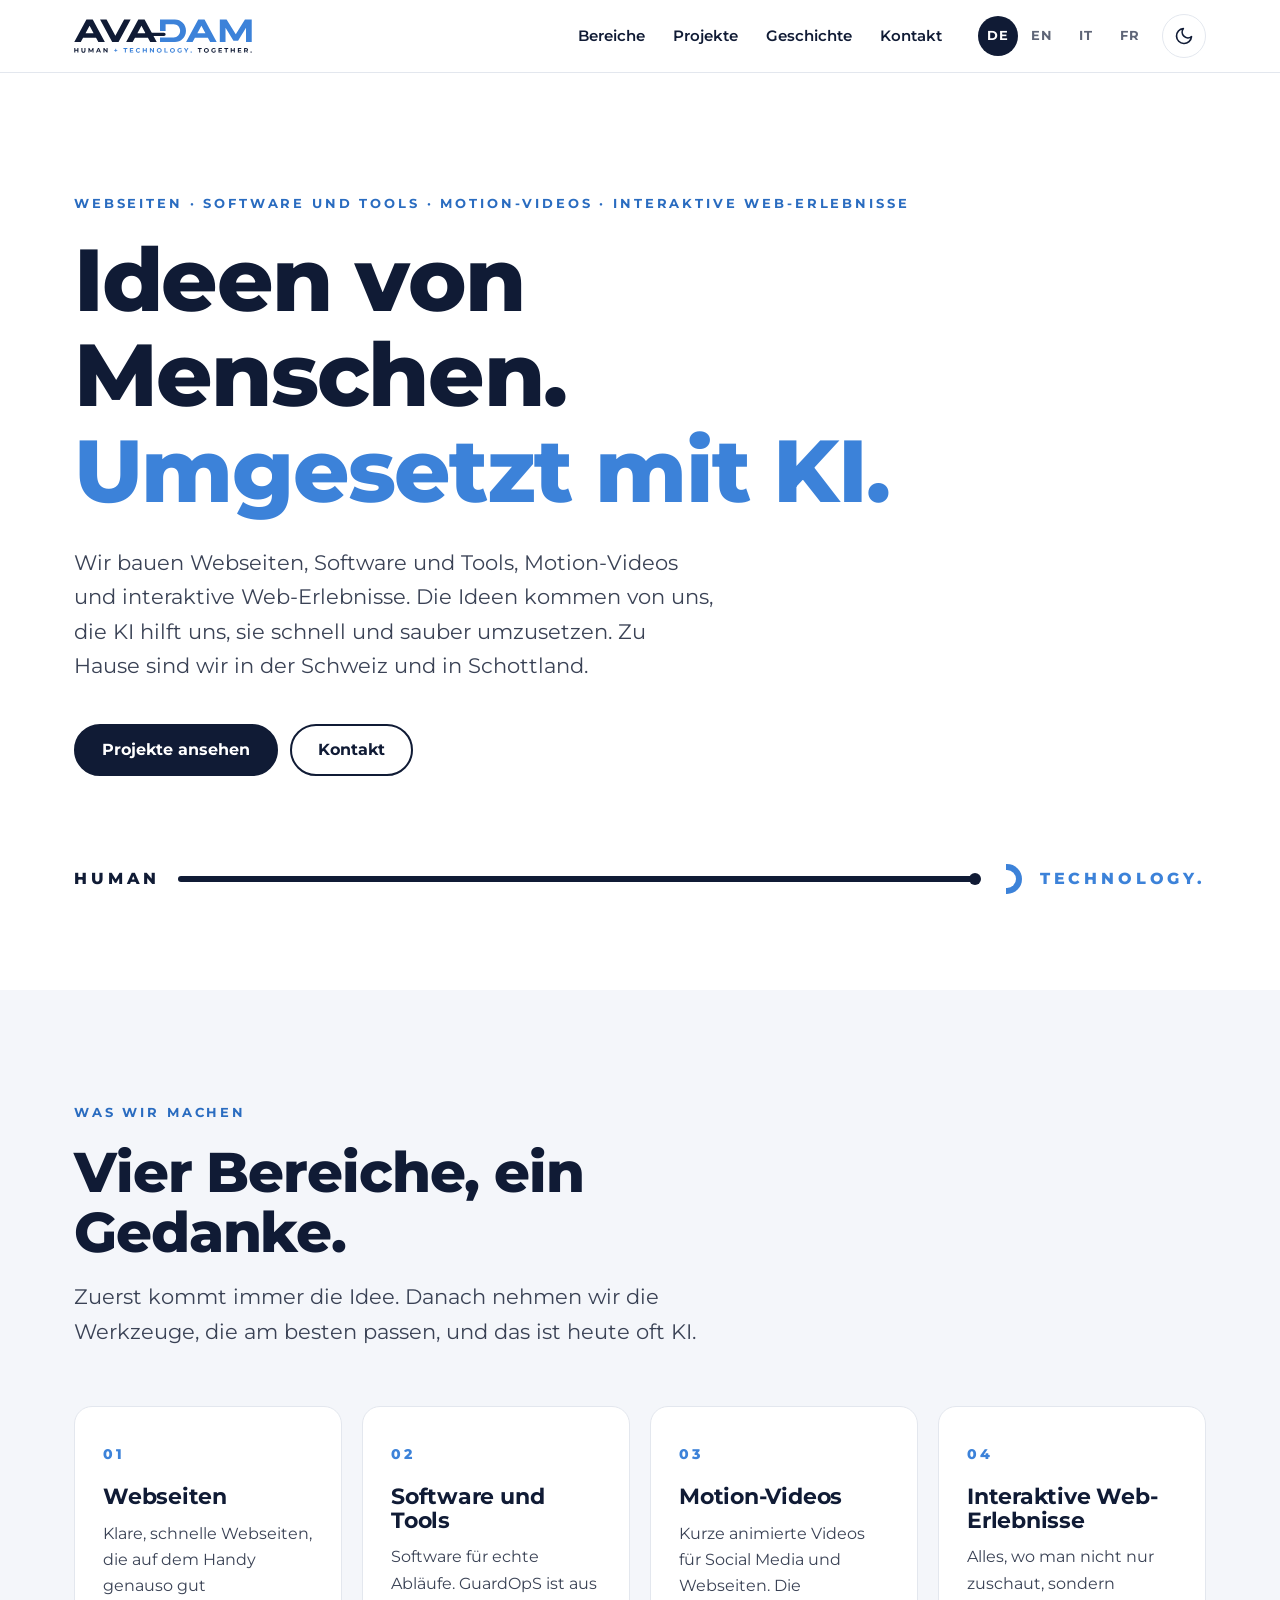
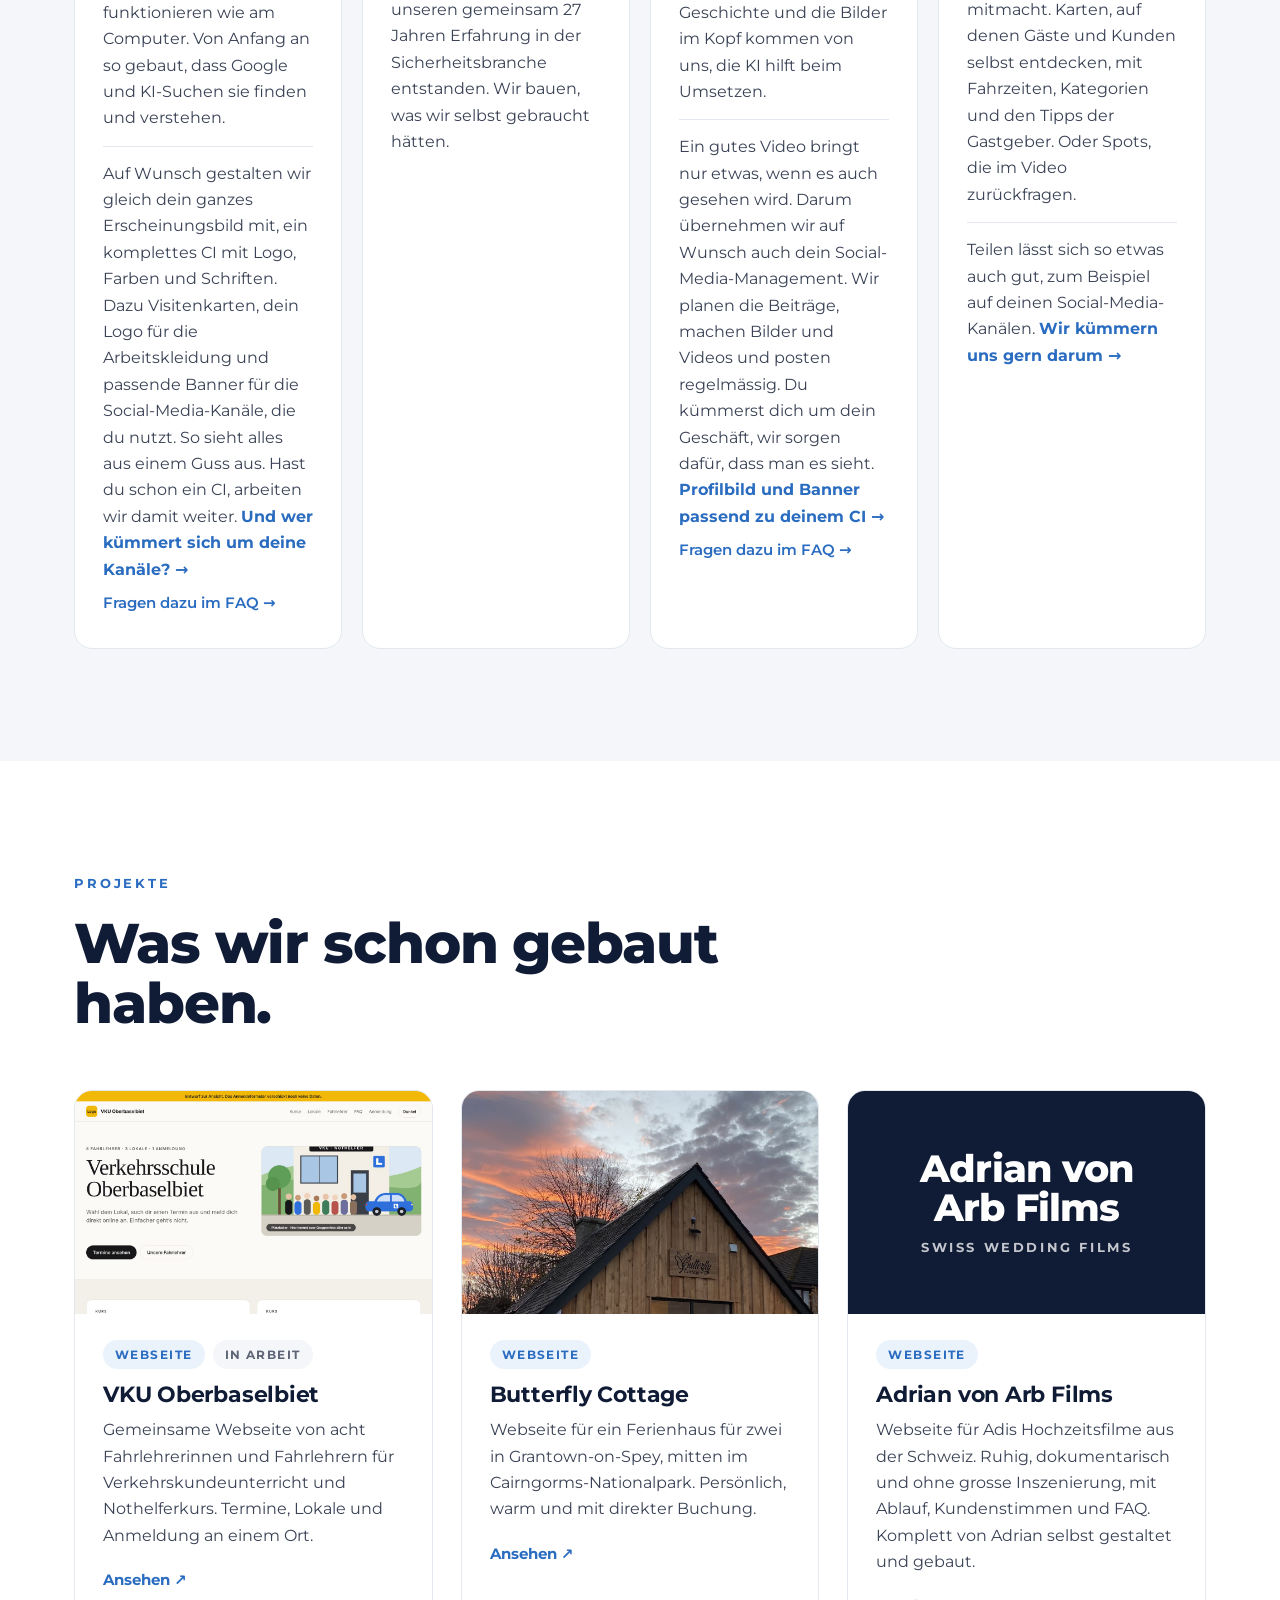
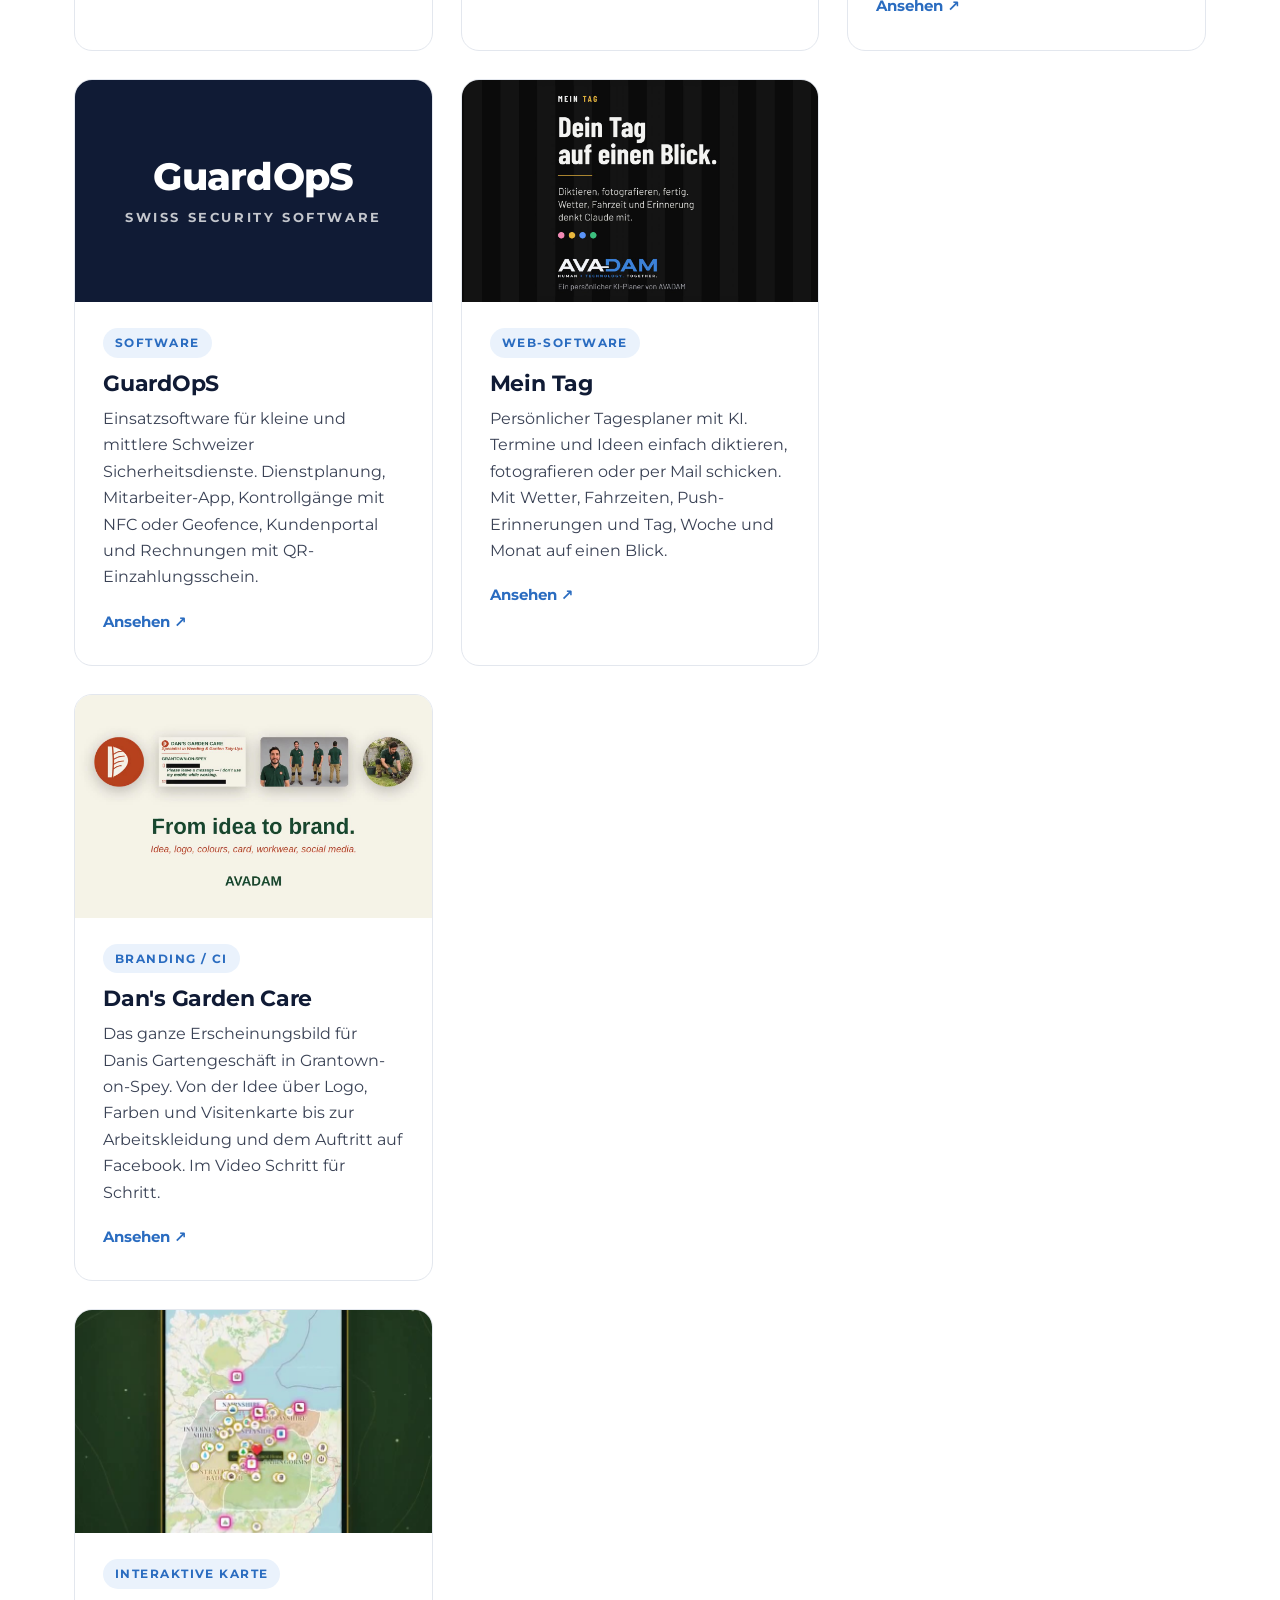
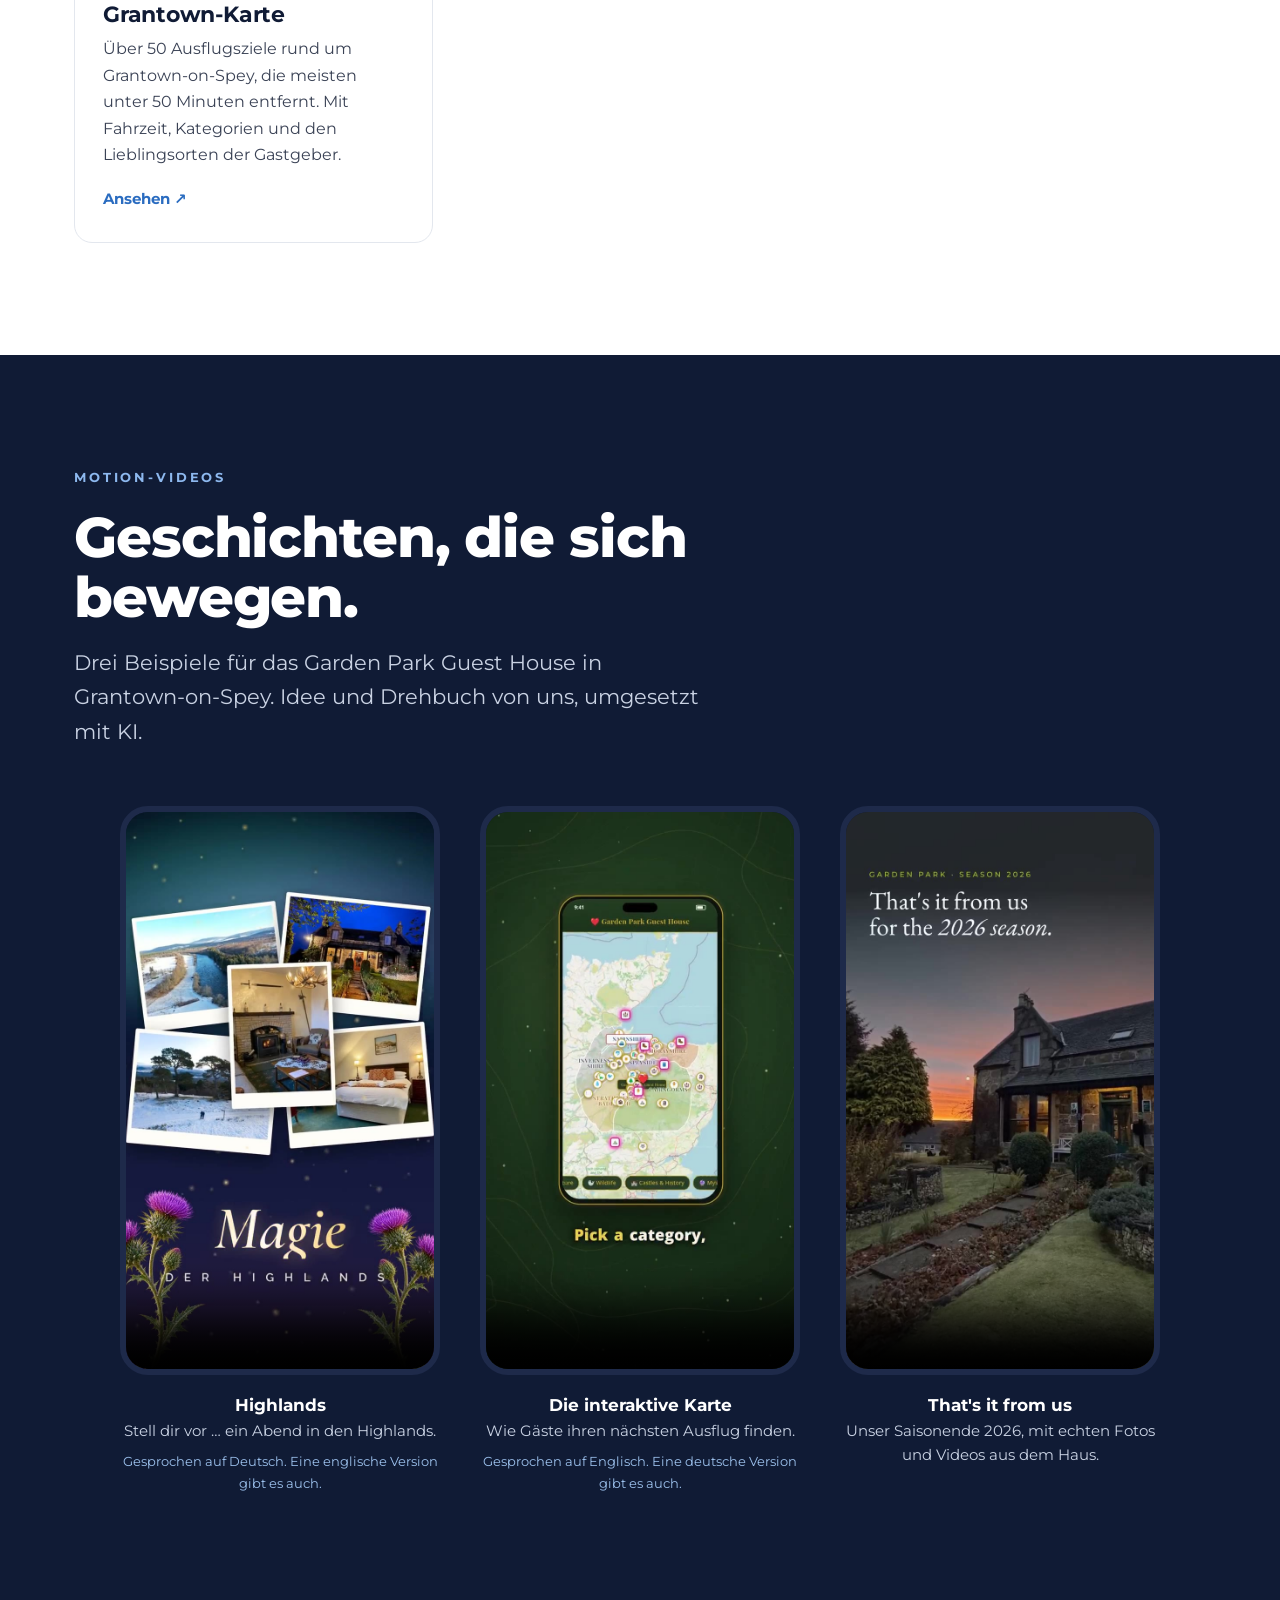
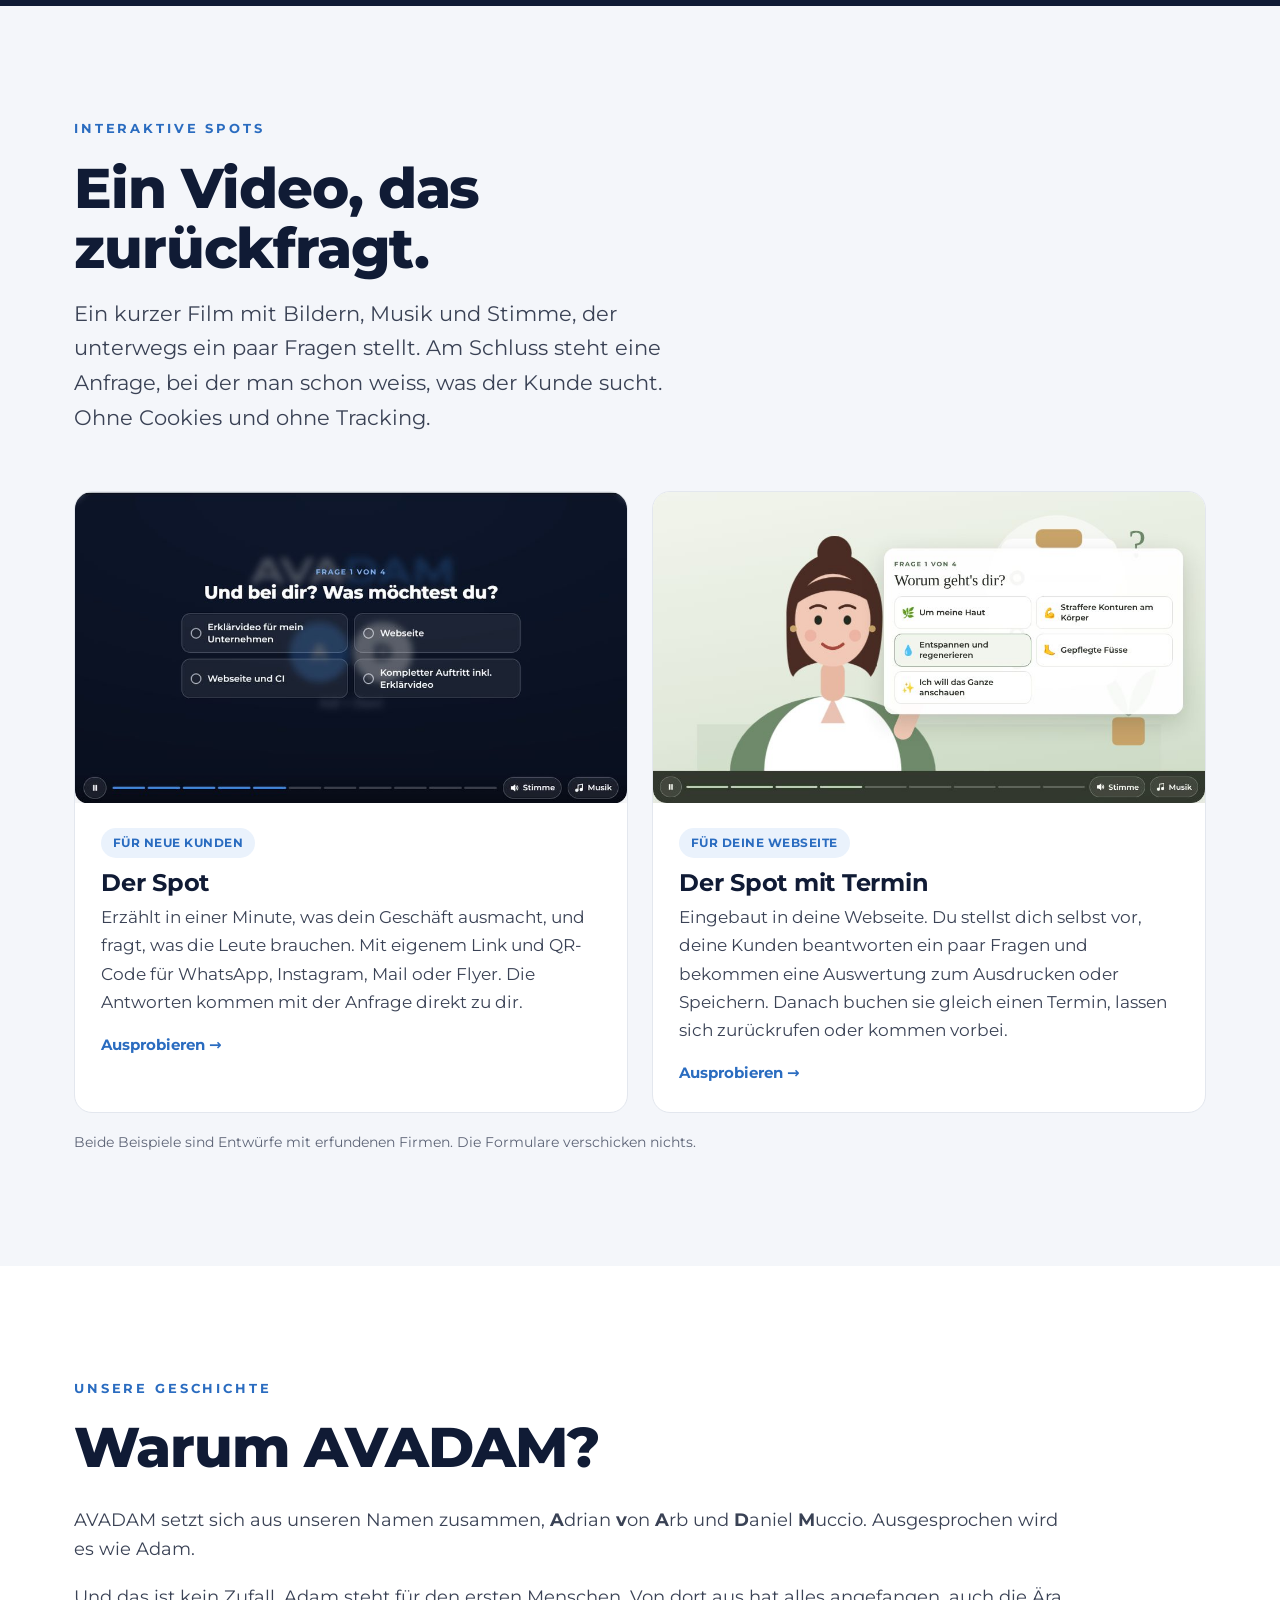
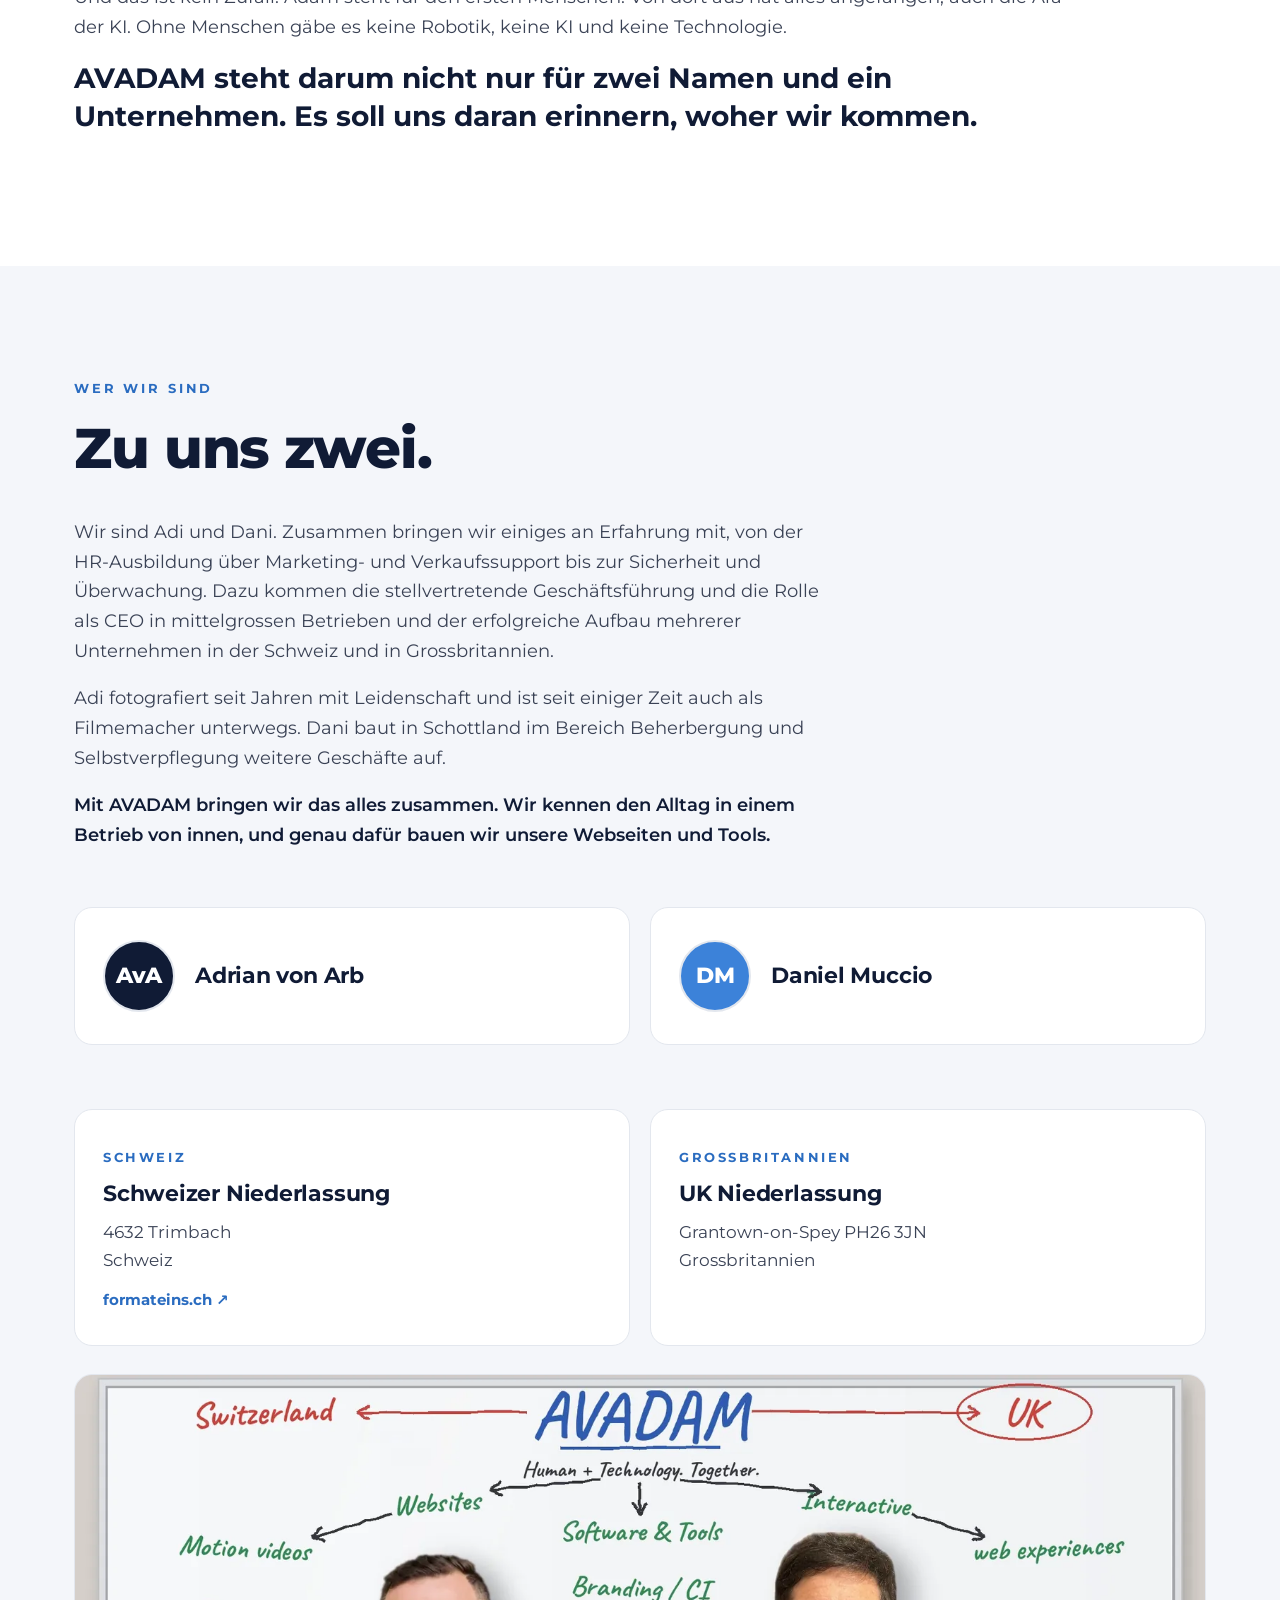
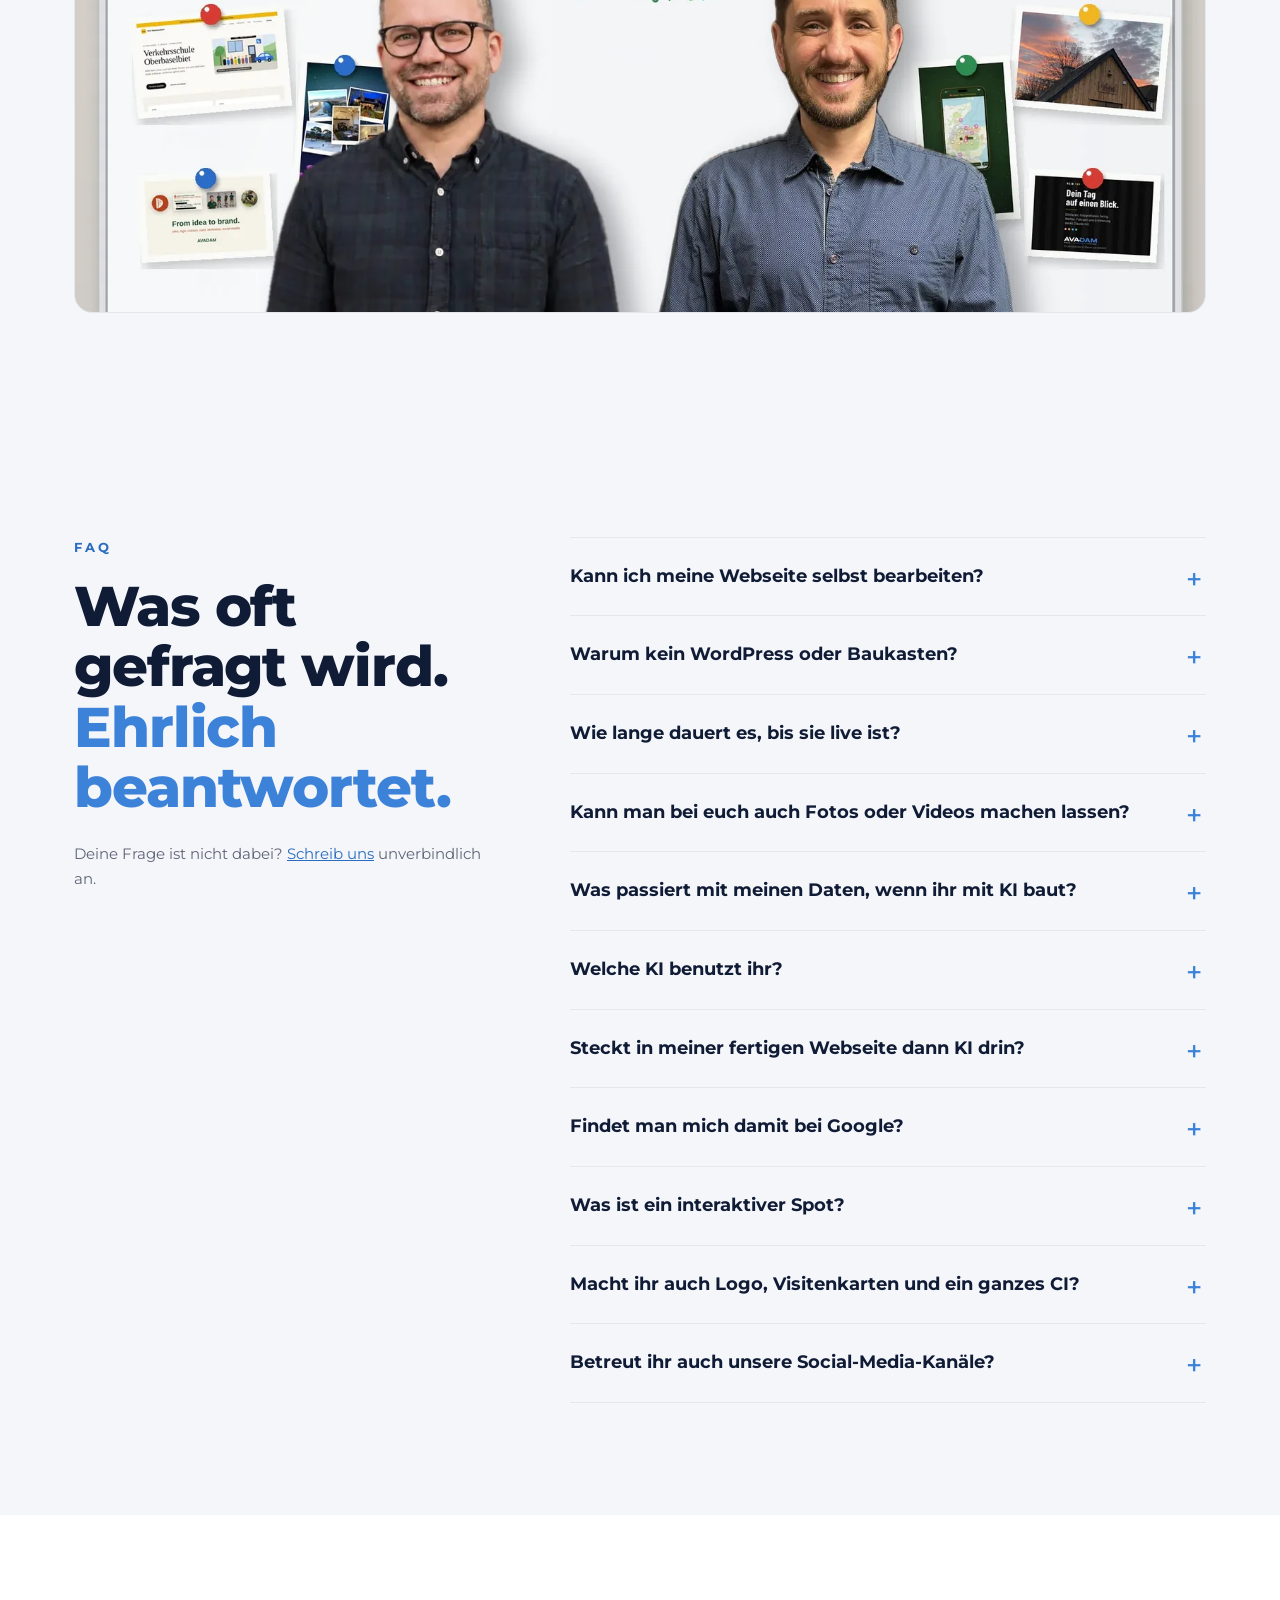
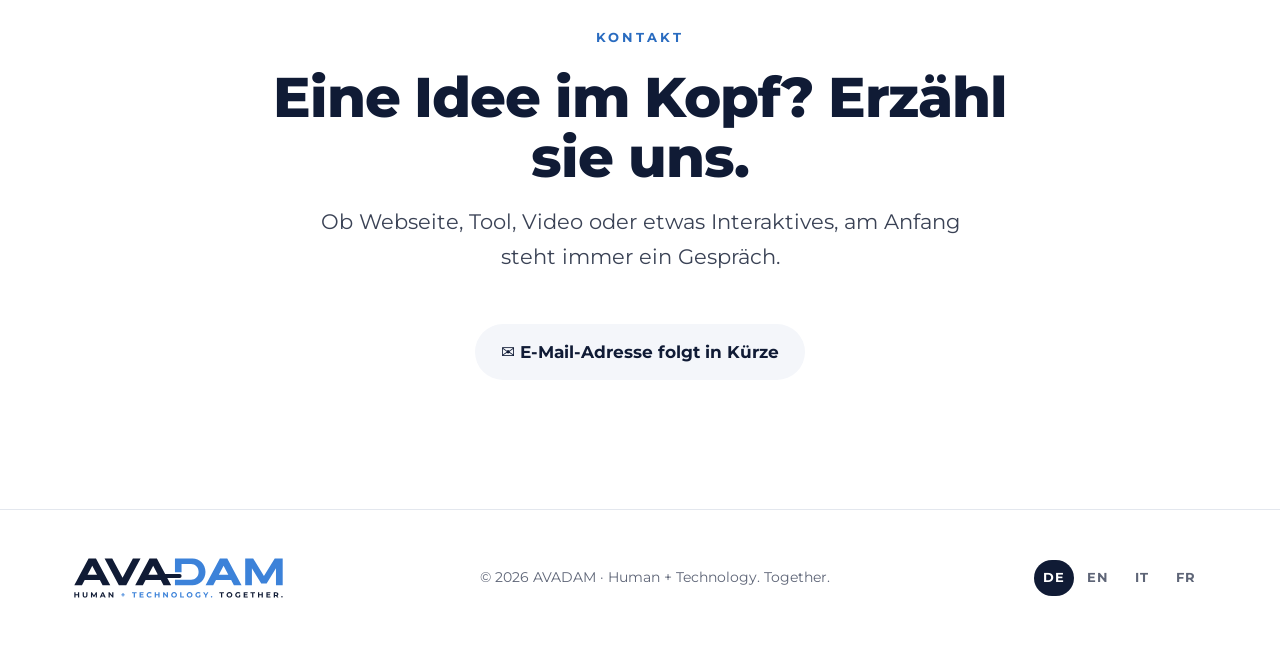
<file: index.html>
<!doctype html>
<html lang="de">
<head>
<meta charset="utf-8">
<meta name="viewport" content="width=device-width, initial-scale=1">
<title>AVADAM · Webseiten, Software und Tools, Motion-Videos und interaktive Web-Erlebnisse mit KI</title>
<meta name="description" content="AVADAM baut Webseiten, Software und Tools, Motion-Videos und interaktive Web-Erlebnisse. Die Ideen kommen von uns, umgesetzt wird mit KI. Aus Trimbach (Schweiz) und Grantown-on-Spey (Schottland).">
<meta name="robots" content="index, follow, max-image-preview:large, max-snippet:-1, max-video-preview:-1">
<meta name="author" content="AVADAM · Adrian von Arb, Daniel Muccio">
<link rel="canonical" href="https://avadam26.github.io/avadam/">
<link rel="alternate" hreflang="de" href="https://avadam26.github.io/avadam/">
<link rel="alternate" hreflang="en" href="https://avadam26.github.io/avadam/en/">
<link rel="alternate" hreflang="it" href="https://avadam26.github.io/avadam/it/">
<link rel="alternate" hreflang="fr" href="https://avadam26.github.io/avadam/fr/">
<link rel="alternate" hreflang="x-default" href="https://avadam26.github.io/avadam/">
<meta property="og:type" content="website">
<meta property="og:site_name" content="AVADAM">
<meta property="og:title" content="AVADAM · Webseiten, Software und Tools, Motion-Videos und interaktive Web-Erlebnisse mit KI">
<meta property="og:description" content="AVADAM baut Webseiten, Software und Tools, Motion-Videos und interaktive Web-Erlebnisse. Die Ideen kommen von uns, umgesetzt wird mit KI. Aus Trimbach (Schweiz) und Grantown-on-Spey (Schottland).">
<meta property="og:url" content="https://avadam26.github.io/avadam/">
<meta property="og:image" content="https://avadam26.github.io/avadam/assets/og-image.png">
<meta property="og:image:width" content="1200">
<meta property="og:image:height" content="630">
<meta property="og:image:alt" content="AVADAM Logo, Human + Technology. Together.">
<meta property="og:locale" content="de_CH">
<meta property="og:locale:alternate" content="en_GB">
<meta property="og:locale:alternate" content="it_CH">
<meta property="og:locale:alternate" content="fr_CH">
<meta name="twitter:card" content="summary_large_image">
<meta name="theme-color" content="#FFFFFF" media="(prefers-color-scheme: light)">
<meta name="theme-color" content="#0A1020" media="(prefers-color-scheme: dark)">
<script>try{var m=localStorage.getItem("avadam-theme");if(m)document.documentElement.dataset.theme=m}catch(e){}</script>
<link rel="icon" href="favicon.ico" sizes="32x32">
<link rel="icon" href="assets/favicon.svg" type="image/svg+xml">
<link rel="apple-touch-icon" href="assets/apple-touch-icon.png">
<link rel="preload" href="assets/fonts/montserrat-latin-800-normal.woff2" as="font" type="font/woff2" crossorigin>
<link rel="stylesheet" href="assets/style.css?v=a1259b9a">
<link rel="alternate" type="text/plain" href="https://avadam26.github.io/avadam/llms.txt" title="LLM summary">
<script type="application/ld+json">
{
 "@context": "https://schema.org",
 "@graph": [
  {
   "@type": "Organization",
   "@id": "https://avadam26.github.io/avadam/#org",
   "name": "AVADAM",
   "alternateName": [
    "AVA-DAM",
    "AVA DAM"
   ],
   "url": "https://avadam26.github.io/avadam/",
   "logo": "https://avadam26.github.io/avadam/assets/avadam-logo.svg",
   "image": "https://avadam26.github.io/avadam/assets/og-image.png",
   "slogan": "Human + Technology. Together.",
   "description": "AVADAM builds websites, software and tools, motion videos and interactive web experiences. The ideas are ours, the build is done with AI. Based in Trimbach (Switzerland) and Grantown-on-Spey (Scotland).",
   "founder": [
    {
     "@type": "Person",
     "name": "Adrian von Arb"
    },
    {
     "@type": "Person",
     "name": "Daniel Muccio"
    }
   ],
   "address": [
    {
     "@type": "PostalAddress",
     "postalCode": "4632",
     "addressLocality": "Trimbach",
     "addressCountry": "CH"
    },
    {
     "@type": "PostalAddress",
     "postalCode": "PH26 3JN",
     "addressLocality": "Grantown-on-Spey",
     "addressRegion": "Scotland",
     "addressCountry": "GB"
    }
   ],
   "knowsAbout": [
    "Web design",
    "Websites",
    "Software development",
    "Motion design",
    "Interactive maps",
    "Interactive web experiences",
    "Artificial intelligence",
    "SEO"
   ],
   "knowsLanguage": [
    "de",
    "en",
    "it",
    "fr"
   ]
  },
  {
   "@type": "WebSite",
   "@id": "https://avadam26.github.io/avadam/#website",
   "url": "https://avadam26.github.io/avadam/",
   "name": "AVADAM",
   "inLanguage": [
    "de",
    "en",
    "it",
    "fr"
   ],
   "publisher": {
    "@id": "https://avadam26.github.io/avadam/#org"
   }
  },
  {
   "@type": "WebPage",
   "@id": "https://avadam26.github.io/avadam/#page",
   "url": "https://avadam26.github.io/avadam/",
   "name": "AVADAM · Webseiten, Software und Tools, Motion-Videos und interaktive Web-Erlebnisse mit KI",
   "description": "AVADAM baut Webseiten, Software und Tools, Motion-Videos und interaktive Web-Erlebnisse. Die Ideen kommen von uns, umgesetzt wird mit KI. Aus Trimbach (Schweiz) und Grantown-on-Spey (Schottland).",
   "inLanguage": "de",
   "isPartOf": {
    "@id": "https://avadam26.github.io/avadam/#website"
   },
   "about": {
    "@id": "https://avadam26.github.io/avadam/#org"
   },
   "primaryImageOfPage": "https://avadam26.github.io/avadam/assets/og-image.png"
  },
  {
   "@type": "ItemList",
   "name": "Was wir schon gebaut haben.",
   "itemListElement": [
    {
     "@type": "ListItem",
     "position": 1,
     "item": {
      "@type": "CreativeWork",
      "name": "VKU Oberbaselbiet",
      "description": "Gemeinsame Webseite von acht Fahrlehrerinnen und Fahrlehrern für Verkehrskundeunterricht und Nothelferkurs. Termine, Lokale und Anmeldung an einem Ort.",
      "url": "https://avadam26.github.io/vku-entwurf/",
      "creator": {
       "@id": "https://avadam26.github.io/avadam/#org"
      }
     }
    },
    {
     "@type": "ListItem",
     "position": 2,
     "item": {
      "@type": "CreativeWork",
      "name": "Butterfly Cottage",
      "description": "Webseite für ein Ferienhaus für zwei in Grantown-on-Spey, mitten im Cairngorms-Nationalpark. Persönlich, warm und mit direkter Buchung.",
      "url": "https://www.butterfly-cottage.co.uk",
      "creator": {
       "@id": "https://avadam26.github.io/avadam/#org"
      }
     }
    },
    {
     "@type": "ListItem",
     "position": 3,
     "item": {
      "@type": "CreativeWork",
      "name": "Adrian von Arb Films",
      "description": "Webseite für Adis Hochzeitsfilme aus der Schweiz. Ruhig, dokumentarisch und ohne grosse Inszenierung, mit Ablauf, Kundenstimmen und FAQ. Komplett von Adrian selbst gestaltet und gebaut.",
      "url": "https://adrianvonarbfilms.ch/",
      "creator": {
       "@id": "https://avadam26.github.io/avadam/#org"
      }
     }
    },
    {
     "@type": "ListItem",
     "position": 4,
     "item": {
      "@type": "CreativeWork",
      "name": "Grantown-Karte",
      "description": "Über 50 Ausflugsziele rund um Grantown-on-Spey, die meisten unter 50 Minuten entfernt. Mit Fahrzeit, Kategorien und den Lieblingsorten der Gastgeber.",
      "url": "https://www.butterfly-cottage.co.uk/grantown/grantown-map.html",
      "creator": {
       "@id": "https://avadam26.github.io/avadam/#org"
      }
     }
    },
    {
     "@type": "ListItem",
     "position": 5,
     "item": {
      "@type": "SoftwareApplication",
      "applicationCategory": "BusinessApplication",
      "operatingSystem": "Web",
      "name": "GuardOpS",
      "description": "Einsatzsoftware für kleine und mittlere Schweizer Sicherheitsdienste. Dienstplanung, Mitarbeiter-App, Kontrollgänge mit NFC oder Geofence, Kundenportal und Rechnungen mit QR-Einzahlungsschein.",
      "url": "https://guardops.ch/",
      "creator": {
       "@id": "https://avadam26.github.io/avadam/#org"
      }
     }
    },
    {
     "@type": "ListItem",
     "position": 6,
     "item": {
      "@type": "SoftwareApplication",
      "applicationCategory": "LifestyleApplication",
      "operatingSystem": "Web",
      "name": "Mein Tag",
      "description": "Persönlicher Tagesplaner mit KI. Termine und Ideen einfach diktieren, fotografieren oder per Mail schicken. Mit Wetter, Fahrzeiten, Push-Erinnerungen und Tag, Woche und Monat auf einen Blick.",
      "url": "https://avadam26.github.io/avadam/media/meintag.mp4",
      "creator": {
       "@id": "https://avadam26.github.io/avadam/#org"
      }
     }
    },
    {
     "@type": "ListItem",
     "position": 7,
     "item": {
      "@type": "CreativeWork",
      "name": "Dan's Garden Care",
      "description": "Das ganze Erscheinungsbild für Danis Gartengeschäft in Grantown-on-Spey. Von der Idee über Logo, Farben und Visitenkarte bis zur Arbeitskleidung und dem Auftritt auf Facebook. Im Video Schritt für Schritt.",
      "url": "https://avadam26.github.io/avadam/media/dans-ci.mp4",
      "creator": {
       "@id": "https://avadam26.github.io/avadam/#org"
      }
     }
    }
   ]
  },
  {
   "@type": "FAQPage",
   "@id": "https://avadam26.github.io/avadam/#faq",
   "inLanguage": "de",
   "mainEntity": [
    {
     "@type": "Question",
     "name": "Kann ich meine Webseite selbst bearbeiten?",
     "acceptedAnswer": {
      "@type": "Answer",
      "text": "Nicht über ein Login, und das ist Absicht. Ohne CMS gibt es keine Updates, keine Erweiterungen und nichts, was über Nacht kaputtgeht. Änderungen schickst du uns, wir setzen sie um und verrechnen den Aufwand. Kein Abo."
     }
    },
    {
     "@type": "Question",
     "name": "Warum kein WordPress oder Baukasten?",
     "acceptedAnswer": {
      "@type": "Answer",
      "text": "Für eine Seite, die zeigt, was du machst, ist das zu viel Maschine. Laufende Updates, Sicherheitslücken, monatliche Gebühren. Von Hand gebaut lädt sie schneller, ist sicherer und kostet im Betrieb nach einem einmaligen Anschaffungsaufwand nur noch Hosting und Domain."
     }
    },
    {
     "@type": "Question",
     "name": "Wie lange dauert es, bis sie live ist?",
     "acceptedAnswer": {
      "@type": "Answer",
      "text": "Üblich sind rund zwei Monate ab Zusage. Am meisten Zeit brauchen Texte und Bilder, nicht der Bau. Hast du einen festen Termin, dann sag es uns von Anfang an. Wir sagen dir ehrlich, ob es machbar ist."
     }
    },
    {
     "@type": "Question",
     "name": "Kann man bei euch auch Fotos oder Videos machen lassen?",
     "acceptedAnswer": {
      "@type": "Answer",
      "text": "Ja, Adrian ist leidenschaftlicher Fotograf und Filmemacher. Fehlen gute Bilder, kannst du das optional dazubuchen, direkt bei dir vor Ort, zum Beispiel im Unternehmen. So passen Bilder, Videos und Seite perfekt zusammen, alles aus einer Hand."
     }
    },
    {
     "@type": "Question",
     "name": "Was passiert mit meinen Daten, wenn ihr mit KI baut?",
     "acceptedAnswer": {
      "@type": "Answer",
      "text": "Die KI ist bei uns ein Werkzeug, so wie früher Photoshop oder ein Code-Editor. Wir geben nur das ein, was sowieso auf deine Seite kommt, also Texte, Bilder und Angaben, die du veröffentlichen willst. Kundenlisten, Passwörter oder Daten deiner Kunden brauchen wir dafür nicht und wollen wir auch nicht. Die Ideen, die Entscheidungen und die Kontrolle bleiben bei uns zwei, jede Zeile schauen wir selbst an."
     }
    },
    {
     "@type": "Question",
     "name": "Welche KI benutzt ihr?",
     "acceptedAnswer": {
      "@type": "Answer",
      "text": "Verschiedene, das hängt ganz vom Auftrag ab. Für Texte und Code nehmen wir andere Werkzeuge als für Bilder oder Videos. Gratis-Versionen nutzen wir nicht, wir arbeiten mit bezahlten Abos. So haben wir die besseren Werkzeuge und mehr Kontrolle darüber, was mit den Daten passiert, für dich und für uns."
     }
    },
    {
     "@type": "Question",
     "name": "Steckt in meiner fertigen Webseite dann KI drin?",
     "acceptedAnswer": {
      "@type": "Answer",
      "text": "Nein. Die fertige Seite ist ganz normales HTML, ohne KI, ohne Tracking und ohne Cookies, solange du nichts anderes willst. Sie sammelt nichts über deine Besucher. Willst du später doch Statistiken oder ein Kontaktformular, besprechen wir das vorher und passen die Datenschutzerklärung entsprechend an."
     }
    },
    {
     "@type": "Question",
     "name": "Findet man mich damit bei Google?",
     "acceptedAnswer": {
      "@type": "Answer",
      "text": "Die Seite ist so gebaut, dass Google sie gut lesen kann, mit sauberem Aufbau, schneller Ladezeit und den nötigen Angaben im Hintergrund. Einen Platz ganz oben garantiert dir niemand, ehrlich. Für Suchen in der Region zählt zusätzlich dein Google-Unternehmensprofil. Wir helfen dir gern dabei, einrichten musst du es aber selbst."
     }
    },
    {
     "@type": "Question",
     "name": "Was ist ein interaktiver Spot?",
     "acceptedAnswer": {
      "@type": "Answer",
      "text": "Ein kurzes Video, das nicht einfach durchläuft, sondern zwischendurch Fragen stellt. Je nach Antwort geht es anders weiter. Am Schluss bekommst du eine Anfrage mit allen Antworten, oder deine Kunden buchen direkt einen Termin. Dafür braucht es keine Cookies und kein Tracking, die Leute geben die Antworten freiwillig."
     }
    },
    {
     "@type": "Question",
     "name": "Macht ihr auch Logo, Visitenkarten und ein ganzes CI?",
     "acceptedAnswer": {
      "@type": "Answer",
      "text": "Ja, zusammen mit der Webseite oder auch für sich allein. Wir gestalten dein Erscheinungsbild mit Logo, Farben und Schriften, dazu Visitenkarten, dein Logo für die Arbeitskleidung und Banner für deine Social-Media-Kanäle. Hast du schon ein CI, bauen wir darauf auf und ändern nichts ohne Absprache."
     }
    },
    {
     "@type": "Question",
     "name": "Betreut ihr auch unsere Social-Media-Kanäle?",
     "acceptedAnswer": {
      "@type": "Answer",
      "text": "Ja. Wir planen die Beiträge, machen Bilder und Videos und posten regelmässig auf den Kanälen, die du nutzt. Am besten zusammen mit unseren Motion-Videos, dann passt alles zusammen. Was gezeigt wird und was nicht, entscheidest du."
     }
    }
   ]
  },
  {
   "@type": "VideoObject",
   "name": "Highlands · Garden Park Guest House",
   "description": "Stell dir vor … ein Abend in den Highlands.",
   "thumbnailUrl": "https://avadam26.github.io/avadam/media/highlands-poster.jpg",
   "contentUrl": "https://avadam26.github.io/avadam/media/highlands.mp4",
   "uploadDate": "2026-10-21",
   "inLanguage": "de",
   "creator": {
    "@id": "https://avadam26.github.io/avadam/#org"
   }
  },
  {
   "@type": "VideoObject",
   "name": "Die interaktive Karte · Garden Park Guest House",
   "description": "Wie Gäste ihren nächsten Ausflug finden.",
   "thumbnailUrl": "https://avadam26.github.io/avadam/media/karte-poster.jpg",
   "contentUrl": "https://avadam26.github.io/avadam/media/karte.mp4",
   "uploadDate": "2026-10-21",
   "inLanguage": "de",
   "creator": {
    "@id": "https://avadam26.github.io/avadam/#org"
   }
  },
  {
   "@type": "VideoObject",
   "name": "That's it from us · Garden Park Guest House",
   "description": "Unser Saisonende 2026, mit echten Fotos und Videos aus dem Haus.",
   "thumbnailUrl": "https://avadam26.github.io/avadam/media/saisonende-poster.jpg",
   "contentUrl": "https://avadam26.github.io/avadam/media/saisonende.mp4",
   "uploadDate": "2026-10-21",
   "inLanguage": "de",
   "creator": {
    "@id": "https://avadam26.github.io/avadam/#org"
   }
  }
 ]
}
</script>
</head>
<body>
<a class="skip" href="#inhalt">Zum Inhalt springen</a>
<header class="top">
<div class="wrap">
<a class="brand" href="./" aria-label="AVADAM"><img class="logo-light" src="assets/avadam-logo.svg" alt="AVADAM Logo, Human + Technology. Together." width="668" height="126"><img class="logo-dark" src="assets/avadam-logo-dark.svg" alt="" aria-hidden="true" width="668" height="126"></a>
<div class="nav"><nav class="links nav" aria-label="Menu"><a href="#bereiche">Bereiche</a><a href="#projekte">Projekte</a><a href="#geschichte">Geschichte</a><a href="#kontakt">Kontakt</a></nav><div class="right"><nav class="langs" aria-label="Sprache wählen"><a href="./" hreflang="de" lang="de" title="Deutsch" aria-current="true">DE</a><a href="en/" hreflang="en" lang="en" title="English">EN</a><a href="it/" hreflang="it" lang="it" title="Italiano">IT</a><a href="fr/" hreflang="fr" lang="fr" title="Français">FR</a></nav><button type="button" class="theme" id="theme" aria-label="Hell oder dunkel umschalten" title="Hell oder dunkel umschalten"><svg class="moon" viewBox="0 0 24 24" fill="none" stroke="currentColor" stroke-width="2" stroke-linecap="round" stroke-linejoin="round" aria-hidden="true"><path d="M21 12.8A9 9 0 1 1 11.2 3a7 7 0 0 0 9.8 9.8z"/></svg><svg class="sun" viewBox="0 0 24 24" fill="none" stroke="currentColor" stroke-width="2" stroke-linecap="round" aria-hidden="true"><circle cx="12" cy="12" r="4.5"/><path d="M12 2v2M12 20v2M4.9 4.9l1.4 1.4M17.7 17.7l1.4 1.4M2 12h2M20 12h2M4.9 19.1l1.4-1.4M17.7 6.3l1.4-1.4"/></svg></button><button type="button" class="burger" id="burger" aria-expanded="false" aria-controls="mmenu" aria-label="Menü"><span></span><span></span><span></span></button></div></div>
</div>
<div class="mpanel" id="mmenu" hidden><nav class="mlinks" aria-label="Menü"><a href="#bereiche">Bereiche</a><a href="#projekte">Projekte</a><a href="#geschichte">Geschichte</a><a href="#kontakt">Kontakt</a></nav><nav class="langs" aria-label="Sprache wählen"><a href="./" hreflang="de" lang="de" title="Deutsch" aria-current="true">DE</a><a href="en/" hreflang="en" lang="en" title="English">EN</a><a href="it/" hreflang="it" lang="it" title="Italiano">IT</a><a href="fr/" hreflang="fr" lang="fr" title="Français">FR</a></nav></div>
</header>

<main id="inhalt">
<section class="hero" aria-labelledby="h1">
<div class="wrap">
<span class="eyebrow">Webseiten · Software und Tools · Motion-Videos · Interaktive Web-Erlebnisse</span>
<h1 id="h1">Ideen von Menschen. <span class="accent">Umgesetzt mit KI.</span></h1>
<p class="lead">Wir bauen Webseiten, Software und Tools, Motion-Videos und interaktive Web-Erlebnisse. Die Ideen kommen von uns, die KI hilft uns, sie schnell und sauber umzusetzen. Zu Hause sind wir in der Schweiz und in Schottland.</p>
<div class="btns"><a class="btn primary" href="#projekte">Projekte ansehen</a><a class="btn ghost" href="#kontakt">Kontakt</a></div>
<div class="cable" aria-hidden="true"><span class="h">HUMAN</span><span class="wire"></span><span class="gap"></span><span class="socket"></span><span class="t">TECHNOLOGY.</span></div>
</div>
</section>

<section id="bereiche" class="areas" aria-labelledby="h-areas">
<div class="wrap">
<div class="head"><span class="eyebrow">Was wir machen</span><h2 id="h-areas">Vier Bereiche, ein Gedanke.</h2><p class="lead">Zuerst kommt immer die Idee. Danach nehmen wir die Werkzeuge, die am besten passen, und das ist heute oft KI.</p></div>
<div class="grid4"><article class="card"><span class="num">01</span><h3>Webseiten</h3><p>Klare, schnelle Webseiten, die auf dem Handy genauso gut funktionieren wie am Computer. Von Anfang an so gebaut, dass Google und KI-Suchen sie finden und verstehen.</p><p class="extra" id="ci">Auf Wunsch gestalten wir gleich dein ganzes Erscheinungsbild mit, ein komplettes CI mit Logo, Farben und Schriften. Dazu Visitenkarten, dein Logo für die Arbeitskleidung und passende Banner für die Social-Media-Kanäle, die du nutzt. So sieht alles aus einem Guss aus. Hast du schon ein CI, arbeiten wir damit weiter. <a href="#social-media">Und wer kümmert sich um deine Kanäle? →</a><br><a class="faqlink" href="#faq-ci">Fragen dazu im FAQ →</a></p></article><article class="card"><span class="num">02</span><h3>Software und Tools</h3><p>Software für echte Abläufe. GuardOpS ist aus unseren gemeinsam 27 Jahren Erfahrung in der Sicherheitsbranche entstanden. Wir bauen, was wir selbst gebraucht hätten.</p></article><article class="card"><span class="num">03</span><h3>Motion-Videos</h3><p>Kurze animierte Videos für Social Media und Webseiten. Die Geschichte und die Bilder im Kopf kommen von uns, die KI hilft beim Umsetzen.</p><p class="extra" id="social-media">Ein gutes Video bringt nur etwas, wenn es auch gesehen wird. Darum übernehmen wir auf Wunsch auch dein Social-Media-Management. Wir planen die Beiträge, machen Bilder und Videos und posten regelmässig. Du kümmerst dich um dein Geschäft, wir sorgen dafür, dass man es sieht. <a href="#ci">Profilbild und Banner passend zu deinem CI →</a><br><a class="faqlink" href="#faq-social-media">Fragen dazu im FAQ →</a></p></article><article class="card"><span class="num">04</span><h3>Interaktive Web-Erlebnisse</h3><p>Alles, wo man nicht nur zuschaut, sondern mitmacht. Karten, auf denen Gäste und Kunden selbst entdecken, mit Fahrzeiten, Kategorien und den Tipps der Gastgeber. Oder Spots, die im Video zurückfragen.</p><p class="extra">Teilen lässt sich so etwas auch gut, zum Beispiel auf deinen Social-Media-Kanälen. <a href="#social-media">Wir kümmern uns gern darum →</a></p></article></div>
</div>
</section>

<section id="projekte" aria-labelledby="h-proj">
<div class="wrap">
<div class="head"><span class="eyebrow">Projekte</span><h2 id="h-proj">Was wir schon gebaut haben.</h2></div>
<div class="projects"><a class="proj" href="https://avadam26.github.io/vku-entwurf/" target="_blank" rel="noopener"><div class="pic"><img src="media/vku.jpg" alt="VKU Oberbaselbiet" width="1280" height="800" loading="lazy"></div><div class="body"><div class="tags"><span class="tag">Webseite</span><span class="tag grey">In Arbeit</span></div><h3>VKU Oberbaselbiet</h3><p>Gemeinsame Webseite von acht Fahrlehrerinnen und Fahrlehrern für Verkehrskundeunterricht und Nothelferkurs. Termine, Lokale und Anmeldung an einem Ort.</p><span class="more">Ansehen ↗</span></div></a><a class="proj" href="https://www.butterfly-cottage.co.uk" target="_blank" rel="noopener"><div class="pic"><img src="media/butterfly.jpg" alt="Butterfly Cottage, Grantown-on-Spey" width="1280" height="800" loading="lazy" style="object-position:50% 60%"></div><div class="body"><div class="tags"><span class="tag">Webseite</span></div><h3>Butterfly Cottage</h3><p>Webseite für ein Ferienhaus für zwei in Grantown-on-Spey, mitten im Cairngorms-Nationalpark. Persönlich, warm und mit direkter Buchung.</p><span class="more">Ansehen ↗</span></div></a><a class="proj" href="https://adrianvonarbfilms.ch/" target="_blank" rel="noopener"><div class="pic type navy" aria-hidden="true"><span>Adrian von Arb Films<small>Swiss wedding films</small></span></div><div class="body"><div class="tags"><span class="tag">Webseite</span></div><h3>Adrian von Arb Films</h3><p>Webseite für Adis Hochzeitsfilme aus der Schweiz. Ruhig, dokumentarisch und ohne grosse Inszenierung, mit Ablauf, Kundenstimmen und FAQ. Komplett von Adrian selbst gestaltet und gebaut.</p><span class="more">Ansehen ↗</span></div></a></div><div class="projects"><a class="proj" href="https://guardops.ch/" target="_blank" rel="noopener"><div class="pic type navy" aria-hidden="true"><span>GuardOpS<small>Swiss security software</small></span></div><div class="body"><div class="tags"><span class="tag">Software</span></div><h3>GuardOpS</h3><p>Einsatzsoftware für kleine und mittlere Schweizer Sicherheitsdienste. Dienstplanung, Mitarbeiter-App, Kontrollgänge mit NFC oder Geofence, Kundenportal und Rechnungen mit QR-Einzahlungsschein.</p><span class="more">Ansehen ↗</span></div></a><a class="proj" href="https://avadam26.github.io/avadam/media/meintag.mp4" target="_blank" rel="noopener"><div class="pic"><img src="media/meintag.jpg" alt="Mein Tag" width="1280" height="800" loading="lazy" style="object-position:50% 50%"></div><div class="body"><div class="tags"><span class="tag">Web-Software</span></div><h3>Mein Tag</h3><p>Persönlicher Tagesplaner mit KI. Termine und Ideen einfach diktieren, fotografieren oder per Mail schicken. Mit Wetter, Fahrzeiten, Push-Erinnerungen und Tag, Woche und Monat auf einen Blick.</p><span class="more">Ansehen ↗</span></div></a></div><div class="projects"><a class="proj" href="https://avadam26.github.io/avadam/media/dans-ci.mp4" target="_blank" rel="noopener"><div class="pic"><img src="media/dans-ci.jpg" alt="Dan&#x27;s Garden Care, Logo, Visitenkarte, Arbeitskleidung und Facebook" width="1280" height="800" loading="lazy" style="object-position:50% 40%"></div><div class="body"><div class="tags"><span class="tag">Branding / CI</span></div><h3>Dan&#x27;s Garden Care</h3><p>Das ganze Erscheinungsbild für Danis Gartengeschäft in Grantown-on-Spey. Von der Idee über Logo, Farben und Visitenkarte bis zur Arbeitskleidung und dem Auftritt auf Facebook. Im Video Schritt für Schritt.</p><span class="more">Ansehen ↗</span></div></a></div><div class="projects"><a class="proj" href="https://www.butterfly-cottage.co.uk/grantown/grantown-map.html" target="_blank" rel="noopener"><div class="pic"><img src="media/karte-poster.jpg" alt="Grantown-Karte" width="720" height="1280" loading="lazy" style="object-position:50% 40%"></div><div class="body"><div class="tags"><span class="tag">Interaktive Karte</span></div><h3>Grantown-Karte</h3><p>Über 50 Ausflugsziele rund um Grantown-on-Spey, die meisten unter 50 Minuten entfernt. Mit Fahrzeit, Kategorien und den Lieblingsorten der Gastgeber.</p><span class="more">Ansehen ↗</span></div></a></div>
</div>
</section>

<section id="motion" class="motion" aria-labelledby="h-motion">
<div class="wrap">
<div class="head"><span class="eyebrow">Motion-Videos</span><h2 id="h-motion">Geschichten, die sich bewegen.</h2><p class="lead" style="color:#C9D2E3">Drei Beispiele für das Garden Park Guest House in Grantown-on-Spey. Idee und Drehbuch von uns, umgesetzt mit KI.</p></div>
<div class="reels"><figure class="reel"><video controls playsinline preload="none" poster="media/highlands-poster.jpg" width="720" height="1280" aria-label="Highlands"><source src="media/highlands.mp4" type="video/mp4">Dein Browser kann dieses Video nicht abspielen.</video><figcaption><strong>Highlands</strong>Stell dir vor … ein Abend in den Highlands.<span class="note">Gesprochen auf Deutsch. Eine englische Version gibt es auch.</span></figcaption></figure><figure class="reel"><video controls playsinline preload="none" poster="media/karte-poster.jpg" width="720" height="1280" aria-label="Die interaktive Karte"><source src="media/karte.mp4" type="video/mp4">Dein Browser kann dieses Video nicht abspielen.</video><figcaption><strong>Die interaktive Karte</strong>Wie Gäste ihren nächsten Ausflug finden.<span class="note">Gesprochen auf Englisch. Eine deutsche Version gibt es auch.</span></figcaption></figure><figure class="reel"><video controls playsinline preload="none" poster="media/saisonende-poster.jpg" width="720" height="1280" aria-label="That&#x27;s it from us"><source src="media/saisonende.mp4" type="video/mp4">Dein Browser kann dieses Video nicht abspielen.</video><figcaption><strong>That&#x27;s it from us</strong>Unser Saisonende 2026, mit echten Fotos und Videos aus dem Haus.</figcaption></figure></div>
</div>
</section>

<section id="spots" class="spots" aria-labelledby="h-spots">
<div class="wrap">
<div class="head"><span class="eyebrow">Interaktive Spots</span><h2 id="h-spots">Ein Video, das zurückfragt.</h2><p class="lead">Ein kurzer Film mit Bildern, Musik und Stimme, der unterwegs ein paar Fragen stellt. Am Schluss steht eine Anfrage, bei der man schon weiss, was der Kunde sucht. Ohne Cookies und ohne Tracking.</p></div>
<div class="spotgrid"><a class="spotcard" href="spot/"><div class="pic"><img src="media/spot-1.jpg" alt="Spot massage studio, Frage mit vier Antworten" width="960" height="540" loading="lazy"></div><div class="body"><span class="tag">Für neue Kunden</span><h3>Der Spot</h3><p>Erzählt in einer Minute, was dein Geschäft ausmacht, und fragt, was die Leute brauchen. Mit eigenem Link und QR-Code für WhatsApp, Instagram, Mail oder Flyer. Die Antworten kommen mit der Anfrage direkt zu dir.</p><span class="more">Ausprobieren →</span></div></a><a class="spotcard" href="spot/kosmetik/"><div class="pic"><img src="media/spot-2.jpg" alt="Spot eines Kosmetikstudios mit Frage und Antworten" width="960" height="540" loading="lazy"></div><div class="body"><span class="tag">Für deine Webseite</span><h3>Der Spot mit Termin</h3><p>Eingebaut in deine Webseite. Du stellst dich selbst vor, deine Kunden beantworten ein paar Fragen und bekommen eine Auswertung zum Ausdrucken oder Speichern. Danach buchen sie gleich einen Termin, lassen sich zurückrufen oder kommen vorbei.</p><span class="more">Ausprobieren →</span></div></a></div>
<p class="spotnote">Beide Beispiele sind Entwürfe mit erfundenen Firmen. Die Formulare verschicken nichts.</p>
</div>
</section>

<section id="geschichte" aria-labelledby="h-story">
<div class="wrap story">
<div><span class="eyebrow">Unsere Geschichte</span><h2 id="h-story" style="margin-bottom:28px">Warum <span style="white-space:nowrap">AVADAM</span>?</h2><p>AVADAM setzt sich aus unseren Namen zusammen, <strong>A</strong>drian <strong>v</strong>on <strong>A</strong>rb und <strong>D</strong>aniel <strong>M</strong>uccio. Ausgesprochen wird es wie Adam.</p><p>Und das ist kein Zufall. Adam steht für den ersten Menschen. Von dort aus hat alles angefangen, auch die Ära der KI. Ohne Menschen gäbe es keine Robotik, keine KI und keine Technologie.</p><p class="big">AVADAM steht darum nicht nur für zwei Namen und ein Unternehmen. Es soll uns daran erinnern, woher wir kommen.</p></div>
</div>
</section>

<section id="team" class="areas" aria-labelledby="h-team">
<div class="wrap">
<div class="head"><span class="eyebrow">Wer wir sind</span><h2 id="h-team">Zu uns zwei.</h2></div>
<div class="about"><p>Wir sind Adi und Dani. Zusammen bringen wir einiges an Erfahrung mit, von der HR-Ausbildung über Marketing- und Verkaufssupport bis zur Sicherheit und Überwachung. Dazu kommen die stellvertretende Geschäftsführung und die Rolle als CEO in mittelgrossen Betrieben und der erfolgreiche Aufbau mehrerer Unternehmen in der Schweiz und in Grossbritannien.</p><p>Adi fotografiert seit Jahren mit Leidenschaft und ist seit einiger Zeit auch als Filmemacher unterwegs. Dani baut in Schottland im Bereich Beherbergung und Selbstverpflegung weitere Geschäfte auf.</p><p>Mit AVADAM bringen wir das alles zusammen. Wir kennen den Alltag in einem Betrieb von innen, und genau dafür bauen wir unsere Webseiten und Tools.</p></div>
<div class="duo">
<div class="card person"><span class="mono" aria-hidden="true">AvA</span><h3>Adrian von Arb</h3></div>
<div class="card person"><span class="mono b" aria-hidden="true">DM</span><h3>Daniel Muccio</h3></div>
</div>
<div class="places"><div class="card place"><span class="country">Schweiz</span><h3 style="margin-top:12px">Schweizer Niederlassung</h3><address>4632 Trimbach<br>Schweiz</address><a class="more" href="https://www.formateins.ch/" target="_blank" rel="noopener">formateins.ch ↗</a></div><div class="card place"><span class="country">Grossbritannien</span><h3 style="margin-top:12px">UK Niederlassung</h3><address>Grantown-on-Spey PH26 3JN<br>Grossbritannien</address></div></div>
<figure class="team-photo"><picture>
<source type="image/webp" srcset="media/team-whiteboard-800.webp 800w, media/team-whiteboard-1600.webp 1600w" sizes="(max-width:1200px) 100vw, 1120px">
<img src="media/team-whiteboard-1600.jpg" srcset="media/team-whiteboard-800.jpg 800w, media/team-whiteboard-1600.jpg 1600w" sizes="(max-width:1200px) 100vw, 1120px" alt="Adrian von Arb und Daniel Muccio vor einem Whiteboard mit AVADAM, den Standorten Schweiz und UK, unseren Bereichen und Fotos unserer Projekte" width="1600" height="760" loading="lazy" decoding="async">
</picture></figure>
</div>
</section>

<section id="faq" class="faq" aria-labelledby="h-faq">
<div class="wrap">
<div class="faq-grid">
<div class="faq-intro"><span class="eyebrow">FAQ</span><h2 id="h-faq">Was oft gefragt wird. <span class="accent">Ehrlich beantwortet.</span></h2>
<p class="note">Deine Frage ist nicht dabei? <a href="#kontakt">Schreib uns</a> unverbindlich an.</p></div>
<div class="faq-list">
<details><summary>Kann ich meine Webseite selbst bearbeiten?</summary><p>Nicht über ein Login, und das ist Absicht. Ohne CMS gibt es keine Updates, keine Erweiterungen und nichts, was über Nacht kaputtgeht. Änderungen schickst du uns, wir setzen sie um und verrechnen den Aufwand. Kein Abo.</p></details>
<details><summary>Warum kein WordPress oder Baukasten?</summary><p>Für eine Seite, die zeigt, was du machst, ist das zu viel Maschine. Laufende Updates, Sicherheitslücken, monatliche Gebühren. Von Hand gebaut lädt sie schneller, ist sicherer und kostet im Betrieb nach einem einmaligen Anschaffungsaufwand nur noch Hosting und Domain.</p></details>
<details><summary>Wie lange dauert es, bis sie live ist?</summary><p>Üblich sind rund zwei Monate ab Zusage. Am meisten Zeit brauchen Texte und Bilder, nicht der Bau. Hast du einen festen Termin, dann sag es uns von Anfang an. Wir sagen dir ehrlich, ob es machbar ist.</p></details>
<details><summary>Kann man bei euch auch Fotos oder Videos machen lassen?</summary><p>Ja, Adrian ist leidenschaftlicher Fotograf und Filmemacher. Fehlen gute Bilder, kannst du das optional dazubuchen, direkt bei dir vor Ort, zum Beispiel im Unternehmen. So passen Bilder, Videos und Seite perfekt zusammen, alles aus einer Hand.</p></details>
<details><summary>Was passiert mit meinen Daten, wenn ihr mit KI baut?</summary><p>Die KI ist bei uns ein Werkzeug, so wie früher Photoshop oder ein Code-Editor. Wir geben nur das ein, was sowieso auf deine Seite kommt, also Texte, Bilder und Angaben, die du veröffentlichen willst. Kundenlisten, Passwörter oder Daten deiner Kunden brauchen wir dafür nicht und wollen wir auch nicht. Die Ideen, die Entscheidungen und die Kontrolle bleiben bei uns zwei, jede Zeile schauen wir selbst an.</p></details>
<details><summary>Welche KI benutzt ihr?</summary><p>Verschiedene, das hängt ganz vom Auftrag ab. Für Texte und Code nehmen wir andere Werkzeuge als für Bilder oder Videos. Gratis-Versionen nutzen wir nicht, wir arbeiten mit bezahlten Abos. So haben wir die besseren Werkzeuge und mehr Kontrolle darüber, was mit den Daten passiert, für dich und für uns.</p></details>
<details><summary>Steckt in meiner fertigen Webseite dann KI drin?</summary><p>Nein. Die fertige Seite ist ganz normales HTML, ohne KI, ohne Tracking und ohne Cookies, solange du nichts anderes willst. Sie sammelt nichts über deine Besucher. Willst du später doch Statistiken oder ein Kontaktformular, besprechen wir das vorher und passen die Datenschutzerklärung entsprechend an.</p></details>
<details><summary>Findet man mich damit bei Google?</summary><p>Die Seite ist so gebaut, dass Google sie gut lesen kann, mit sauberem Aufbau, schneller Ladezeit und den nötigen Angaben im Hintergrund. Einen Platz ganz oben garantiert dir niemand, ehrlich. Für Suchen in der Region zählt zusätzlich dein Google-Unternehmensprofil. Wir helfen dir gern dabei, einrichten musst du es aber selbst.</p></details>
<details><summary>Was ist ein interaktiver Spot?</summary><p>Ein kurzes Video, das nicht einfach durchläuft, sondern zwischendurch Fragen stellt. Je nach Antwort geht es anders weiter. Am Schluss bekommst du eine Anfrage mit allen Antworten, oder deine Kunden buchen direkt einen Termin. Dafür braucht es keine Cookies und kein Tracking, die Leute geben die Antworten freiwillig.</p></details>
<details id="faq-ci"><summary>Macht ihr auch Logo, Visitenkarten und ein ganzes CI?</summary><p>Ja, zusammen mit der Webseite oder auch für sich allein. Wir gestalten dein Erscheinungsbild mit Logo, Farben und Schriften, dazu Visitenkarten, dein Logo für die Arbeitskleidung und Banner für deine Social-Media-Kanäle. Hast du schon ein CI, bauen wir darauf auf und ändern nichts ohne Absprache.</p></details>
<details id="faq-social-media"><summary>Betreut ihr auch unsere Social-Media-Kanäle?</summary><p>Ja. Wir planen die Beiträge, machen Bilder und Videos und posten regelmässig auf den Kanälen, die du nutzt. Am besten zusammen mit unseren Motion-Videos, dann passt alles zusammen. Was gezeigt wird und was nicht, entscheidest du.</p></details>
</div>
</div>
</div>
</section>

<section id="kontakt" class="contact" aria-labelledby="h-contact">
<div class="wrap">
<div class="head"><span class="eyebrow">Kontakt</span><h2 id="h-contact">Eine Idee im Kopf? Erzähl sie uns.</h2><p class="lead" style="margin:18px auto 0">Ob Webseite, Tool, Video oder etwas Interaktives, am Anfang steht immer ein Gespräch.</p></div>
<p class="mailbox">✉ E-Mail-Adresse folgt in Kürze</p>
</div>
</section>
</main>

<footer>
<div class="wrap">
<span><img class="logo-light" src="assets/avadam-logo.svg" alt="AVADAM" width="668" height="126" loading="lazy"><img class="logo-dark" src="assets/avadam-logo-dark.svg" alt="" aria-hidden="true" width="668" height="126" loading="lazy"></span>
<span>© 2026 AVADAM · Human + Technology. Together.</span>
<nav class="langs" aria-label="Sprache wählen"><a href="./" hreflang="de" lang="de" title="Deutsch" aria-current="true">DE</a><a href="en/" hreflang="en" lang="en" title="English">EN</a><a href="it/" hreflang="it" lang="it" title="Italiano">IT</a><a href="fr/" hreflang="fr" lang="fr" title="Français">FR</a></nav>
</div>
</footer>
<button type="button" class="totop" id="totop" aria-label="Nach oben" title="Nach oben"><svg class="m-apfel" viewBox="0 0 64 64" aria-hidden="true"><path d="M32 19C24 12 9 14 9 32c0 16 10 27 18 27 3 0 3.5-2 5-2s2 2 5 2c8 0 18-11 18-27 0-18-15-20-23-13z" fill="#D93A3A"/><path d="M32 19C24 12 9 14 9 32c0 16 10 27 18 27 3 0 3.5-2 5-2" fill="none" stroke="#A82525" stroke-width="1.5" opacity=".5"/><ellipse cx="19" cy="31" rx="3" ry="7" fill="#fff" opacity=".45" transform="rotate(15 19 31)"/><path d="M32 19c0-6 2-10 5-13" fill="none" stroke="#6B4423" stroke-width="3" stroke-linecap="round"/><path d="M35 12c4-8 13-8 16-5-4 7-12 8-16 5z" fill="#3FA34D"/><g class="bite" style="fill:var(--bg)"><circle cx="56" cy="29" r="6.5"/><circle cx="55" cy="39" r="6"/></g></svg><svg class="m-roboter" viewBox="0 0 64 64" aria-hidden="true"><g class="flame"><path d="M22 58q3.5 16 7 0z" fill="#FF9F1C"/><path d="M35 58q3.5 16 7 0z" fill="#FF9F1C"/><path d="M23.5 58q2 9 4 0z" fill="#FFE066"/><path d="M36.5 58q2 9 4 0z" fill="#FFE066"/></g><line x1="32" y1="5" x2="32" y2="12" stroke="#101B35" stroke-width="2.5"/><circle cx="32" cy="5" r="3.5" fill="#3C82D9"/><rect x="13" y="12" width="38" height="25" rx="9" fill="#3C82D9" stroke="#FFFFFF" stroke-width="1.5"/><rect x="18.5" y="17" width="27" height="14" rx="6" fill="#101B35"/><circle cx="26" cy="24" r="3.2" fill="#7FE3FF"/><circle cx="38" cy="24" r="3.2" fill="#7FE3FF"/><rect x="11" y="40" width="6" height="11" rx="3" fill="#3C82D9" stroke="#FFFFFF" stroke-width="1.2"/><rect x="47" y="40" width="6" height="11" rx="3" fill="#3C82D9" stroke="#FFFFFF" stroke-width="1.2"/><rect x="19" y="38" width="26" height="17" rx="6" fill="#101B35" stroke="#FFFFFF" stroke-width="1.5"/><circle cx="32" cy="46.5" r="3.2" fill="#3C82D9"/><rect x="21.5" y="54" width="8" height="5" rx="2" fill="#101B35" stroke="#FFFFFF" stroke-width="1.2"/><rect x="34.5" y="54" width="8" height="5" rx="2" fill="#101B35" stroke="#FFFFFF" stroke-width="1.2"/></svg><svg class="m-stecker" viewBox="0 0 64 64" aria-hidden="true"><g class="spark" stroke="#FFC233" stroke-width="2.5" stroke-linecap="round"><path d="M20 4l-4-4"/><path d="M44 4l4-4"/><path d="M32 1v-5"/></g><rect x="23" y="3" width="5" height="13" rx="1.5" fill="#C9D2E3" stroke="#8A95AB" stroke-width="1"/><rect x="36" y="3" width="5" height="13" rx="1.5" fill="#C9D2E3" stroke="#8A95AB" stroke-width="1"/><rect x="15" y="14" width="34" height="23" rx="7" fill="#3C82D9" stroke="#FFFFFF" stroke-width="1.5"/><path d="M22 22h20M22 28h20" stroke="#2A6CC0" stroke-width="2.5" stroke-linecap="round"/><path d="M24 37h16l-4 9h-8z" fill="#101B35" stroke="#FFFFFF" stroke-width="1.2" stroke-linejoin="round"/><path d="M32 46c0 7-7 8-7 13 0 3 3 5 7 7" fill="none" stroke="#FFFFFF" stroke-width="8.5" stroke-linecap="round"/><path d="M32 46c0 7-7 8-7 13 0 3 3 5 7 7" fill="none" stroke="#101B35" stroke-width="6" stroke-linecap="round"/></svg></button>
<script>(function(){var b=document.getElementById('totop'),M=['apfel','roboter','stecker'];b.setAttribute('data-motif',M[Math.floor(Math.random()*M.length)]);var busy=false;function f(){if(busy)return;b.classList.toggle('show',window.scrollY>500)}addEventListener('scroll',f,{passive:true});f();b.addEventListener('click',function(){if(busy)return;if(matchMedia('(prefers-reduced-motion: reduce)').matches){scrollTo(0,0);return}busy=true;b.classList.add('go');setTimeout(function(){scrollTo({top:0,behavior:'smooth'})},650);setTimeout(function(){b.classList.remove('go','show');busy=false},2400)});var g=document.getElementById('burger'),P=document.getElementById('mmenu');function sm(o){P.hidden=!o;g.setAttribute('aria-expanded',o?'true':'false')}g.addEventListener('click',function(){sm(P.hidden)});P.addEventListener('click',function(e){if(e.target.closest('a'))sm(false)});addEventListener('keydown',function(e){if(e.key==='Escape'&&!P.hidden){sm(false);g.focus()}});addEventListener('resize',function(){if(innerWidth>860)sm(false)});var t=document.getElementById('theme');t.addEventListener('click',function(){var r=document.documentElement;var c=r.getAttribute('data-theme')||(matchMedia('(prefers-color-scheme: dark)').matches?'dark':'light');var n=c==='dark'?'light':'dark';r.setAttribute('data-theme',n);try{localStorage.setItem('avadam-theme',n)}catch(e){}});function oq(){var d=location.hash&&document.getElementById(location.hash.slice(1));if(d&&d.tagName==='DETAILS'){d.open=true;d.scrollIntoView({block:'start'})}}addEventListener('hashchange',oq);oq()})();</script>
</body>
</html>
</file>
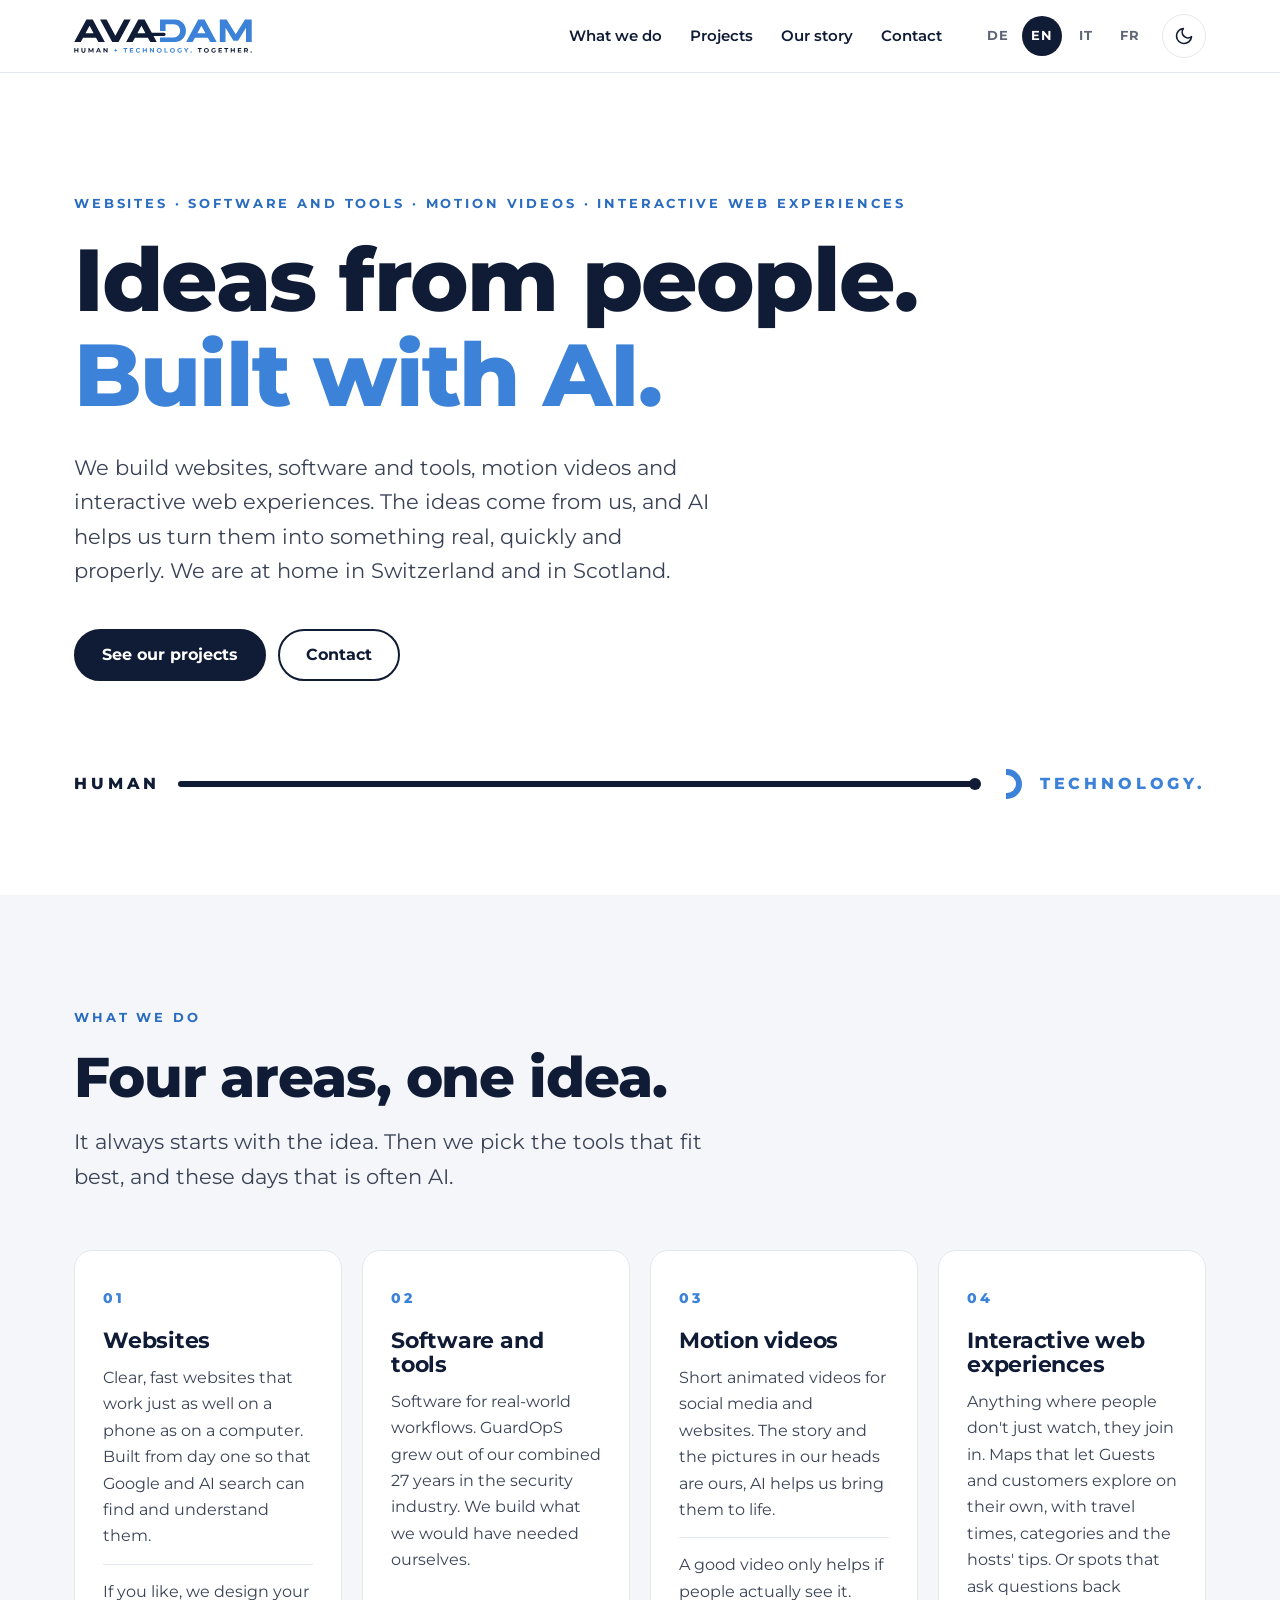
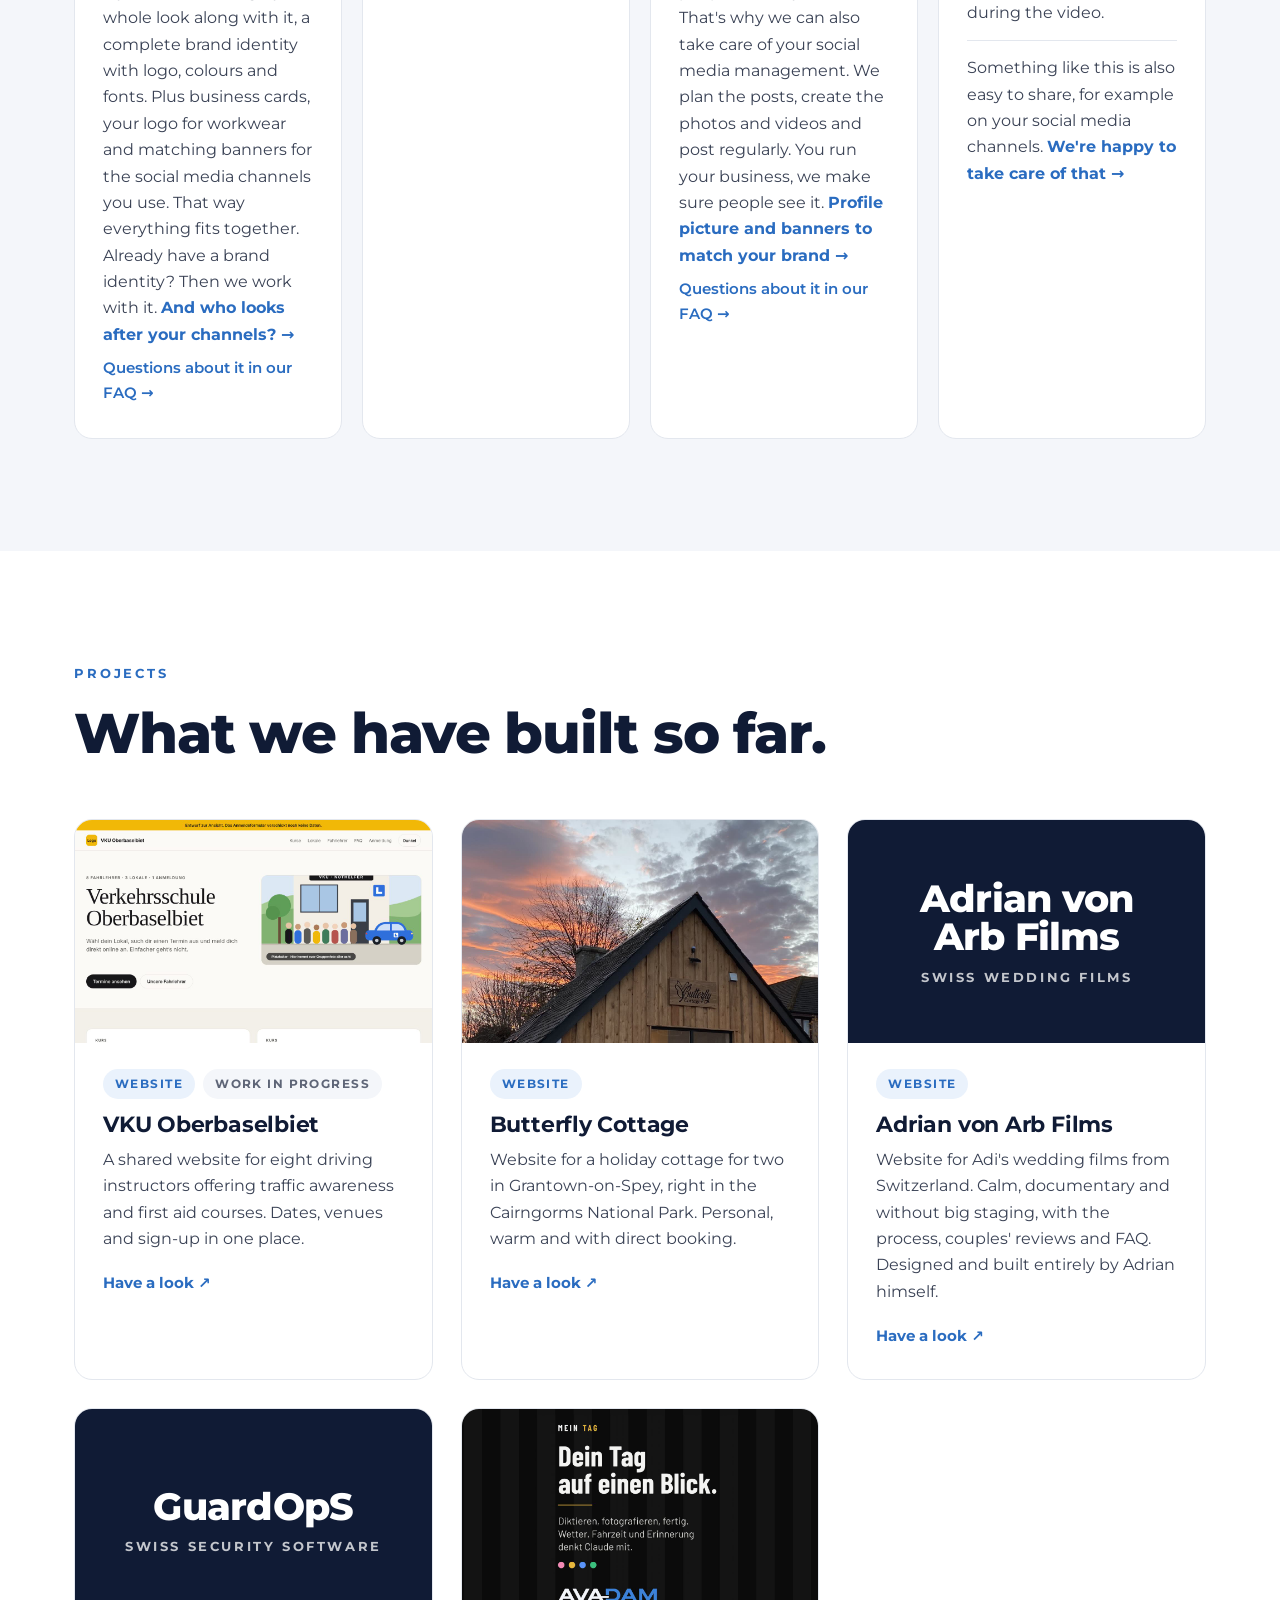
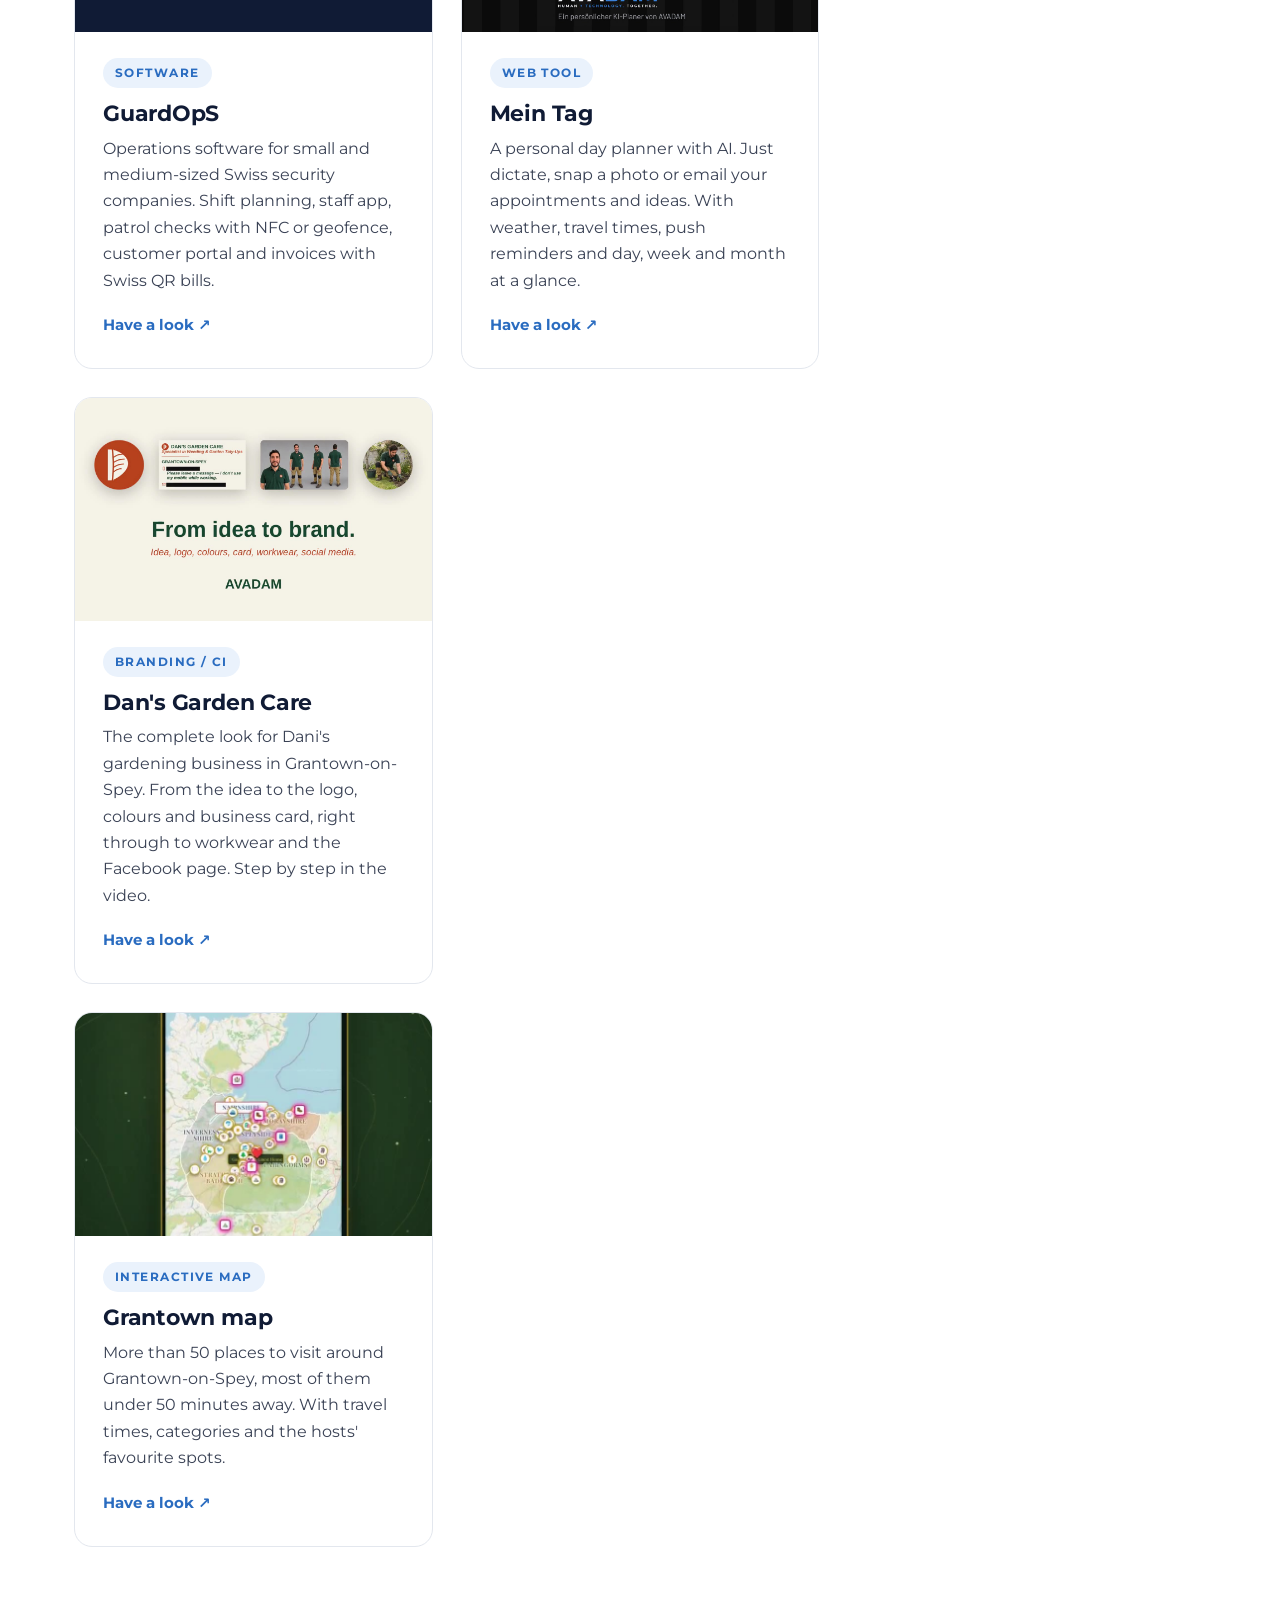
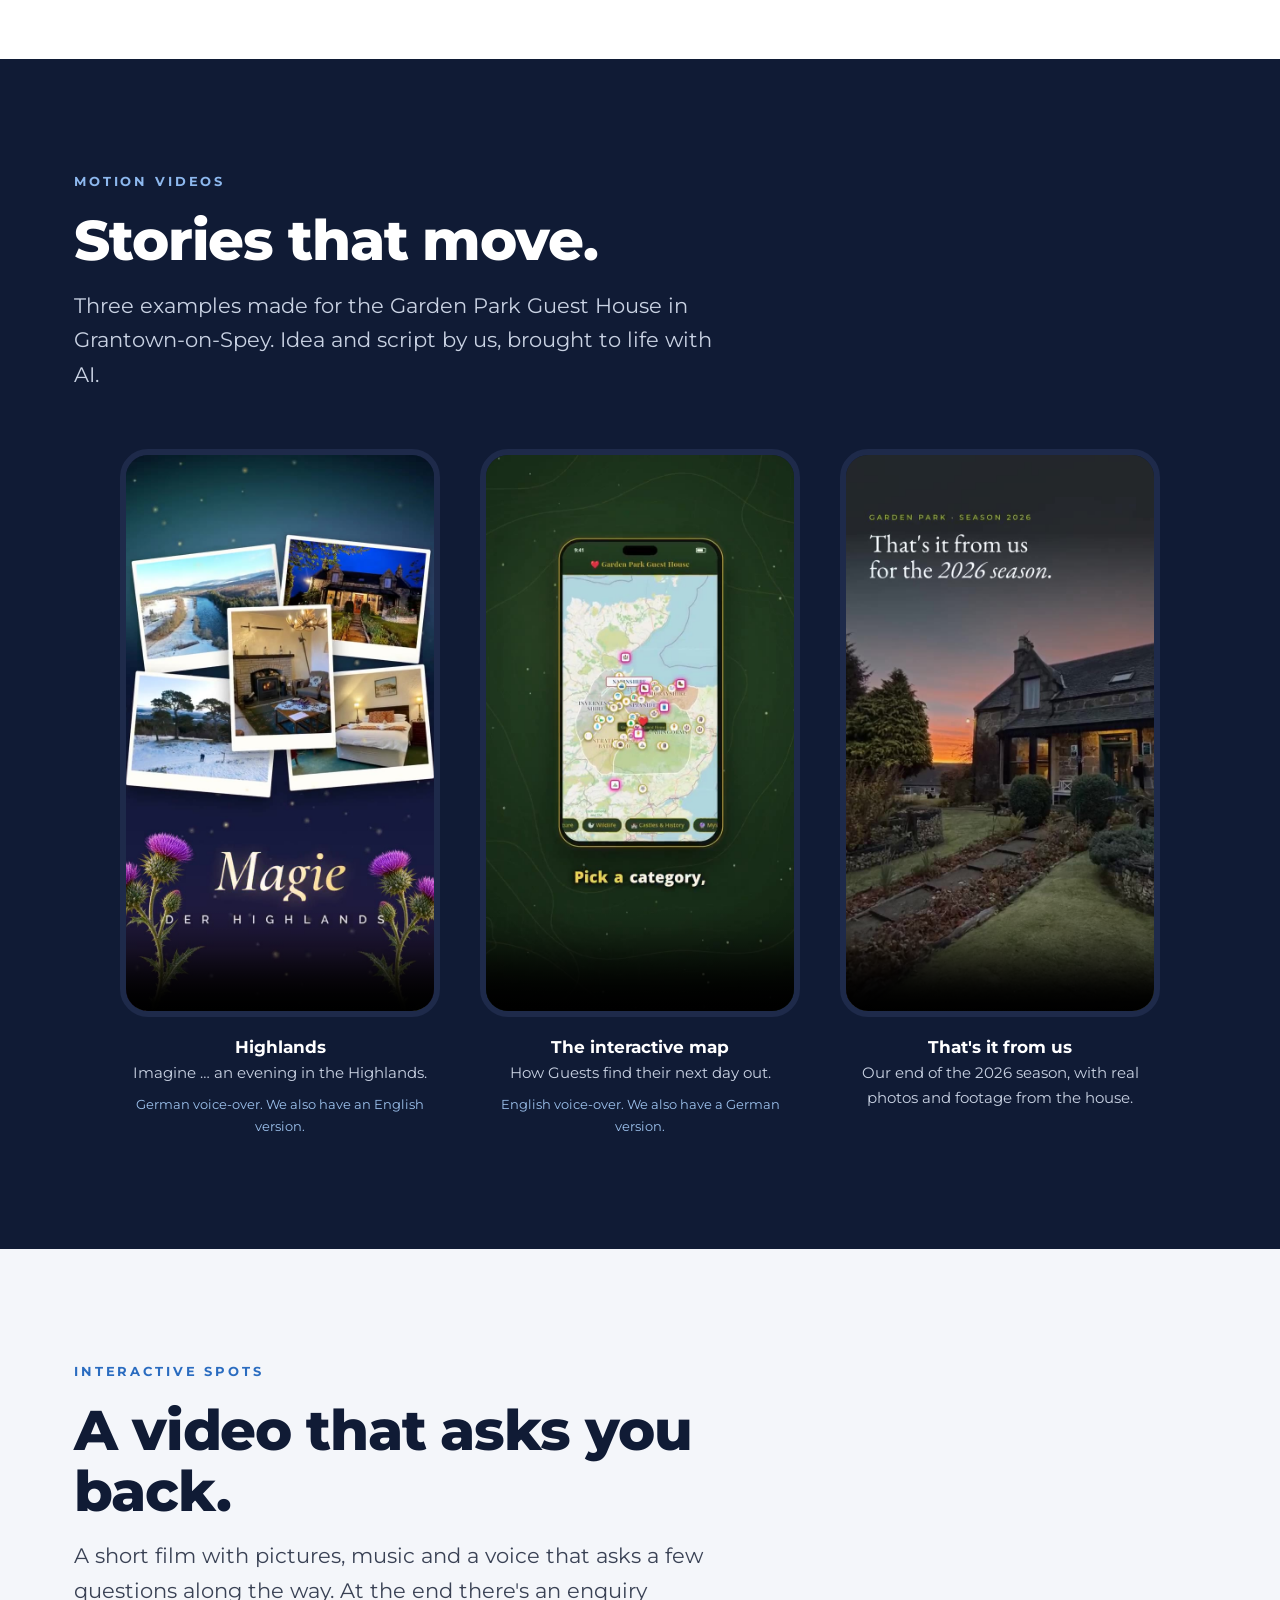
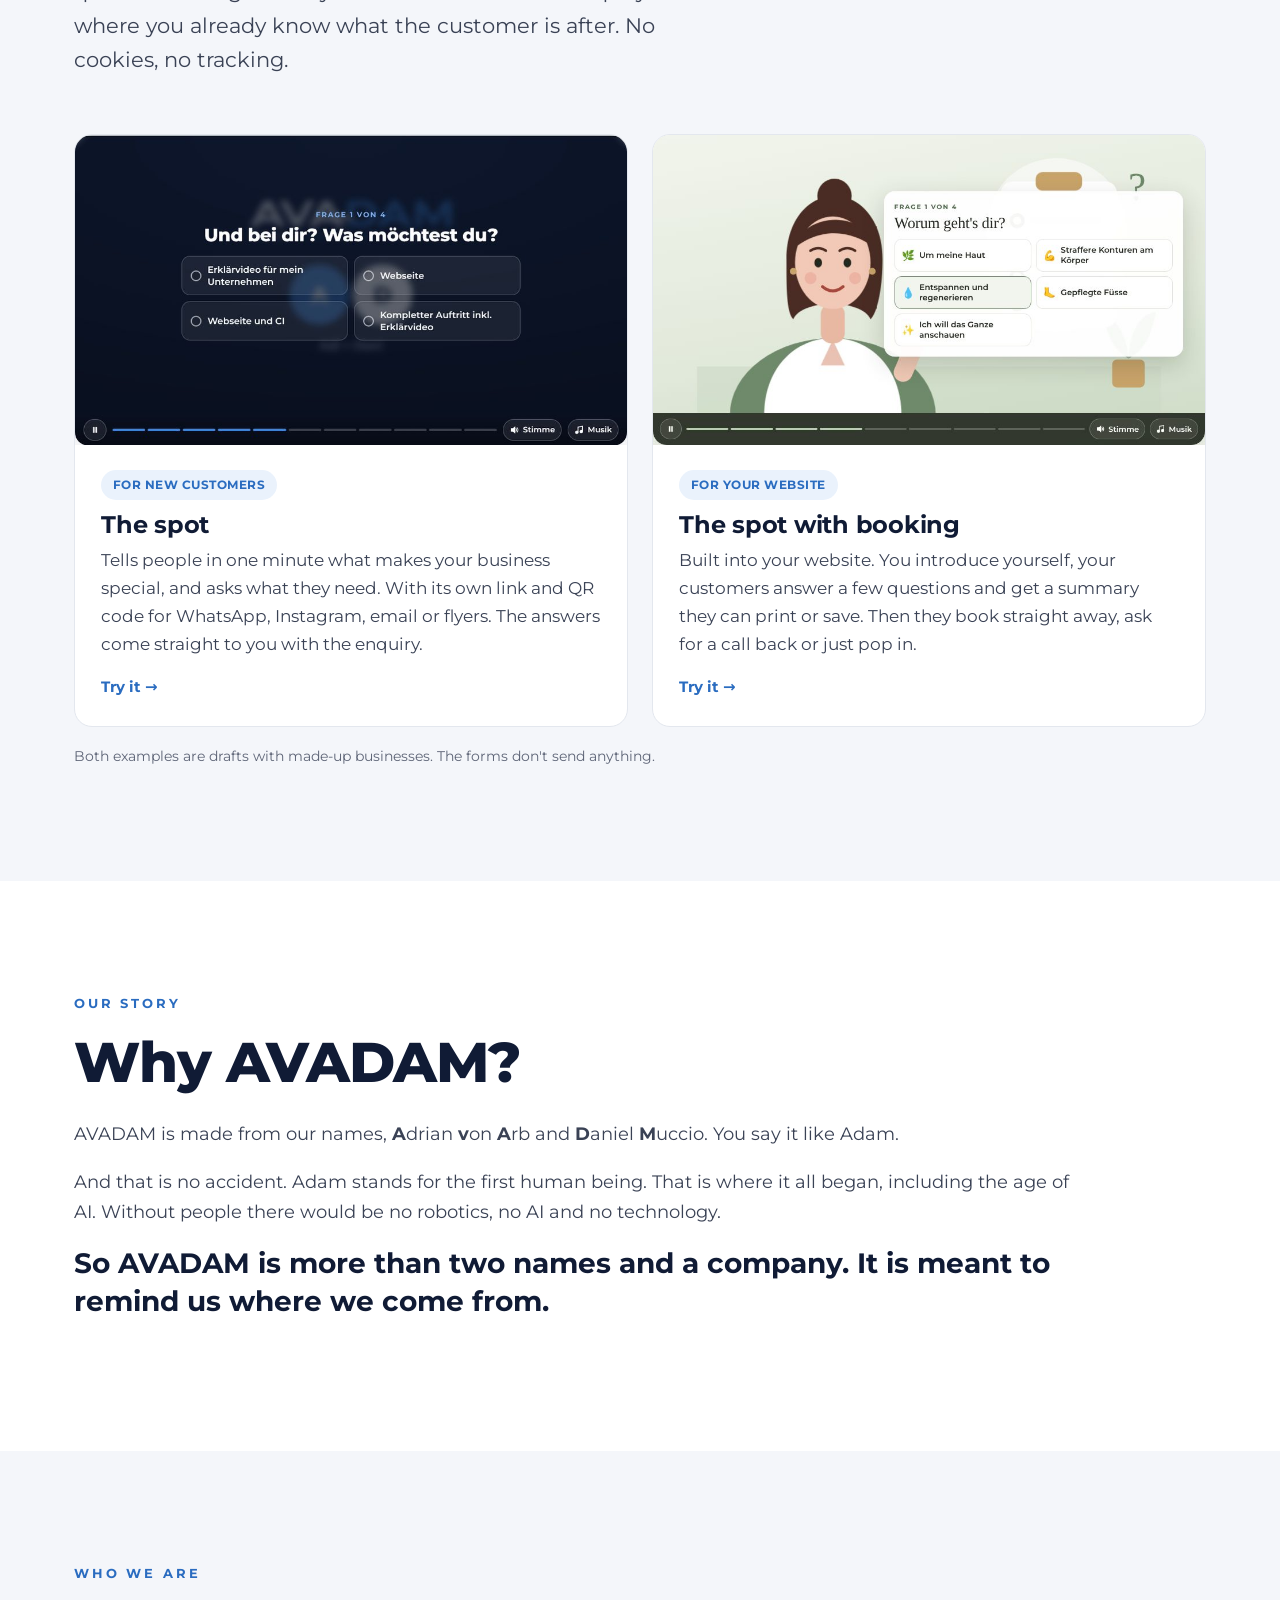
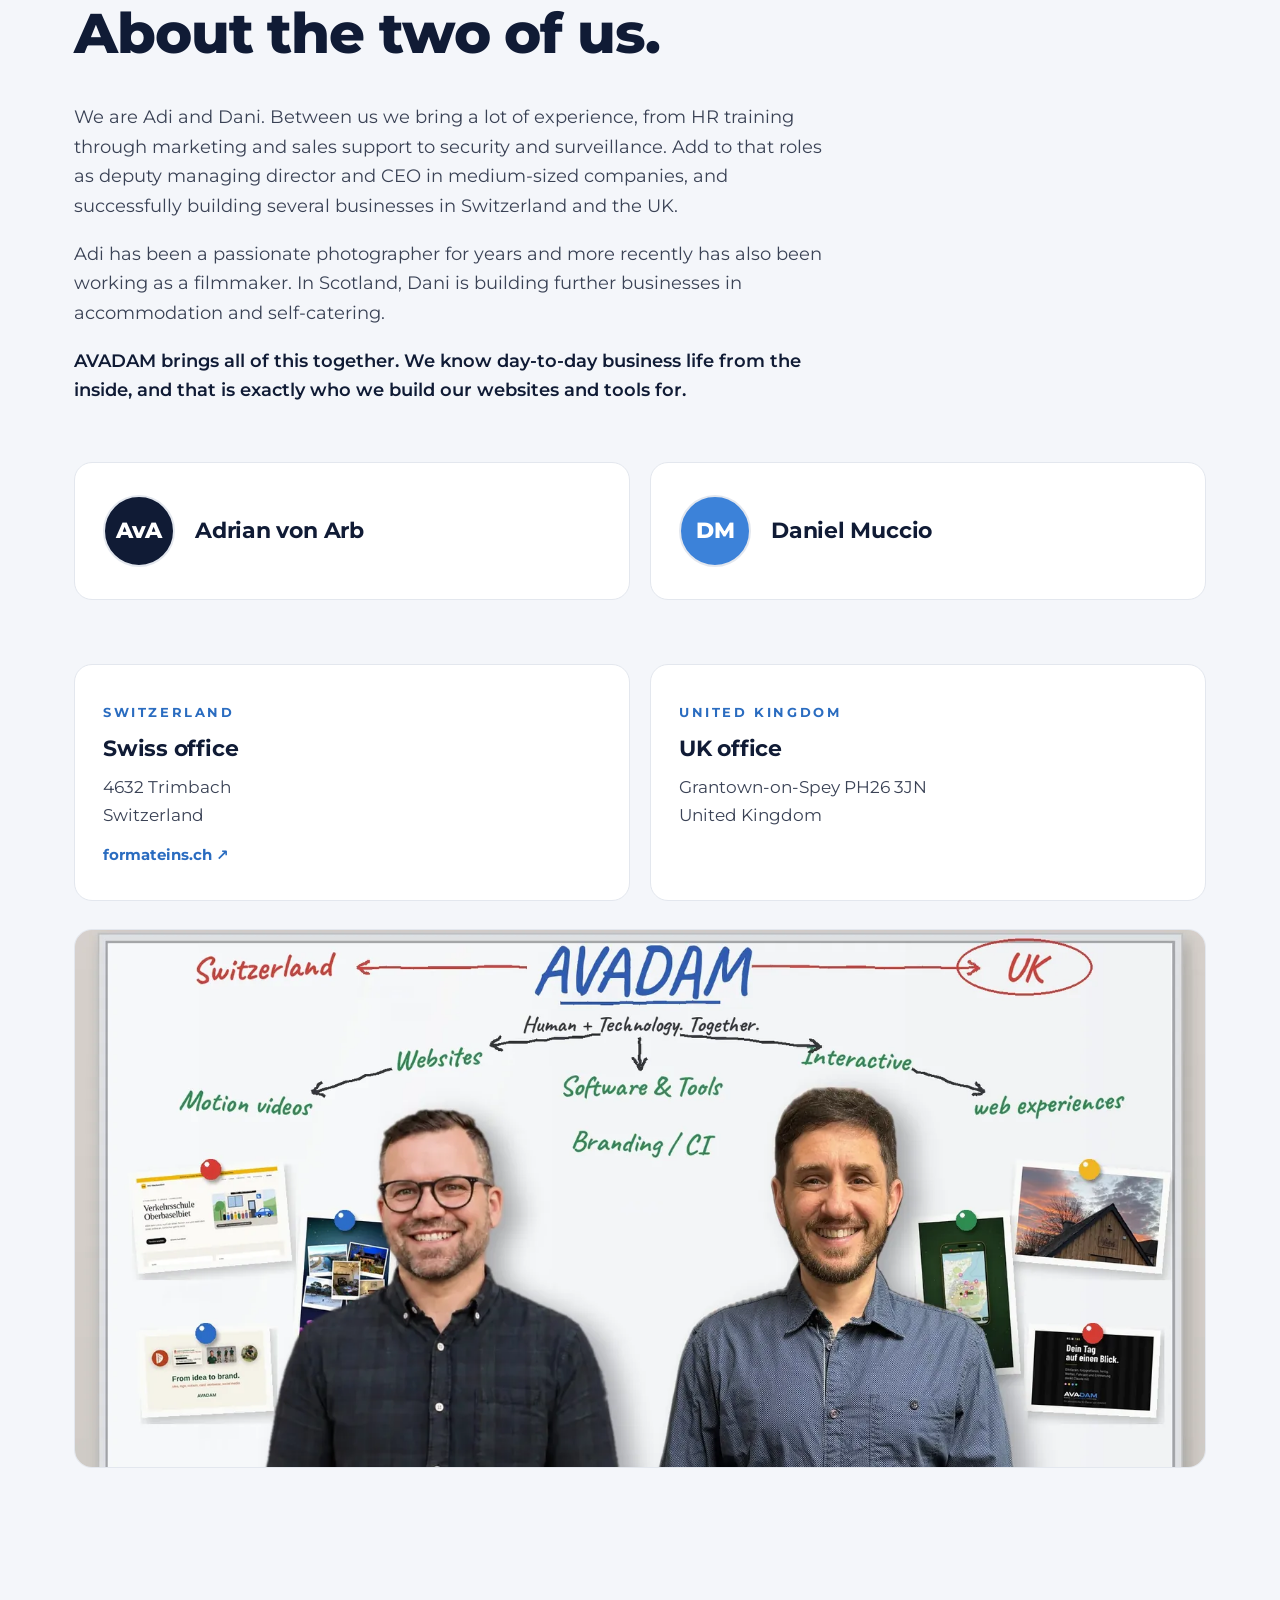
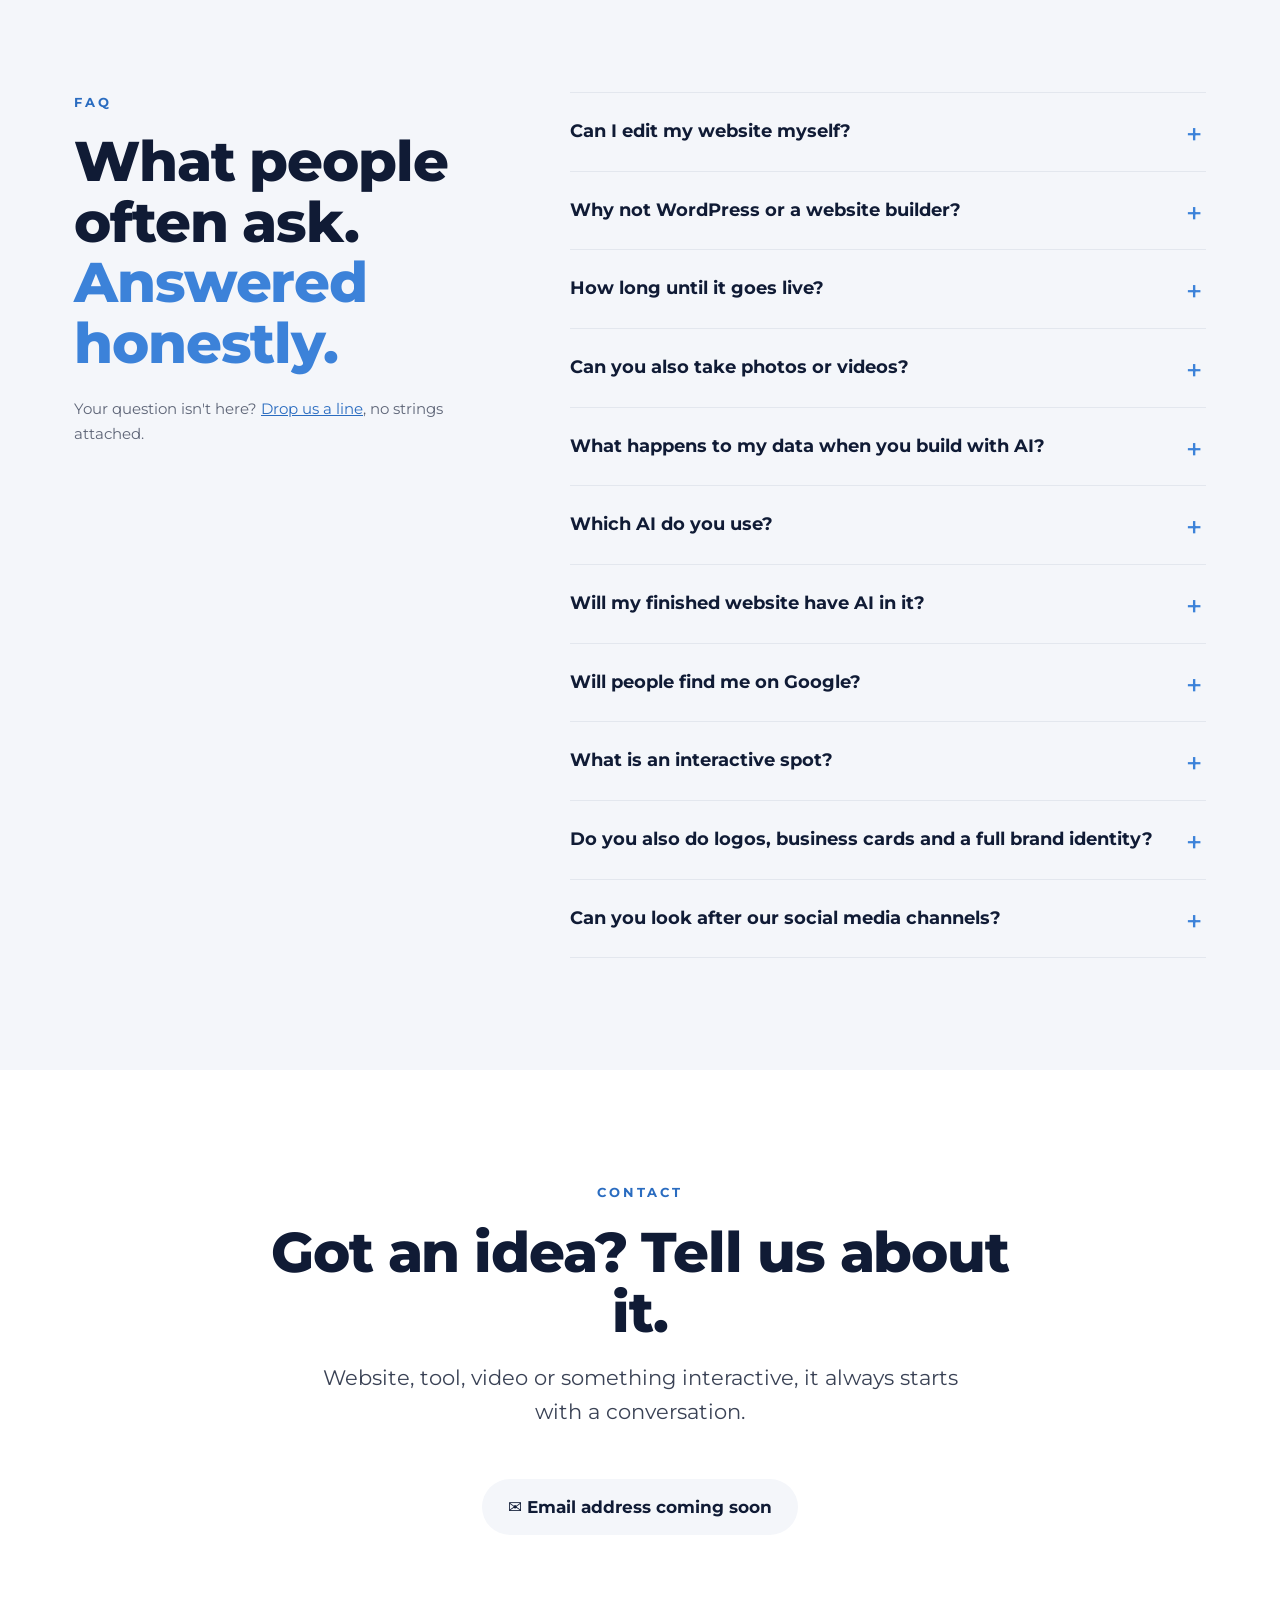
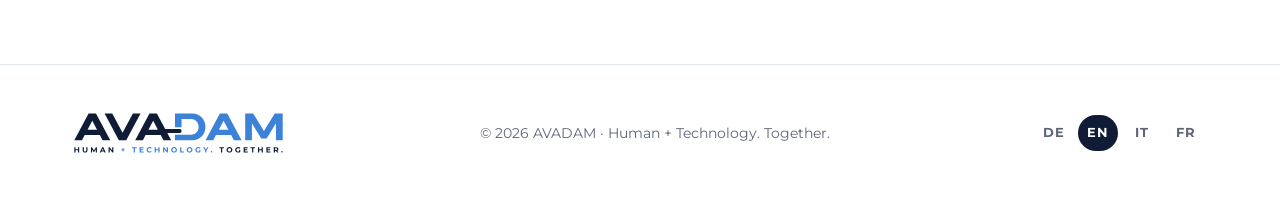
<file: en/index.html>
<!doctype html>
<html lang="en">
<head>
<meta charset="utf-8">
<meta name="viewport" content="width=device-width, initial-scale=1">
<title>AVADAM · Websites, software and tools, motion videos and interactive web experiences built with AI</title>
<meta name="description" content="AVADAM builds websites, software and tools, motion videos and interactive web experiences. The ideas are ours, the build is done with AI. Based in Trimbach (Switzerland) and Grantown-on-Spey (Scotland).">
<meta name="robots" content="index, follow, max-image-preview:large, max-snippet:-1, max-video-preview:-1">
<meta name="author" content="AVADAM · Adrian von Arb, Daniel Muccio">
<link rel="canonical" href="https://avadam26.github.io/avadam/en/">
<link rel="alternate" hreflang="de" href="https://avadam26.github.io/avadam/">
<link rel="alternate" hreflang="en" href="https://avadam26.github.io/avadam/en/">
<link rel="alternate" hreflang="it" href="https://avadam26.github.io/avadam/it/">
<link rel="alternate" hreflang="fr" href="https://avadam26.github.io/avadam/fr/">
<link rel="alternate" hreflang="x-default" href="https://avadam26.github.io/avadam/">
<meta property="og:type" content="website">
<meta property="og:site_name" content="AVADAM">
<meta property="og:title" content="AVADAM · Websites, software and tools, motion videos and interactive web experiences built with AI">
<meta property="og:description" content="AVADAM builds websites, software and tools, motion videos and interactive web experiences. The ideas are ours, the build is done with AI. Based in Trimbach (Switzerland) and Grantown-on-Spey (Scotland).">
<meta property="og:url" content="https://avadam26.github.io/avadam/en/">
<meta property="og:image" content="https://avadam26.github.io/avadam/assets/og-image.png">
<meta property="og:image:width" content="1200">
<meta property="og:image:height" content="630">
<meta property="og:image:alt" content="AVADAM logo, Human + Technology. Together.">
<meta property="og:locale" content="en_GB">
<meta property="og:locale:alternate" content="de_CH">
<meta property="og:locale:alternate" content="it_CH">
<meta property="og:locale:alternate" content="fr_CH">
<meta name="twitter:card" content="summary_large_image">
<meta name="theme-color" content="#FFFFFF" media="(prefers-color-scheme: light)">
<meta name="theme-color" content="#0A1020" media="(prefers-color-scheme: dark)">
<script>try{var m=localStorage.getItem("avadam-theme");if(m)document.documentElement.dataset.theme=m}catch(e){}</script>
<link rel="icon" href="../favicon.ico" sizes="32x32">
<link rel="icon" href="../assets/favicon.svg" type="image/svg+xml">
<link rel="apple-touch-icon" href="../assets/apple-touch-icon.png">
<link rel="preload" href="../assets/fonts/montserrat-latin-800-normal.woff2" as="font" type="font/woff2" crossorigin>
<link rel="stylesheet" href="../assets/style.css?v=a1259b9a">
<link rel="alternate" type="text/plain" href="https://avadam26.github.io/avadam/llms.txt" title="LLM summary">
<script type="application/ld+json">
{
 "@context": "https://schema.org",
 "@graph": [
  {
   "@type": "Organization",
   "@id": "https://avadam26.github.io/avadam/#org",
   "name": "AVADAM",
   "alternateName": [
    "AVA-DAM",
    "AVA DAM"
   ],
   "url": "https://avadam26.github.io/avadam/",
   "logo": "https://avadam26.github.io/avadam/assets/avadam-logo.svg",
   "image": "https://avadam26.github.io/avadam/assets/og-image.png",
   "slogan": "Human + Technology. Together.",
   "description": "AVADAM builds websites, software and tools, motion videos and interactive web experiences. The ideas are ours, the build is done with AI. Based in Trimbach (Switzerland) and Grantown-on-Spey (Scotland).",
   "founder": [
    {
     "@type": "Person",
     "name": "Adrian von Arb"
    },
    {
     "@type": "Person",
     "name": "Daniel Muccio"
    }
   ],
   "address": [
    {
     "@type": "PostalAddress",
     "postalCode": "4632",
     "addressLocality": "Trimbach",
     "addressCountry": "CH"
    },
    {
     "@type": "PostalAddress",
     "postalCode": "PH26 3JN",
     "addressLocality": "Grantown-on-Spey",
     "addressRegion": "Scotland",
     "addressCountry": "GB"
    }
   ],
   "knowsAbout": [
    "Web design",
    "Websites",
    "Software development",
    "Motion design",
    "Interactive maps",
    "Interactive web experiences",
    "Artificial intelligence",
    "SEO"
   ],
   "knowsLanguage": [
    "de",
    "en",
    "it",
    "fr"
   ]
  },
  {
   "@type": "WebSite",
   "@id": "https://avadam26.github.io/avadam/#website",
   "url": "https://avadam26.github.io/avadam/",
   "name": "AVADAM",
   "inLanguage": [
    "de",
    "en",
    "it",
    "fr"
   ],
   "publisher": {
    "@id": "https://avadam26.github.io/avadam/#org"
   }
  },
  {
   "@type": "WebPage",
   "@id": "https://avadam26.github.io/avadam/en/#page",
   "url": "https://avadam26.github.io/avadam/en/",
   "name": "AVADAM · Websites, software and tools, motion videos and interactive web experiences built with AI",
   "description": "AVADAM builds websites, software and tools, motion videos and interactive web experiences. The ideas are ours, the build is done with AI. Based in Trimbach (Switzerland) and Grantown-on-Spey (Scotland).",
   "inLanguage": "en",
   "isPartOf": {
    "@id": "https://avadam26.github.io/avadam/#website"
   },
   "about": {
    "@id": "https://avadam26.github.io/avadam/#org"
   },
   "primaryImageOfPage": "https://avadam26.github.io/avadam/assets/og-image.png"
  },
  {
   "@type": "ItemList",
   "name": "What we have built so far.",
   "itemListElement": [
    {
     "@type": "ListItem",
     "position": 1,
     "item": {
      "@type": "CreativeWork",
      "name": "VKU Oberbaselbiet",
      "description": "A shared website for eight driving instructors offering traffic awareness and first aid courses. Dates, venues and sign-up in one place.",
      "url": "https://avadam26.github.io/vku-entwurf/",
      "creator": {
       "@id": "https://avadam26.github.io/avadam/#org"
      }
     }
    },
    {
     "@type": "ListItem",
     "position": 2,
     "item": {
      "@type": "CreativeWork",
      "name": "Butterfly Cottage",
      "description": "Website for a holiday cottage for two in Grantown-on-Spey, right in the Cairngorms National Park. Personal, warm and with direct booking.",
      "url": "https://www.butterfly-cottage.co.uk",
      "creator": {
       "@id": "https://avadam26.github.io/avadam/#org"
      }
     }
    },
    {
     "@type": "ListItem",
     "position": 3,
     "item": {
      "@type": "CreativeWork",
      "name": "Adrian von Arb Films",
      "description": "Website for Adi's wedding films from Switzerland. Calm, documentary and without big staging, with the process, couples' reviews and FAQ. Designed and built entirely by Adrian himself.",
      "url": "https://adrianvonarbfilms.ch/",
      "creator": {
       "@id": "https://avadam26.github.io/avadam/#org"
      }
     }
    },
    {
     "@type": "ListItem",
     "position": 4,
     "item": {
      "@type": "CreativeWork",
      "name": "Grantown map",
      "description": "More than 50 places to visit around Grantown-on-Spey, most of them under 50 minutes away. With travel times, categories and the hosts' favourite spots.",
      "url": "https://www.butterfly-cottage.co.uk/grantown/grantown-map.html",
      "creator": {
       "@id": "https://avadam26.github.io/avadam/#org"
      }
     }
    },
    {
     "@type": "ListItem",
     "position": 5,
     "item": {
      "@type": "SoftwareApplication",
      "applicationCategory": "BusinessApplication",
      "operatingSystem": "Web",
      "name": "GuardOpS",
      "description": "Operations software for small and medium-sized Swiss security companies. Shift planning, staff app, patrol checks with NFC or geofence, customer portal and invoices with Swiss QR bills.",
      "url": "https://guardops.ch/",
      "creator": {
       "@id": "https://avadam26.github.io/avadam/#org"
      }
     }
    },
    {
     "@type": "ListItem",
     "position": 6,
     "item": {
      "@type": "SoftwareApplication",
      "applicationCategory": "LifestyleApplication",
      "operatingSystem": "Web",
      "name": "Mein Tag",
      "description": "A personal day planner with AI. Just dictate, snap a photo or email your appointments and ideas. With weather, travel times, push reminders and day, week and month at a glance.",
      "url": "https://avadam26.github.io/avadam/media/meintag.mp4",
      "creator": {
       "@id": "https://avadam26.github.io/avadam/#org"
      }
     }
    },
    {
     "@type": "ListItem",
     "position": 7,
     "item": {
      "@type": "CreativeWork",
      "name": "Dan's Garden Care",
      "description": "The complete look for Dani's gardening business in Grantown-on-Spey. From the idea to the logo, colours and business card, right through to workwear and the Facebook page. Step by step in the video.",
      "url": "https://avadam26.github.io/avadam/media/dans-ci.mp4",
      "creator": {
       "@id": "https://avadam26.github.io/avadam/#org"
      }
     }
    }
   ]
  },
  {
   "@type": "FAQPage",
   "@id": "https://avadam26.github.io/avadam/en/#faq",
   "inLanguage": "en",
   "mainEntity": [
    {
     "@type": "Question",
     "name": "Can I edit my website myself?",
     "acceptedAnswer": {
      "@type": "Answer",
      "text": "Not through a login, and that's on purpose. Without a CMS there are no updates, no plugins and nothing that breaks overnight. You send us your changes, we make them and charge for the time. No subscription."
     }
    },
    {
     "@type": "Question",
     "name": "Why not WordPress or a website builder?",
     "acceptedAnswer": {
      "@type": "Answer",
      "text": "For a site that shows what you do, that's too much machinery. Constant updates, security holes, monthly fees. Built by hand, it loads faster, is safer and, after a one-off setup cost, only costs hosting and a domain to run."
     }
    },
    {
     "@type": "Question",
     "name": "How long until it goes live?",
     "acceptedAnswer": {
      "@type": "Answer",
      "text": "Usually around two months from the go-ahead. Texts and pictures take the most time, not the build. If you have a fixed date, tell us right at the start and we'll be honest about whether it's doable."
     }
    },
    {
     "@type": "Question",
     "name": "Can you also take photos or videos?",
     "acceptedAnswer": {
      "@type": "Answer",
      "text": "Yes, Adrian is a passionate photographer and filmmaker. If good pictures are missing, you can book this as an extra, on site with you, at your business for example. That way pictures, videos and website fit together perfectly, all from one place."
     }
    },
    {
     "@type": "Question",
     "name": "What happens to my data when you build with AI?",
     "acceptedAnswer": {
      "@type": "Answer",
      "text": "For us, AI is a tool, just like Photoshop or a code editor used to be. We only put in what's going on your site anyway, meaning texts, pictures and details you want to publish. We don't need customer lists, passwords or your customers' data for that, and we don't want them. The ideas, the decisions and the control stay with the two of us, and we check every line ourselves."
     }
    },
    {
     "@type": "Question",
     "name": "Which AI do you use?",
     "acceptedAnswer": {
      "@type": "Answer",
      "text": "Different ones, it depends entirely on the job. We use different tools for text and code than for pictures or videos. We don't use free versions, we work with paid subscriptions. That gives us better tools and more control over what happens to the data, for you and for us."
     }
    },
    {
     "@type": "Question",
     "name": "Will my finished website have AI in it?",
     "acceptedAnswer": {
      "@type": "Answer",
      "text": "No. The finished site is plain HTML, with no AI, no tracking and no cookies, unless you want something else. It collects nothing about your visitors. If you later want statistics or a contact form, we talk it through first and update the privacy notice to match."
     }
    },
    {
     "@type": "Question",
     "name": "Will people find me on Google?",
     "acceptedAnswer": {
      "@type": "Answer",
      "text": "The site is built so Google can read it well, with a clean structure, fast loading and the right details in the background. Nobody can guarantee you the top spot, honestly. For local searches your Google Business Profile matters too. We're happy to help, but you'll need to set it up yourself."
     }
    },
    {
     "@type": "Question",
     "name": "What is an interactive spot?",
     "acceptedAnswer": {
      "@type": "Answer",
      "text": "A short video that doesn't just play through, but asks questions along the way. Depending on the answer it carries on differently. At the end you get an enquiry with all the answers, or your customers book an appointment straight away. No cookies or tracking needed, people give their answers by choice."
     }
    },
    {
     "@type": "Question",
     "name": "Do you also do logos, business cards and a full brand identity?",
     "acceptedAnswer": {
      "@type": "Answer",
      "text": "Yes, together with the website or on its own. We design your look with logo, colours and fonts, plus business cards, your logo for workwear and banners for your social media channels. If you already have a brand identity, we build on it and don't change anything without talking to you first."
     }
    },
    {
     "@type": "Question",
     "name": "Can you look after our social media channels?",
     "acceptedAnswer": {
      "@type": "Answer",
      "text": "Yes. We plan the posts, create the photos and videos and post regularly on the channels you use. It works best together with our motion videos, then everything fits. What gets shown and what doesn't is your call."
     }
    }
   ]
  },
  {
   "@type": "VideoObject",
   "name": "Highlands · Garden Park Guest House",
   "description": "Imagine … an evening in the Highlands.",
   "thumbnailUrl": "https://avadam26.github.io/avadam/media/highlands-poster.jpg",
   "contentUrl": "https://avadam26.github.io/avadam/media/highlands.mp4",
   "uploadDate": "2026-10-21",
   "inLanguage": "de",
   "creator": {
    "@id": "https://avadam26.github.io/avadam/#org"
   }
  },
  {
   "@type": "VideoObject",
   "name": "The interactive map · Garden Park Guest House",
   "description": "How Guests find their next day out.",
   "thumbnailUrl": "https://avadam26.github.io/avadam/media/karte-poster.jpg",
   "contentUrl": "https://avadam26.github.io/avadam/media/karte.mp4",
   "uploadDate": "2026-10-21",
   "inLanguage": "de",
   "creator": {
    "@id": "https://avadam26.github.io/avadam/#org"
   }
  },
  {
   "@type": "VideoObject",
   "name": "That's it from us · Garden Park Guest House",
   "description": "Our end of the 2026 season, with real photos and footage from the house.",
   "thumbnailUrl": "https://avadam26.github.io/avadam/media/saisonende-poster.jpg",
   "contentUrl": "https://avadam26.github.io/avadam/media/saisonende.mp4",
   "uploadDate": "2026-10-21",
   "inLanguage": "de",
   "creator": {
    "@id": "https://avadam26.github.io/avadam/#org"
   }
  }
 ]
}
</script>
</head>
<body>
<a class="skip" href="#inhalt">Skip to content</a>
<header class="top">
<div class="wrap">
<a class="brand" href="../en/" aria-label="AVADAM"><img class="logo-light" src="../assets/avadam-logo.svg" alt="AVADAM logo, Human + Technology. Together." width="668" height="126"><img class="logo-dark" src="../assets/avadam-logo-dark.svg" alt="" aria-hidden="true" width="668" height="126"></a>
<div class="nav"><nav class="links nav" aria-label="Menu"><a href="#bereiche">What we do</a><a href="#projekte">Projects</a><a href="#geschichte">Our story</a><a href="#kontakt">Contact</a></nav><div class="right"><nav class="langs" aria-label="Choose language"><a href=".././" hreflang="de" lang="de" title="Deutsch">DE</a><a href="../en/" hreflang="en" lang="en" title="English" aria-current="true">EN</a><a href="../it/" hreflang="it" lang="it" title="Italiano">IT</a><a href="../fr/" hreflang="fr" lang="fr" title="Français">FR</a></nav><button type="button" class="theme" id="theme" aria-label="Switch light or dark mode" title="Switch light or dark mode"><svg class="moon" viewBox="0 0 24 24" fill="none" stroke="currentColor" stroke-width="2" stroke-linecap="round" stroke-linejoin="round" aria-hidden="true"><path d="M21 12.8A9 9 0 1 1 11.2 3a7 7 0 0 0 9.8 9.8z"/></svg><svg class="sun" viewBox="0 0 24 24" fill="none" stroke="currentColor" stroke-width="2" stroke-linecap="round" aria-hidden="true"><circle cx="12" cy="12" r="4.5"/><path d="M12 2v2M12 20v2M4.9 4.9l1.4 1.4M17.7 17.7l1.4 1.4M2 12h2M20 12h2M4.9 19.1l1.4-1.4M17.7 6.3l1.4-1.4"/></svg></button><button type="button" class="burger" id="burger" aria-expanded="false" aria-controls="mmenu" aria-label="Menu"><span></span><span></span><span></span></button></div></div>
</div>
<div class="mpanel" id="mmenu" hidden><nav class="mlinks" aria-label="Menu"><a href="#bereiche">What we do</a><a href="#projekte">Projects</a><a href="#geschichte">Our story</a><a href="#kontakt">Contact</a></nav><nav class="langs" aria-label="Choose language"><a href=".././" hreflang="de" lang="de" title="Deutsch">DE</a><a href="../en/" hreflang="en" lang="en" title="English" aria-current="true">EN</a><a href="../it/" hreflang="it" lang="it" title="Italiano">IT</a><a href="../fr/" hreflang="fr" lang="fr" title="Français">FR</a></nav></div>
</header>

<main id="inhalt">
<section class="hero" aria-labelledby="h1">
<div class="wrap">
<span class="eyebrow">Websites · Software and tools · Motion videos · Interactive web experiences</span>
<h1 id="h1">Ideas from people. <span class="accent">Built with AI.</span></h1>
<p class="lead">We build websites, software and tools, motion videos and interactive web experiences. The ideas come from us, and AI helps us turn them into something real, quickly and properly. We are at home in Switzerland and in Scotland.</p>
<div class="btns"><a class="btn primary" href="#projekte">See our projects</a><a class="btn ghost" href="#kontakt">Contact</a></div>
<div class="cable" aria-hidden="true"><span class="h">HUMAN</span><span class="wire"></span><span class="gap"></span><span class="socket"></span><span class="t">TECHNOLOGY.</span></div>
</div>
</section>

<section id="bereiche" class="areas" aria-labelledby="h-areas">
<div class="wrap">
<div class="head"><span class="eyebrow">What we do</span><h2 id="h-areas">Four areas, one idea.</h2><p class="lead">It always starts with the idea. Then we pick the tools that fit best, and these days that is often AI.</p></div>
<div class="grid4"><article class="card"><span class="num">01</span><h3>Websites</h3><p>Clear, fast websites that work just as well on a phone as on a computer. Built from day one so that Google and AI search can find and understand them.</p><p class="extra" id="ci">If you like, we design your whole look along with it, a complete brand identity with logo, colours and fonts. Plus business cards, your logo for workwear and matching banners for the social media channels you use. That way everything fits together. Already have a brand identity? Then we work with it. <a href="#social-media">And who looks after your channels? →</a><br><a class="faqlink" href="#faq-ci">Questions about it in our FAQ →</a></p></article><article class="card"><span class="num">02</span><h3>Software and tools</h3><p>Software for real-world workflows. GuardOpS grew out of our combined 27 years in the security industry. We build what we would have needed ourselves.</p></article><article class="card"><span class="num">03</span><h3>Motion videos</h3><p>Short animated videos for social media and websites. The story and the pictures in our heads are ours, AI helps us bring them to life.</p><p class="extra" id="social-media">A good video only helps if people actually see it. That&#x27;s why we can also take care of your social media management. We plan the posts, create the photos and videos and post regularly. You run your business, we make sure people see it. <a href="#ci">Profile picture and banners to match your brand →</a><br><a class="faqlink" href="#faq-social-media">Questions about it in our FAQ →</a></p></article><article class="card"><span class="num">04</span><h3>Interactive web experiences</h3><p>Anything where people don&#x27;t just watch, they join in. Maps that let Guests and customers explore on their own, with travel times, categories and the hosts&#x27; tips. Or spots that ask questions back during the video.</p><p class="extra">Something like this is also easy to share, for example on your social media channels. <a href="#social-media">We&#x27;re happy to take care of that →</a></p></article></div>
</div>
</section>

<section id="projekte" aria-labelledby="h-proj">
<div class="wrap">
<div class="head"><span class="eyebrow">Projects</span><h2 id="h-proj">What we have built so far.</h2></div>
<div class="projects"><a class="proj" href="https://avadam26.github.io/vku-entwurf/" target="_blank" rel="noopener"><div class="pic"><img src="../media/vku.jpg" alt="VKU Oberbaselbiet" width="1280" height="800" loading="lazy"></div><div class="body"><div class="tags"><span class="tag">Website</span><span class="tag grey">Work in progress</span></div><h3>VKU Oberbaselbiet</h3><p>A shared website for eight driving instructors offering traffic awareness and first aid courses. Dates, venues and sign-up in one place.</p><span class="more">Have a look ↗</span></div></a><a class="proj" href="https://www.butterfly-cottage.co.uk" target="_blank" rel="noopener"><div class="pic"><img src="../media/butterfly.jpg" alt="Butterfly Cottage, Grantown-on-Spey" width="1280" height="800" loading="lazy" style="object-position:50% 60%"></div><div class="body"><div class="tags"><span class="tag">Website</span></div><h3>Butterfly Cottage</h3><p>Website for a holiday cottage for two in Grantown-on-Spey, right in the Cairngorms National Park. Personal, warm and with direct booking.</p><span class="more">Have a look ↗</span></div></a><a class="proj" href="https://adrianvonarbfilms.ch/" target="_blank" rel="noopener"><div class="pic type navy" aria-hidden="true"><span>Adrian von Arb Films<small>Swiss wedding films</small></span></div><div class="body"><div class="tags"><span class="tag">Website</span></div><h3>Adrian von Arb Films</h3><p>Website for Adi&#x27;s wedding films from Switzerland. Calm, documentary and without big staging, with the process, couples&#x27; reviews and FAQ. Designed and built entirely by Adrian himself.</p><span class="more">Have a look ↗</span></div></a></div><div class="projects"><a class="proj" href="https://guardops.ch/" target="_blank" rel="noopener"><div class="pic type navy" aria-hidden="true"><span>GuardOpS<small>Swiss security software</small></span></div><div class="body"><div class="tags"><span class="tag">Software</span></div><h3>GuardOpS</h3><p>Operations software for small and medium-sized Swiss security companies. Shift planning, staff app, patrol checks with NFC or geofence, customer portal and invoices with Swiss QR bills.</p><span class="more">Have a look ↗</span></div></a><a class="proj" href="https://avadam26.github.io/avadam/media/meintag.mp4" target="_blank" rel="noopener"><div class="pic"><img src="../media/meintag.jpg" alt="Mein Tag" width="1280" height="800" loading="lazy" style="object-position:50% 50%"></div><div class="body"><div class="tags"><span class="tag">Web tool</span></div><h3>Mein Tag</h3><p>A personal day planner with AI. Just dictate, snap a photo or email your appointments and ideas. With weather, travel times, push reminders and day, week and month at a glance.</p><span class="more">Have a look ↗</span></div></a></div><div class="projects"><a class="proj" href="https://avadam26.github.io/avadam/media/dans-ci.mp4" target="_blank" rel="noopener"><div class="pic"><img src="../media/dans-ci.jpg" alt="Dan&#x27;s Garden Care, Logo, Visitenkarte, Arbeitskleidung und Facebook" width="1280" height="800" loading="lazy" style="object-position:50% 40%"></div><div class="body"><div class="tags"><span class="tag">Branding / CI</span></div><h3>Dan&#x27;s Garden Care</h3><p>The complete look for Dani&#x27;s gardening business in Grantown-on-Spey. From the idea to the logo, colours and business card, right through to workwear and the Facebook page. Step by step in the video.</p><span class="more">Have a look ↗</span></div></a></div><div class="projects"><a class="proj" href="https://www.butterfly-cottage.co.uk/grantown/grantown-map.html" target="_blank" rel="noopener"><div class="pic"><img src="../media/karte-poster.jpg" alt="Grantown map" width="720" height="1280" loading="lazy" style="object-position:50% 40%"></div><div class="body"><div class="tags"><span class="tag">Interactive map</span></div><h3>Grantown map</h3><p>More than 50 places to visit around Grantown-on-Spey, most of them under 50 minutes away. With travel times, categories and the hosts&#x27; favourite spots.</p><span class="more">Have a look ↗</span></div></a></div>
</div>
</section>

<section id="motion" class="motion" aria-labelledby="h-motion">
<div class="wrap">
<div class="head"><span class="eyebrow">Motion videos</span><h2 id="h-motion">Stories that move.</h2><p class="lead" style="color:#C9D2E3">Three examples made for the Garden Park Guest House in Grantown-on-Spey. Idea and script by us, brought to life with AI.</p></div>
<div class="reels"><figure class="reel"><video controls playsinline preload="none" poster="../media/highlands-poster.jpg" width="720" height="1280" aria-label="Highlands"><source src="../media/highlands.mp4" type="video/mp4">Your browser cannot play this video.</video><figcaption><strong>Highlands</strong>Imagine … an evening in the Highlands.<span class="note">German voice-over. We also have an English version.</span></figcaption></figure><figure class="reel"><video controls playsinline preload="none" poster="../media/karte-poster.jpg" width="720" height="1280" aria-label="The interactive map"><source src="../media/karte.mp4" type="video/mp4">Your browser cannot play this video.</video><figcaption><strong>The interactive map</strong>How Guests find their next day out.<span class="note">English voice-over. We also have a German version.</span></figcaption></figure><figure class="reel"><video controls playsinline preload="none" poster="../media/saisonende-poster.jpg" width="720" height="1280" aria-label="That&#x27;s it from us"><source src="../media/saisonende.mp4" type="video/mp4">Your browser cannot play this video.</video><figcaption><strong>That&#x27;s it from us</strong>Our end of the 2026 season, with real photos and footage from the house.</figcaption></figure></div>
</div>
</section>

<section id="spots" class="spots" aria-labelledby="h-spots">
<div class="wrap">
<div class="head"><span class="eyebrow">Interactive spots</span><h2 id="h-spots">A video that asks you back.</h2><p class="lead">A short film with pictures, music and a voice that asks a few questions along the way. At the end there&#x27;s an enquiry where you already know what the customer is after. No cookies, no tracking.</p></div>
<div class="spotgrid"><a class="spotcard" href="../spot/"><div class="pic"><img src="../media/spot-1.jpg" alt="Spot for a massage studio, question with four answers" width="960" height="540" loading="lazy"></div><div class="body"><span class="tag">For new customers</span><h3>The spot</h3><p>Tells people in one minute what makes your business special, and asks what they need. With its own link and QR code for WhatsApp, Instagram, email or flyers. The answers come straight to you with the enquiry.</p><span class="more">Try it →</span></div></a><a class="spotcard" href="../spot/kosmetik/"><div class="pic"><img src="../media/spot-2.jpg" alt="Spot for a beauty studio with a question and answers" width="960" height="540" loading="lazy"></div><div class="body"><span class="tag">For your website</span><h3>The spot with booking</h3><p>Built into your website. You introduce yourself, your customers answer a few questions and get a summary they can print or save. Then they book straight away, ask for a call back or just pop in.</p><span class="more">Try it →</span></div></a></div>
<p class="spotnote">Both examples are drafts with made-up businesses. The forms don&#x27;t send anything.</p>
</div>
</section>

<section id="geschichte" aria-labelledby="h-story">
<div class="wrap story">
<div><span class="eyebrow">Our story</span><h2 id="h-story" style="margin-bottom:28px">Why <span style="white-space:nowrap">AVADAM</span>?</h2><p>AVADAM is made from our names, <strong>A</strong>drian <strong>v</strong>on <strong>A</strong>rb and <strong>D</strong>aniel <strong>M</strong>uccio. You say it like Adam.</p><p>And that is no accident. Adam stands for the first human being. That is where it all began, including the age of AI. Without people there would be no robotics, no AI and no technology.</p><p class="big">So AVADAM is more than two names and a company. It is meant to remind us where we come from.</p></div>
</div>
</section>

<section id="team" class="areas" aria-labelledby="h-team">
<div class="wrap">
<div class="head"><span class="eyebrow">Who we are</span><h2 id="h-team">About the two of us.</h2></div>
<div class="about"><p>We are Adi and Dani. Between us we bring a lot of experience, from HR training through marketing and sales support to security and surveillance. Add to that roles as deputy managing director and CEO in medium-sized companies, and successfully building several businesses in Switzerland and the UK.</p><p>Adi has been a passionate photographer for years and more recently has also been working as a filmmaker. In Scotland, Dani is building further businesses in accommodation and self-catering.</p><p>AVADAM brings all of this together. We know day-to-day business life from the inside, and that is exactly who we build our websites and tools for.</p></div>
<div class="duo">
<div class="card person"><span class="mono" aria-hidden="true">AvA</span><h3>Adrian von Arb</h3></div>
<div class="card person"><span class="mono b" aria-hidden="true">DM</span><h3>Daniel Muccio</h3></div>
</div>
<div class="places"><div class="card place"><span class="country">Switzerland</span><h3 style="margin-top:12px">Swiss office</h3><address>4632 Trimbach<br>Switzerland</address><a class="more" href="https://www.formateins.ch/" target="_blank" rel="noopener">formateins.ch ↗</a></div><div class="card place"><span class="country">United Kingdom</span><h3 style="margin-top:12px">UK office</h3><address>Grantown-on-Spey PH26 3JN<br>United Kingdom</address></div></div>
<figure class="team-photo"><picture>
<source type="image/webp" srcset="../media/team-whiteboard-800.webp 800w, ../media/team-whiteboard-1600.webp 1600w" sizes="(max-width:1200px) 100vw, 1120px">
<img src="../media/team-whiteboard-1600.jpg" srcset="../media/team-whiteboard-800.jpg 800w, ../media/team-whiteboard-1600.jpg 1600w" sizes="(max-width:1200px) 100vw, 1120px" alt="Adrian von Arb and Daniel Muccio in front of a whiteboard showing AVADAM, our Swiss and UK offices, what we do and photos of our projects" width="1600" height="760" loading="lazy" decoding="async">
</picture></figure>
</div>
</section>

<section id="faq" class="faq" aria-labelledby="h-faq">
<div class="wrap">
<div class="faq-grid">
<div class="faq-intro"><span class="eyebrow">FAQ</span><h2 id="h-faq">What people often ask. <span class="accent">Answered honestly.</span></h2>
<p class="note">Your question isn&#x27;t here? <a href="#kontakt">Drop us a line</a>, no strings attached.</p></div>
<div class="faq-list">
<details><summary>Can I edit my website myself?</summary><p>Not through a login, and that&#x27;s on purpose. Without a CMS there are no updates, no plugins and nothing that breaks overnight. You send us your changes, we make them and charge for the time. No subscription.</p></details>
<details><summary>Why not WordPress or a website builder?</summary><p>For a site that shows what you do, that&#x27;s too much machinery. Constant updates, security holes, monthly fees. Built by hand, it loads faster, is safer and, after a one-off setup cost, only costs hosting and a domain to run.</p></details>
<details><summary>How long until it goes live?</summary><p>Usually around two months from the go-ahead. Texts and pictures take the most time, not the build. If you have a fixed date, tell us right at the start and we&#x27;ll be honest about whether it&#x27;s doable.</p></details>
<details><summary>Can you also take photos or videos?</summary><p>Yes, Adrian is a passionate photographer and filmmaker. If good pictures are missing, you can book this as an extra, on site with you, at your business for example. That way pictures, videos and website fit together perfectly, all from one place.</p></details>
<details><summary>What happens to my data when you build with AI?</summary><p>For us, AI is a tool, just like Photoshop or a code editor used to be. We only put in what&#x27;s going on your site anyway, meaning texts, pictures and details you want to publish. We don&#x27;t need customer lists, passwords or your customers&#x27; data for that, and we don&#x27;t want them. The ideas, the decisions and the control stay with the two of us, and we check every line ourselves.</p></details>
<details><summary>Which AI do you use?</summary><p>Different ones, it depends entirely on the job. We use different tools for text and code than for pictures or videos. We don&#x27;t use free versions, we work with paid subscriptions. That gives us better tools and more control over what happens to the data, for you and for us.</p></details>
<details><summary>Will my finished website have AI in it?</summary><p>No. The finished site is plain HTML, with no AI, no tracking and no cookies, unless you want something else. It collects nothing about your visitors. If you later want statistics or a contact form, we talk it through first and update the privacy notice to match.</p></details>
<details><summary>Will people find me on Google?</summary><p>The site is built so Google can read it well, with a clean structure, fast loading and the right details in the background. Nobody can guarantee you the top spot, honestly. For local searches your Google Business Profile matters too. We&#x27;re happy to help, but you&#x27;ll need to set it up yourself.</p></details>
<details><summary>What is an interactive spot?</summary><p>A short video that doesn&#x27;t just play through, but asks questions along the way. Depending on the answer it carries on differently. At the end you get an enquiry with all the answers, or your customers book an appointment straight away. No cookies or tracking needed, people give their answers by choice.</p></details>
<details id="faq-ci"><summary>Do you also do logos, business cards and a full brand identity?</summary><p>Yes, together with the website or on its own. We design your look with logo, colours and fonts, plus business cards, your logo for workwear and banners for your social media channels. If you already have a brand identity, we build on it and don&#x27;t change anything without talking to you first.</p></details>
<details id="faq-social-media"><summary>Can you look after our social media channels?</summary><p>Yes. We plan the posts, create the photos and videos and post regularly on the channels you use. It works best together with our motion videos, then everything fits. What gets shown and what doesn&#x27;t is your call.</p></details>
</div>
</div>
</div>
</section>

<section id="kontakt" class="contact" aria-labelledby="h-contact">
<div class="wrap">
<div class="head"><span class="eyebrow">Contact</span><h2 id="h-contact">Got an idea? Tell us about it.</h2><p class="lead" style="margin:18px auto 0">Website, tool, video or something interactive, it always starts with a conversation.</p></div>
<p class="mailbox">✉ Email address coming soon</p>
</div>
</section>
</main>

<footer>
<div class="wrap">
<span><img class="logo-light" src="../assets/avadam-logo.svg" alt="AVADAM" width="668" height="126" loading="lazy"><img class="logo-dark" src="../assets/avadam-logo-dark.svg" alt="" aria-hidden="true" width="668" height="126" loading="lazy"></span>
<span>© 2026 AVADAM · Human + Technology. Together.</span>
<nav class="langs" aria-label="Choose language"><a href=".././" hreflang="de" lang="de" title="Deutsch">DE</a><a href="../en/" hreflang="en" lang="en" title="English" aria-current="true">EN</a><a href="../it/" hreflang="it" lang="it" title="Italiano">IT</a><a href="../fr/" hreflang="fr" lang="fr" title="Français">FR</a></nav>
</div>
</footer>
<button type="button" class="totop" id="totop" aria-label="Back to top" title="Back to top"><svg class="m-apfel" viewBox="0 0 64 64" aria-hidden="true"><path d="M32 19C24 12 9 14 9 32c0 16 10 27 18 27 3 0 3.5-2 5-2s2 2 5 2c8 0 18-11 18-27 0-18-15-20-23-13z" fill="#D93A3A"/><path d="M32 19C24 12 9 14 9 32c0 16 10 27 18 27 3 0 3.5-2 5-2" fill="none" stroke="#A82525" stroke-width="1.5" opacity=".5"/><ellipse cx="19" cy="31" rx="3" ry="7" fill="#fff" opacity=".45" transform="rotate(15 19 31)"/><path d="M32 19c0-6 2-10 5-13" fill="none" stroke="#6B4423" stroke-width="3" stroke-linecap="round"/><path d="M35 12c4-8 13-8 16-5-4 7-12 8-16 5z" fill="#3FA34D"/><g class="bite" style="fill:var(--bg)"><circle cx="56" cy="29" r="6.5"/><circle cx="55" cy="39" r="6"/></g></svg><svg class="m-roboter" viewBox="0 0 64 64" aria-hidden="true"><g class="flame"><path d="M22 58q3.5 16 7 0z" fill="#FF9F1C"/><path d="M35 58q3.5 16 7 0z" fill="#FF9F1C"/><path d="M23.5 58q2 9 4 0z" fill="#FFE066"/><path d="M36.5 58q2 9 4 0z" fill="#FFE066"/></g><line x1="32" y1="5" x2="32" y2="12" stroke="#101B35" stroke-width="2.5"/><circle cx="32" cy="5" r="3.5" fill="#3C82D9"/><rect x="13" y="12" width="38" height="25" rx="9" fill="#3C82D9" stroke="#FFFFFF" stroke-width="1.5"/><rect x="18.5" y="17" width="27" height="14" rx="6" fill="#101B35"/><circle cx="26" cy="24" r="3.2" fill="#7FE3FF"/><circle cx="38" cy="24" r="3.2" fill="#7FE3FF"/><rect x="11" y="40" width="6" height="11" rx="3" fill="#3C82D9" stroke="#FFFFFF" stroke-width="1.2"/><rect x="47" y="40" width="6" height="11" rx="3" fill="#3C82D9" stroke="#FFFFFF" stroke-width="1.2"/><rect x="19" y="38" width="26" height="17" rx="6" fill="#101B35" stroke="#FFFFFF" stroke-width="1.5"/><circle cx="32" cy="46.5" r="3.2" fill="#3C82D9"/><rect x="21.5" y="54" width="8" height="5" rx="2" fill="#101B35" stroke="#FFFFFF" stroke-width="1.2"/><rect x="34.5" y="54" width="8" height="5" rx="2" fill="#101B35" stroke="#FFFFFF" stroke-width="1.2"/></svg><svg class="m-stecker" viewBox="0 0 64 64" aria-hidden="true"><g class="spark" stroke="#FFC233" stroke-width="2.5" stroke-linecap="round"><path d="M20 4l-4-4"/><path d="M44 4l4-4"/><path d="M32 1v-5"/></g><rect x="23" y="3" width="5" height="13" rx="1.5" fill="#C9D2E3" stroke="#8A95AB" stroke-width="1"/><rect x="36" y="3" width="5" height="13" rx="1.5" fill="#C9D2E3" stroke="#8A95AB" stroke-width="1"/><rect x="15" y="14" width="34" height="23" rx="7" fill="#3C82D9" stroke="#FFFFFF" stroke-width="1.5"/><path d="M22 22h20M22 28h20" stroke="#2A6CC0" stroke-width="2.5" stroke-linecap="round"/><path d="M24 37h16l-4 9h-8z" fill="#101B35" stroke="#FFFFFF" stroke-width="1.2" stroke-linejoin="round"/><path d="M32 46c0 7-7 8-7 13 0 3 3 5 7 7" fill="none" stroke="#FFFFFF" stroke-width="8.5" stroke-linecap="round"/><path d="M32 46c0 7-7 8-7 13 0 3 3 5 7 7" fill="none" stroke="#101B35" stroke-width="6" stroke-linecap="round"/></svg></button>
<script>(function(){var b=document.getElementById('totop'),M=['apfel','roboter','stecker'];b.setAttribute('data-motif',M[Math.floor(Math.random()*M.length)]);var busy=false;function f(){if(busy)return;b.classList.toggle('show',window.scrollY>500)}addEventListener('scroll',f,{passive:true});f();b.addEventListener('click',function(){if(busy)return;if(matchMedia('(prefers-reduced-motion: reduce)').matches){scrollTo(0,0);return}busy=true;b.classList.add('go');setTimeout(function(){scrollTo({top:0,behavior:'smooth'})},650);setTimeout(function(){b.classList.remove('go','show');busy=false},2400)});var g=document.getElementById('burger'),P=document.getElementById('mmenu');function sm(o){P.hidden=!o;g.setAttribute('aria-expanded',o?'true':'false')}g.addEventListener('click',function(){sm(P.hidden)});P.addEventListener('click',function(e){if(e.target.closest('a'))sm(false)});addEventListener('keydown',function(e){if(e.key==='Escape'&&!P.hidden){sm(false);g.focus()}});addEventListener('resize',function(){if(innerWidth>860)sm(false)});var t=document.getElementById('theme');t.addEventListener('click',function(){var r=document.documentElement;var c=r.getAttribute('data-theme')||(matchMedia('(prefers-color-scheme: dark)').matches?'dark':'light');var n=c==='dark'?'light':'dark';r.setAttribute('data-theme',n);try{localStorage.setItem('avadam-theme',n)}catch(e){}});function oq(){var d=location.hash&&document.getElementById(location.hash.slice(1));if(d&&d.tagName==='DETAILS'){d.open=true;d.scrollIntoView({block:'start'})}}addEventListener('hashchange',oq);oq()})();</script>
</body>
</html>
</file>
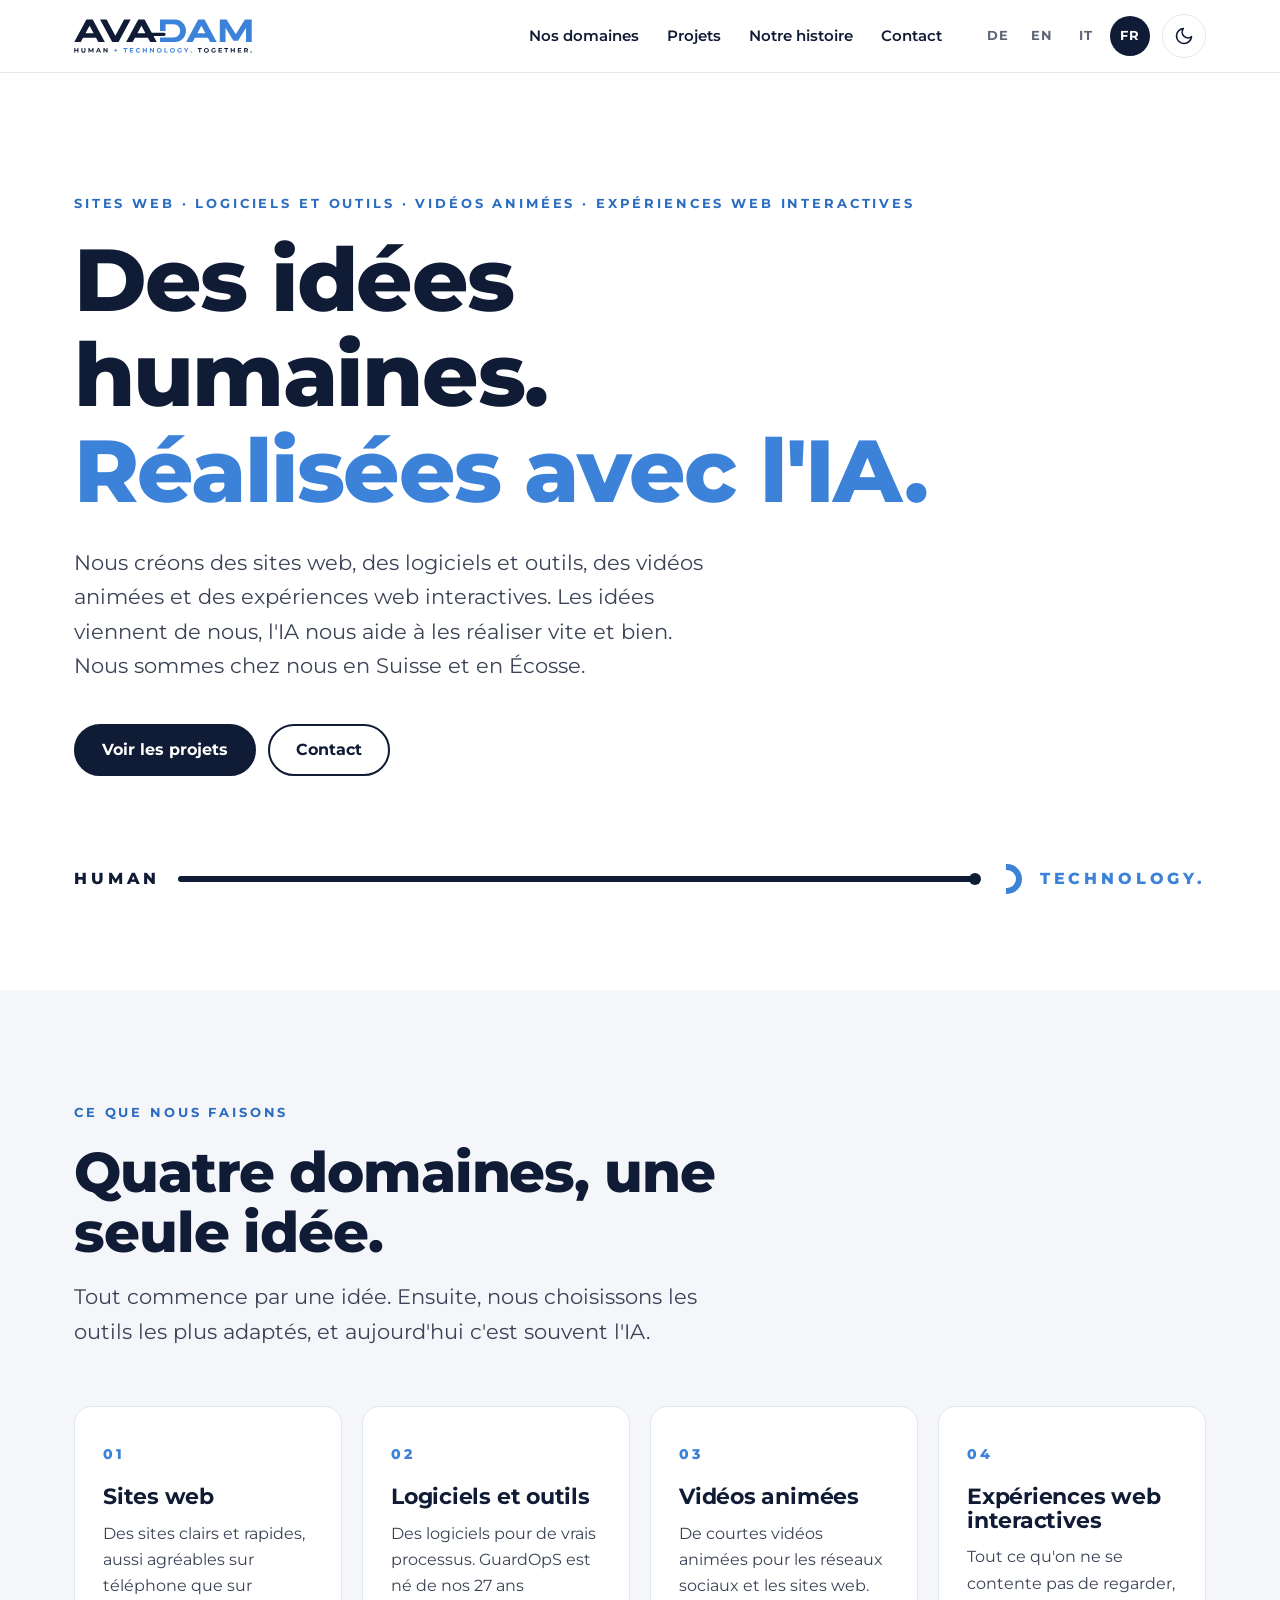
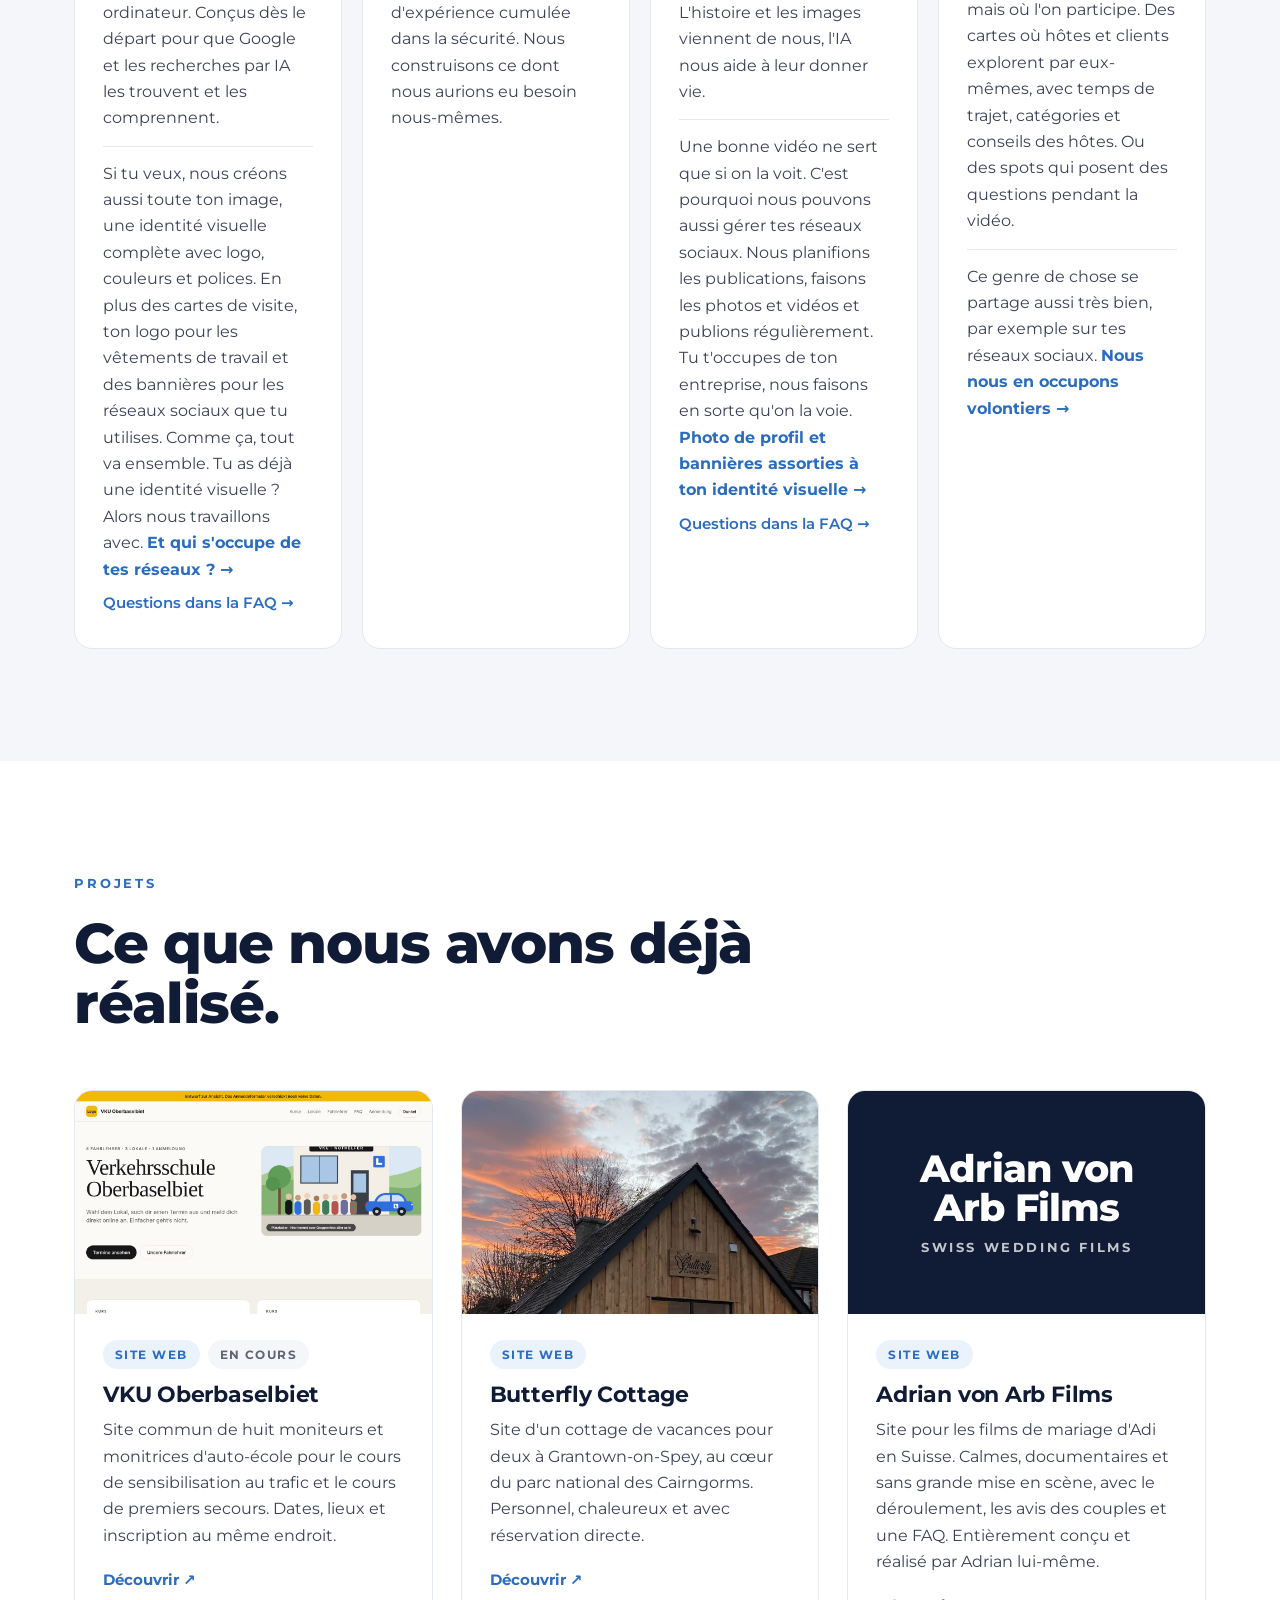
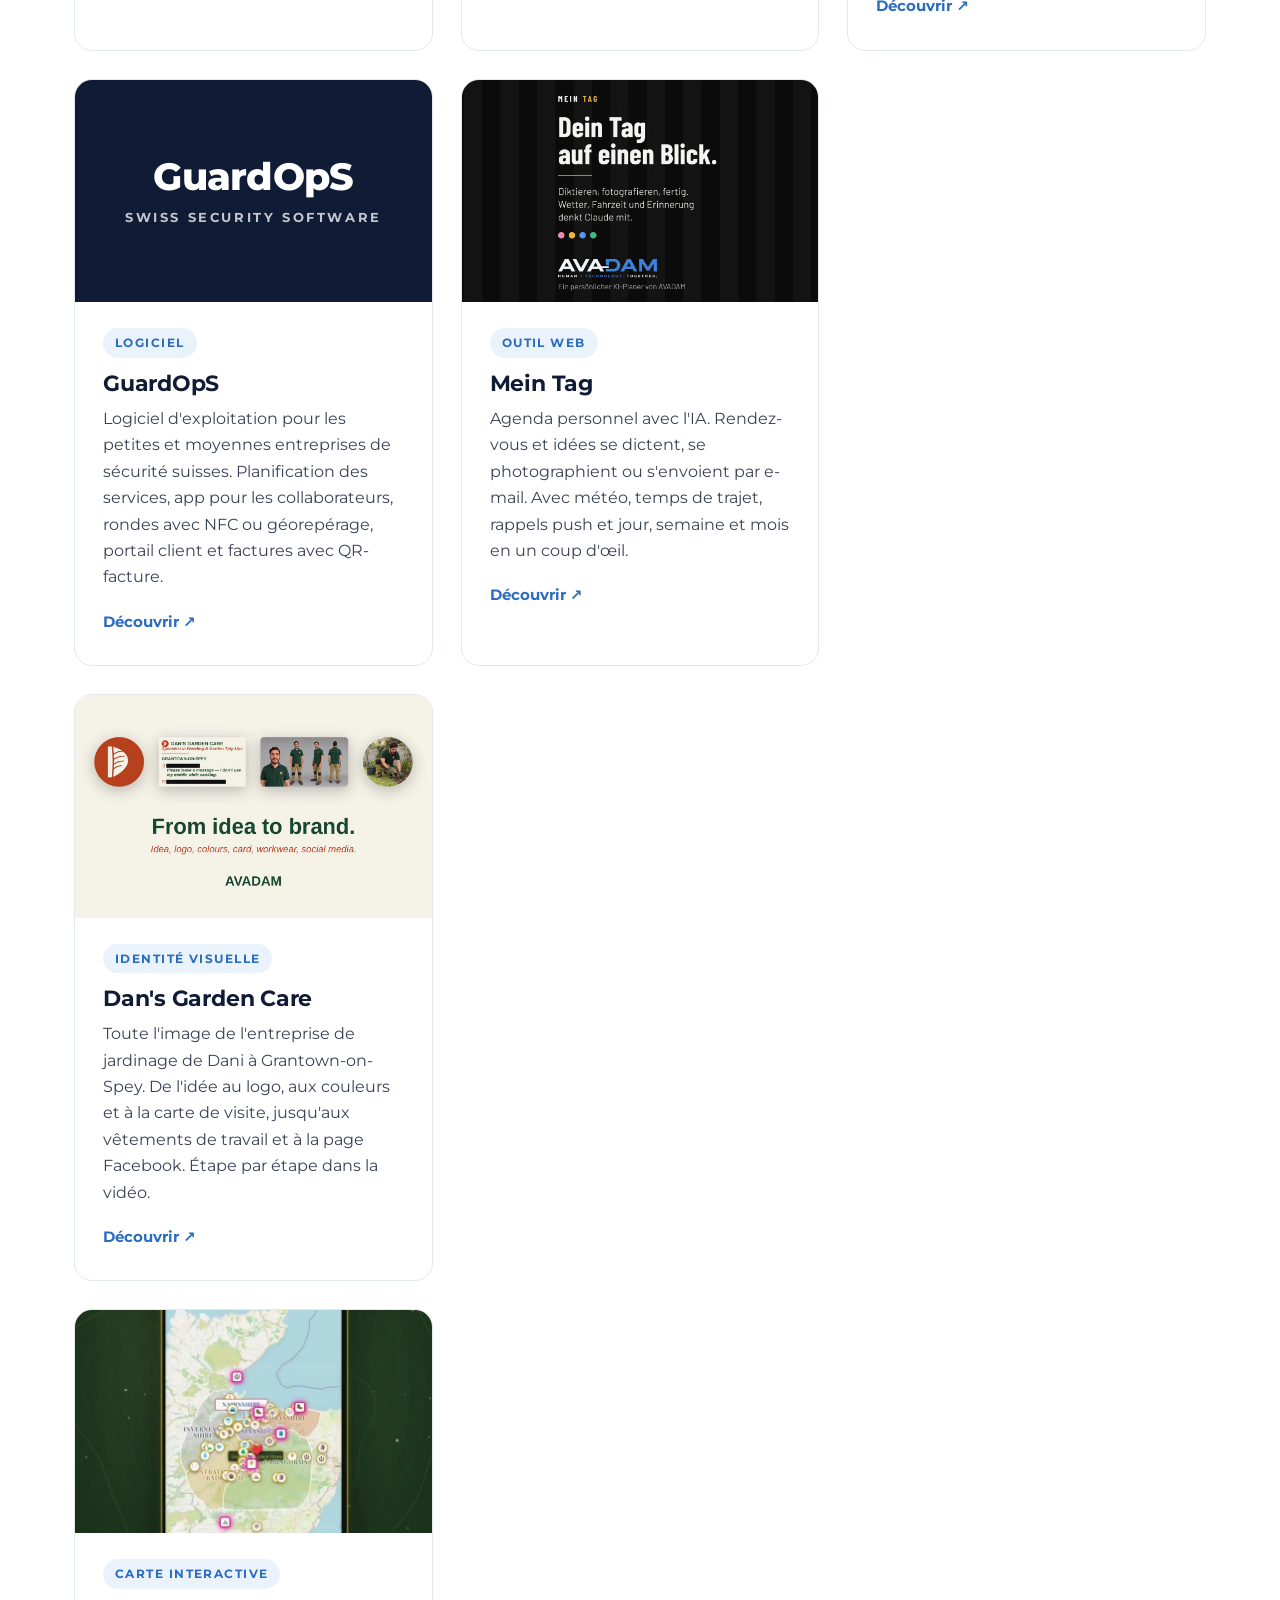
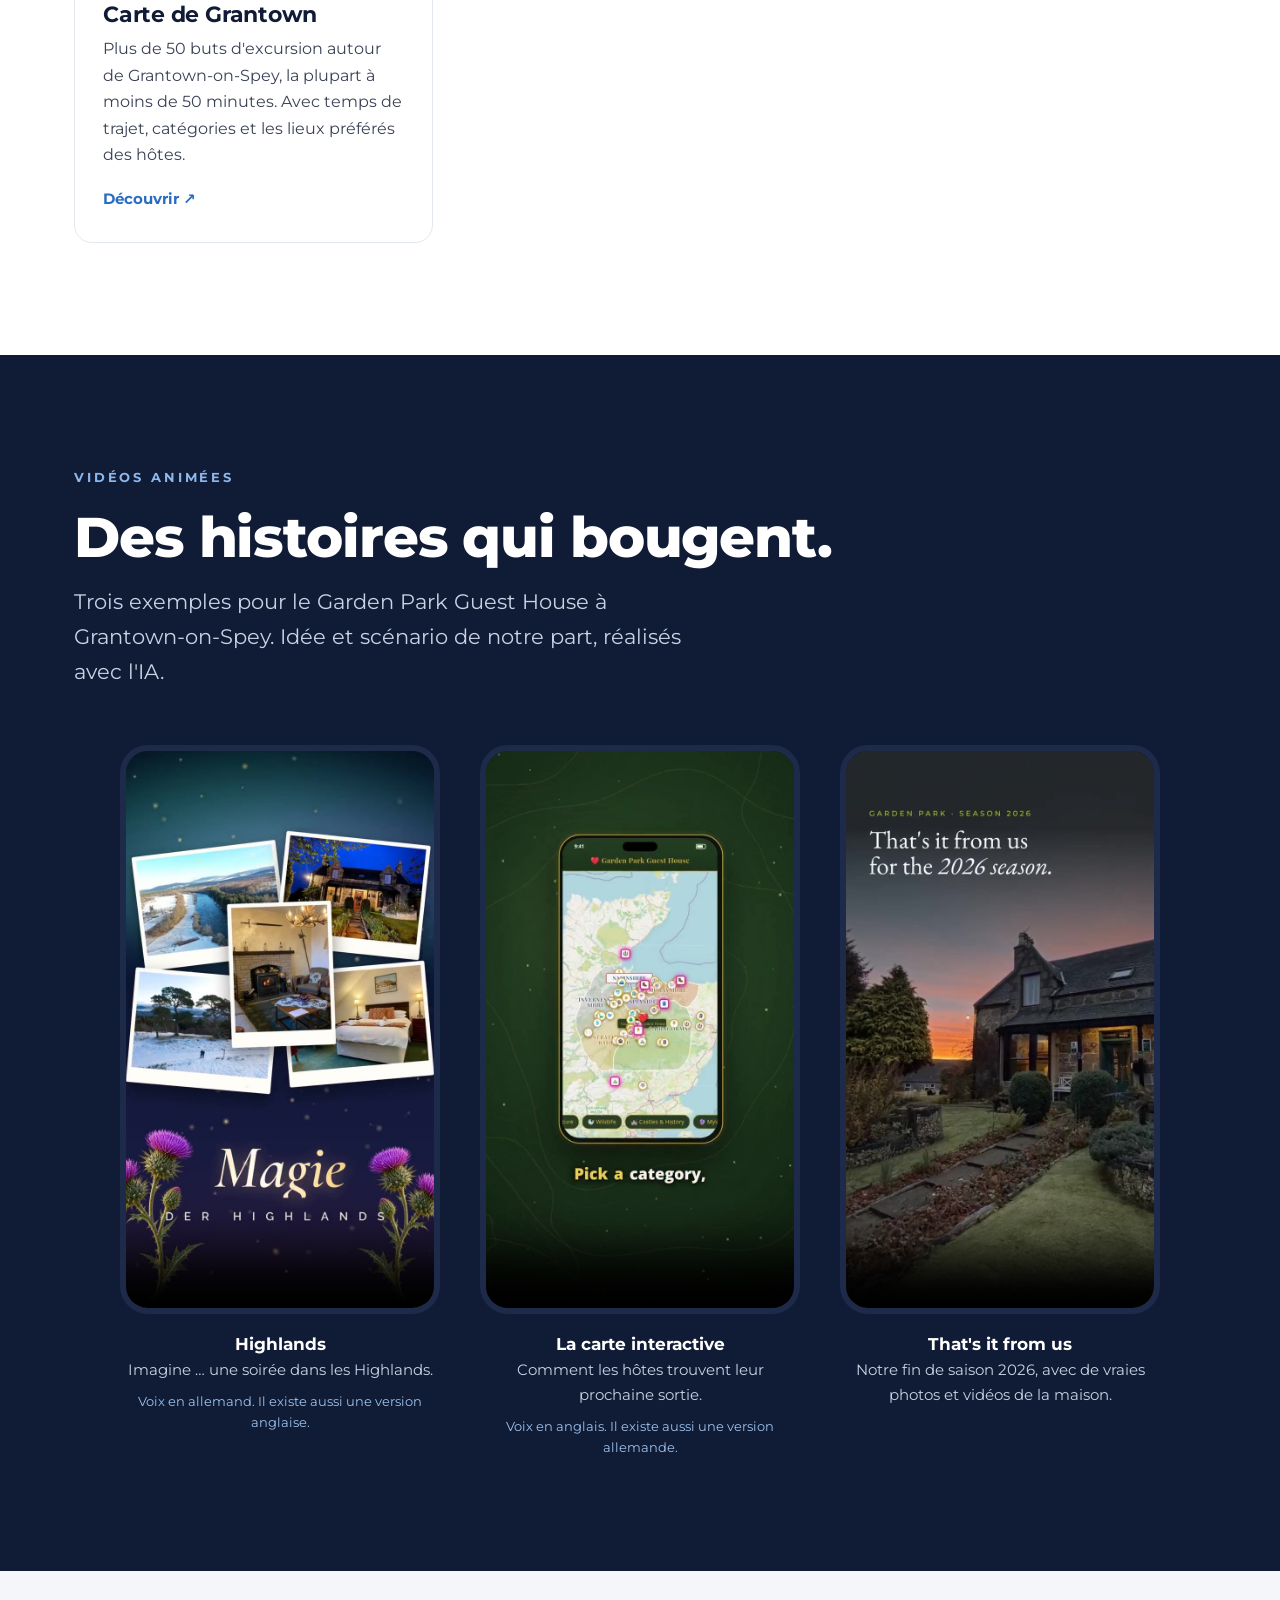
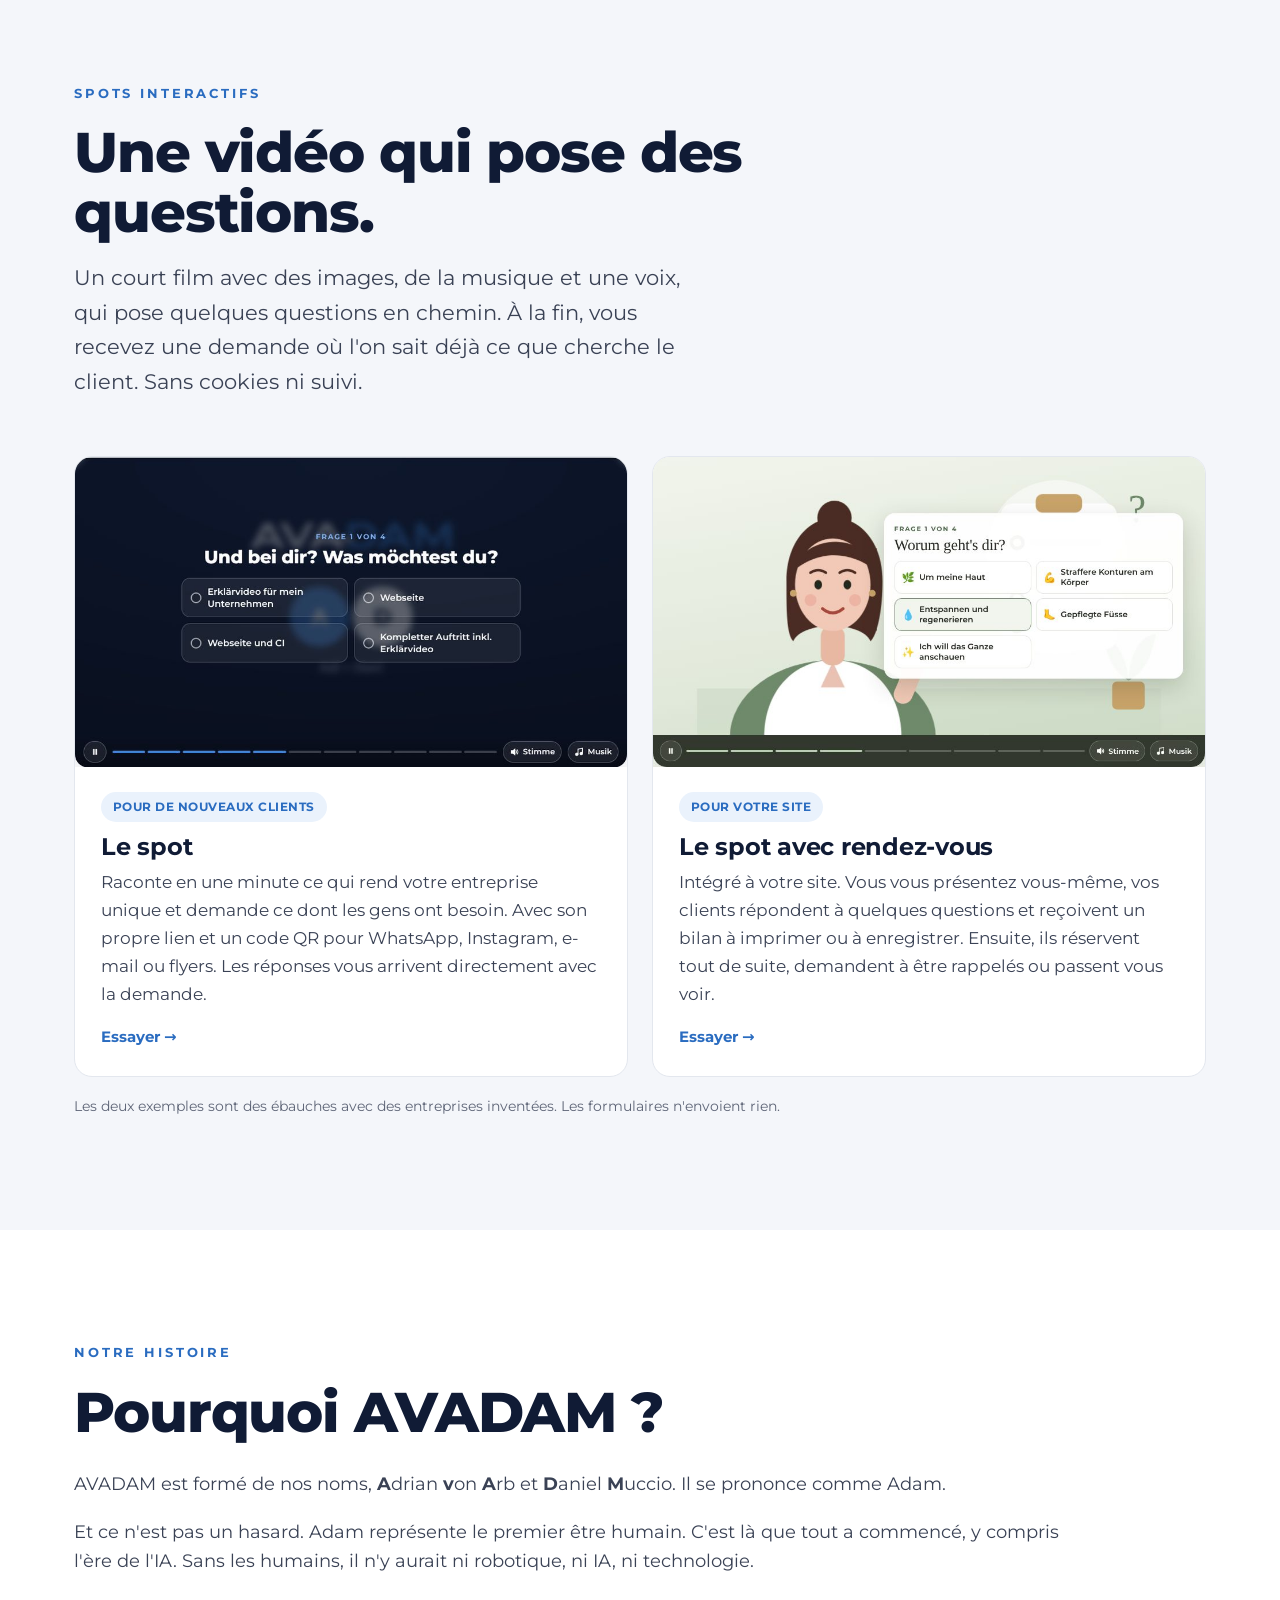
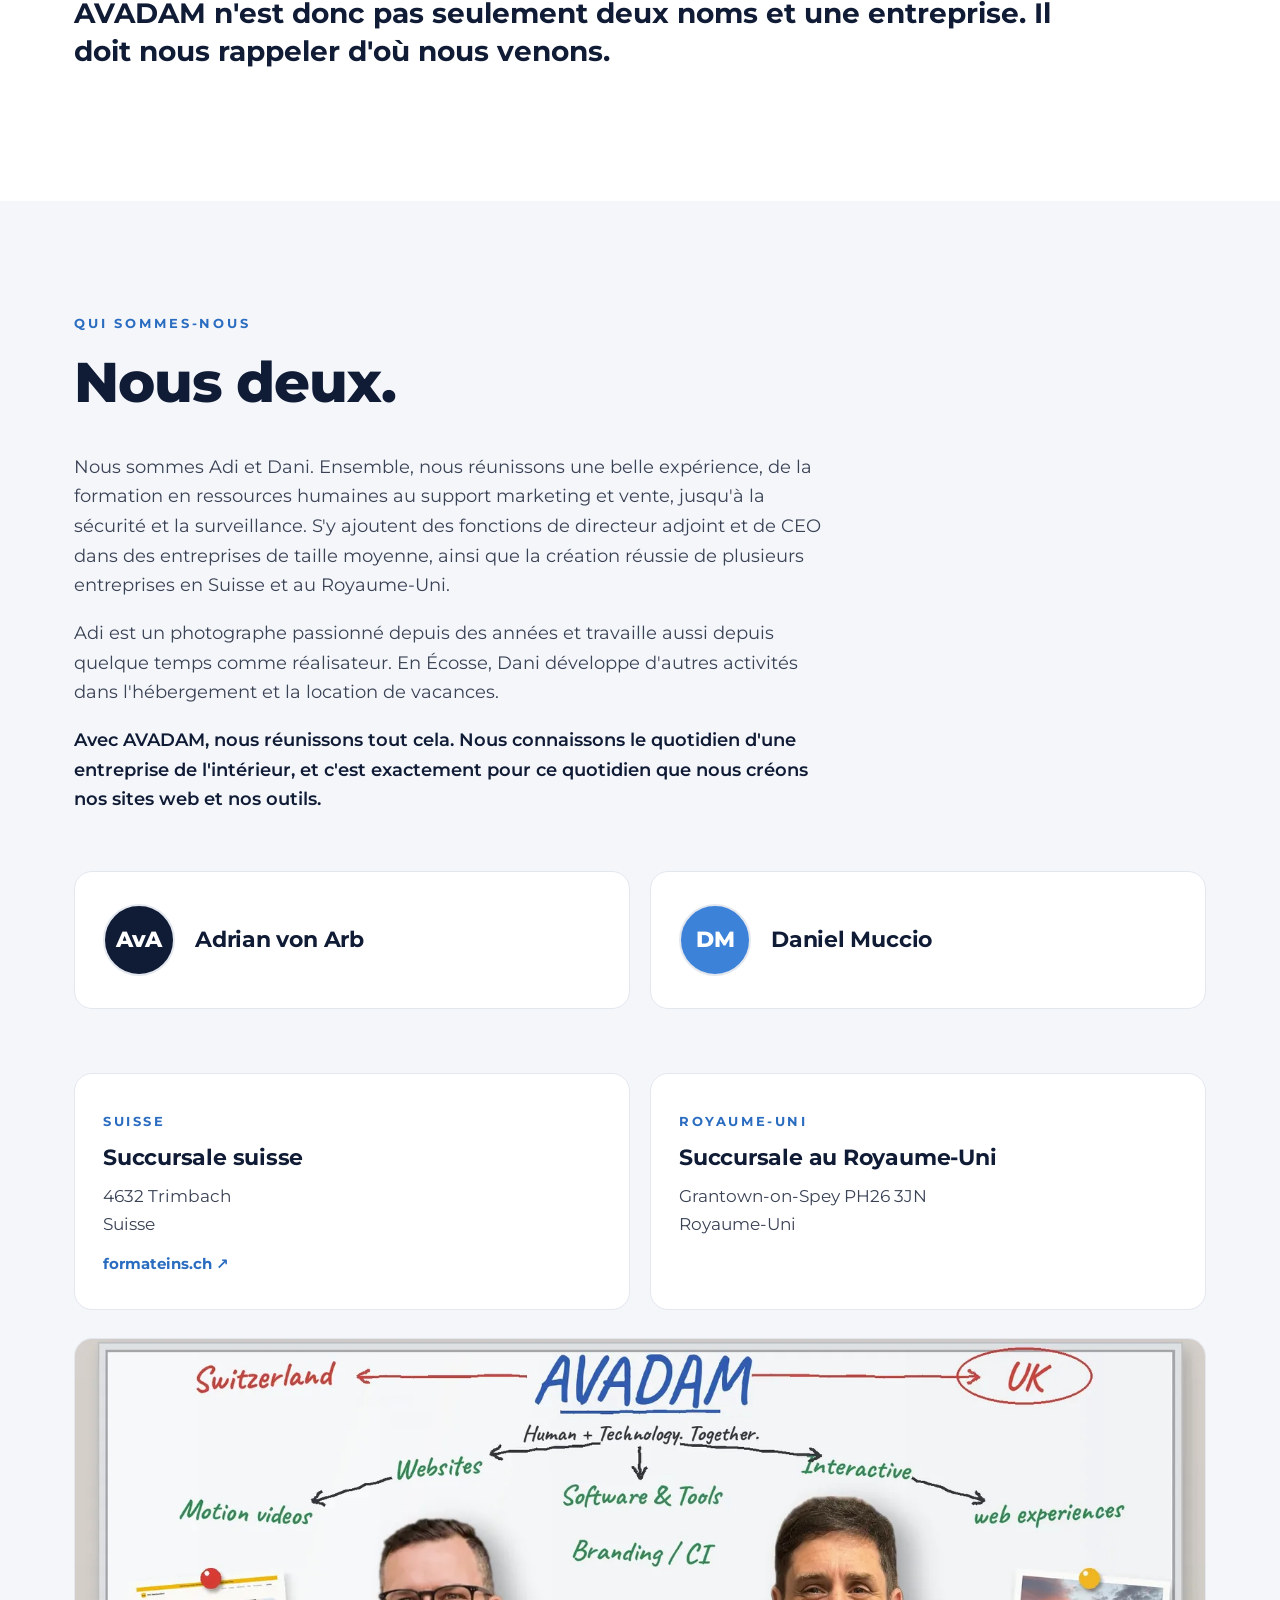
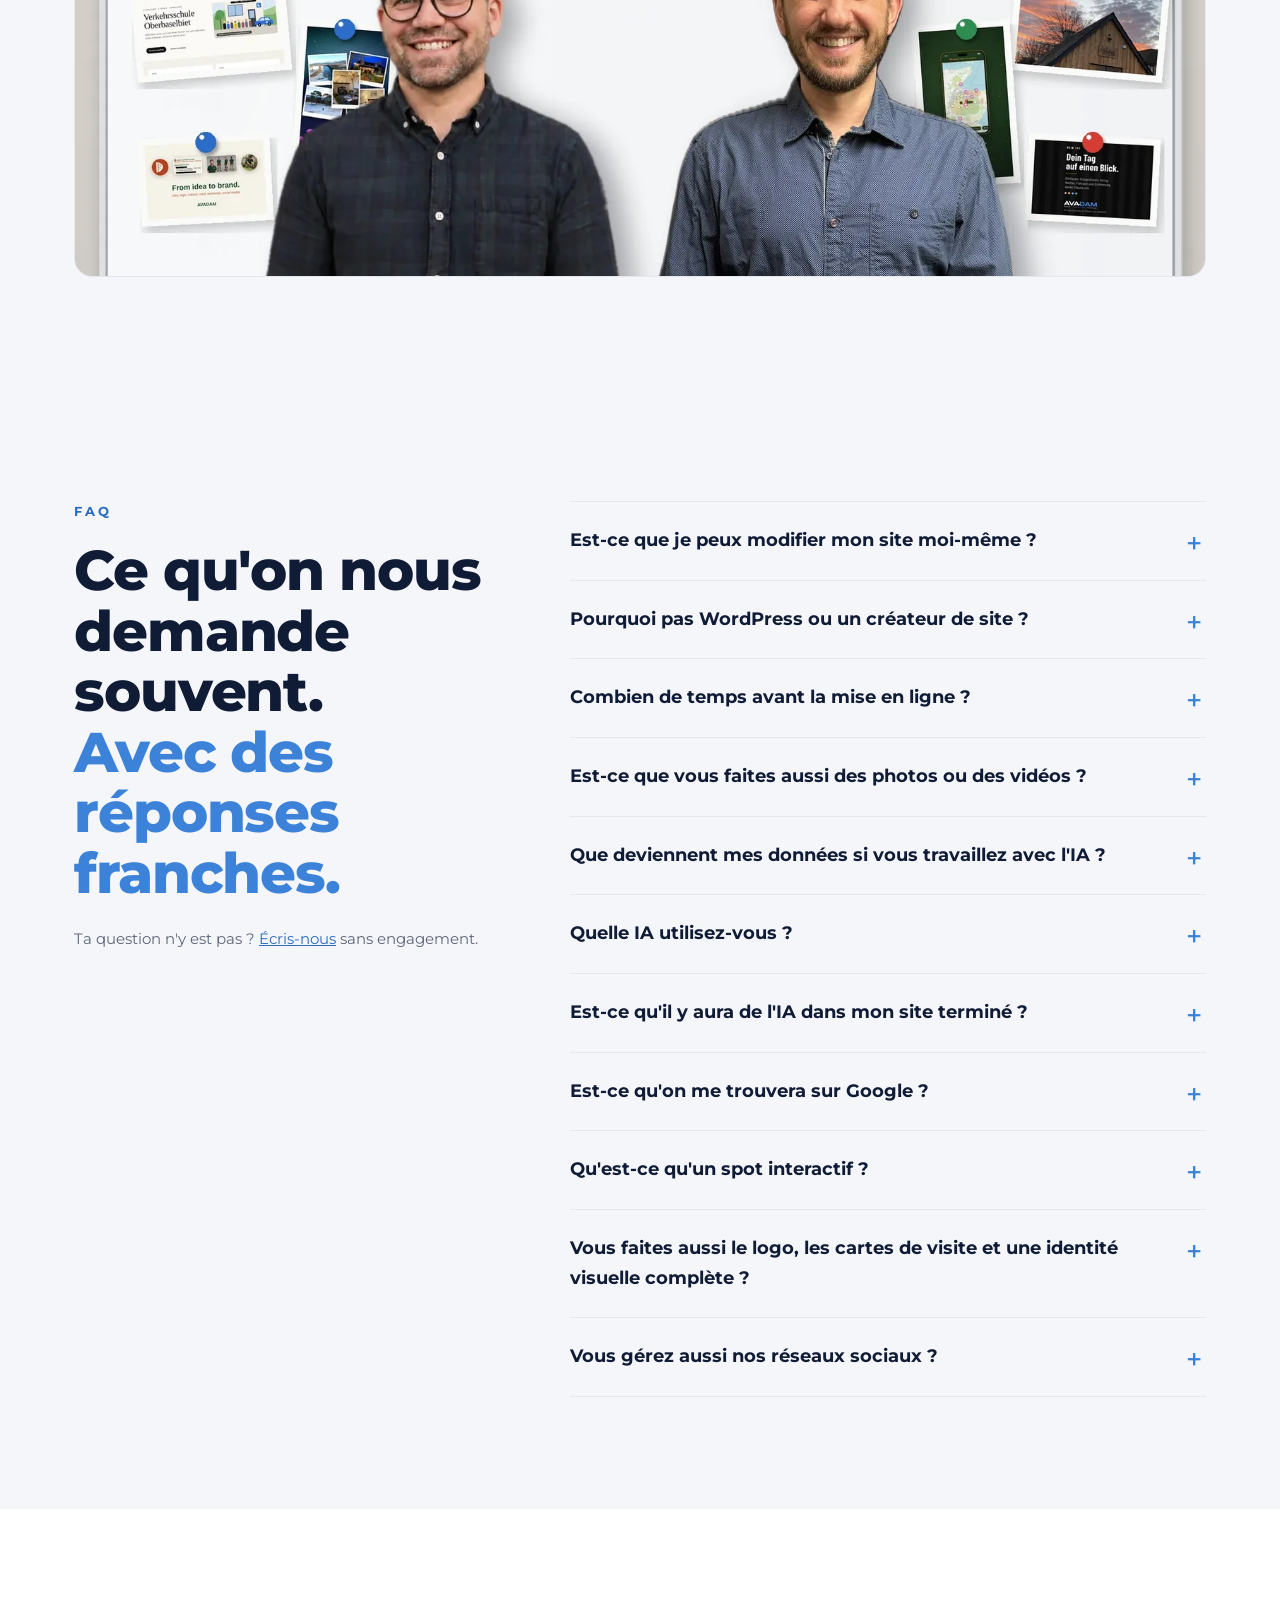
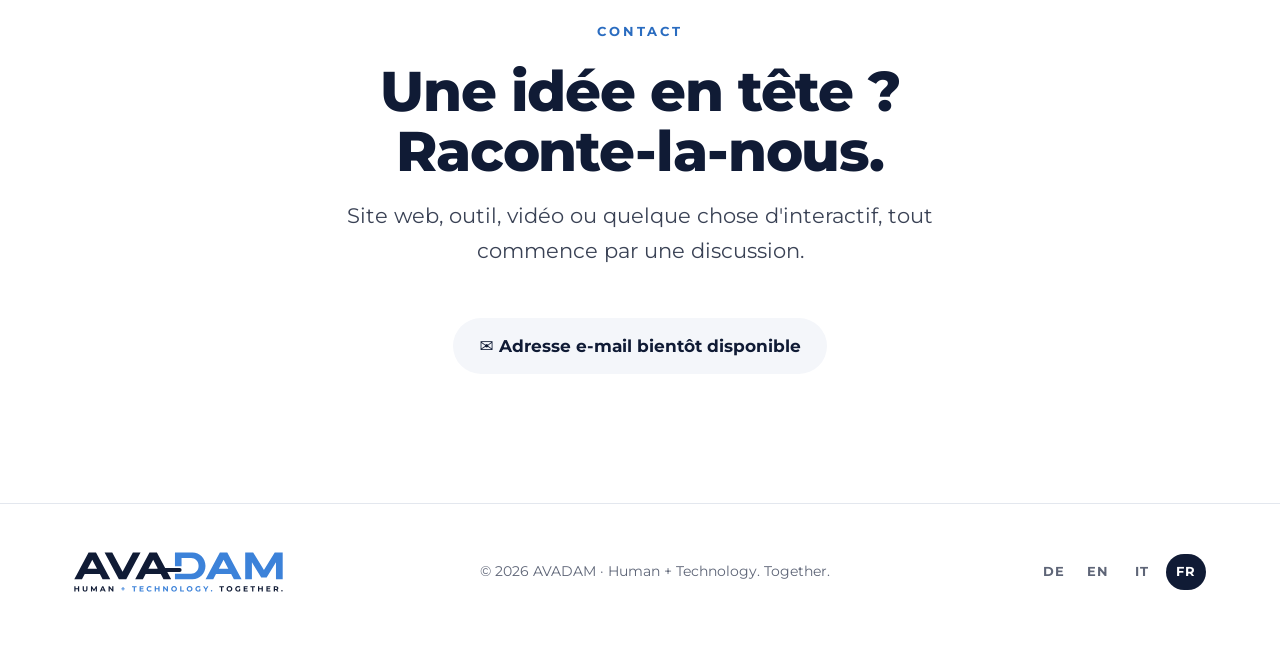
<file: fr/index.html>
<!doctype html>
<html lang="fr">
<head>
<meta charset="utf-8">
<meta name="viewport" content="width=device-width, initial-scale=1">
<title>AVADAM · Sites web, logiciels et outils, vidéos animées et expériences web interactives avec l&#x27;IA</title>
<meta name="description" content="AVADAM crée des sites web, des logiciels et outils, des vidéos animées et des expériences web interactives. Les idées viennent de nous, la réalisation se fait avec l&#x27;IA. Depuis Trimbach (Suisse) et Grantown-on-Spey (Écosse).">
<meta name="robots" content="index, follow, max-image-preview:large, max-snippet:-1, max-video-preview:-1">
<meta name="author" content="AVADAM · Adrian von Arb, Daniel Muccio">
<link rel="canonical" href="https://avadam26.github.io/avadam/fr/">
<link rel="alternate" hreflang="de" href="https://avadam26.github.io/avadam/">
<link rel="alternate" hreflang="en" href="https://avadam26.github.io/avadam/en/">
<link rel="alternate" hreflang="it" href="https://avadam26.github.io/avadam/it/">
<link rel="alternate" hreflang="fr" href="https://avadam26.github.io/avadam/fr/">
<link rel="alternate" hreflang="x-default" href="https://avadam26.github.io/avadam/">
<meta property="og:type" content="website">
<meta property="og:site_name" content="AVADAM">
<meta property="og:title" content="AVADAM · Sites web, logiciels et outils, vidéos animées et expériences web interactives avec l&#x27;IA">
<meta property="og:description" content="AVADAM crée des sites web, des logiciels et outils, des vidéos animées et des expériences web interactives. Les idées viennent de nous, la réalisation se fait avec l&#x27;IA. Depuis Trimbach (Suisse) et Grantown-on-Spey (Écosse).">
<meta property="og:url" content="https://avadam26.github.io/avadam/fr/">
<meta property="og:image" content="https://avadam26.github.io/avadam/assets/og-image.png">
<meta property="og:image:width" content="1200">
<meta property="og:image:height" content="630">
<meta property="og:image:alt" content="Logo AVADAM, Human + Technology. Together.">
<meta property="og:locale" content="fr_CH">
<meta property="og:locale:alternate" content="de_CH">
<meta property="og:locale:alternate" content="en_GB">
<meta property="og:locale:alternate" content="it_CH">
<meta name="twitter:card" content="summary_large_image">
<meta name="theme-color" content="#FFFFFF" media="(prefers-color-scheme: light)">
<meta name="theme-color" content="#0A1020" media="(prefers-color-scheme: dark)">
<script>try{var m=localStorage.getItem("avadam-theme");if(m)document.documentElement.dataset.theme=m}catch(e){}</script>
<link rel="icon" href="../favicon.ico" sizes="32x32">
<link rel="icon" href="../assets/favicon.svg" type="image/svg+xml">
<link rel="apple-touch-icon" href="../assets/apple-touch-icon.png">
<link rel="preload" href="../assets/fonts/montserrat-latin-800-normal.woff2" as="font" type="font/woff2" crossorigin>
<link rel="stylesheet" href="../assets/style.css?v=a1259b9a">
<link rel="alternate" type="text/plain" href="https://avadam26.github.io/avadam/llms.txt" title="LLM summary">
<script type="application/ld+json">
{
 "@context": "https://schema.org",
 "@graph": [
  {
   "@type": "Organization",
   "@id": "https://avadam26.github.io/avadam/#org",
   "name": "AVADAM",
   "alternateName": [
    "AVA-DAM",
    "AVA DAM"
   ],
   "url": "https://avadam26.github.io/avadam/",
   "logo": "https://avadam26.github.io/avadam/assets/avadam-logo.svg",
   "image": "https://avadam26.github.io/avadam/assets/og-image.png",
   "slogan": "Human + Technology. Together.",
   "description": "AVADAM builds websites, software and tools, motion videos and interactive web experiences. The ideas are ours, the build is done with AI. Based in Trimbach (Switzerland) and Grantown-on-Spey (Scotland).",
   "founder": [
    {
     "@type": "Person",
     "name": "Adrian von Arb"
    },
    {
     "@type": "Person",
     "name": "Daniel Muccio"
    }
   ],
   "address": [
    {
     "@type": "PostalAddress",
     "postalCode": "4632",
     "addressLocality": "Trimbach",
     "addressCountry": "CH"
    },
    {
     "@type": "PostalAddress",
     "postalCode": "PH26 3JN",
     "addressLocality": "Grantown-on-Spey",
     "addressRegion": "Scotland",
     "addressCountry": "GB"
    }
   ],
   "knowsAbout": [
    "Web design",
    "Websites",
    "Software development",
    "Motion design",
    "Interactive maps",
    "Interactive web experiences",
    "Artificial intelligence",
    "SEO"
   ],
   "knowsLanguage": [
    "de",
    "en",
    "it",
    "fr"
   ]
  },
  {
   "@type": "WebSite",
   "@id": "https://avadam26.github.io/avadam/#website",
   "url": "https://avadam26.github.io/avadam/",
   "name": "AVADAM",
   "inLanguage": [
    "de",
    "en",
    "it",
    "fr"
   ],
   "publisher": {
    "@id": "https://avadam26.github.io/avadam/#org"
   }
  },
  {
   "@type": "WebPage",
   "@id": "https://avadam26.github.io/avadam/fr/#page",
   "url": "https://avadam26.github.io/avadam/fr/",
   "name": "AVADAM · Sites web, logiciels et outils, vidéos animées et expériences web interactives avec l'IA",
   "description": "AVADAM crée des sites web, des logiciels et outils, des vidéos animées et des expériences web interactives. Les idées viennent de nous, la réalisation se fait avec l'IA. Depuis Trimbach (Suisse) et Grantown-on-Spey (Écosse).",
   "inLanguage": "fr",
   "isPartOf": {
    "@id": "https://avadam26.github.io/avadam/#website"
   },
   "about": {
    "@id": "https://avadam26.github.io/avadam/#org"
   },
   "primaryImageOfPage": "https://avadam26.github.io/avadam/assets/og-image.png"
  },
  {
   "@type": "ItemList",
   "name": "Ce que nous avons déjà réalisé.",
   "itemListElement": [
    {
     "@type": "ListItem",
     "position": 1,
     "item": {
      "@type": "CreativeWork",
      "name": "VKU Oberbaselbiet",
      "description": "Site commun de huit moniteurs et monitrices d'auto-école pour le cours de sensibilisation au trafic et le cours de premiers secours. Dates, lieux et inscription au même endroit.",
      "url": "https://avadam26.github.io/vku-entwurf/",
      "creator": {
       "@id": "https://avadam26.github.io/avadam/#org"
      }
     }
    },
    {
     "@type": "ListItem",
     "position": 2,
     "item": {
      "@type": "CreativeWork",
      "name": "Butterfly Cottage",
      "description": "Site d'un cottage de vacances pour deux à Grantown-on-Spey, au cœur du parc national des Cairngorms. Personnel, chaleureux et avec réservation directe.",
      "url": "https://www.butterfly-cottage.co.uk",
      "creator": {
       "@id": "https://avadam26.github.io/avadam/#org"
      }
     }
    },
    {
     "@type": "ListItem",
     "position": 3,
     "item": {
      "@type": "CreativeWork",
      "name": "Adrian von Arb Films",
      "description": "Site pour les films de mariage d'Adi en Suisse. Calmes, documentaires et sans grande mise en scène, avec le déroulement, les avis des couples et une FAQ. Entièrement conçu et réalisé par Adrian lui-même.",
      "url": "https://adrianvonarbfilms.ch/",
      "creator": {
       "@id": "https://avadam26.github.io/avadam/#org"
      }
     }
    },
    {
     "@type": "ListItem",
     "position": 4,
     "item": {
      "@type": "CreativeWork",
      "name": "Carte de Grantown",
      "description": "Plus de 50 buts d'excursion autour de Grantown-on-Spey, la plupart à moins de 50 minutes. Avec temps de trajet, catégories et les lieux préférés des hôtes.",
      "url": "https://www.butterfly-cottage.co.uk/grantown/grantown-map.html",
      "creator": {
       "@id": "https://avadam26.github.io/avadam/#org"
      }
     }
    },
    {
     "@type": "ListItem",
     "position": 5,
     "item": {
      "@type": "SoftwareApplication",
      "applicationCategory": "BusinessApplication",
      "operatingSystem": "Web",
      "name": "GuardOpS",
      "description": "Logiciel d'exploitation pour les petites et moyennes entreprises de sécurité suisses. Planification des services, app pour les collaborateurs, rondes avec NFC ou géorepérage, portail client et factures avec QR-facture.",
      "url": "https://guardops.ch/",
      "creator": {
       "@id": "https://avadam26.github.io/avadam/#org"
      }
     }
    },
    {
     "@type": "ListItem",
     "position": 6,
     "item": {
      "@type": "SoftwareApplication",
      "applicationCategory": "LifestyleApplication",
      "operatingSystem": "Web",
      "name": "Mein Tag",
      "description": "Agenda personnel avec l'IA. Rendez-vous et idées se dictent, se photographient ou s'envoient par e-mail. Avec météo, temps de trajet, rappels push et jour, semaine et mois en un coup d'œil.",
      "url": "https://avadam26.github.io/avadam/media/meintag.mp4",
      "creator": {
       "@id": "https://avadam26.github.io/avadam/#org"
      }
     }
    },
    {
     "@type": "ListItem",
     "position": 7,
     "item": {
      "@type": "CreativeWork",
      "name": "Dan's Garden Care",
      "description": "Toute l'image de l'entreprise de jardinage de Dani à Grantown-on-Spey. De l'idée au logo, aux couleurs et à la carte de visite, jusqu'aux vêtements de travail et à la page Facebook. Étape par étape dans la vidéo.",
      "url": "https://avadam26.github.io/avadam/media/dans-ci.mp4",
      "creator": {
       "@id": "https://avadam26.github.io/avadam/#org"
      }
     }
    }
   ]
  },
  {
   "@type": "FAQPage",
   "@id": "https://avadam26.github.io/avadam/fr/#faq",
   "inLanguage": "fr",
   "mainEntity": [
    {
     "@type": "Question",
     "name": "Est-ce que je peux modifier mon site moi-même ?",
     "acceptedAnswer": {
      "@type": "Answer",
      "text": "Pas via un login, et c'est voulu. Sans CMS, il n'y a pas de mises à jour, pas d'extensions et rien qui casse pendant la nuit. Tu nous envoies tes modifications, nous les faisons et facturons le temps passé. Pas d'abonnement."
     }
    },
    {
     "@type": "Question",
     "name": "Pourquoi pas WordPress ou un créateur de site ?",
     "acceptedAnswer": {
      "@type": "Answer",
      "text": "Pour un site qui montre ce que tu fais, c'est trop de machinerie. Mises à jour permanentes, failles de sécurité, frais mensuels. Fait main, il se charge plus vite, il est plus sûr et, après un investissement initial unique, ne coûte plus que l'hébergement et le domaine."
     }
    },
    {
     "@type": "Question",
     "name": "Combien de temps avant la mise en ligne ?",
     "acceptedAnswer": {
      "@type": "Answer",
      "text": "En général environ deux mois après ton feu vert. Ce sont les textes et les images qui prennent le plus de temps, pas la construction. Si tu as une date fixe, dis-le-nous dès le départ et nous te dirons franchement si c'est faisable."
     }
    },
    {
     "@type": "Question",
     "name": "Est-ce que vous faites aussi des photos ou des vidéos ?",
     "acceptedAnswer": {
      "@type": "Answer",
      "text": "Oui, Adrian est photographe et vidéaste passionné. S'il manque de bonnes images, tu peux réserver ce service en option, directement chez toi, par exemple dans ton entreprise. Ainsi images, vidéos et site vont parfaitement ensemble, le tout chez un seul interlocuteur."
     }
    },
    {
     "@type": "Question",
     "name": "Que deviennent mes données si vous travaillez avec l'IA ?",
     "acceptedAnswer": {
      "@type": "Answer",
      "text": "Pour nous, l'IA est un outil, comme autrefois Photoshop ou un éditeur de code. Nous n'y mettons que ce qui ira de toute façon sur ton site, c'est-à-dire des textes, des images et des informations que tu veux publier. Les listes de clients, les mots de passe ou les données de tes clients, nous n'en avons pas besoin et nous n'en voulons pas. Les idées, les décisions et le contrôle restent chez nous deux, et nous relisons chaque ligne nous-mêmes."
     }
    },
    {
     "@type": "Question",
     "name": "Quelle IA utilisez-vous ?",
     "acceptedAnswer": {
      "@type": "Answer",
      "text": "Plusieurs, cela dépend entièrement du mandat. Pour les textes et le code, nous utilisons d'autres outils que pour les images ou les vidéos. Nous n'utilisons pas de versions gratuites, nous travaillons avec des abonnements payants. Ainsi nous avons de meilleurs outils et plus de contrôle sur ce qui arrive aux données, pour toi comme pour nous."
     }
    },
    {
     "@type": "Question",
     "name": "Est-ce qu'il y aura de l'IA dans mon site terminé ?",
     "acceptedAnswer": {
      "@type": "Answer",
      "text": "Non. Le site terminé est du HTML tout à fait normal, sans IA, sans suivi et sans cookies, sauf si tu veux autre chose. Il ne collecte rien sur tes visiteurs. Si tu veux plus tard des statistiques ou un formulaire de contact, nous en parlons d'abord et adaptons la déclaration de confidentialité."
     }
    },
    {
     "@type": "Question",
     "name": "Est-ce qu'on me trouvera sur Google ?",
     "acceptedAnswer": {
      "@type": "Answer",
      "text": "Le site est construit pour que Google puisse bien le lire, avec une structure propre, un chargement rapide et les bonnes informations en arrière-plan. Personne ne peut te garantir la première place, franchement. Pour les recherches locales, ta fiche d'établissement Google compte aussi. Nous t'aidons volontiers, mais c'est à toi de la créer."
     }
    },
    {
     "@type": "Question",
     "name": "Qu'est-ce qu'un spot interactif ?",
     "acceptedAnswer": {
      "@type": "Answer",
      "text": "Une courte vidéo qui ne se contente pas de défiler, mais pose des questions en cours de route. Selon la réponse, la suite change. À la fin, vous recevez une demande avec toutes les réponses, ou vos clients prennent directement rendez-vous. Pas besoin de cookies ni de suivi, les gens répondent librement."
     }
    },
    {
     "@type": "Question",
     "name": "Vous faites aussi le logo, les cartes de visite et une identité visuelle complète ?",
     "acceptedAnswer": {
      "@type": "Answer",
      "text": "Oui, avec le site ou séparément. Nous créons ton image avec logo, couleurs et polices, plus des cartes de visite, ton logo pour les vêtements de travail et des bannières pour tes réseaux sociaux. Si tu as déjà une identité visuelle, nous partons de là et ne changeons rien sans en parler avec toi."
     }
    },
    {
     "@type": "Question",
     "name": "Vous gérez aussi nos réseaux sociaux ?",
     "acceptedAnswer": {
      "@type": "Answer",
      "text": "Oui. Nous planifions les publications, faisons les photos et vidéos et publions régulièrement sur les réseaux que tu utilises. Le mieux, c'est avec nos vidéos animées, comme ça tout va ensemble. Ce qu'on montre et ce qu'on ne montre pas, c'est toi qui décides."
     }
    }
   ]
  },
  {
   "@type": "VideoObject",
   "name": "Highlands · Garden Park Guest House",
   "description": "Imagine … une soirée dans les Highlands.",
   "thumbnailUrl": "https://avadam26.github.io/avadam/media/highlands-poster.jpg",
   "contentUrl": "https://avadam26.github.io/avadam/media/highlands.mp4",
   "uploadDate": "2026-10-21",
   "inLanguage": "de",
   "creator": {
    "@id": "https://avadam26.github.io/avadam/#org"
   }
  },
  {
   "@type": "VideoObject",
   "name": "La carte interactive · Garden Park Guest House",
   "description": "Comment les hôtes trouvent leur prochaine sortie.",
   "thumbnailUrl": "https://avadam26.github.io/avadam/media/karte-poster.jpg",
   "contentUrl": "https://avadam26.github.io/avadam/media/karte.mp4",
   "uploadDate": "2026-10-21",
   "inLanguage": "de",
   "creator": {
    "@id": "https://avadam26.github.io/avadam/#org"
   }
  },
  {
   "@type": "VideoObject",
   "name": "That's it from us · Garden Park Guest House",
   "description": "Notre fin de saison 2026, avec de vraies photos et vidéos de la maison.",
   "thumbnailUrl": "https://avadam26.github.io/avadam/media/saisonende-poster.jpg",
   "contentUrl": "https://avadam26.github.io/avadam/media/saisonende.mp4",
   "uploadDate": "2026-10-21",
   "inLanguage": "de",
   "creator": {
    "@id": "https://avadam26.github.io/avadam/#org"
   }
  }
 ]
}
</script>
</head>
<body>
<a class="skip" href="#inhalt">Aller au contenu</a>
<header class="top">
<div class="wrap">
<a class="brand" href="../fr/" aria-label="AVADAM"><img class="logo-light" src="../assets/avadam-logo.svg" alt="Logo AVADAM, Human + Technology. Together." width="668" height="126"><img class="logo-dark" src="../assets/avadam-logo-dark.svg" alt="" aria-hidden="true" width="668" height="126"></a>
<div class="nav"><nav class="links nav" aria-label="Menu"><a href="#bereiche">Nos domaines</a><a href="#projekte">Projets</a><a href="#geschichte">Notre histoire</a><a href="#kontakt">Contact</a></nav><div class="right"><nav class="langs" aria-label="Choisir la langue"><a href=".././" hreflang="de" lang="de" title="Deutsch">DE</a><a href="../en/" hreflang="en" lang="en" title="English">EN</a><a href="../it/" hreflang="it" lang="it" title="Italiano">IT</a><a href="../fr/" hreflang="fr" lang="fr" title="Français" aria-current="true">FR</a></nav><button type="button" class="theme" id="theme" aria-label="Basculer entre clair et sombre" title="Basculer entre clair et sombre"><svg class="moon" viewBox="0 0 24 24" fill="none" stroke="currentColor" stroke-width="2" stroke-linecap="round" stroke-linejoin="round" aria-hidden="true"><path d="M21 12.8A9 9 0 1 1 11.2 3a7 7 0 0 0 9.8 9.8z"/></svg><svg class="sun" viewBox="0 0 24 24" fill="none" stroke="currentColor" stroke-width="2" stroke-linecap="round" aria-hidden="true"><circle cx="12" cy="12" r="4.5"/><path d="M12 2v2M12 20v2M4.9 4.9l1.4 1.4M17.7 17.7l1.4 1.4M2 12h2M20 12h2M4.9 19.1l1.4-1.4M17.7 6.3l1.4-1.4"/></svg></button><button type="button" class="burger" id="burger" aria-expanded="false" aria-controls="mmenu" aria-label="Menu"><span></span><span></span><span></span></button></div></div>
</div>
<div class="mpanel" id="mmenu" hidden><nav class="mlinks" aria-label="Menu"><a href="#bereiche">Nos domaines</a><a href="#projekte">Projets</a><a href="#geschichte">Notre histoire</a><a href="#kontakt">Contact</a></nav><nav class="langs" aria-label="Choisir la langue"><a href=".././" hreflang="de" lang="de" title="Deutsch">DE</a><a href="../en/" hreflang="en" lang="en" title="English">EN</a><a href="../it/" hreflang="it" lang="it" title="Italiano">IT</a><a href="../fr/" hreflang="fr" lang="fr" title="Français" aria-current="true">FR</a></nav></div>
</header>

<main id="inhalt">
<section class="hero" aria-labelledby="h1">
<div class="wrap">
<span class="eyebrow">Sites web · Logiciels et outils · Vidéos animées · Expériences web interactives</span>
<h1 id="h1">Des idées humaines. <span class="accent">Réalisées avec l'IA.</span></h1>
<p class="lead">Nous créons des sites web, des logiciels et outils, des vidéos animées et des expériences web interactives. Les idées viennent de nous, l&#x27;IA nous aide à les réaliser vite et bien. Nous sommes chez nous en Suisse et en Écosse.</p>
<div class="btns"><a class="btn primary" href="#projekte">Voir les projets</a><a class="btn ghost" href="#kontakt">Contact</a></div>
<div class="cable" aria-hidden="true"><span class="h">HUMAN</span><span class="wire"></span><span class="gap"></span><span class="socket"></span><span class="t">TECHNOLOGY.</span></div>
</div>
</section>

<section id="bereiche" class="areas" aria-labelledby="h-areas">
<div class="wrap">
<div class="head"><span class="eyebrow">Ce que nous faisons</span><h2 id="h-areas">Quatre domaines, une seule idée.</h2><p class="lead">Tout commence par une idée. Ensuite, nous choisissons les outils les plus adaptés, et aujourd&#x27;hui c&#x27;est souvent l&#x27;IA.</p></div>
<div class="grid4"><article class="card"><span class="num">01</span><h3>Sites web</h3><p>Des sites clairs et rapides, aussi agréables sur téléphone que sur ordinateur. Conçus dès le départ pour que Google et les recherches par IA les trouvent et les comprennent.</p><p class="extra" id="ci">Si tu veux, nous créons aussi toute ton image, une identité visuelle complète avec logo, couleurs et polices. En plus des cartes de visite, ton logo pour les vêtements de travail et des bannières pour les réseaux sociaux que tu utilises. Comme ça, tout va ensemble. Tu as déjà une identité visuelle ? Alors nous travaillons avec. <a href="#social-media">Et qui s&#x27;occupe de tes réseaux ? →</a><br><a class="faqlink" href="#faq-ci">Questions dans la FAQ →</a></p></article><article class="card"><span class="num">02</span><h3>Logiciels et outils</h3><p>Des logiciels pour de vrais processus. GuardOpS est né de nos 27 ans d&#x27;expérience cumulée dans la sécurité. Nous construisons ce dont nous aurions eu besoin nous-mêmes.</p></article><article class="card"><span class="num">03</span><h3>Vidéos animées</h3><p>De courtes vidéos animées pour les réseaux sociaux et les sites web. L&#x27;histoire et les images viennent de nous, l&#x27;IA nous aide à leur donner vie.</p><p class="extra" id="social-media">Une bonne vidéo ne sert que si on la voit. C&#x27;est pourquoi nous pouvons aussi gérer tes réseaux sociaux. Nous planifions les publications, faisons les photos et vidéos et publions régulièrement. Tu t&#x27;occupes de ton entreprise, nous faisons en sorte qu&#x27;on la voie. <a href="#ci">Photo de profil et bannières assorties à ton identité visuelle →</a><br><a class="faqlink" href="#faq-social-media">Questions dans la FAQ →</a></p></article><article class="card"><span class="num">04</span><h3>Expériences web interactives</h3><p>Tout ce qu&#x27;on ne se contente pas de regarder, mais où l&#x27;on participe. Des cartes où hôtes et clients explorent par eux-mêmes, avec temps de trajet, catégories et conseils des hôtes. Ou des spots qui posent des questions pendant la vidéo.</p><p class="extra">Ce genre de chose se partage aussi très bien, par exemple sur tes réseaux sociaux. <a href="#social-media">Nous nous en occupons volontiers →</a></p></article></div>
</div>
</section>

<section id="projekte" aria-labelledby="h-proj">
<div class="wrap">
<div class="head"><span class="eyebrow">Projets</span><h2 id="h-proj">Ce que nous avons déjà réalisé.</h2></div>
<div class="projects"><a class="proj" href="https://avadam26.github.io/vku-entwurf/" target="_blank" rel="noopener"><div class="pic"><img src="../media/vku.jpg" alt="VKU Oberbaselbiet" width="1280" height="800" loading="lazy"></div><div class="body"><div class="tags"><span class="tag">Site web</span><span class="tag grey">En cours</span></div><h3>VKU Oberbaselbiet</h3><p>Site commun de huit moniteurs et monitrices d&#x27;auto-école pour le cours de sensibilisation au trafic et le cours de premiers secours. Dates, lieux et inscription au même endroit.</p><span class="more">Découvrir ↗</span></div></a><a class="proj" href="https://www.butterfly-cottage.co.uk" target="_blank" rel="noopener"><div class="pic"><img src="../media/butterfly.jpg" alt="Butterfly Cottage, Grantown-on-Spey" width="1280" height="800" loading="lazy" style="object-position:50% 60%"></div><div class="body"><div class="tags"><span class="tag">Site web</span></div><h3>Butterfly Cottage</h3><p>Site d&#x27;un cottage de vacances pour deux à Grantown-on-Spey, au cœur du parc national des Cairngorms. Personnel, chaleureux et avec réservation directe.</p><span class="more">Découvrir ↗</span></div></a><a class="proj" href="https://adrianvonarbfilms.ch/" target="_blank" rel="noopener"><div class="pic type navy" aria-hidden="true"><span>Adrian von Arb Films<small>Swiss wedding films</small></span></div><div class="body"><div class="tags"><span class="tag">Site web</span></div><h3>Adrian von Arb Films</h3><p>Site pour les films de mariage d&#x27;Adi en Suisse. Calmes, documentaires et sans grande mise en scène, avec le déroulement, les avis des couples et une FAQ. Entièrement conçu et réalisé par Adrian lui-même.</p><span class="more">Découvrir ↗</span></div></a></div><div class="projects"><a class="proj" href="https://guardops.ch/" target="_blank" rel="noopener"><div class="pic type navy" aria-hidden="true"><span>GuardOpS<small>Swiss security software</small></span></div><div class="body"><div class="tags"><span class="tag">Logiciel</span></div><h3>GuardOpS</h3><p>Logiciel d&#x27;exploitation pour les petites et moyennes entreprises de sécurité suisses. Planification des services, app pour les collaborateurs, rondes avec NFC ou géorepérage, portail client et factures avec QR-facture.</p><span class="more">Découvrir ↗</span></div></a><a class="proj" href="https://avadam26.github.io/avadam/media/meintag.mp4" target="_blank" rel="noopener"><div class="pic"><img src="../media/meintag.jpg" alt="Mein Tag" width="1280" height="800" loading="lazy" style="object-position:50% 50%"></div><div class="body"><div class="tags"><span class="tag">Outil web</span></div><h3>Mein Tag</h3><p>Agenda personnel avec l&#x27;IA. Rendez-vous et idées se dictent, se photographient ou s&#x27;envoient par e-mail. Avec météo, temps de trajet, rappels push et jour, semaine et mois en un coup d&#x27;œil.</p><span class="more">Découvrir ↗</span></div></a></div><div class="projects"><a class="proj" href="https://avadam26.github.io/avadam/media/dans-ci.mp4" target="_blank" rel="noopener"><div class="pic"><img src="../media/dans-ci.jpg" alt="Dan&#x27;s Garden Care, Logo, Visitenkarte, Arbeitskleidung und Facebook" width="1280" height="800" loading="lazy" style="object-position:50% 40%"></div><div class="body"><div class="tags"><span class="tag">Identité visuelle</span></div><h3>Dan&#x27;s Garden Care</h3><p>Toute l&#x27;image de l&#x27;entreprise de jardinage de Dani à Grantown-on-Spey. De l&#x27;idée au logo, aux couleurs et à la carte de visite, jusqu&#x27;aux vêtements de travail et à la page Facebook. Étape par étape dans la vidéo.</p><span class="more">Découvrir ↗</span></div></a></div><div class="projects"><a class="proj" href="https://www.butterfly-cottage.co.uk/grantown/grantown-map.html" target="_blank" rel="noopener"><div class="pic"><img src="../media/karte-poster.jpg" alt="Carte de Grantown" width="720" height="1280" loading="lazy" style="object-position:50% 40%"></div><div class="body"><div class="tags"><span class="tag">Carte interactive</span></div><h3>Carte de Grantown</h3><p>Plus de 50 buts d&#x27;excursion autour de Grantown-on-Spey, la plupart à moins de 50 minutes. Avec temps de trajet, catégories et les lieux préférés des hôtes.</p><span class="more">Découvrir ↗</span></div></a></div>
</div>
</section>

<section id="motion" class="motion" aria-labelledby="h-motion">
<div class="wrap">
<div class="head"><span class="eyebrow">Vidéos animées</span><h2 id="h-motion">Des histoires qui bougent.</h2><p class="lead" style="color:#C9D2E3">Trois exemples pour le Garden Park Guest House à Grantown-on-Spey. Idée et scénario de notre part, réalisés avec l&#x27;IA.</p></div>
<div class="reels"><figure class="reel"><video controls playsinline preload="none" poster="../media/highlands-poster.jpg" width="720" height="1280" aria-label="Highlands"><source src="../media/highlands.mp4" type="video/mp4">Ton navigateur ne peut pas lire cette vidéo.</video><figcaption><strong>Highlands</strong>Imagine … une soirée dans les Highlands.<span class="note">Voix en allemand. Il existe aussi une version anglaise.</span></figcaption></figure><figure class="reel"><video controls playsinline preload="none" poster="../media/karte-poster.jpg" width="720" height="1280" aria-label="La carte interactive"><source src="../media/karte.mp4" type="video/mp4">Ton navigateur ne peut pas lire cette vidéo.</video><figcaption><strong>La carte interactive</strong>Comment les hôtes trouvent leur prochaine sortie.<span class="note">Voix en anglais. Il existe aussi une version allemande.</span></figcaption></figure><figure class="reel"><video controls playsinline preload="none" poster="../media/saisonende-poster.jpg" width="720" height="1280" aria-label="That&#x27;s it from us"><source src="../media/saisonende.mp4" type="video/mp4">Ton navigateur ne peut pas lire cette vidéo.</video><figcaption><strong>That&#x27;s it from us</strong>Notre fin de saison 2026, avec de vraies photos et vidéos de la maison.</figcaption></figure></div>
</div>
</section>

<section id="spots" class="spots" aria-labelledby="h-spots">
<div class="wrap">
<div class="head"><span class="eyebrow">Spots interactifs</span><h2 id="h-spots">Une vidéo qui pose des questions.</h2><p class="lead">Un court film avec des images, de la musique et une voix, qui pose quelques questions en chemin. À la fin, vous recevez une demande où l&#x27;on sait déjà ce que cherche le client. Sans cookies ni suivi.</p></div>
<div class="spotgrid"><a class="spotcard" href="../spot/"><div class="pic"><img src="../media/spot-1.jpg" alt="Spot pour un studio de massage, question avec quatre réponses" width="960" height="540" loading="lazy"></div><div class="body"><span class="tag">Pour de nouveaux clients</span><h3>Le spot</h3><p>Raconte en une minute ce qui rend votre entreprise unique et demande ce dont les gens ont besoin. Avec son propre lien et un code QR pour WhatsApp, Instagram, e-mail ou flyers. Les réponses vous arrivent directement avec la demande.</p><span class="more">Essayer →</span></div></a><a class="spotcard" href="../spot/kosmetik/"><div class="pic"><img src="../media/spot-2.jpg" alt="Spot d&#x27;un institut de beauté avec question et réponses" width="960" height="540" loading="lazy"></div><div class="body"><span class="tag">Pour votre site</span><h3>Le spot avec rendez-vous</h3><p>Intégré à votre site. Vous vous présentez vous-même, vos clients répondent à quelques questions et reçoivent un bilan à imprimer ou à enregistrer. Ensuite, ils réservent tout de suite, demandent à être rappelés ou passent vous voir.</p><span class="more">Essayer →</span></div></a></div>
<p class="spotnote">Les deux exemples sont des ébauches avec des entreprises inventées. Les formulaires n&#x27;envoient rien.</p>
</div>
</section>

<section id="geschichte" aria-labelledby="h-story">
<div class="wrap story">
<div><span class="eyebrow">Notre histoire</span><h2 id="h-story" style="margin-bottom:28px">Pourquoi <span style="white-space:nowrap">AVADAM</span> ?</h2><p>AVADAM est formé de nos noms, <strong>A</strong>drian <strong>v</strong>on <strong>A</strong>rb et <strong>D</strong>aniel <strong>M</strong>uccio. Il se prononce comme Adam.</p><p>Et ce n'est pas un hasard. Adam représente le premier être humain. C'est là que tout a commencé, y compris l'ère de l'IA. Sans les humains, il n'y aurait ni robotique, ni IA, ni technologie.</p><p class="big">AVADAM n&#x27;est donc pas seulement deux noms et une entreprise. Il doit nous rappeler d&#x27;où nous venons.</p></div>
</div>
</section>

<section id="team" class="areas" aria-labelledby="h-team">
<div class="wrap">
<div class="head"><span class="eyebrow">Qui sommes-nous</span><h2 id="h-team">Nous deux.</h2></div>
<div class="about"><p>Nous sommes Adi et Dani. Ensemble, nous réunissons une belle expérience, de la formation en ressources humaines au support marketing et vente, jusqu&#x27;à la sécurité et la surveillance. S&#x27;y ajoutent des fonctions de directeur adjoint et de CEO dans des entreprises de taille moyenne, ainsi que la création réussie de plusieurs entreprises en Suisse et au Royaume-Uni.</p><p>Adi est un photographe passionné depuis des années et travaille aussi depuis quelque temps comme réalisateur. En Écosse, Dani développe d&#x27;autres activités dans l&#x27;hébergement et la location de vacances.</p><p>Avec AVADAM, nous réunissons tout cela. Nous connaissons le quotidien d&#x27;une entreprise de l&#x27;intérieur, et c&#x27;est exactement pour ce quotidien que nous créons nos sites web et nos outils.</p></div>
<div class="duo">
<div class="card person"><span class="mono" aria-hidden="true">AvA</span><h3>Adrian von Arb</h3></div>
<div class="card person"><span class="mono b" aria-hidden="true">DM</span><h3>Daniel Muccio</h3></div>
</div>
<div class="places"><div class="card place"><span class="country">Suisse</span><h3 style="margin-top:12px">Succursale suisse</h3><address>4632 Trimbach<br>Suisse</address><a class="more" href="https://www.formateins.ch/" target="_blank" rel="noopener">formateins.ch ↗</a></div><div class="card place"><span class="country">Royaume-Uni</span><h3 style="margin-top:12px">Succursale au Royaume-Uni</h3><address>Grantown-on-Spey PH26 3JN<br>Royaume-Uni</address></div></div>
<figure class="team-photo"><picture>
<source type="image/webp" srcset="../media/team-whiteboard-800.webp 800w, ../media/team-whiteboard-1600.webp 1600w" sizes="(max-width:1200px) 100vw, 1120px">
<img src="../media/team-whiteboard-1600.jpg" srcset="../media/team-whiteboard-800.jpg 800w, ../media/team-whiteboard-1600.jpg 1600w" sizes="(max-width:1200px) 100vw, 1120px" alt="Adrian von Arb et Daniel Muccio devant un tableau blanc avec AVADAM, nos succursales en Suisse et au Royaume-Uni, nos domaines et des photos de nos projets" width="1600" height="760" loading="lazy" decoding="async">
</picture></figure>
</div>
</section>

<section id="faq" class="faq" aria-labelledby="h-faq">
<div class="wrap">
<div class="faq-grid">
<div class="faq-intro"><span class="eyebrow">FAQ</span><h2 id="h-faq">Ce qu&#x27;on nous demande souvent. <span class="accent">Avec des réponses franches.</span></h2>
<p class="note">Ta question n&#x27;y est pas ? <a href="#kontakt">Écris-nous</a> sans engagement.</p></div>
<div class="faq-list">
<details><summary>Est-ce que je peux modifier mon site moi-même ?</summary><p>Pas via un login, et c&#x27;est voulu. Sans CMS, il n&#x27;y a pas de mises à jour, pas d&#x27;extensions et rien qui casse pendant la nuit. Tu nous envoies tes modifications, nous les faisons et facturons le temps passé. Pas d&#x27;abonnement.</p></details>
<details><summary>Pourquoi pas WordPress ou un créateur de site ?</summary><p>Pour un site qui montre ce que tu fais, c&#x27;est trop de machinerie. Mises à jour permanentes, failles de sécurité, frais mensuels. Fait main, il se charge plus vite, il est plus sûr et, après un investissement initial unique, ne coûte plus que l&#x27;hébergement et le domaine.</p></details>
<details><summary>Combien de temps avant la mise en ligne ?</summary><p>En général environ deux mois après ton feu vert. Ce sont les textes et les images qui prennent le plus de temps, pas la construction. Si tu as une date fixe, dis-le-nous dès le départ et nous te dirons franchement si c&#x27;est faisable.</p></details>
<details><summary>Est-ce que vous faites aussi des photos ou des vidéos ?</summary><p>Oui, Adrian est photographe et vidéaste passionné. S&#x27;il manque de bonnes images, tu peux réserver ce service en option, directement chez toi, par exemple dans ton entreprise. Ainsi images, vidéos et site vont parfaitement ensemble, le tout chez un seul interlocuteur.</p></details>
<details><summary>Que deviennent mes données si vous travaillez avec l&#x27;IA ?</summary><p>Pour nous, l&#x27;IA est un outil, comme autrefois Photoshop ou un éditeur de code. Nous n&#x27;y mettons que ce qui ira de toute façon sur ton site, c&#x27;est-à-dire des textes, des images et des informations que tu veux publier. Les listes de clients, les mots de passe ou les données de tes clients, nous n&#x27;en avons pas besoin et nous n&#x27;en voulons pas. Les idées, les décisions et le contrôle restent chez nous deux, et nous relisons chaque ligne nous-mêmes.</p></details>
<details><summary>Quelle IA utilisez-vous ?</summary><p>Plusieurs, cela dépend entièrement du mandat. Pour les textes et le code, nous utilisons d&#x27;autres outils que pour les images ou les vidéos. Nous n&#x27;utilisons pas de versions gratuites, nous travaillons avec des abonnements payants. Ainsi nous avons de meilleurs outils et plus de contrôle sur ce qui arrive aux données, pour toi comme pour nous.</p></details>
<details><summary>Est-ce qu&#x27;il y aura de l&#x27;IA dans mon site terminé ?</summary><p>Non. Le site terminé est du HTML tout à fait normal, sans IA, sans suivi et sans cookies, sauf si tu veux autre chose. Il ne collecte rien sur tes visiteurs. Si tu veux plus tard des statistiques ou un formulaire de contact, nous en parlons d&#x27;abord et adaptons la déclaration de confidentialité.</p></details>
<details><summary>Est-ce qu&#x27;on me trouvera sur Google ?</summary><p>Le site est construit pour que Google puisse bien le lire, avec une structure propre, un chargement rapide et les bonnes informations en arrière-plan. Personne ne peut te garantir la première place, franchement. Pour les recherches locales, ta fiche d&#x27;établissement Google compte aussi. Nous t&#x27;aidons volontiers, mais c&#x27;est à toi de la créer.</p></details>
<details><summary>Qu&#x27;est-ce qu&#x27;un spot interactif ?</summary><p>Une courte vidéo qui ne se contente pas de défiler, mais pose des questions en cours de route. Selon la réponse, la suite change. À la fin, vous recevez une demande avec toutes les réponses, ou vos clients prennent directement rendez-vous. Pas besoin de cookies ni de suivi, les gens répondent librement.</p></details>
<details id="faq-ci"><summary>Vous faites aussi le logo, les cartes de visite et une identité visuelle complète ?</summary><p>Oui, avec le site ou séparément. Nous créons ton image avec logo, couleurs et polices, plus des cartes de visite, ton logo pour les vêtements de travail et des bannières pour tes réseaux sociaux. Si tu as déjà une identité visuelle, nous partons de là et ne changeons rien sans en parler avec toi.</p></details>
<details id="faq-social-media"><summary>Vous gérez aussi nos réseaux sociaux ?</summary><p>Oui. Nous planifions les publications, faisons les photos et vidéos et publions régulièrement sur les réseaux que tu utilises. Le mieux, c&#x27;est avec nos vidéos animées, comme ça tout va ensemble. Ce qu&#x27;on montre et ce qu&#x27;on ne montre pas, c&#x27;est toi qui décides.</p></details>
</div>
</div>
</div>
</section>

<section id="kontakt" class="contact" aria-labelledby="h-contact">
<div class="wrap">
<div class="head"><span class="eyebrow">Contact</span><h2 id="h-contact">Une idée en tête ? Raconte-la-nous.</h2><p class="lead" style="margin:18px auto 0">Site web, outil, vidéo ou quelque chose d&#x27;interactif, tout commence par une discussion.</p></div>
<p class="mailbox">✉ Adresse e-mail bientôt disponible</p>
</div>
</section>
</main>

<footer>
<div class="wrap">
<span><img class="logo-light" src="../assets/avadam-logo.svg" alt="AVADAM" width="668" height="126" loading="lazy"><img class="logo-dark" src="../assets/avadam-logo-dark.svg" alt="" aria-hidden="true" width="668" height="126" loading="lazy"></span>
<span>© 2026 AVADAM · Human + Technology. Together.</span>
<nav class="langs" aria-label="Choisir la langue"><a href=".././" hreflang="de" lang="de" title="Deutsch">DE</a><a href="../en/" hreflang="en" lang="en" title="English">EN</a><a href="../it/" hreflang="it" lang="it" title="Italiano">IT</a><a href="../fr/" hreflang="fr" lang="fr" title="Français" aria-current="true">FR</a></nav>
</div>
</footer>
<button type="button" class="totop" id="totop" aria-label="Retour en haut" title="Retour en haut"><svg class="m-apfel" viewBox="0 0 64 64" aria-hidden="true"><path d="M32 19C24 12 9 14 9 32c0 16 10 27 18 27 3 0 3.5-2 5-2s2 2 5 2c8 0 18-11 18-27 0-18-15-20-23-13z" fill="#D93A3A"/><path d="M32 19C24 12 9 14 9 32c0 16 10 27 18 27 3 0 3.5-2 5-2" fill="none" stroke="#A82525" stroke-width="1.5" opacity=".5"/><ellipse cx="19" cy="31" rx="3" ry="7" fill="#fff" opacity=".45" transform="rotate(15 19 31)"/><path d="M32 19c0-6 2-10 5-13" fill="none" stroke="#6B4423" stroke-width="3" stroke-linecap="round"/><path d="M35 12c4-8 13-8 16-5-4 7-12 8-16 5z" fill="#3FA34D"/><g class="bite" style="fill:var(--bg)"><circle cx="56" cy="29" r="6.5"/><circle cx="55" cy="39" r="6"/></g></svg><svg class="m-roboter" viewBox="0 0 64 64" aria-hidden="true"><g class="flame"><path d="M22 58q3.5 16 7 0z" fill="#FF9F1C"/><path d="M35 58q3.5 16 7 0z" fill="#FF9F1C"/><path d="M23.5 58q2 9 4 0z" fill="#FFE066"/><path d="M36.5 58q2 9 4 0z" fill="#FFE066"/></g><line x1="32" y1="5" x2="32" y2="12" stroke="#101B35" stroke-width="2.5"/><circle cx="32" cy="5" r="3.5" fill="#3C82D9"/><rect x="13" y="12" width="38" height="25" rx="9" fill="#3C82D9" stroke="#FFFFFF" stroke-width="1.5"/><rect x="18.5" y="17" width="27" height="14" rx="6" fill="#101B35"/><circle cx="26" cy="24" r="3.2" fill="#7FE3FF"/><circle cx="38" cy="24" r="3.2" fill="#7FE3FF"/><rect x="11" y="40" width="6" height="11" rx="3" fill="#3C82D9" stroke="#FFFFFF" stroke-width="1.2"/><rect x="47" y="40" width="6" height="11" rx="3" fill="#3C82D9" stroke="#FFFFFF" stroke-width="1.2"/><rect x="19" y="38" width="26" height="17" rx="6" fill="#101B35" stroke="#FFFFFF" stroke-width="1.5"/><circle cx="32" cy="46.5" r="3.2" fill="#3C82D9"/><rect x="21.5" y="54" width="8" height="5" rx="2" fill="#101B35" stroke="#FFFFFF" stroke-width="1.2"/><rect x="34.5" y="54" width="8" height="5" rx="2" fill="#101B35" stroke="#FFFFFF" stroke-width="1.2"/></svg><svg class="m-stecker" viewBox="0 0 64 64" aria-hidden="true"><g class="spark" stroke="#FFC233" stroke-width="2.5" stroke-linecap="round"><path d="M20 4l-4-4"/><path d="M44 4l4-4"/><path d="M32 1v-5"/></g><rect x="23" y="3" width="5" height="13" rx="1.5" fill="#C9D2E3" stroke="#8A95AB" stroke-width="1"/><rect x="36" y="3" width="5" height="13" rx="1.5" fill="#C9D2E3" stroke="#8A95AB" stroke-width="1"/><rect x="15" y="14" width="34" height="23" rx="7" fill="#3C82D9" stroke="#FFFFFF" stroke-width="1.5"/><path d="M22 22h20M22 28h20" stroke="#2A6CC0" stroke-width="2.5" stroke-linecap="round"/><path d="M24 37h16l-4 9h-8z" fill="#101B35" stroke="#FFFFFF" stroke-width="1.2" stroke-linejoin="round"/><path d="M32 46c0 7-7 8-7 13 0 3 3 5 7 7" fill="none" stroke="#FFFFFF" stroke-width="8.5" stroke-linecap="round"/><path d="M32 46c0 7-7 8-7 13 0 3 3 5 7 7" fill="none" stroke="#101B35" stroke-width="6" stroke-linecap="round"/></svg></button>
<script>(function(){var b=document.getElementById('totop'),M=['apfel','roboter','stecker'];b.setAttribute('data-motif',M[Math.floor(Math.random()*M.length)]);var busy=false;function f(){if(busy)return;b.classList.toggle('show',window.scrollY>500)}addEventListener('scroll',f,{passive:true});f();b.addEventListener('click',function(){if(busy)return;if(matchMedia('(prefers-reduced-motion: reduce)').matches){scrollTo(0,0);return}busy=true;b.classList.add('go');setTimeout(function(){scrollTo({top:0,behavior:'smooth'})},650);setTimeout(function(){b.classList.remove('go','show');busy=false},2400)});var g=document.getElementById('burger'),P=document.getElementById('mmenu');function sm(o){P.hidden=!o;g.setAttribute('aria-expanded',o?'true':'false')}g.addEventListener('click',function(){sm(P.hidden)});P.addEventListener('click',function(e){if(e.target.closest('a'))sm(false)});addEventListener('keydown',function(e){if(e.key==='Escape'&&!P.hidden){sm(false);g.focus()}});addEventListener('resize',function(){if(innerWidth>860)sm(false)});var t=document.getElementById('theme');t.addEventListener('click',function(){var r=document.documentElement;var c=r.getAttribute('data-theme')||(matchMedia('(prefers-color-scheme: dark)').matches?'dark':'light');var n=c==='dark'?'light':'dark';r.setAttribute('data-theme',n);try{localStorage.setItem('avadam-theme',n)}catch(e){}});function oq(){var d=location.hash&&document.getElementById(location.hash.slice(1));if(d&&d.tagName==='DETAILS'){d.open=true;d.scrollIntoView({block:'start'})}}addEventListener('hashchange',oq);oq()})();</script>
</body>
</html>
</file>
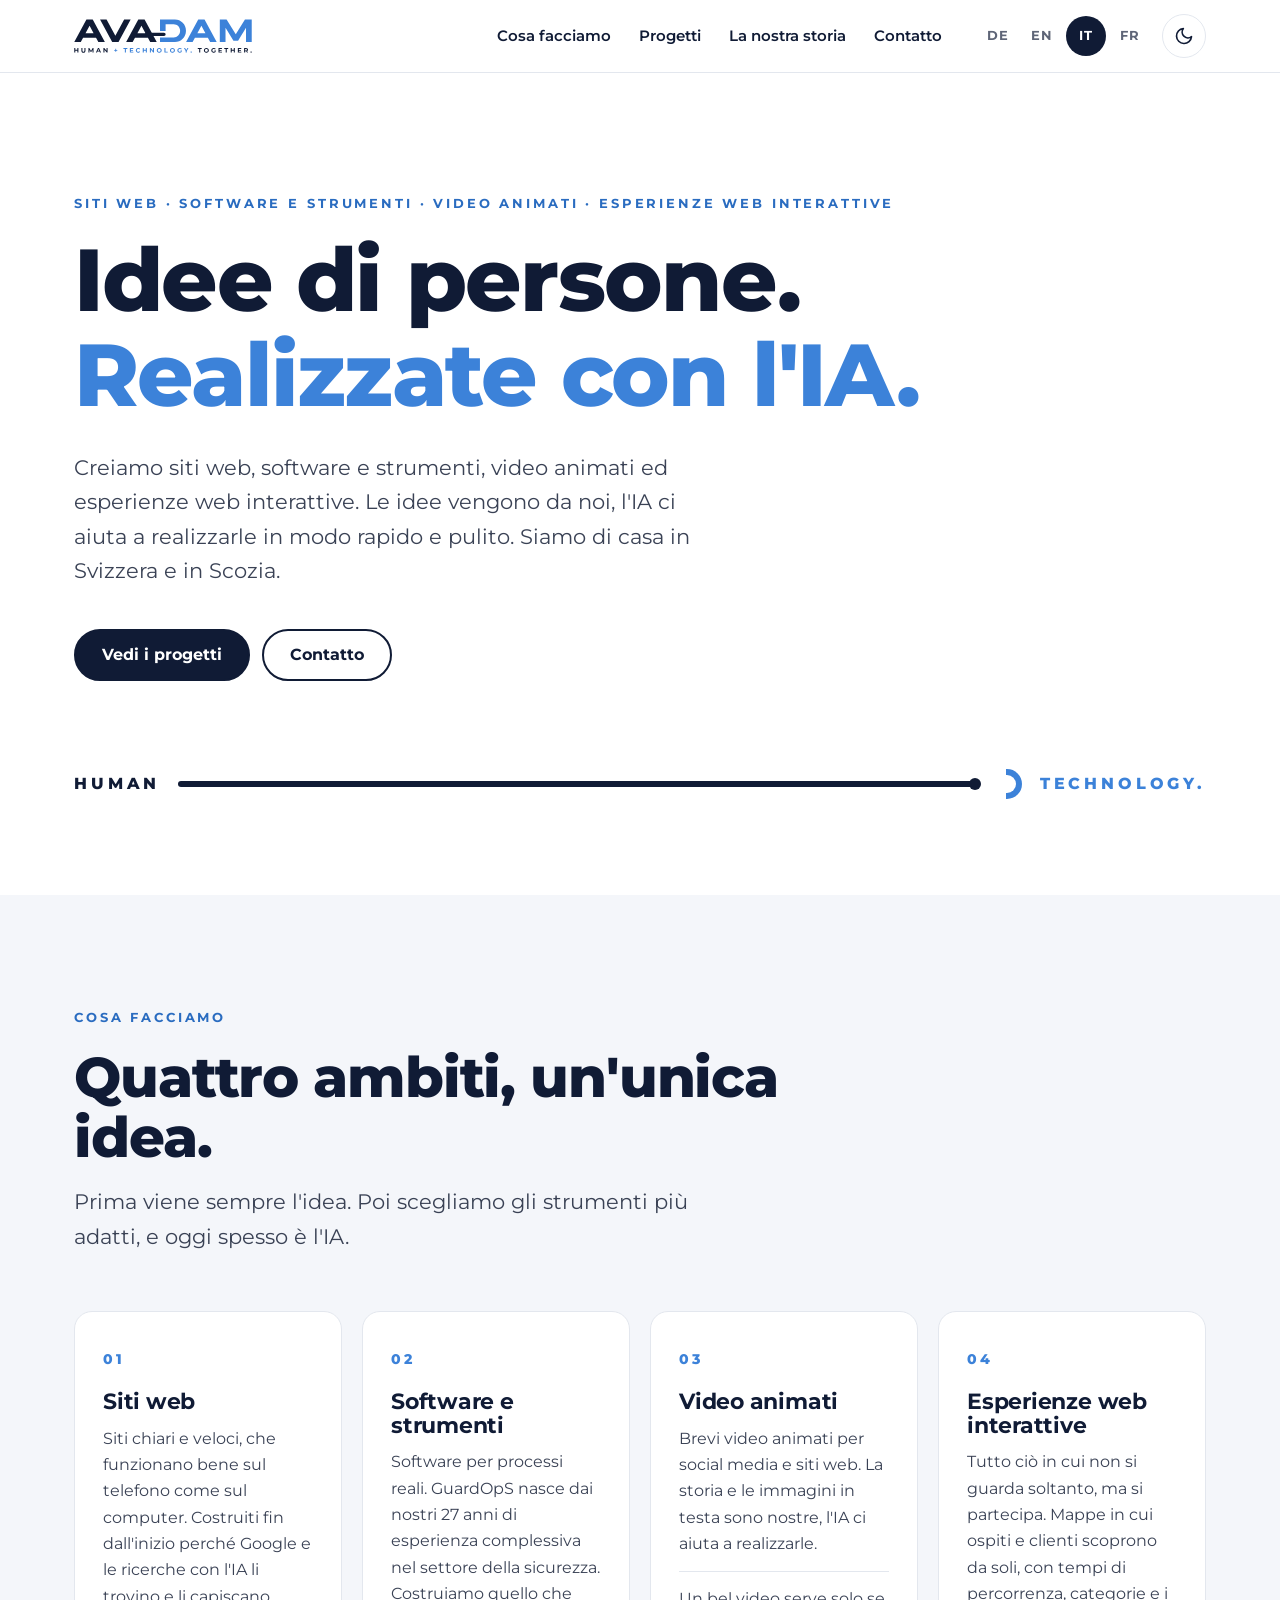
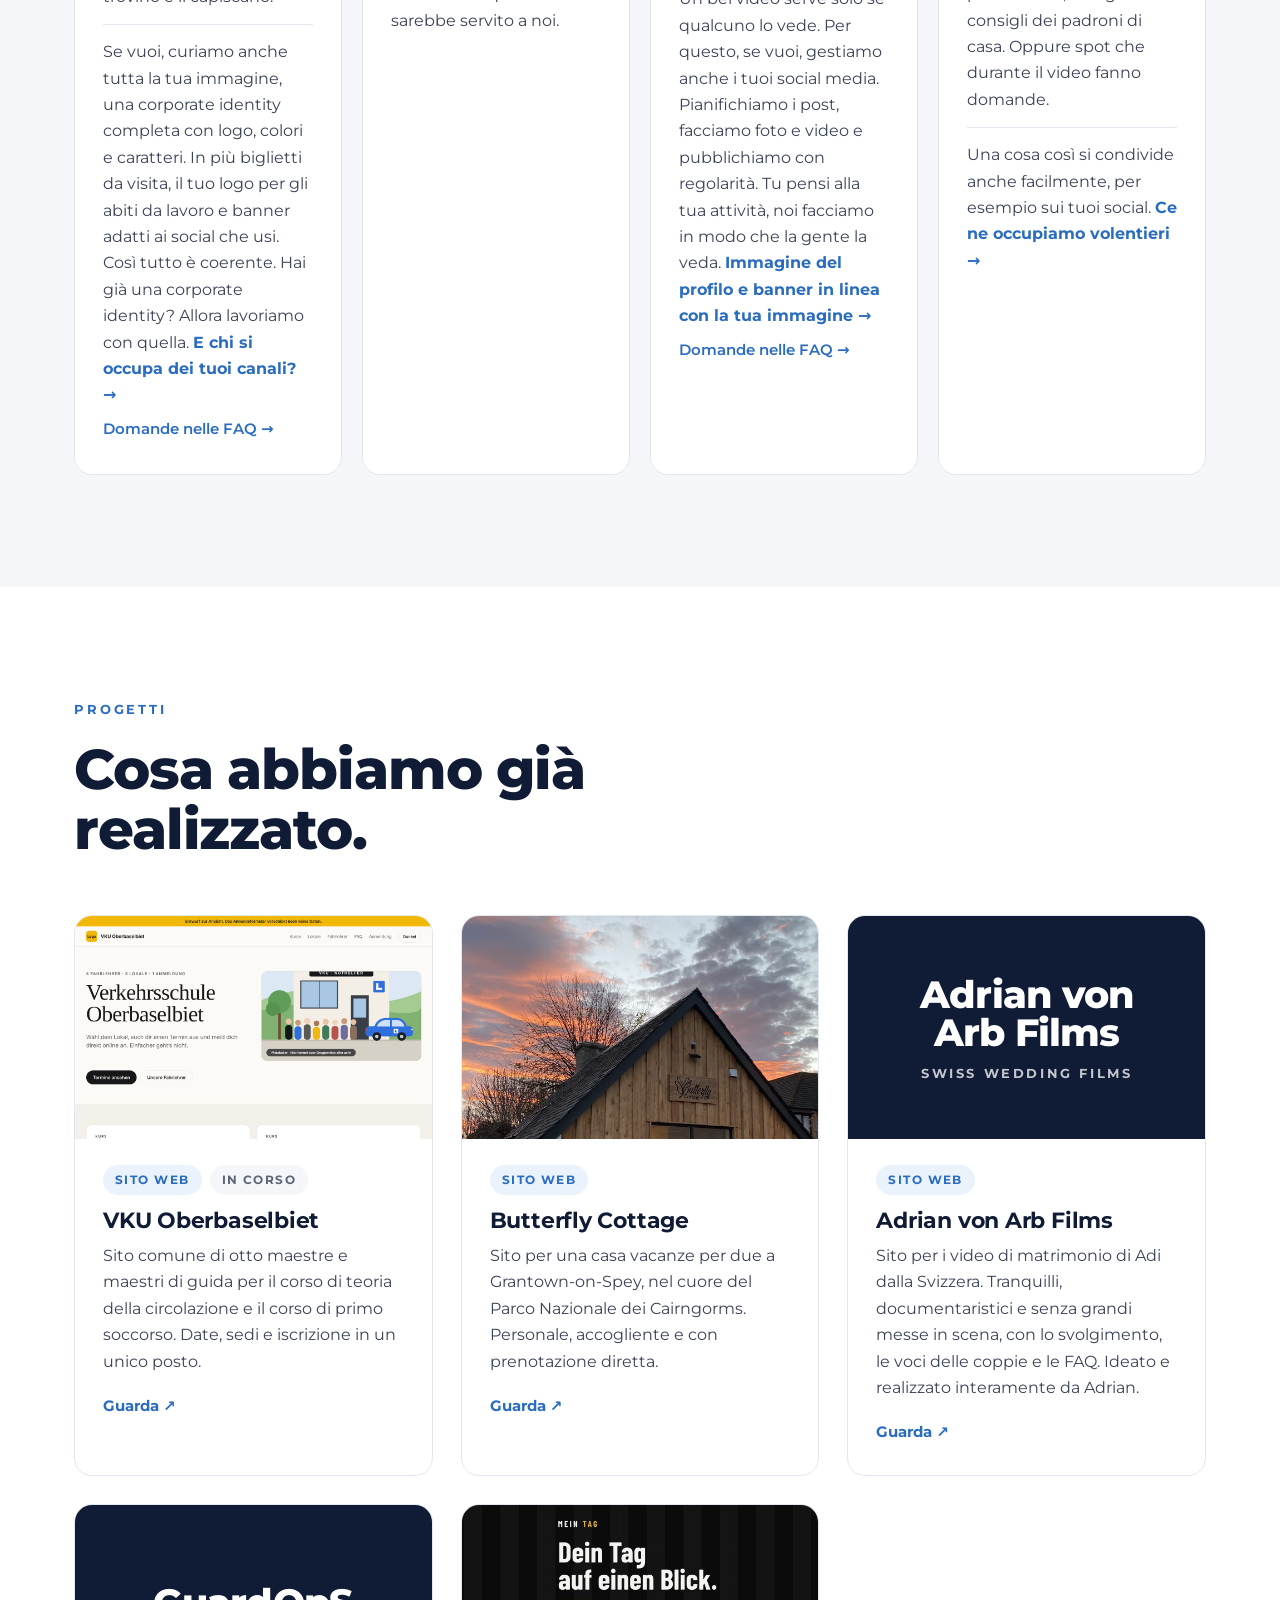
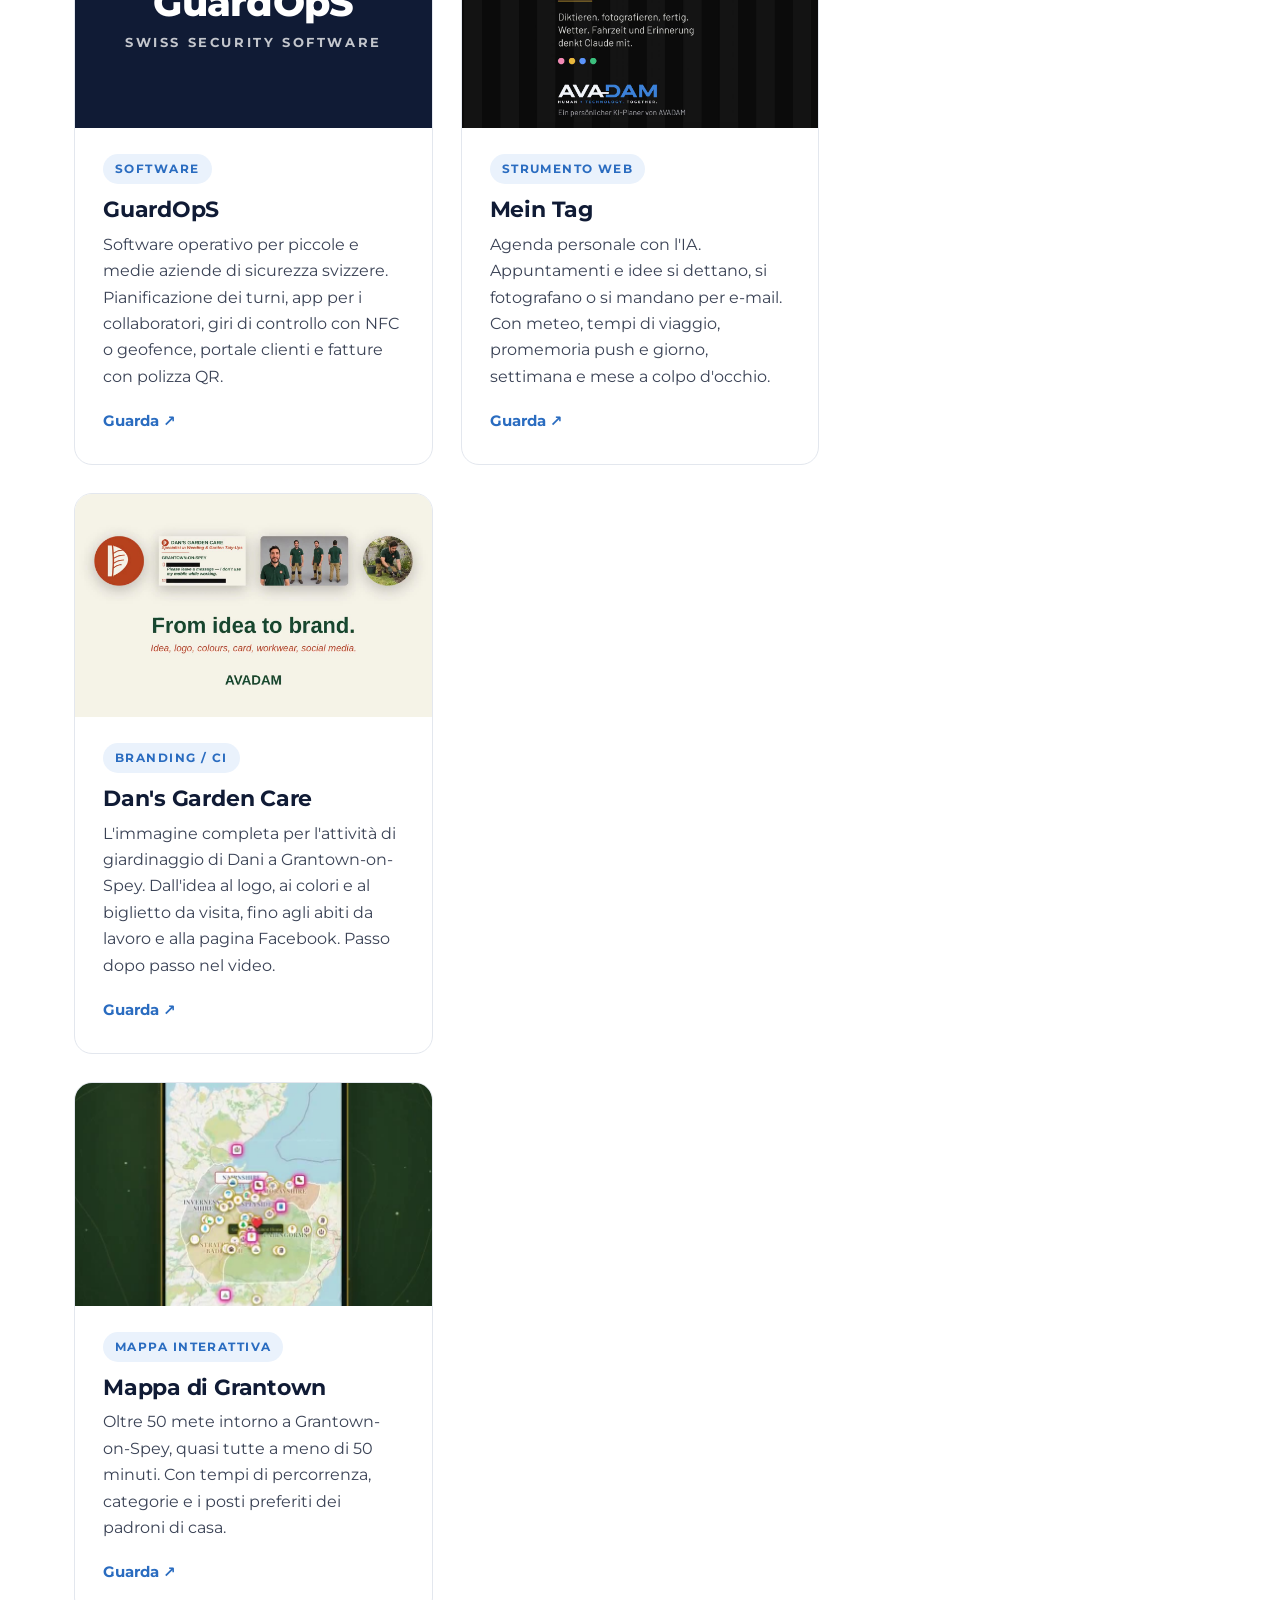
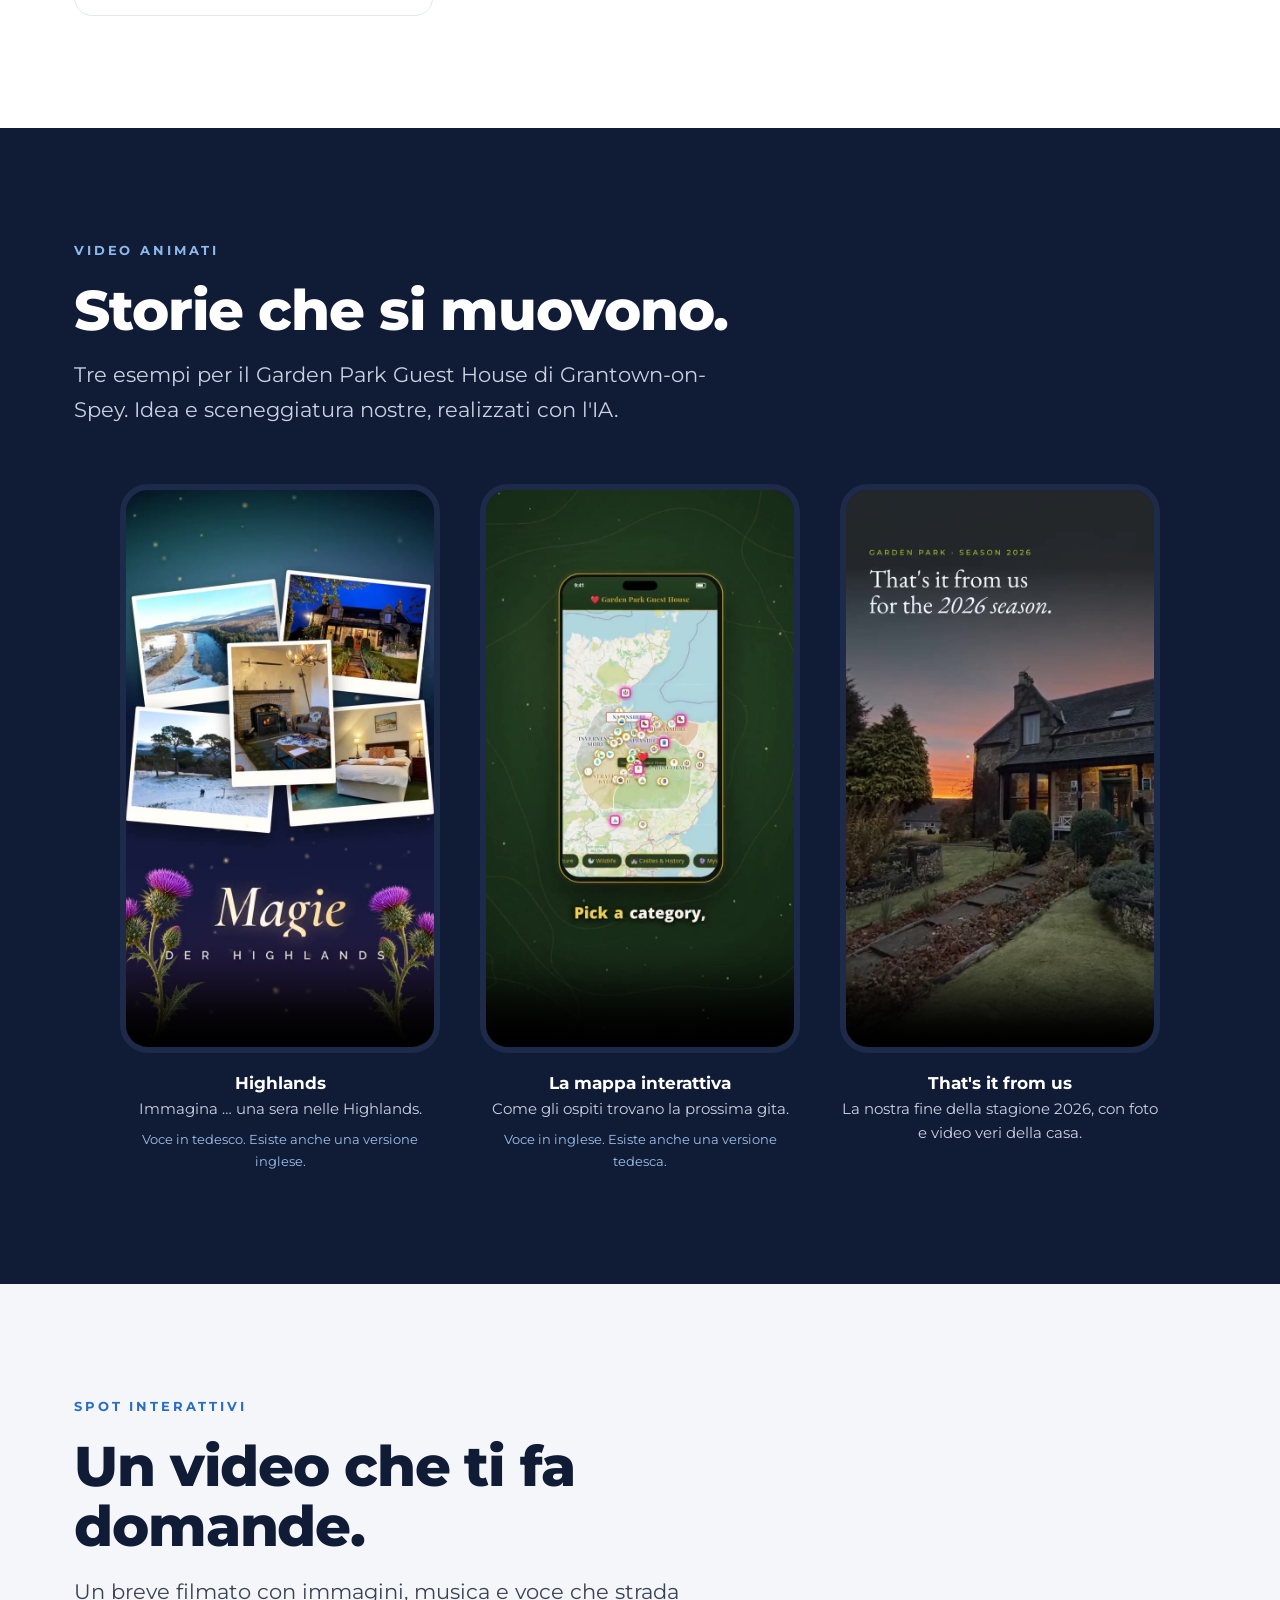
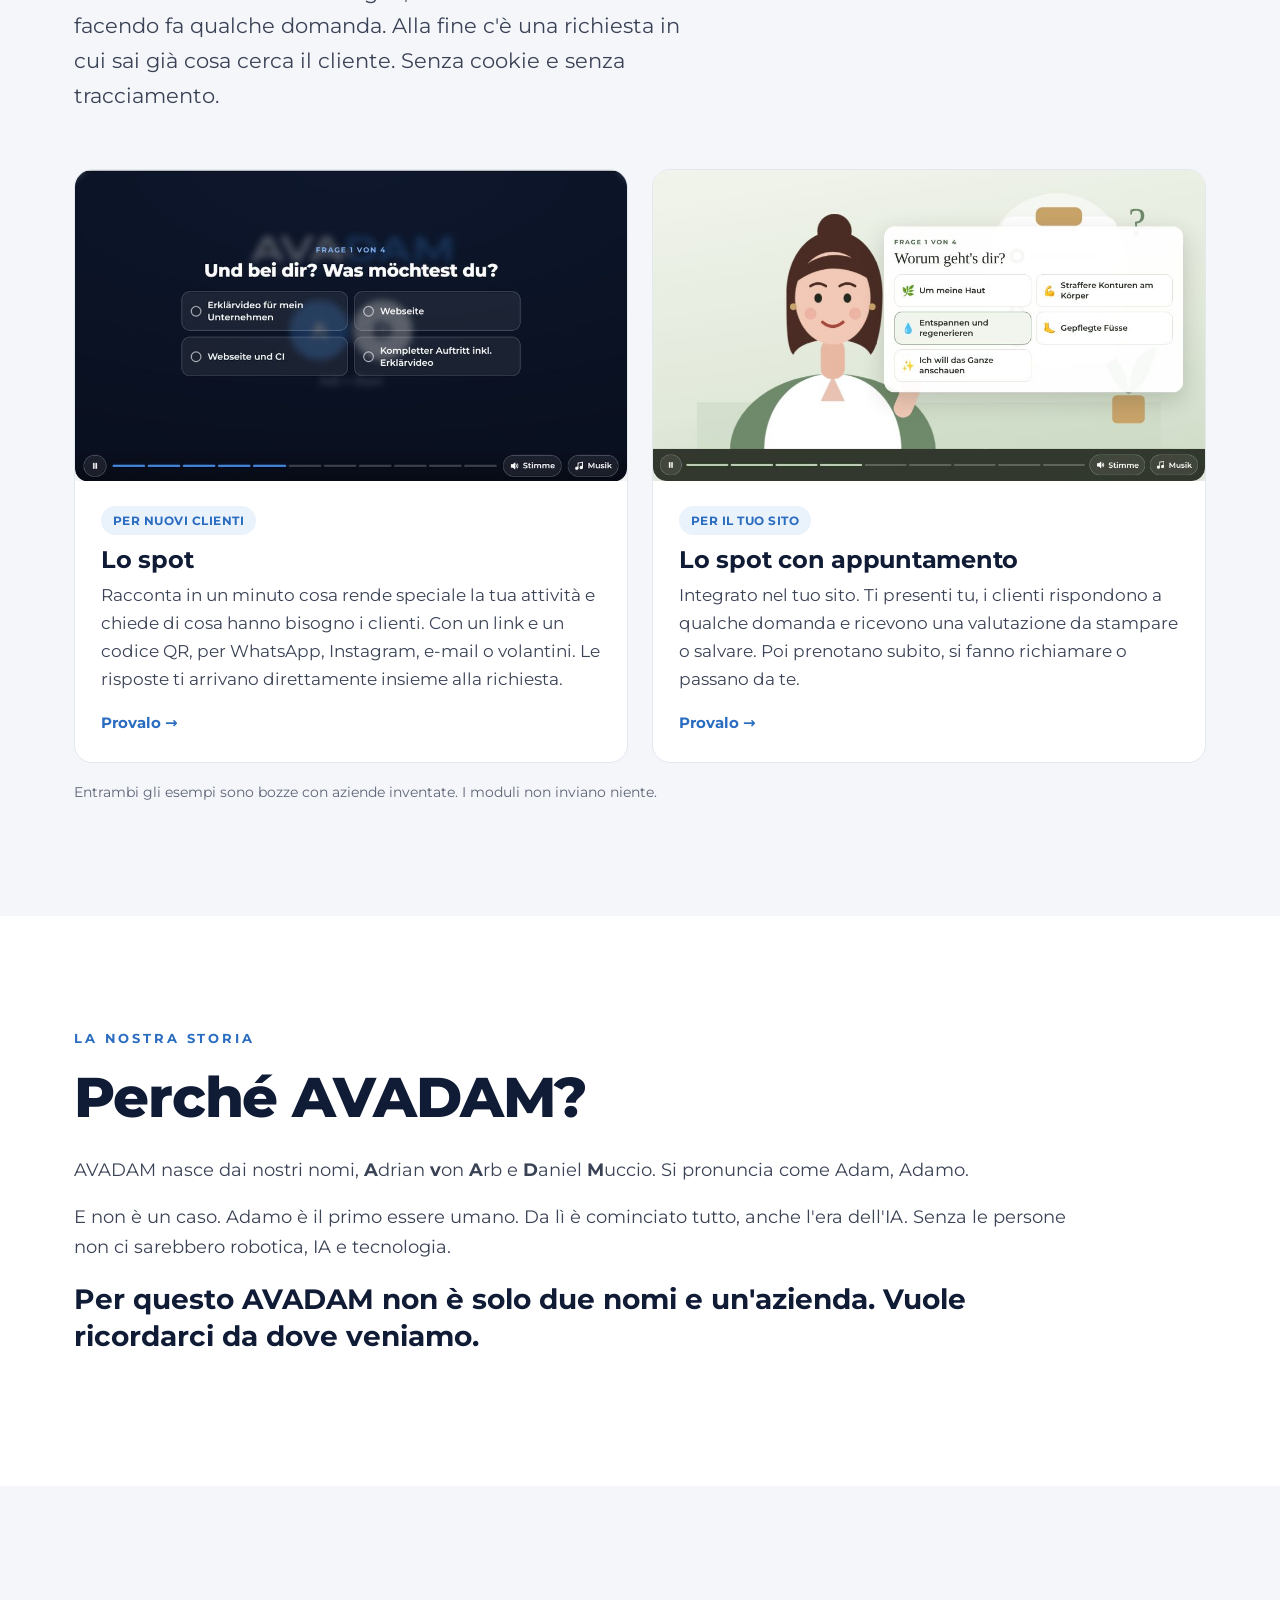
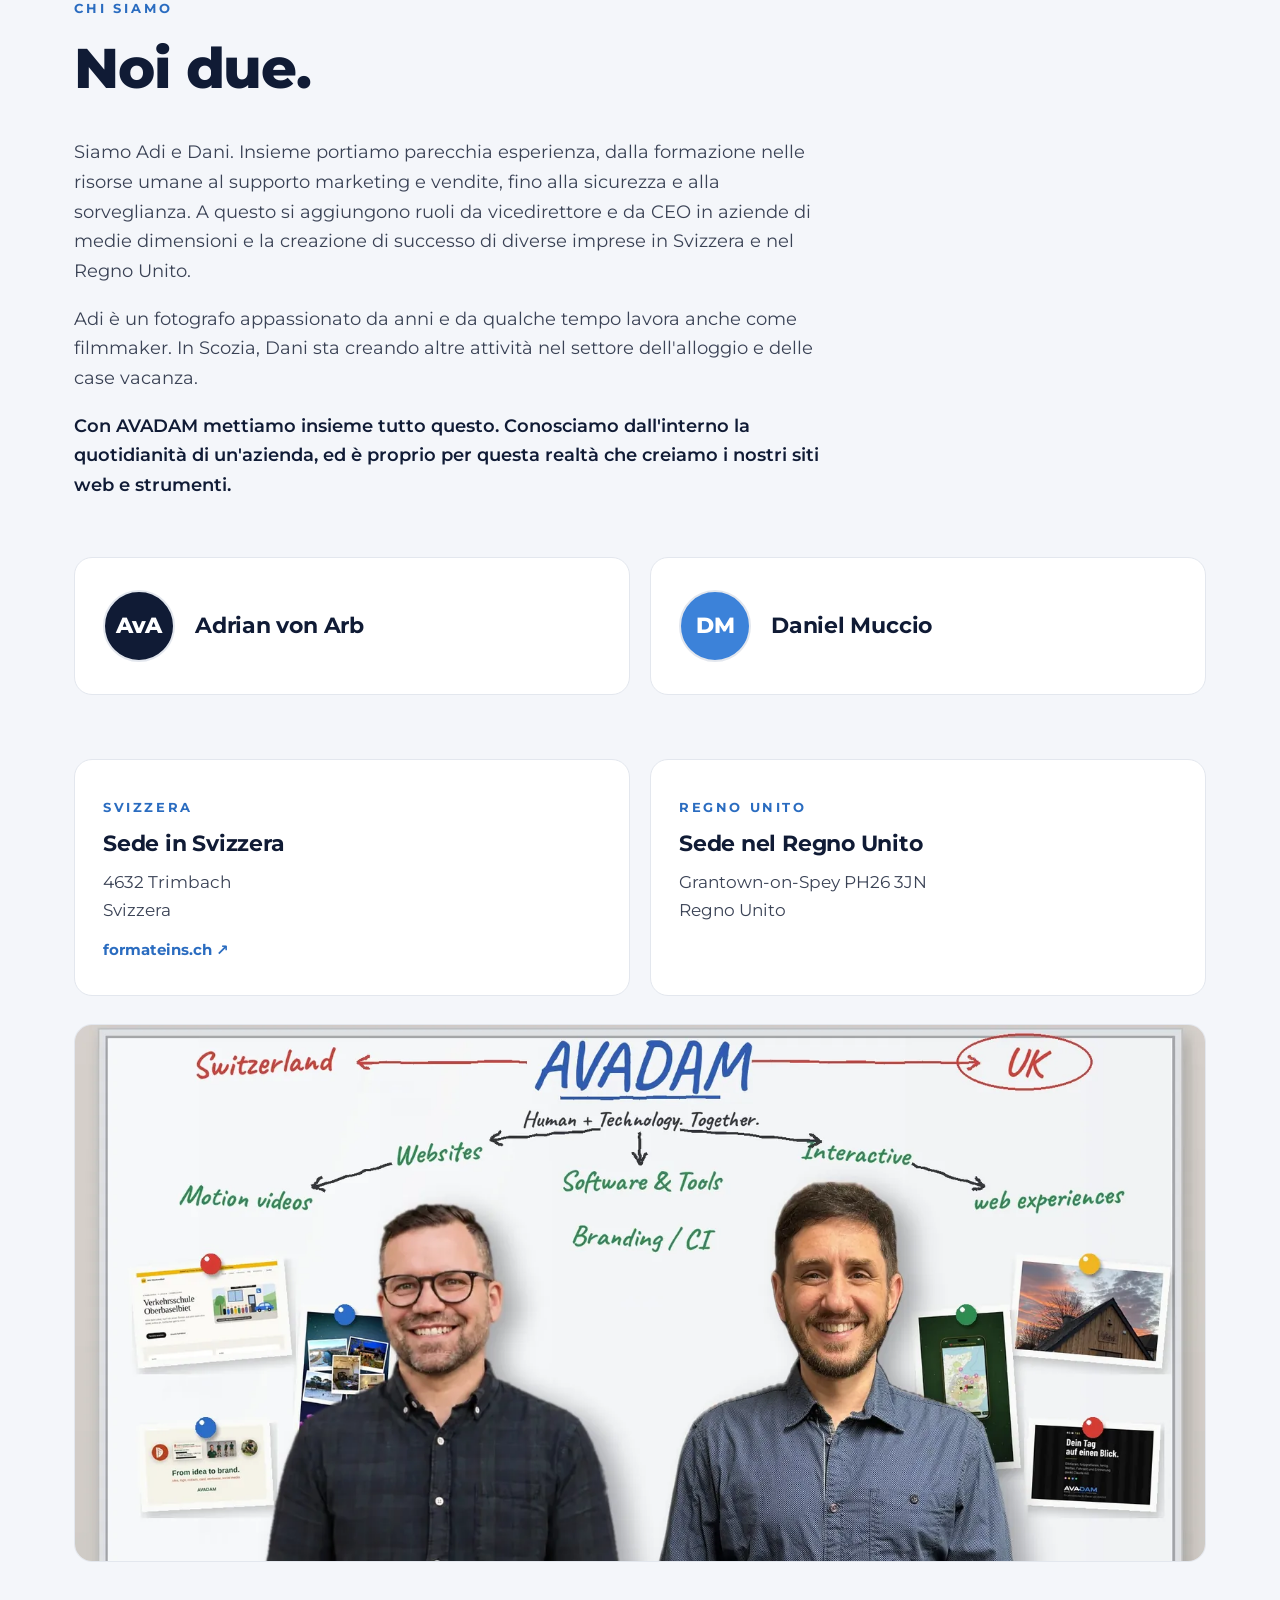
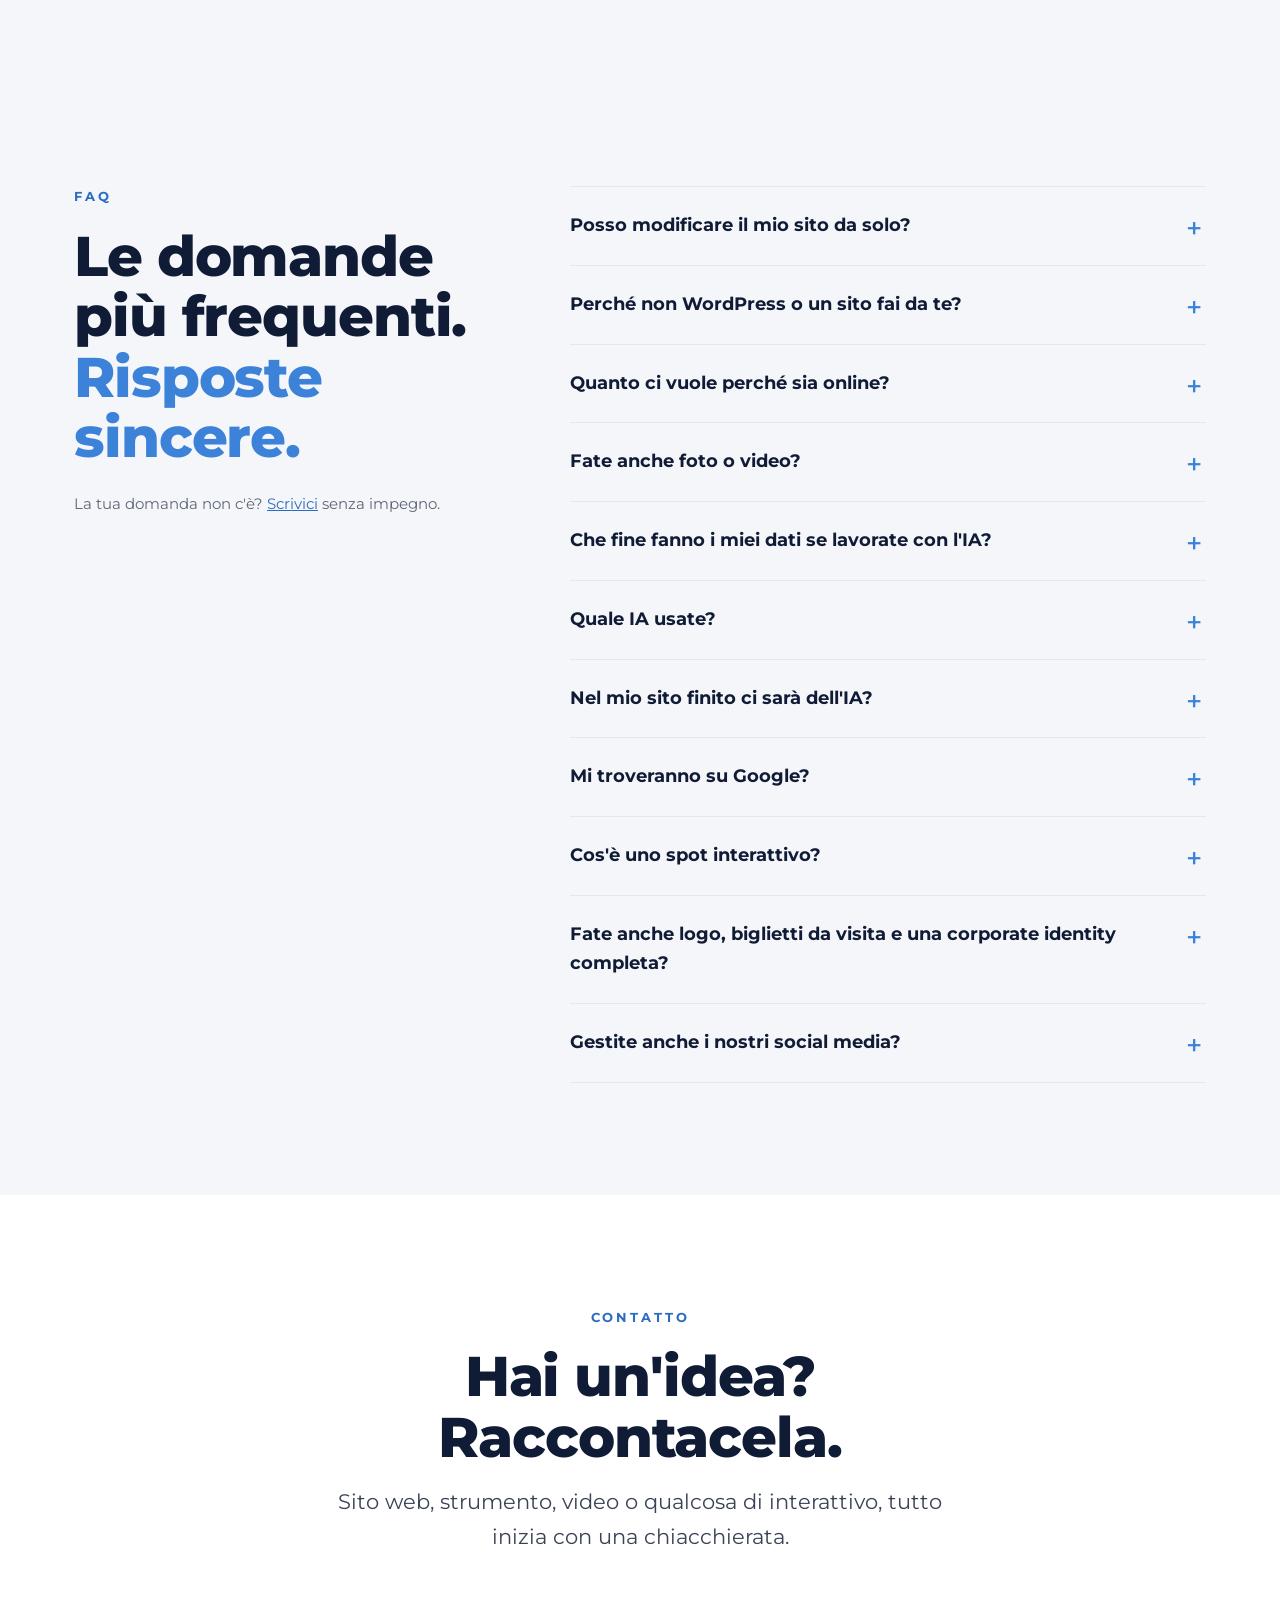
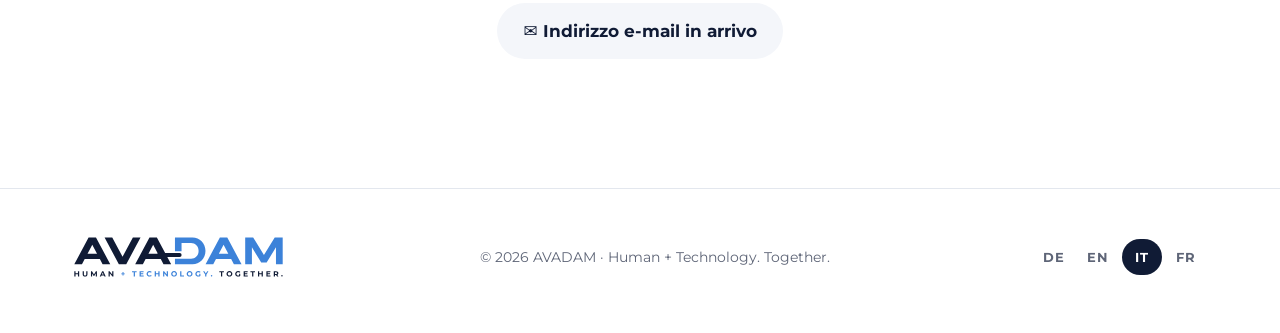
<file: it/index.html>
<!doctype html>
<html lang="it">
<head>
<meta charset="utf-8">
<meta name="viewport" content="width=device-width, initial-scale=1">
<title>AVADAM · Siti web, software e strumenti, video animati ed esperienze web interattive con l&#x27;IA</title>
<meta name="description" content="AVADAM crea siti web, software e strumenti, video animati ed esperienze web interattive. Le idee sono nostre, la realizzazione avviene con l&#x27;IA. Da Trimbach (Svizzera) e Grantown-on-Spey (Scozia).">
<meta name="robots" content="index, follow, max-image-preview:large, max-snippet:-1, max-video-preview:-1">
<meta name="author" content="AVADAM · Adrian von Arb, Daniel Muccio">
<link rel="canonical" href="https://avadam26.github.io/avadam/it/">
<link rel="alternate" hreflang="de" href="https://avadam26.github.io/avadam/">
<link rel="alternate" hreflang="en" href="https://avadam26.github.io/avadam/en/">
<link rel="alternate" hreflang="it" href="https://avadam26.github.io/avadam/it/">
<link rel="alternate" hreflang="fr" href="https://avadam26.github.io/avadam/fr/">
<link rel="alternate" hreflang="x-default" href="https://avadam26.github.io/avadam/">
<meta property="og:type" content="website">
<meta property="og:site_name" content="AVADAM">
<meta property="og:title" content="AVADAM · Siti web, software e strumenti, video animati ed esperienze web interattive con l&#x27;IA">
<meta property="og:description" content="AVADAM crea siti web, software e strumenti, video animati ed esperienze web interattive. Le idee sono nostre, la realizzazione avviene con l&#x27;IA. Da Trimbach (Svizzera) e Grantown-on-Spey (Scozia).">
<meta property="og:url" content="https://avadam26.github.io/avadam/it/">
<meta property="og:image" content="https://avadam26.github.io/avadam/assets/og-image.png">
<meta property="og:image:width" content="1200">
<meta property="og:image:height" content="630">
<meta property="og:image:alt" content="Logo AVADAM, Human + Technology. Together.">
<meta property="og:locale" content="it_CH">
<meta property="og:locale:alternate" content="de_CH">
<meta property="og:locale:alternate" content="en_GB">
<meta property="og:locale:alternate" content="fr_CH">
<meta name="twitter:card" content="summary_large_image">
<meta name="theme-color" content="#FFFFFF" media="(prefers-color-scheme: light)">
<meta name="theme-color" content="#0A1020" media="(prefers-color-scheme: dark)">
<script>try{var m=localStorage.getItem("avadam-theme");if(m)document.documentElement.dataset.theme=m}catch(e){}</script>
<link rel="icon" href="../favicon.ico" sizes="32x32">
<link rel="icon" href="../assets/favicon.svg" type="image/svg+xml">
<link rel="apple-touch-icon" href="../assets/apple-touch-icon.png">
<link rel="preload" href="../assets/fonts/montserrat-latin-800-normal.woff2" as="font" type="font/woff2" crossorigin>
<link rel="stylesheet" href="../assets/style.css?v=a1259b9a">
<link rel="alternate" type="text/plain" href="https://avadam26.github.io/avadam/llms.txt" title="LLM summary">
<script type="application/ld+json">
{
 "@context": "https://schema.org",
 "@graph": [
  {
   "@type": "Organization",
   "@id": "https://avadam26.github.io/avadam/#org",
   "name": "AVADAM",
   "alternateName": [
    "AVA-DAM",
    "AVA DAM"
   ],
   "url": "https://avadam26.github.io/avadam/",
   "logo": "https://avadam26.github.io/avadam/assets/avadam-logo.svg",
   "image": "https://avadam26.github.io/avadam/assets/og-image.png",
   "slogan": "Human + Technology. Together.",
   "description": "AVADAM builds websites, software and tools, motion videos and interactive web experiences. The ideas are ours, the build is done with AI. Based in Trimbach (Switzerland) and Grantown-on-Spey (Scotland).",
   "founder": [
    {
     "@type": "Person",
     "name": "Adrian von Arb"
    },
    {
     "@type": "Person",
     "name": "Daniel Muccio"
    }
   ],
   "address": [
    {
     "@type": "PostalAddress",
     "postalCode": "4632",
     "addressLocality": "Trimbach",
     "addressCountry": "CH"
    },
    {
     "@type": "PostalAddress",
     "postalCode": "PH26 3JN",
     "addressLocality": "Grantown-on-Spey",
     "addressRegion": "Scotland",
     "addressCountry": "GB"
    }
   ],
   "knowsAbout": [
    "Web design",
    "Websites",
    "Software development",
    "Motion design",
    "Interactive maps",
    "Interactive web experiences",
    "Artificial intelligence",
    "SEO"
   ],
   "knowsLanguage": [
    "de",
    "en",
    "it",
    "fr"
   ]
  },
  {
   "@type": "WebSite",
   "@id": "https://avadam26.github.io/avadam/#website",
   "url": "https://avadam26.github.io/avadam/",
   "name": "AVADAM",
   "inLanguage": [
    "de",
    "en",
    "it",
    "fr"
   ],
   "publisher": {
    "@id": "https://avadam26.github.io/avadam/#org"
   }
  },
  {
   "@type": "WebPage",
   "@id": "https://avadam26.github.io/avadam/it/#page",
   "url": "https://avadam26.github.io/avadam/it/",
   "name": "AVADAM · Siti web, software e strumenti, video animati ed esperienze web interattive con l'IA",
   "description": "AVADAM crea siti web, software e strumenti, video animati ed esperienze web interattive. Le idee sono nostre, la realizzazione avviene con l'IA. Da Trimbach (Svizzera) e Grantown-on-Spey (Scozia).",
   "inLanguage": "it",
   "isPartOf": {
    "@id": "https://avadam26.github.io/avadam/#website"
   },
   "about": {
    "@id": "https://avadam26.github.io/avadam/#org"
   },
   "primaryImageOfPage": "https://avadam26.github.io/avadam/assets/og-image.png"
  },
  {
   "@type": "ItemList",
   "name": "Cosa abbiamo già realizzato.",
   "itemListElement": [
    {
     "@type": "ListItem",
     "position": 1,
     "item": {
      "@type": "CreativeWork",
      "name": "VKU Oberbaselbiet",
      "description": "Sito comune di otto maestre e maestri di guida per il corso di teoria della circolazione e il corso di primo soccorso. Date, sedi e iscrizione in un unico posto.",
      "url": "https://avadam26.github.io/vku-entwurf/",
      "creator": {
       "@id": "https://avadam26.github.io/avadam/#org"
      }
     }
    },
    {
     "@type": "ListItem",
     "position": 2,
     "item": {
      "@type": "CreativeWork",
      "name": "Butterfly Cottage",
      "description": "Sito per una casa vacanze per due a Grantown-on-Spey, nel cuore del Parco Nazionale dei Cairngorms. Personale, accogliente e con prenotazione diretta.",
      "url": "https://www.butterfly-cottage.co.uk",
      "creator": {
       "@id": "https://avadam26.github.io/avadam/#org"
      }
     }
    },
    {
     "@type": "ListItem",
     "position": 3,
     "item": {
      "@type": "CreativeWork",
      "name": "Adrian von Arb Films",
      "description": "Sito per i video di matrimonio di Adi dalla Svizzera. Tranquilli, documentaristici e senza grandi messe in scena, con lo svolgimento, le voci delle coppie e le FAQ. Ideato e realizzato interamente da Adrian.",
      "url": "https://adrianvonarbfilms.ch/",
      "creator": {
       "@id": "https://avadam26.github.io/avadam/#org"
      }
     }
    },
    {
     "@type": "ListItem",
     "position": 4,
     "item": {
      "@type": "CreativeWork",
      "name": "Mappa di Grantown",
      "description": "Oltre 50 mete intorno a Grantown-on-Spey, quasi tutte a meno di 50 minuti. Con tempi di percorrenza, categorie e i posti preferiti dei padroni di casa.",
      "url": "https://www.butterfly-cottage.co.uk/grantown/grantown-map.html",
      "creator": {
       "@id": "https://avadam26.github.io/avadam/#org"
      }
     }
    },
    {
     "@type": "ListItem",
     "position": 5,
     "item": {
      "@type": "SoftwareApplication",
      "applicationCategory": "BusinessApplication",
      "operatingSystem": "Web",
      "name": "GuardOpS",
      "description": "Software operativo per piccole e medie aziende di sicurezza svizzere. Pianificazione dei turni, app per i collaboratori, giri di controllo con NFC o geofence, portale clienti e fatture con polizza QR.",
      "url": "https://guardops.ch/",
      "creator": {
       "@id": "https://avadam26.github.io/avadam/#org"
      }
     }
    },
    {
     "@type": "ListItem",
     "position": 6,
     "item": {
      "@type": "SoftwareApplication",
      "applicationCategory": "LifestyleApplication",
      "operatingSystem": "Web",
      "name": "Mein Tag",
      "description": "Agenda personale con l'IA. Appuntamenti e idee si dettano, si fotografano o si mandano per e-mail. Con meteo, tempi di viaggio, promemoria push e giorno, settimana e mese a colpo d'occhio.",
      "url": "https://avadam26.github.io/avadam/media/meintag.mp4",
      "creator": {
       "@id": "https://avadam26.github.io/avadam/#org"
      }
     }
    },
    {
     "@type": "ListItem",
     "position": 7,
     "item": {
      "@type": "CreativeWork",
      "name": "Dan's Garden Care",
      "description": "L'immagine completa per l'attività di giardinaggio di Dani a Grantown-on-Spey. Dall'idea al logo, ai colori e al biglietto da visita, fino agli abiti da lavoro e alla pagina Facebook. Passo dopo passo nel video.",
      "url": "https://avadam26.github.io/avadam/media/dans-ci.mp4",
      "creator": {
       "@id": "https://avadam26.github.io/avadam/#org"
      }
     }
    }
   ]
  },
  {
   "@type": "FAQPage",
   "@id": "https://avadam26.github.io/avadam/it/#faq",
   "inLanguage": "it",
   "mainEntity": [
    {
     "@type": "Question",
     "name": "Posso modificare il mio sito da solo?",
     "acceptedAnswer": {
      "@type": "Answer",
      "text": "Non tramite un login, ed è voluto. Senza CMS non ci sono aggiornamenti, né estensioni, né niente che si rompa durante la notte. Ci mandi le modifiche, noi le facciamo e fatturiamo il lavoro. Nessun abbonamento."
     }
    },
    {
     "@type": "Question",
     "name": "Perché non WordPress o un sito fai da te?",
     "acceptedAnswer": {
      "@type": "Answer",
      "text": "Per un sito che mostra quello che fai è troppa macchina. Aggiornamenti continui, falle di sicurezza, costi mensili. Fatto a mano si carica più velocemente, è più sicuro e, dopo un costo iniziale unico, costa solo hosting e dominio."
     }
    },
    {
     "@type": "Question",
     "name": "Quanto ci vuole perché sia online?",
     "acceptedAnswer": {
      "@type": "Answer",
      "text": "Di solito circa due mesi dal via. Il tempo lo richiedono soprattutto testi e immagini, non la costruzione. Se hai una scadenza fissa, dillo subito e ti diremo sinceramente se è fattibile."
     }
    },
    {
     "@type": "Question",
     "name": "Fate anche foto o video?",
     "acceptedAnswer": {
      "@type": "Answer",
      "text": "Sì, Adrian è un fotografo e filmmaker appassionato. Se mancano buone immagini, puoi prenotare questo servizio come opzione, direttamente da te, per esempio in azienda. Così immagini, video e sito sono perfettamente in sintonia, tutto da un unico interlocutore."
     }
    },
    {
     "@type": "Question",
     "name": "Che fine fanno i miei dati se lavorate con l'IA?",
     "acceptedAnswer": {
      "@type": "Answer",
      "text": "Per noi l'IA è uno strumento, come una volta Photoshop o un editor di codice. Inseriamo solo ciò che finirà comunque sul tuo sito, cioè testi, immagini e informazioni che vuoi pubblicare. Liste clienti, password o dati dei tuoi clienti non ci servono e non li vogliamo. Le idee, le decisioni e il controllo restano a noi due, e ogni riga la controlliamo noi."
     }
    },
    {
     "@type": "Question",
     "name": "Quale IA usate?",
     "acceptedAnswer": {
      "@type": "Answer",
      "text": "Diverse, dipende tutto dall'incarico. Per testi e codice usiamo strumenti diversi da quelli per immagini o video. Non usiamo versioni gratuite, lavoriamo con abbonamenti a pagamento. Così abbiamo strumenti migliori e più controllo su cosa succede ai dati, per te e per noi."
     }
    },
    {
     "@type": "Question",
     "name": "Nel mio sito finito ci sarà dell'IA?",
     "acceptedAnswer": {
      "@type": "Answer",
      "text": "No. Il sito finito è normale HTML, senza IA, senza tracciamento e senza cookie, a meno che tu non voglia altro. Non raccoglie nulla sui tuoi visitatori. Se più avanti vuoi statistiche o un modulo di contatto, ne parliamo prima e adeguiamo l'informativa sulla privacy."
     }
    },
    {
     "@type": "Question",
     "name": "Mi troveranno su Google?",
     "acceptedAnswer": {
      "@type": "Answer",
      "text": "Il sito è costruito perché Google lo legga bene, con una struttura pulita, tempi di caricamento rapidi e le informazioni giuste in background. Nessuno può garantirti il primo posto, sinceramente. Per le ricerche locali conta anche il tuo profilo dell'attività su Google. Ti aiutiamo volentieri, ma crearlo spetta a te."
     }
    },
    {
     "@type": "Question",
     "name": "Cos'è uno spot interattivo?",
     "acceptedAnswer": {
      "@type": "Answer",
      "text": "Un breve video che non scorre e basta, ma ogni tanto fa delle domande. A seconda della risposta prosegue in modo diverso. Alla fine ricevi una richiesta con tutte le risposte, oppure i tuoi clienti prenotano direttamente un appuntamento. Non servono cookie né tracciamento, le persone rispondono liberamente."
     }
    },
    {
     "@type": "Question",
     "name": "Fate anche logo, biglietti da visita e una corporate identity completa?",
     "acceptedAnswer": {
      "@type": "Answer",
      "text": "Sì, insieme al sito o anche da sola. Creiamo la tua immagine con logo, colori e caratteri, più biglietti da visita, il tuo logo per gli abiti da lavoro e banner per i tuoi social. Se hai già una corporate identity, partiamo da quella e non cambiamo niente senza parlarne con te."
     }
    },
    {
     "@type": "Question",
     "name": "Gestite anche i nostri social media?",
     "acceptedAnswer": {
      "@type": "Answer",
      "text": "Sì. Pianifichiamo i post, facciamo foto e video e pubblichiamo con regolarità sui canali che usi. Funziona al meglio insieme ai nostri video animati, così tutto è coerente. Cosa mostrare e cosa no lo decidi tu."
     }
    }
   ]
  },
  {
   "@type": "VideoObject",
   "name": "Highlands · Garden Park Guest House",
   "description": "Immagina … una sera nelle Highlands.",
   "thumbnailUrl": "https://avadam26.github.io/avadam/media/highlands-poster.jpg",
   "contentUrl": "https://avadam26.github.io/avadam/media/highlands.mp4",
   "uploadDate": "2026-10-21",
   "inLanguage": "de",
   "creator": {
    "@id": "https://avadam26.github.io/avadam/#org"
   }
  },
  {
   "@type": "VideoObject",
   "name": "La mappa interattiva · Garden Park Guest House",
   "description": "Come gli ospiti trovano la prossima gita.",
   "thumbnailUrl": "https://avadam26.github.io/avadam/media/karte-poster.jpg",
   "contentUrl": "https://avadam26.github.io/avadam/media/karte.mp4",
   "uploadDate": "2026-10-21",
   "inLanguage": "de",
   "creator": {
    "@id": "https://avadam26.github.io/avadam/#org"
   }
  },
  {
   "@type": "VideoObject",
   "name": "That's it from us · Garden Park Guest House",
   "description": "La nostra fine della stagione 2026, con foto e video veri della casa.",
   "thumbnailUrl": "https://avadam26.github.io/avadam/media/saisonende-poster.jpg",
   "contentUrl": "https://avadam26.github.io/avadam/media/saisonende.mp4",
   "uploadDate": "2026-10-21",
   "inLanguage": "de",
   "creator": {
    "@id": "https://avadam26.github.io/avadam/#org"
   }
  }
 ]
}
</script>
</head>
<body>
<a class="skip" href="#inhalt">Vai al contenuto</a>
<header class="top">
<div class="wrap">
<a class="brand" href="../it/" aria-label="AVADAM"><img class="logo-light" src="../assets/avadam-logo.svg" alt="Logo AVADAM, Human + Technology. Together." width="668" height="126"><img class="logo-dark" src="../assets/avadam-logo-dark.svg" alt="" aria-hidden="true" width="668" height="126"></a>
<div class="nav"><nav class="links nav" aria-label="Menu"><a href="#bereiche">Cosa facciamo</a><a href="#projekte">Progetti</a><a href="#geschichte">La nostra storia</a><a href="#kontakt">Contatto</a></nav><div class="right"><nav class="langs" aria-label="Scegli la lingua"><a href=".././" hreflang="de" lang="de" title="Deutsch">DE</a><a href="../en/" hreflang="en" lang="en" title="English">EN</a><a href="../it/" hreflang="it" lang="it" title="Italiano" aria-current="true">IT</a><a href="../fr/" hreflang="fr" lang="fr" title="Français">FR</a></nav><button type="button" class="theme" id="theme" aria-label="Passa a chiaro o scuro" title="Passa a chiaro o scuro"><svg class="moon" viewBox="0 0 24 24" fill="none" stroke="currentColor" stroke-width="2" stroke-linecap="round" stroke-linejoin="round" aria-hidden="true"><path d="M21 12.8A9 9 0 1 1 11.2 3a7 7 0 0 0 9.8 9.8z"/></svg><svg class="sun" viewBox="0 0 24 24" fill="none" stroke="currentColor" stroke-width="2" stroke-linecap="round" aria-hidden="true"><circle cx="12" cy="12" r="4.5"/><path d="M12 2v2M12 20v2M4.9 4.9l1.4 1.4M17.7 17.7l1.4 1.4M2 12h2M20 12h2M4.9 19.1l1.4-1.4M17.7 6.3l1.4-1.4"/></svg></button><button type="button" class="burger" id="burger" aria-expanded="false" aria-controls="mmenu" aria-label="Menu"><span></span><span></span><span></span></button></div></div>
</div>
<div class="mpanel" id="mmenu" hidden><nav class="mlinks" aria-label="Menu"><a href="#bereiche">Cosa facciamo</a><a href="#projekte">Progetti</a><a href="#geschichte">La nostra storia</a><a href="#kontakt">Contatto</a></nav><nav class="langs" aria-label="Scegli la lingua"><a href=".././" hreflang="de" lang="de" title="Deutsch">DE</a><a href="../en/" hreflang="en" lang="en" title="English">EN</a><a href="../it/" hreflang="it" lang="it" title="Italiano" aria-current="true">IT</a><a href="../fr/" hreflang="fr" lang="fr" title="Français">FR</a></nav></div>
</header>

<main id="inhalt">
<section class="hero" aria-labelledby="h1">
<div class="wrap">
<span class="eyebrow">Siti web · Software e strumenti · Video animati · Esperienze web interattive</span>
<h1 id="h1">Idee di persone. <span class="accent">Realizzate con l'IA.</span></h1>
<p class="lead">Creiamo siti web, software e strumenti, video animati ed esperienze web interattive. Le idee vengono da noi, l&#x27;IA ci aiuta a realizzarle in modo rapido e pulito. Siamo di casa in Svizzera e in Scozia.</p>
<div class="btns"><a class="btn primary" href="#projekte">Vedi i progetti</a><a class="btn ghost" href="#kontakt">Contatto</a></div>
<div class="cable" aria-hidden="true"><span class="h">HUMAN</span><span class="wire"></span><span class="gap"></span><span class="socket"></span><span class="t">TECHNOLOGY.</span></div>
</div>
</section>

<section id="bereiche" class="areas" aria-labelledby="h-areas">
<div class="wrap">
<div class="head"><span class="eyebrow">Cosa facciamo</span><h2 id="h-areas">Quattro ambiti, un&#x27;unica idea.</h2><p class="lead">Prima viene sempre l&#x27;idea. Poi scegliamo gli strumenti più adatti, e oggi spesso è l&#x27;IA.</p></div>
<div class="grid4"><article class="card"><span class="num">01</span><h3>Siti web</h3><p>Siti chiari e veloci, che funzionano bene sul telefono come sul computer. Costruiti fin dall&#x27;inizio perché Google e le ricerche con l&#x27;IA li trovino e li capiscano.</p><p class="extra" id="ci">Se vuoi, curiamo anche tutta la tua immagine, una corporate identity completa con logo, colori e caratteri. In più biglietti da visita, il tuo logo per gli abiti da lavoro e banner adatti ai social che usi. Così tutto è coerente. Hai già una corporate identity? Allora lavoriamo con quella. <a href="#social-media">E chi si occupa dei tuoi canali? →</a><br><a class="faqlink" href="#faq-ci">Domande nelle FAQ →</a></p></article><article class="card"><span class="num">02</span><h3>Software e strumenti</h3><p>Software per processi reali. GuardOpS nasce dai nostri 27 anni di esperienza complessiva nel settore della sicurezza. Costruiamo quello che sarebbe servito a noi.</p></article><article class="card"><span class="num">03</span><h3>Video animati</h3><p>Brevi video animati per social media e siti web. La storia e le immagini in testa sono nostre, l&#x27;IA ci aiuta a realizzarle.</p><p class="extra" id="social-media">Un bel video serve solo se qualcuno lo vede. Per questo, se vuoi, gestiamo anche i tuoi social media. Pianifichiamo i post, facciamo foto e video e pubblichiamo con regolarità. Tu pensi alla tua attività, noi facciamo in modo che la gente la veda. <a href="#ci">Immagine del profilo e banner in linea con la tua immagine →</a><br><a class="faqlink" href="#faq-social-media">Domande nelle FAQ →</a></p></article><article class="card"><span class="num">04</span><h3>Esperienze web interattive</h3><p>Tutto ciò in cui non si guarda soltanto, ma si partecipa. Mappe in cui ospiti e clienti scoprono da soli, con tempi di percorrenza, categorie e i consigli dei padroni di casa. Oppure spot che durante il video fanno domande.</p><p class="extra">Una cosa così si condivide anche facilmente, per esempio sui tuoi social. <a href="#social-media">Ce ne occupiamo volentieri →</a></p></article></div>
</div>
</section>

<section id="projekte" aria-labelledby="h-proj">
<div class="wrap">
<div class="head"><span class="eyebrow">Progetti</span><h2 id="h-proj">Cosa abbiamo già realizzato.</h2></div>
<div class="projects"><a class="proj" href="https://avadam26.github.io/vku-entwurf/" target="_blank" rel="noopener"><div class="pic"><img src="../media/vku.jpg" alt="VKU Oberbaselbiet" width="1280" height="800" loading="lazy"></div><div class="body"><div class="tags"><span class="tag">Sito web</span><span class="tag grey">In corso</span></div><h3>VKU Oberbaselbiet</h3><p>Sito comune di otto maestre e maestri di guida per il corso di teoria della circolazione e il corso di primo soccorso. Date, sedi e iscrizione in un unico posto.</p><span class="more">Guarda ↗</span></div></a><a class="proj" href="https://www.butterfly-cottage.co.uk" target="_blank" rel="noopener"><div class="pic"><img src="../media/butterfly.jpg" alt="Butterfly Cottage, Grantown-on-Spey" width="1280" height="800" loading="lazy" style="object-position:50% 60%"></div><div class="body"><div class="tags"><span class="tag">Sito web</span></div><h3>Butterfly Cottage</h3><p>Sito per una casa vacanze per due a Grantown-on-Spey, nel cuore del Parco Nazionale dei Cairngorms. Personale, accogliente e con prenotazione diretta.</p><span class="more">Guarda ↗</span></div></a><a class="proj" href="https://adrianvonarbfilms.ch/" target="_blank" rel="noopener"><div class="pic type navy" aria-hidden="true"><span>Adrian von Arb Films<small>Swiss wedding films</small></span></div><div class="body"><div class="tags"><span class="tag">Sito web</span></div><h3>Adrian von Arb Films</h3><p>Sito per i video di matrimonio di Adi dalla Svizzera. Tranquilli, documentaristici e senza grandi messe in scena, con lo svolgimento, le voci delle coppie e le FAQ. Ideato e realizzato interamente da Adrian.</p><span class="more">Guarda ↗</span></div></a></div><div class="projects"><a class="proj" href="https://guardops.ch/" target="_blank" rel="noopener"><div class="pic type navy" aria-hidden="true"><span>GuardOpS<small>Swiss security software</small></span></div><div class="body"><div class="tags"><span class="tag">Software</span></div><h3>GuardOpS</h3><p>Software operativo per piccole e medie aziende di sicurezza svizzere. Pianificazione dei turni, app per i collaboratori, giri di controllo con NFC o geofence, portale clienti e fatture con polizza QR.</p><span class="more">Guarda ↗</span></div></a><a class="proj" href="https://avadam26.github.io/avadam/media/meintag.mp4" target="_blank" rel="noopener"><div class="pic"><img src="../media/meintag.jpg" alt="Mein Tag" width="1280" height="800" loading="lazy" style="object-position:50% 50%"></div><div class="body"><div class="tags"><span class="tag">Strumento web</span></div><h3>Mein Tag</h3><p>Agenda personale con l&#x27;IA. Appuntamenti e idee si dettano, si fotografano o si mandano per e-mail. Con meteo, tempi di viaggio, promemoria push e giorno, settimana e mese a colpo d&#x27;occhio.</p><span class="more">Guarda ↗</span></div></a></div><div class="projects"><a class="proj" href="https://avadam26.github.io/avadam/media/dans-ci.mp4" target="_blank" rel="noopener"><div class="pic"><img src="../media/dans-ci.jpg" alt="Dan&#x27;s Garden Care, Logo, Visitenkarte, Arbeitskleidung und Facebook" width="1280" height="800" loading="lazy" style="object-position:50% 40%"></div><div class="body"><div class="tags"><span class="tag">Branding / CI</span></div><h3>Dan&#x27;s Garden Care</h3><p>L&#x27;immagine completa per l&#x27;attività di giardinaggio di Dani a Grantown-on-Spey. Dall&#x27;idea al logo, ai colori e al biglietto da visita, fino agli abiti da lavoro e alla pagina Facebook. Passo dopo passo nel video.</p><span class="more">Guarda ↗</span></div></a></div><div class="projects"><a class="proj" href="https://www.butterfly-cottage.co.uk/grantown/grantown-map.html" target="_blank" rel="noopener"><div class="pic"><img src="../media/karte-poster.jpg" alt="Mappa di Grantown" width="720" height="1280" loading="lazy" style="object-position:50% 40%"></div><div class="body"><div class="tags"><span class="tag">Mappa interattiva</span></div><h3>Mappa di Grantown</h3><p>Oltre 50 mete intorno a Grantown-on-Spey, quasi tutte a meno di 50 minuti. Con tempi di percorrenza, categorie e i posti preferiti dei padroni di casa.</p><span class="more">Guarda ↗</span></div></a></div>
</div>
</section>

<section id="motion" class="motion" aria-labelledby="h-motion">
<div class="wrap">
<div class="head"><span class="eyebrow">Video animati</span><h2 id="h-motion">Storie che si muovono.</h2><p class="lead" style="color:#C9D2E3">Tre esempi per il Garden Park Guest House di Grantown-on-Spey. Idea e sceneggiatura nostre, realizzati con l&#x27;IA.</p></div>
<div class="reels"><figure class="reel"><video controls playsinline preload="none" poster="../media/highlands-poster.jpg" width="720" height="1280" aria-label="Highlands"><source src="../media/highlands.mp4" type="video/mp4">Il tuo browser non riesce a riprodurre questo video.</video><figcaption><strong>Highlands</strong>Immagina … una sera nelle Highlands.<span class="note">Voce in tedesco. Esiste anche una versione inglese.</span></figcaption></figure><figure class="reel"><video controls playsinline preload="none" poster="../media/karte-poster.jpg" width="720" height="1280" aria-label="La mappa interattiva"><source src="../media/karte.mp4" type="video/mp4">Il tuo browser non riesce a riprodurre questo video.</video><figcaption><strong>La mappa interattiva</strong>Come gli ospiti trovano la prossima gita.<span class="note">Voce in inglese. Esiste anche una versione tedesca.</span></figcaption></figure><figure class="reel"><video controls playsinline preload="none" poster="../media/saisonende-poster.jpg" width="720" height="1280" aria-label="That&#x27;s it from us"><source src="../media/saisonende.mp4" type="video/mp4">Il tuo browser non riesce a riprodurre questo video.</video><figcaption><strong>That&#x27;s it from us</strong>La nostra fine della stagione 2026, con foto e video veri della casa.</figcaption></figure></div>
</div>
</section>

<section id="spots" class="spots" aria-labelledby="h-spots">
<div class="wrap">
<div class="head"><span class="eyebrow">Spot interattivi</span><h2 id="h-spots">Un video che ti fa domande.</h2><p class="lead">Un breve filmato con immagini, musica e voce che strada facendo fa qualche domanda. Alla fine c&#x27;è una richiesta in cui sai già cosa cerca il cliente. Senza cookie e senza tracciamento.</p></div>
<div class="spotgrid"><a class="spotcard" href="../spot/"><div class="pic"><img src="../media/spot-1.jpg" alt="Spot per uno studio di massaggi, domanda con quattro risposte" width="960" height="540" loading="lazy"></div><div class="body"><span class="tag">Per nuovi clienti</span><h3>Lo spot</h3><p>Racconta in un minuto cosa rende speciale la tua attività e chiede di cosa hanno bisogno i clienti. Con un link e un codice QR, per WhatsApp, Instagram, e-mail o volantini. Le risposte ti arrivano direttamente insieme alla richiesta.</p><span class="more">Provalo →</span></div></a><a class="spotcard" href="../spot/kosmetik/"><div class="pic"><img src="../media/spot-2.jpg" alt="Spot di uno studio estetico con domanda e risposte" width="960" height="540" loading="lazy"></div><div class="body"><span class="tag">Per il tuo sito</span><h3>Lo spot con appuntamento</h3><p>Integrato nel tuo sito. Ti presenti tu, i clienti rispondono a qualche domanda e ricevono una valutazione da stampare o salvare. Poi prenotano subito, si fanno richiamare o passano da te.</p><span class="more">Provalo →</span></div></a></div>
<p class="spotnote">Entrambi gli esempi sono bozze con aziende inventate. I moduli non inviano niente.</p>
</div>
</section>

<section id="geschichte" aria-labelledby="h-story">
<div class="wrap story">
<div><span class="eyebrow">La nostra storia</span><h2 id="h-story" style="margin-bottom:28px">Perché <span style="white-space:nowrap">AVADAM</span>?</h2><p>AVADAM nasce dai nostri nomi, <strong>A</strong>drian <strong>v</strong>on <strong>A</strong>rb e <strong>D</strong>aniel <strong>M</strong>uccio. Si pronuncia come Adam, Adamo.</p><p>E non è un caso. Adamo è il primo essere umano. Da lì è cominciato tutto, anche l'era dell'IA. Senza le persone non ci sarebbero robotica, IA e tecnologia.</p><p class="big">Per questo AVADAM non è solo due nomi e un&#x27;azienda. Vuole ricordarci da dove veniamo.</p></div>
</div>
</section>

<section id="team" class="areas" aria-labelledby="h-team">
<div class="wrap">
<div class="head"><span class="eyebrow">Chi siamo</span><h2 id="h-team">Noi due.</h2></div>
<div class="about"><p>Siamo Adi e Dani. Insieme portiamo parecchia esperienza, dalla formazione nelle risorse umane al supporto marketing e vendite, fino alla sicurezza e alla sorveglianza. A questo si aggiungono ruoli da vicedirettore e da CEO in aziende di medie dimensioni e la creazione di successo di diverse imprese in Svizzera e nel Regno Unito.</p><p>Adi è un fotografo appassionato da anni e da qualche tempo lavora anche come filmmaker. In Scozia, Dani sta creando altre attività nel settore dell&#x27;alloggio e delle case vacanza.</p><p>Con AVADAM mettiamo insieme tutto questo. Conosciamo dall&#x27;interno la quotidianità di un&#x27;azienda, ed è proprio per questa realtà che creiamo i nostri siti web e strumenti.</p></div>
<div class="duo">
<div class="card person"><span class="mono" aria-hidden="true">AvA</span><h3>Adrian von Arb</h3></div>
<div class="card person"><span class="mono b" aria-hidden="true">DM</span><h3>Daniel Muccio</h3></div>
</div>
<div class="places"><div class="card place"><span class="country">Svizzera</span><h3 style="margin-top:12px">Sede in Svizzera</h3><address>4632 Trimbach<br>Svizzera</address><a class="more" href="https://www.formateins.ch/" target="_blank" rel="noopener">formateins.ch ↗</a></div><div class="card place"><span class="country">Regno Unito</span><h3 style="margin-top:12px">Sede nel Regno Unito</h3><address>Grantown-on-Spey PH26 3JN<br>Regno Unito</address></div></div>
<figure class="team-photo"><picture>
<source type="image/webp" srcset="../media/team-whiteboard-800.webp 800w, ../media/team-whiteboard-1600.webp 1600w" sizes="(max-width:1200px) 100vw, 1120px">
<img src="../media/team-whiteboard-1600.jpg" srcset="../media/team-whiteboard-800.jpg 800w, ../media/team-whiteboard-1600.jpg 1600w" sizes="(max-width:1200px) 100vw, 1120px" alt="Adrian von Arb e Daniel Muccio davanti a una lavagna con AVADAM, le sedi in Svizzera e nel Regno Unito, i nostri ambiti e le foto dei nostri progetti" width="1600" height="760" loading="lazy" decoding="async">
</picture></figure>
</div>
</section>

<section id="faq" class="faq" aria-labelledby="h-faq">
<div class="wrap">
<div class="faq-grid">
<div class="faq-intro"><span class="eyebrow">FAQ</span><h2 id="h-faq">Le domande più frequenti. <span class="accent">Risposte sincere.</span></h2>
<p class="note">La tua domanda non c&#x27;è? <a href="#kontakt">Scrivici</a> senza impegno.</p></div>
<div class="faq-list">
<details><summary>Posso modificare il mio sito da solo?</summary><p>Non tramite un login, ed è voluto. Senza CMS non ci sono aggiornamenti, né estensioni, né niente che si rompa durante la notte. Ci mandi le modifiche, noi le facciamo e fatturiamo il lavoro. Nessun abbonamento.</p></details>
<details><summary>Perché non WordPress o un sito fai da te?</summary><p>Per un sito che mostra quello che fai è troppa macchina. Aggiornamenti continui, falle di sicurezza, costi mensili. Fatto a mano si carica più velocemente, è più sicuro e, dopo un costo iniziale unico, costa solo hosting e dominio.</p></details>
<details><summary>Quanto ci vuole perché sia online?</summary><p>Di solito circa due mesi dal via. Il tempo lo richiedono soprattutto testi e immagini, non la costruzione. Se hai una scadenza fissa, dillo subito e ti diremo sinceramente se è fattibile.</p></details>
<details><summary>Fate anche foto o video?</summary><p>Sì, Adrian è un fotografo e filmmaker appassionato. Se mancano buone immagini, puoi prenotare questo servizio come opzione, direttamente da te, per esempio in azienda. Così immagini, video e sito sono perfettamente in sintonia, tutto da un unico interlocutore.</p></details>
<details><summary>Che fine fanno i miei dati se lavorate con l&#x27;IA?</summary><p>Per noi l&#x27;IA è uno strumento, come una volta Photoshop o un editor di codice. Inseriamo solo ciò che finirà comunque sul tuo sito, cioè testi, immagini e informazioni che vuoi pubblicare. Liste clienti, password o dati dei tuoi clienti non ci servono e non li vogliamo. Le idee, le decisioni e il controllo restano a noi due, e ogni riga la controlliamo noi.</p></details>
<details><summary>Quale IA usate?</summary><p>Diverse, dipende tutto dall&#x27;incarico. Per testi e codice usiamo strumenti diversi da quelli per immagini o video. Non usiamo versioni gratuite, lavoriamo con abbonamenti a pagamento. Così abbiamo strumenti migliori e più controllo su cosa succede ai dati, per te e per noi.</p></details>
<details><summary>Nel mio sito finito ci sarà dell&#x27;IA?</summary><p>No. Il sito finito è normale HTML, senza IA, senza tracciamento e senza cookie, a meno che tu non voglia altro. Non raccoglie nulla sui tuoi visitatori. Se più avanti vuoi statistiche o un modulo di contatto, ne parliamo prima e adeguiamo l&#x27;informativa sulla privacy.</p></details>
<details><summary>Mi troveranno su Google?</summary><p>Il sito è costruito perché Google lo legga bene, con una struttura pulita, tempi di caricamento rapidi e le informazioni giuste in background. Nessuno può garantirti il primo posto, sinceramente. Per le ricerche locali conta anche il tuo profilo dell&#x27;attività su Google. Ti aiutiamo volentieri, ma crearlo spetta a te.</p></details>
<details><summary>Cos&#x27;è uno spot interattivo?</summary><p>Un breve video che non scorre e basta, ma ogni tanto fa delle domande. A seconda della risposta prosegue in modo diverso. Alla fine ricevi una richiesta con tutte le risposte, oppure i tuoi clienti prenotano direttamente un appuntamento. Non servono cookie né tracciamento, le persone rispondono liberamente.</p></details>
<details id="faq-ci"><summary>Fate anche logo, biglietti da visita e una corporate identity completa?</summary><p>Sì, insieme al sito o anche da sola. Creiamo la tua immagine con logo, colori e caratteri, più biglietti da visita, il tuo logo per gli abiti da lavoro e banner per i tuoi social. Se hai già una corporate identity, partiamo da quella e non cambiamo niente senza parlarne con te.</p></details>
<details id="faq-social-media"><summary>Gestite anche i nostri social media?</summary><p>Sì. Pianifichiamo i post, facciamo foto e video e pubblichiamo con regolarità sui canali che usi. Funziona al meglio insieme ai nostri video animati, così tutto è coerente. Cosa mostrare e cosa no lo decidi tu.</p></details>
</div>
</div>
</div>
</section>

<section id="kontakt" class="contact" aria-labelledby="h-contact">
<div class="wrap">
<div class="head"><span class="eyebrow">Contatto</span><h2 id="h-contact">Hai un&#x27;idea? Raccontacela.</h2><p class="lead" style="margin:18px auto 0">Sito web, strumento, video o qualcosa di interattivo, tutto inizia con una chiacchierata.</p></div>
<p class="mailbox">✉ Indirizzo e-mail in arrivo</p>
</div>
</section>
</main>

<footer>
<div class="wrap">
<span><img class="logo-light" src="../assets/avadam-logo.svg" alt="AVADAM" width="668" height="126" loading="lazy"><img class="logo-dark" src="../assets/avadam-logo-dark.svg" alt="" aria-hidden="true" width="668" height="126" loading="lazy"></span>
<span>© 2026 AVADAM · Human + Technology. Together.</span>
<nav class="langs" aria-label="Scegli la lingua"><a href=".././" hreflang="de" lang="de" title="Deutsch">DE</a><a href="../en/" hreflang="en" lang="en" title="English">EN</a><a href="../it/" hreflang="it" lang="it" title="Italiano" aria-current="true">IT</a><a href="../fr/" hreflang="fr" lang="fr" title="Français">FR</a></nav>
</div>
</footer>
<button type="button" class="totop" id="totop" aria-label="Torna su" title="Torna su"><svg class="m-apfel" viewBox="0 0 64 64" aria-hidden="true"><path d="M32 19C24 12 9 14 9 32c0 16 10 27 18 27 3 0 3.5-2 5-2s2 2 5 2c8 0 18-11 18-27 0-18-15-20-23-13z" fill="#D93A3A"/><path d="M32 19C24 12 9 14 9 32c0 16 10 27 18 27 3 0 3.5-2 5-2" fill="none" stroke="#A82525" stroke-width="1.5" opacity=".5"/><ellipse cx="19" cy="31" rx="3" ry="7" fill="#fff" opacity=".45" transform="rotate(15 19 31)"/><path d="M32 19c0-6 2-10 5-13" fill="none" stroke="#6B4423" stroke-width="3" stroke-linecap="round"/><path d="M35 12c4-8 13-8 16-5-4 7-12 8-16 5z" fill="#3FA34D"/><g class="bite" style="fill:var(--bg)"><circle cx="56" cy="29" r="6.5"/><circle cx="55" cy="39" r="6"/></g></svg><svg class="m-roboter" viewBox="0 0 64 64" aria-hidden="true"><g class="flame"><path d="M22 58q3.5 16 7 0z" fill="#FF9F1C"/><path d="M35 58q3.5 16 7 0z" fill="#FF9F1C"/><path d="M23.5 58q2 9 4 0z" fill="#FFE066"/><path d="M36.5 58q2 9 4 0z" fill="#FFE066"/></g><line x1="32" y1="5" x2="32" y2="12" stroke="#101B35" stroke-width="2.5"/><circle cx="32" cy="5" r="3.5" fill="#3C82D9"/><rect x="13" y="12" width="38" height="25" rx="9" fill="#3C82D9" stroke="#FFFFFF" stroke-width="1.5"/><rect x="18.5" y="17" width="27" height="14" rx="6" fill="#101B35"/><circle cx="26" cy="24" r="3.2" fill="#7FE3FF"/><circle cx="38" cy="24" r="3.2" fill="#7FE3FF"/><rect x="11" y="40" width="6" height="11" rx="3" fill="#3C82D9" stroke="#FFFFFF" stroke-width="1.2"/><rect x="47" y="40" width="6" height="11" rx="3" fill="#3C82D9" stroke="#FFFFFF" stroke-width="1.2"/><rect x="19" y="38" width="26" height="17" rx="6" fill="#101B35" stroke="#FFFFFF" stroke-width="1.5"/><circle cx="32" cy="46.5" r="3.2" fill="#3C82D9"/><rect x="21.5" y="54" width="8" height="5" rx="2" fill="#101B35" stroke="#FFFFFF" stroke-width="1.2"/><rect x="34.5" y="54" width="8" height="5" rx="2" fill="#101B35" stroke="#FFFFFF" stroke-width="1.2"/></svg><svg class="m-stecker" viewBox="0 0 64 64" aria-hidden="true"><g class="spark" stroke="#FFC233" stroke-width="2.5" stroke-linecap="round"><path d="M20 4l-4-4"/><path d="M44 4l4-4"/><path d="M32 1v-5"/></g><rect x="23" y="3" width="5" height="13" rx="1.5" fill="#C9D2E3" stroke="#8A95AB" stroke-width="1"/><rect x="36" y="3" width="5" height="13" rx="1.5" fill="#C9D2E3" stroke="#8A95AB" stroke-width="1"/><rect x="15" y="14" width="34" height="23" rx="7" fill="#3C82D9" stroke="#FFFFFF" stroke-width="1.5"/><path d="M22 22h20M22 28h20" stroke="#2A6CC0" stroke-width="2.5" stroke-linecap="round"/><path d="M24 37h16l-4 9h-8z" fill="#101B35" stroke="#FFFFFF" stroke-width="1.2" stroke-linejoin="round"/><path d="M32 46c0 7-7 8-7 13 0 3 3 5 7 7" fill="none" stroke="#FFFFFF" stroke-width="8.5" stroke-linecap="round"/><path d="M32 46c0 7-7 8-7 13 0 3 3 5 7 7" fill="none" stroke="#101B35" stroke-width="6" stroke-linecap="round"/></svg></button>
<script>(function(){var b=document.getElementById('totop'),M=['apfel','roboter','stecker'];b.setAttribute('data-motif',M[Math.floor(Math.random()*M.length)]);var busy=false;function f(){if(busy)return;b.classList.toggle('show',window.scrollY>500)}addEventListener('scroll',f,{passive:true});f();b.addEventListener('click',function(){if(busy)return;if(matchMedia('(prefers-reduced-motion: reduce)').matches){scrollTo(0,0);return}busy=true;b.classList.add('go');setTimeout(function(){scrollTo({top:0,behavior:'smooth'})},650);setTimeout(function(){b.classList.remove('go','show');busy=false},2400)});var g=document.getElementById('burger'),P=document.getElementById('mmenu');function sm(o){P.hidden=!o;g.setAttribute('aria-expanded',o?'true':'false')}g.addEventListener('click',function(){sm(P.hidden)});P.addEventListener('click',function(e){if(e.target.closest('a'))sm(false)});addEventListener('keydown',function(e){if(e.key==='Escape'&&!P.hidden){sm(false);g.focus()}});addEventListener('resize',function(){if(innerWidth>860)sm(false)});var t=document.getElementById('theme');t.addEventListener('click',function(){var r=document.documentElement;var c=r.getAttribute('data-theme')||(matchMedia('(prefers-color-scheme: dark)').matches?'dark':'light');var n=c==='dark'?'light':'dark';r.setAttribute('data-theme',n);try{localStorage.setItem('avadam-theme',n)}catch(e){}});function oq(){var d=location.hash&&document.getElementById(location.hash.slice(1));if(d&&d.tagName==='DETAILS'){d.open=true;d.scrollIntoView({block:'start'})}}addEventListener('hashchange',oq);oq()})();</script>
</body>
</html>
</file>
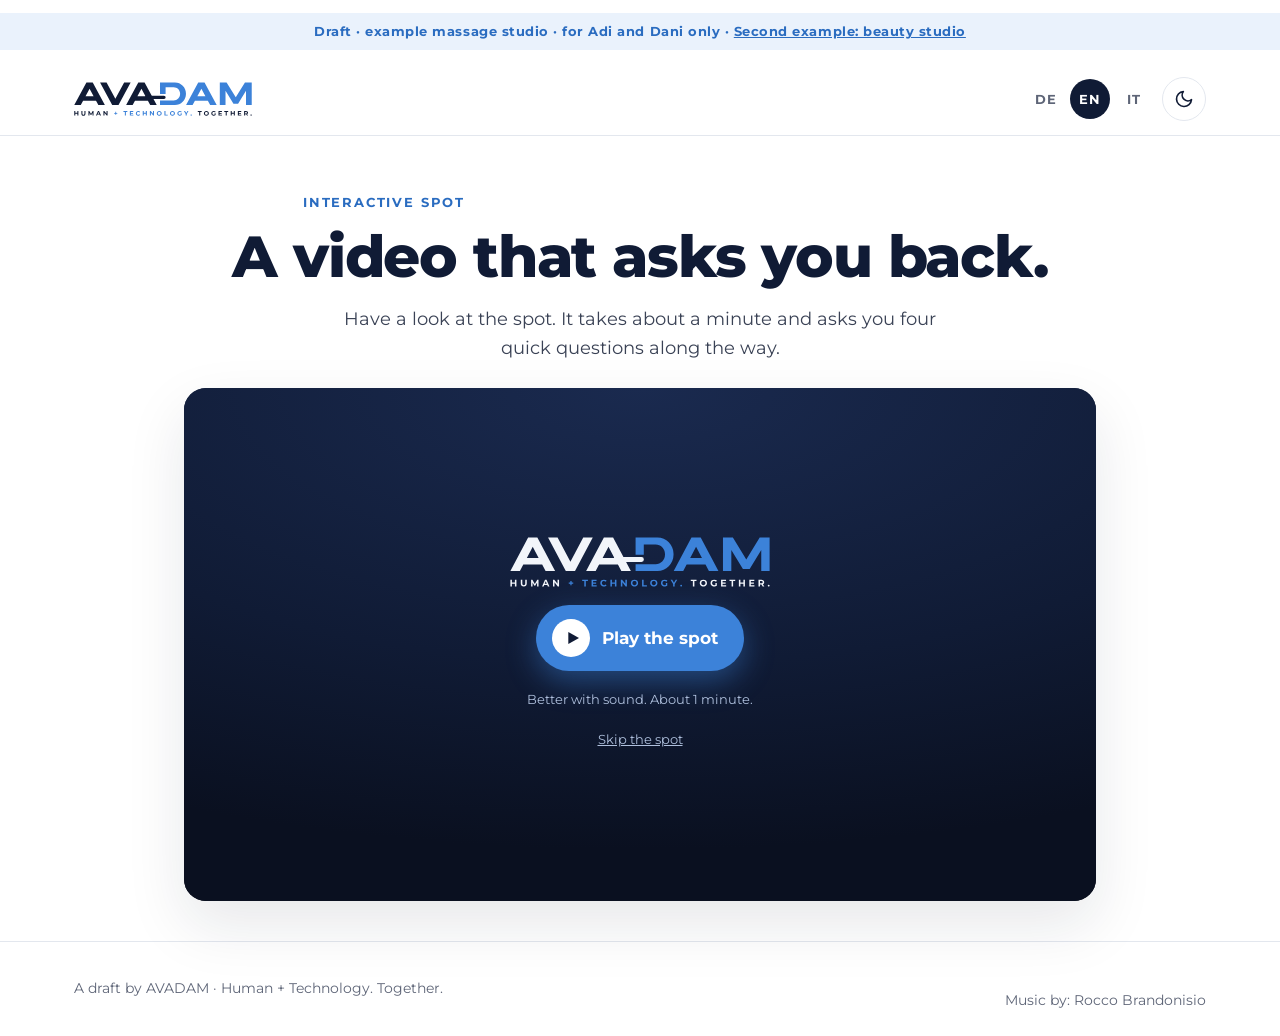
<file: spot/index.html>
<!doctype html>
<html lang="de">
<head>
<meta charset="utf-8">
<meta name="viewport" content="width=device-width, initial-scale=1">
<title>Interaktiver Spot · AVADAM</title>
<meta name="description" content="Entwurf eines interaktiven Spots von AVADAM. Ein Video, das zurückfragt, am Beispiel eines Massagestudios.">
<meta name="robots" content="noindex, nofollow">
<meta name="theme-color" content="#FFFFFF" media="(prefers-color-scheme: light)">
<meta name="theme-color" content="#0A1020" media="(prefers-color-scheme: dark)">
<script>try{var m=localStorage.getItem("avadam-theme");if(m)document.documentElement.dataset.theme=m}catch(e){}</script>
<link rel="icon" href="../favicon.ico" sizes="32x32">
<link rel="icon" href="../assets/favicon.svg" type="image/svg+xml">
<link rel="apple-touch-icon" href="../assets/apple-touch-icon.png">
<link rel="preload" href="../assets/fonts/montserrat-latin-800-normal.woff2" as="font" type="font/woff2" crossorigin>
<link rel="stylesheet" href="../assets/style.css">
<style>
/* Spot · eigene Teile, Farben aus style.css */
.draft a{color:inherit}
.draft{background:var(--tagbg);color:var(--blue-ink);font-size:13px;font-weight:700;letter-spacing:.04em;text-align:center;padding:8px 16px}
.top .right{display:flex;align-items:center;gap:8px}
.slangs{display:flex;gap:4px}
.slangs button{min-width:40px;min-height:40px;border-radius:999px;border:none;background:transparent;font:inherit;font-size:13px;font-weight:700;letter-spacing:.06em;color:var(--muted);cursor:pointer}
.slangs button[aria-pressed="true"]{background:var(--btn);color:var(--btn-fg)}
.slangs button:hover{color:var(--ink);background:var(--soft)}
.slangs button[aria-pressed="true"]:hover{background:var(--btn-hover);color:#fff}

.intro{padding-top:56px;padding-bottom:24px;text-align:center}
.intro .eyebrow{color:var(--blue-ink);font-weight:700;font-size:13px;letter-spacing:.14em;text-transform:uppercase;margin:0 0 12px}
.intro h1{color:var(--ink);font-size:clamp(32px,6vw,58px);line-height:1.08;font-weight:800;margin:0 0 16px;letter-spacing:-.02em}
.intro p{max-width:620px;margin:0 auto;font-size:18px}

/* Bühne */
.stagewrap{max-width:960px;margin:0 auto;padding:0 24px 40px}
.stage{position:relative;aspect-ratio:16/9;border-radius:22px;overflow:hidden;background:radial-gradient(120% 90% at 50% 0%,#1A2A4F 0%,#101B35 55%,#0A1020 100%);box-shadow:0 24px 60px var(--shadow);color:#fff;isolation:isolate}
.scene{position:absolute;inset:0 0 64px;display:flex;align-items:center;justify-content:center;opacity:0;transition:opacity .6s;pointer-events:none}
.scene.on{opacity:1}
.scene svg{width:min(78%,520px);height:auto;max-height:100%}
.sub{position:absolute;left:0;right:0;bottom:58px;padding:0 6%;text-align:center;font-weight:600;font-size:clamp(15px,2.2vw,21px);line-height:1.4;text-shadow:0 2px 12px rgba(0,0,0,.6);min-height:2.8em;display:flex;align-items:flex-end;justify-content:center;z-index:3}
.sub span{background:rgba(10,16,32,.55);padding:6px 14px;border-radius:12px;-webkit-box-decoration-break:clone;box-decoration-break:clone}
.bar{position:absolute;left:0;right:0;bottom:0;height:52px;display:flex;align-items:center;gap:10px;padding:0 14px;background:linear-gradient(transparent,rgba(0,0,0,.35));z-index:4}
.bar button{display:inline-flex;align-items:center;justify-content:center;gap:6px;height:36px;min-width:36px;padding:0 10px;border-radius:999px;border:1px solid rgba(255,255,255,.25);background:rgba(255,255,255,.08);color:#fff;font:inherit;font-size:13px;font-weight:600;cursor:pointer}
.bar button:hover{background:rgba(255,255,255,.18)}
.bar svg{width:16px;height:16px}
.prog{flex:1;display:flex;gap:4px}
.prog i{flex:1;height:4px;border-radius:4px;background:rgba(255,255,255,.2);overflow:hidden}
.prog i b{display:block;height:100%;width:0;background:var(--blue)}
.prog i.done b{width:100%}
.voice[aria-pressed="false"] .on,.voice[aria-pressed="true"] .off{display:none}

/* Startbild */
.start{position:absolute;inset:0;z-index:6;display:flex;flex-direction:column;align-items:center;justify-content:center;gap:18px;background:radial-gradient(120% 90% at 50% 0%,#1A2A4F 0%,#101B35 60%,#0A1020 100%);text-align:center;padding:24px}
.start img{width:min(46%,260px);height:auto}
.playbig{display:inline-flex;align-items:center;gap:12px;padding:14px 26px 14px 16px;border-radius:999px;border:none;background:var(--blue);color:#fff;font:inherit;font-size:17px;font-weight:700;cursor:pointer;box-shadow:0 10px 30px rgba(60,130,217,.45);animation:breathe 2.4s ease-in-out infinite}
.playbig:hover{background:#5B98E2}
.playbig span.c{display:inline-flex;width:38px;height:38px;border-radius:50%;background:#fff;align-items:center;justify-content:center}
.playbig span.c svg{width:16px;height:16px;margin-left:3px}
.start[hidden]{display:none}
.start small{color:#AFC0DD;font-size:13px}
.skip2{background:none;border:none;color:#AFC0DD;font:inherit;font-size:13px;text-decoration:underline;cursor:pointer}

/* Fragen */
.ask{position:absolute;inset:0 0 52px;z-index:5;display:flex;align-items:center;justify-content:center;padding:16px;background:rgba(10,16,32,.72);backdrop-filter:blur(6px);-webkit-backdrop-filter:blur(6px);opacity:0;pointer-events:none;transition:opacity .4s}
.ask.on{opacity:1;pointer-events:auto}
.askbox{width:min(100%,560px);text-align:center}
.askbox .qn{font-size:12px;font-weight:700;letter-spacing:.14em;text-transform:uppercase;color:#7DB0F0;margin:0 0 6px}
.askbox h2{color:#fff;font-size:clamp(20px,3.4vw,30px);line-height:1.2;margin:0 0 16px;font-weight:800}
.opts{display:grid;gap:10px}
.opts.four{grid-template-columns:1fr 1fr}
.opts button{display:flex;align-items:center;gap:10px;text-align:left;padding:12px 14px;border-radius:14px;border:1.5px solid rgba(255,255,255,.22);background:rgba(255,255,255,.07);color:#fff;font:inherit;font-size:15px;font-weight:600;line-height:1.3;cursor:pointer;transition:background .2s,border-color .2s,transform .2s;opacity:0;transform:translateY(10px)}
.ask.on .opts button{animation:rise .45s ease forwards}
.opts button:nth-child(2){animation-delay:.08s!important}.opts button:nth-child(3){animation-delay:.16s!important}.opts button:nth-child(4){animation-delay:.24s!important}
.opts button:hover,.opts button:focus-visible{background:rgba(60,130,217,.3);border-color:#3C82D9}
.opts button.picked{background:#3C82D9;border-color:#3C82D9}
.opts button .dot{flex:none;width:18px;height:18px;border-radius:50%;border:2px solid rgba(255,255,255,.6)}
.opts button.picked .dot{background:#fff;box-shadow:inset 0 0 0 3px #3C82D9}

/* Animationen in den Szenen */
.scene .pop,.scene .rise,.scene .slide,.scene .draw{opacity:0}
.scene.on .pop{animation:pop .55s cubic-bezier(.3,1.5,.6,1) forwards}
.scene.on .rise{animation:rise .6s ease forwards}
.scene.on .slide{animation:slide .6s ease forwards}
.scene.on .draw{opacity:1;stroke-dasharray:200;stroke-dashoffset:200;animation:draw 1s ease forwards}
.scene.on .flick{animation:flick .18s ease-in-out infinite alternate;transform-box:fill-box;transform-origin:50% 100%}
.scene.on .float{animation:float 3s ease-in-out infinite;transform-box:fill-box}
.scene.on .scrollup{animation:scrollup 2.4s ease-in-out infinite}
.scene.on .pulse{animation:pulse 1.4s ease-in-out infinite;transform-box:fill-box;transform-origin:center}
.scene.on .swipe{animation:swipe 1.2s ease-in-out infinite;transform-box:fill-box}
.scene.on .reel{animation:reel 3s linear infinite}
.pop,.pulse{transform-box:fill-box;transform-origin:center}
@keyframes pop{from{opacity:0;transform:scale(.4)}to{opacity:1;transform:scale(1)}}
@keyframes rise{from{opacity:0;transform:translateY(14px)}to{opacity:1;transform:none}}
@keyframes slide{from{opacity:0;transform:translateX(-24px)}to{opacity:1;transform:none}}
@keyframes draw{to{stroke-dashoffset:0}}
@keyframes flick{from{transform:scaleY(1) rotate(-3deg)}to{transform:scaleY(1.15) rotate(3deg)}}
@keyframes float{50%{transform:translateY(-6px)}}
@keyframes scrollup{0%{transform:translateY(0)}100%{transform:translateY(-120px)}}
@keyframes pulse{50%{transform:scale(1.12)}}
@keyframes swipe{0%,100%{transform:translateY(20px);opacity:.3}50%{transform:translateY(-30px);opacity:1}}
@keyframes reel{to{transform:translateX(-80px)}}
@keyframes breathe{50%{transform:scale(1.04)}}
@media (prefers-reduced-motion:reduce){.scene *,.playbig,.opts button{animation-duration:.01ms!important;animation-iteration-count:1!important}}

/* TASK */
.task{padding:24px 0 80px}
.task[hidden]{display:none}
.task .card{background:var(--surface);border:1px solid var(--line);border-radius:var(--r);padding:28px;box-shadow:0 10px 30px var(--shadow)}
.task h2{color:var(--ink);font-size:clamp(24px,3.6vw,36px);line-height:1.15;margin:0 0 12px;font-weight:800}
.task .eyebrow{color:var(--blue-ink);font-weight:700;font-size:13px;letter-spacing:.14em;text-transform:uppercase;margin:0 0 10px}
.chips{display:flex;flex-wrap:wrap;gap:8px;margin:16px 0 0}
.chips span{background:var(--tagbg);color:var(--ink);border-radius:999px;padding:8px 14px;font-size:14px;font-weight:600}
.chips span b{color:var(--blue-ink);font-weight:700;margin-right:6px}
.tgrid{display:grid;grid-template-columns:1.1fr .9fr;gap:24px;margin-top:24px;align-items:start}
.refs{display:grid;grid-template-columns:1fr 1fr;gap:14px;margin-top:16px}
.ref{display:block;text-decoration:none;color:inherit;border:1px solid var(--line);border-radius:14px;overflow:hidden;background:var(--bg);transition:transform .2s,box-shadow .2s}
.ref:hover{transform:translateY(-3px);box-shadow:0 10px 24px var(--shadow);color:inherit}
.ref img{width:100%;height:auto;aspect-ratio:16/10;object-fit:cover;background:var(--soft)}
.ref div{padding:12px 14px}
.ref strong{display:block;color:var(--ink);font-size:15px}
.ref small{display:block;color:var(--muted);font-size:13px;line-height:1.45;margin-top:2px}
.ref em{display:inline-block;font-style:normal;font-size:11px;font-weight:700;letter-spacing:.08em;text-transform:uppercase;color:var(--blue-ink);margin-bottom:4px}
form label{display:block;font-size:14px;font-weight:600;color:var(--ink);margin:12px 0 6px}
form input,form textarea{width:100%;font:inherit;font-size:16px;color:var(--ink);background:var(--bg);border:1.5px solid var(--line);border-radius:12px;padding:11px 13px}
form input:focus,form textarea:focus{outline:none;border-color:var(--blue)}
form textarea{min-height:130px;resize:vertical}
.hint{font-size:13px;color:var(--muted);margin:8px 0 0}
.send{margin-top:16px;width:100%;padding:14px;border:none;border-radius:999px;background:var(--btn);color:var(--btn-fg);font:inherit;font-weight:700;font-size:16px;cursor:pointer}
.send:hover{background:var(--btn-hover)}
.lead{margin-top:16px;border:1.5px dashed var(--blue);border-radius:14px;padding:16px;background:var(--tagbg);font-size:14px}
.lead[hidden]{display:none}
.lead strong{color:var(--ink)}
.lead pre{white-space:pre-wrap;font:inherit;margin:8px 0 0;color:var(--ink)}
.tools{display:flex;flex-wrap:wrap;gap:10px;margin-top:20px}
.tools button{display:inline-flex;align-items:center;gap:8px;padding:10px 16px;border-radius:999px;border:1px solid var(--line);background:transparent;color:var(--ink);font:inherit;font-size:14px;font-weight:600;cursor:pointer}
.tools button:hover{background:var(--soft)}
.how{margin-top:28px;background:var(--soft);border-radius:var(--r);padding:24px 28px}
.how h3{color:var(--ink);margin:0 0 8px;font-size:19px}
.how p{margin:0 0 8px}
.foot{border-top:1px solid var(--line);padding:24px 0;font-size:14px;color:var(--muted);text-align:center}

@media (max-width:760px){
 .tgrid{grid-template-columns:1fr}
 .task .card{padding:20px}
}
@media (max-width:640px){
 .stagewrap{padding:0 12px 32px}
 .stage{aspect-ratio:4/5;border-radius:18px}
 .scene svg{width:92%}
 .opts.four{grid-template-columns:1fr}
 .opts button{font-size:14px;padding:11px 12px}
 .bar .lbl{display:none}
 .intro{padding-top:36px;padding-bottom:18px}
 .refs{grid-template-columns:1fr}
}
@media (max-width:420px){.slangs button{min-width:34px}}
</style>
</head>
<body>
<p class="draft"><span data-i="draft">Entwurf · Beispiel Massagestudio · nur für Adi und Dani</span> · <a href="kosmetik/" data-i="ex2">Zweites Beispiel: Kosmetikstudio</a></p>
<header class="top">
<div class="wrap">
<a class="brand" href="../" aria-label="AVADAM"><img class="logo-light" src="../assets/avadam-logo.svg" alt="AVADAM Logo, Human + Technology. Together." width="668" height="126"><img class="logo-dark" src="../assets/avadam-logo-dark.svg" alt="" aria-hidden="true" width="668" height="126"></a>
<div class="right">
<div class="slangs" role="group" aria-label="Sprache"><button type="button" data-l="de" aria-pressed="true" lang="de">DE</button><button type="button" data-l="en" aria-pressed="false" lang="en">EN</button><button type="button" data-l="it" aria-pressed="false" lang="it">IT</button></div>
<button type="button" class="theme" id="theme" aria-label="Hell oder dunkel umschalten" title="Hell oder dunkel umschalten"><svg class="moon" viewBox="0 0 24 24" fill="none" stroke="currentColor" stroke-width="2" stroke-linecap="round" stroke-linejoin="round" aria-hidden="true"><path d="M21 12.8A9 9 0 1 1 11.2 3a7 7 0 0 0 9.8 9.8z"/></svg><svg class="sun" viewBox="0 0 24 24" fill="none" stroke="currentColor" stroke-width="2" stroke-linecap="round" aria-hidden="true"><circle cx="12" cy="12" r="4.5"/><path d="M12 2v2M12 20v2M4.9 4.9l1.4 1.4M17.7 17.7l1.4 1.4M2 12h2M20 12h2M4.9 19.1l1.4-1.4M17.7 6.3l1.4-1.4"/></svg></button>
</div>
</div>
</header>

<main id="inhalt">
<section class="intro wrap">
<p class="eyebrow" data-i="eyebrow">Interaktiver Spot</p>
<h1 data-i="h1">Ein Video, das zurückfragt.</h1>
<p data-i="lead">Schau dir den Spot an. Er dauert etwa eine Minute und stellt dir unterwegs vier kurze Fragen.</p>
</section>

<div class="stagewrap">
<div class="stage" id="stage">

<!-- Szene 1: Studio -->
<div class="scene" data-s="studio"><svg viewBox="0 0 400 260" aria-hidden="true">
<rect class="rise" x="20" y="20" width="360" height="200" rx="18" fill="#F3EBDD"/>
<rect class="rise" x="20" y="176" width="360" height="44" rx="0" fill="#E4D6BF" style="animation-delay:.1s"/>
<g class="rise" style="animation-delay:.3s"><rect x="150" y="140" width="170" height="16" rx="8" fill="#FFFFFF" stroke="#D8C7AA" stroke-width="2"/><rect x="164" y="156" width="8" height="38" rx="3" fill="#B89B74"/><rect x="298" y="156" width="8" height="38" rx="3" fill="#B89B74"/><rect x="240" y="130" width="62" height="12" rx="6" fill="#3C82D9"/><rect x="244" y="124" width="54" height="8" rx="4" fill="#7DB0F0"/></g>
<g class="pop" style="animation-delay:.6s"><circle cx="110" cy="92" r="17" fill="#8A5A3C"/><path d="M93 92c0-14 8-22 17-22s17 8 17 22c-4-6-10-8-17-8s-13 2-17 8z" fill="#3B2418"/><rect x="88" y="110" width="44" height="66" rx="20" fill="#101B35"/><rect x="88" y="128" width="44" height="6" fill="#3C82D9"/></g>
<g class="rise" style="animation-delay:.8s"><rect x="40" y="150" width="34" height="30" rx="5" fill="#B5694A"/><path class="float" d="M57 150c-2-22-16-30-22-30 6 10 6 22 22 30zM57 150c2-26 14-34 22-34-4 12-6 26-22 34zM57 150c0-20 0-32 0-38 4 8 6 24 0 38z" fill="#4E9A5B"/></g>
<g class="rise" style="animation-delay:1s"><ellipse cx="345" cy="171" rx="20" ry="7" fill="#5E6577"/><ellipse cx="345" cy="161" rx="15" ry="6" fill="#7A8296"/><ellipse cx="345" cy="152" rx="10" ry="5" fill="#9AA4B8"/></g>
<g class="rise" style="animation-delay:1.1s"><rect x="352" y="92" width="14" height="26" rx="3" fill="#FFFFFF" stroke="#D8C7AA"/><path class="flick" d="M359 92c-5-6-3-12 0-16 3 4 5 10 0 16z" fill="#FFB547"/></g>
<g class="pop" style="animation-delay:1.4s"><rect x="240" y="44" width="110" height="34" rx="17" fill="#FFFFFF"/><text x="295" y="66" text-anchor="middle" font-family="Montserrat,sans-serif" font-size="13" font-weight="800" fill="#101B35">Studio Lena</text></g>
</svg></div>

<!-- Szene 2: Suche -->
<div class="scene" data-s="search"><svg viewBox="0 0 400 260" aria-hidden="true">
<g class="rise"><rect x="130" y="10" width="140" height="244" rx="22" fill="#0A1020" stroke="#3C82D9" stroke-width="2"/><rect x="140" y="26" width="120" height="216" rx="10" fill="#FFFFFF"/></g>
<g class="rise" style="animation-delay:.3s"><rect x="148" y="36" width="104" height="22" rx="11" fill="#F4F6FA" stroke="#E3E7EE"/><circle cx="160" cy="47" r="4" fill="none" stroke="#5E6577" stroke-width="1.6"/><text x="170" y="51" font-family="Montserrat,sans-serif" font-size="9" font-weight="600" fill="#101B35" data-svg="q">Massage</text></g>
<g class="slide" style="animation-delay:.7s"><rect x="148" y="68" width="104" height="38" rx="8" fill="#EAF2FC"/><rect x="155" y="76" width="60" height="6" rx="3" fill="#3C82D9"/><rect x="155" y="88" width="80" height="5" rx="2.5" fill="#C9D2E3"/><text x="155" y="101" font-family="sans-serif" font-size="7" fill="#FFB547">★★★★★</text></g>
<g class="slide" style="animation-delay:1s"><rect x="148" y="112" width="104" height="38" rx="8" fill="#F4F6FA"/><rect x="155" y="120" width="54" height="6" rx="3" fill="#5E6577"/><rect x="155" y="132" width="76" height="5" rx="2.5" fill="#C9D2E3"/><text x="155" y="145" font-family="sans-serif" font-size="7" fill="#FFB547">★★★★☆</text></g>
<g class="slide" style="animation-delay:1.3s"><rect x="148" y="156" width="104" height="38" rx="8" fill="#F4F6FA"/><rect x="155" y="164" width="64" height="6" rx="3" fill="#5E6577"/><rect x="155" y="176" width="70" height="5" rx="2.5" fill="#C9D2E3"/><text x="155" y="189" font-family="sans-serif" font-size="7" fill="#FFB547">★★★★☆</text></g>
<g class="pop" style="animation-delay:2s"><circle cx="318" cy="96" r="30" fill="#FFFFFF"/><circle cx="318" cy="96" r="30" fill="none" stroke="#3C82D9" stroke-width="3"/><text x="318" y="106" text-anchor="middle" font-family="Montserrat,sans-serif" font-size="30" font-weight="800" fill="#101B35">?</text><path d="M292 112l-16 14 22-6z" fill="#FFFFFF"/></g>
<g class="pop" style="animation-delay:1.8s"><circle cx="82" cy="100" r="17" fill="#8A5A3C"/><path d="M65 100c0-14 8-22 17-22s17 8 17 22c-4-6-10-8-17-8s-13 2-17 8z" fill="#3B2418"/><rect x="60" y="118" width="44" height="66" rx="20" fill="#3C82D9"/><path d="M74 96q8 6 16 0" fill="none" stroke="#3B2418" stroke-width="2" stroke-linecap="round" transform="rotate(180 82 98)"/></g>
</svg></div>

<!-- Szene 3: weiterscrollen -->
<div class="scene" data-s="scroll"><svg viewBox="0 0 400 260" aria-hidden="true">
<defs><clipPath id="scr"><rect x="140" y="26" width="120" height="216" rx="10"/></clipPath></defs>
<rect x="130" y="10" width="140" height="244" rx="22" fill="#0A1020" stroke="#3C82D9" stroke-width="2"/><rect x="140" y="26" width="120" height="216" rx="10" fill="#FFFFFF"/>
<g clip-path="url(#scr)"><g class="scrollup">
<g><rect x="148" y="36" width="104" height="34" rx="8" fill="#F4F6FA"/><rect x="155" y="44" width="56" height="6" rx="3" fill="#5E6577"/><rect x="155" y="56" width="74" height="5" rx="2.5" fill="#C9D2E3"/></g>
<g><rect x="148" y="76" width="104" height="34" rx="8" fill="#F4F6FA"/><rect x="155" y="84" width="66" height="6" rx="3" fill="#5E6577"/><rect x="155" y="96" width="70" height="5" rx="2.5" fill="#C9D2E3"/></g>
<g><rect x="148" y="116" width="104" height="34" rx="8" fill="#F4F6FA"/><rect x="155" y="124" width="48" height="6" rx="3" fill="#5E6577"/><rect x="155" y="136" width="80" height="5" rx="2.5" fill="#C9D2E3"/></g>
<g><rect x="148" y="156" width="104" height="34" rx="8" fill="#F4F6FA"/><rect x="155" y="164" width="60" height="6" rx="3" fill="#5E6577"/><rect x="155" y="176" width="66" height="5" rx="2.5" fill="#C9D2E3"/></g>
<g opacity=".45"><rect x="148" y="196" width="104" height="34" rx="8" fill="#F4F6FA" stroke="#C9D2E3" stroke-dasharray="3 3"/><text x="155" y="217" font-family="Montserrat,sans-serif" font-size="8" font-weight="700" fill="#9AA4B8">Studio Lena</text></g>
<g><rect x="148" y="236" width="104" height="34" rx="8" fill="#F4F6FA"/><rect x="155" y="244" width="58" height="6" rx="3" fill="#5E6577"/></g>
<g><rect x="148" y="276" width="104" height="34" rx="8" fill="#F4F6FA"/><rect x="155" y="284" width="62" height="6" rx="3" fill="#5E6577"/></g>
<g><rect x="148" y="316" width="104" height="34" rx="8" fill="#F4F6FA"/><rect x="155" y="324" width="50" height="6" rx="3" fill="#5E6577"/></g>
</g></g>
<g class="swipe"><circle cx="230" cy="170" r="13" fill="#E9C7A8" stroke="#FFFFFF" stroke-width="2"/></g>
<g class="pop" style="animation-delay:1.2s"><rect x="286" y="70" width="88" height="30" rx="15" fill="#3C82D9"/><text x="330" y="90" text-anchor="middle" font-family="Montserrat,sans-serif" font-size="12" font-weight="800" fill="#FFFFFF">swipe…</text></g>
</svg></div>

<!-- Szene 4: AVADAM -->
<div class="scene" data-s="avadam"><svg viewBox="0 0 400 260" aria-hidden="true">
<image class="rise" href="../assets/avadam-logo-dark.svg" x="70" y="40" width="260" height="49"/>
<g class="pop" style="animation-delay:.7s"><circle cx="160" cy="160" r="38" fill="#3C82D9"/><text x="160" y="170" text-anchor="middle" font-family="Montserrat,sans-serif" font-size="28" font-weight="800" fill="#FFFFFF">A</text></g>
<g class="pop" style="animation-delay:1s"><circle cx="240" cy="160" r="38" fill="#FFFFFF"/><text x="240" y="170" text-anchor="middle" font-family="Montserrat,sans-serif" font-size="28" font-weight="800" fill="#101B35">D</text></g>
<text class="rise" style="animation-delay:1.4s" x="200" y="230" text-anchor="middle" font-family="Montserrat,sans-serif" font-size="15" font-weight="700" fill="#AFC0DD">Adi + Dani</text>
</svg></div>

<!-- Zweige -->
<div class="scene" data-s="b0"><svg viewBox="0 0 400 260" aria-hidden="true">
<defs><clipPath id="film"><rect x="40" y="196" width="320" height="40"/></clipPath></defs>
<g class="rise"><rect x="140" y="20" width="120" height="170" rx="18" fill="#0A1020" stroke="#3C82D9" stroke-width="2"/><rect x="149" y="32" width="102" height="146" rx="10" fill="#F3EBDD"/><circle cx="200" cy="80" r="14" fill="#8A5A3C"/><rect x="182" y="96" width="36" height="50" rx="16" fill="#101B35"/></g>
<g class="pop pulse" style="animation-delay:.5s"><circle cx="200" cy="120" r="26" fill="#3C82D9" opacity=".92"/><path d="M193 108l20 12-20 12z" fill="#FFFFFF"/></g>
<g clip-path="url(#film)"><g class="reel"><rect x="0" y="200" width="480" height="32" fill="#1A2A4F"/><g fill="#7DB0F0"><rect x="10" y="206" width="60" height="20" rx="3"/><rect x="90" y="206" width="60" height="20" rx="3"/><rect x="170" y="206" width="60" height="20" rx="3"/><rect x="250" y="206" width="60" height="20" rx="3"/><rect x="330" y="206" width="60" height="20" rx="3"/><rect x="410" y="206" width="60" height="20" rx="3"/></g></g></g>
<g class="pop" style="animation-delay:.9s"><path d="M300 60v40" stroke="#FFFFFF" stroke-width="3"/><path d="M300 60l18-6v38" fill="none" stroke="#FFFFFF" stroke-width="3"/><circle cx="294" cy="100" r="7" fill="#FFFFFF"/><circle cx="312" cy="92" r="7" fill="#FFFFFF"/></g>
<g class="pop" style="animation-delay:1.2s"><rect x="74" y="66" width="20" height="30" rx="10" fill="#FFFFFF"/><path d="M68 88q16 18 32 0M84 104v10" fill="none" stroke="#FFFFFF" stroke-width="3" stroke-linecap="round"/></g>
</svg></div>

<div class="scene" data-s="b1"><svg viewBox="0 0 400 260" aria-hidden="true">
<g class="rise"><rect x="50" y="20" width="300" height="200" rx="14" fill="#FFFFFF"/><rect x="50" y="20" width="300" height="26" rx="14" fill="#E3E7EE"/><rect x="50" y="34" width="300" height="12" fill="#E3E7EE"/><circle cx="66" cy="33" r="4" fill="#D93A3A"/><circle cx="79" cy="33" r="4" fill="#FFC233"/><circle cx="92" cy="33" r="4" fill="#3FA34D"/></g>
<rect class="slide" style="animation-delay:.4s" x="66" y="58" width="80" height="10" rx="5" fill="#101B35"/>
<rect class="rise" style="animation-delay:.7s" x="66" y="78" width="268" height="70" rx="10" fill="#F3EBDD"/>
<text class="rise" style="animation-delay:.9s" x="80" y="112" font-family="Georgia,serif" font-size="20" font-weight="700" fill="#101B35">Studio Lena</text>
<rect class="slide" style="animation-delay:1.1s" x="80" y="122" width="100" height="6" rx="3" fill="#B89B74"/>
<rect class="pop" style="animation-delay:1.3s" x="80" y="134" width="56" height="8" rx="4" fill="#3C82D9"/>
<g class="rise" style="animation-delay:1.5s"><rect x="66" y="160" width="84" height="46" rx="8" fill="#F4F6FA"/><rect x="158" y="160" width="84" height="46" rx="8" fill="#F4F6FA"/><rect x="250" y="160" width="84" height="46" rx="8" fill="#F4F6FA"/></g>
<g class="pop" style="animation-delay:1.9s"><circle cx="340" cy="210" r="22" fill="#3FA34D"/><text x="340" y="216" text-anchor="middle" font-family="Montserrat,sans-serif" font-size="13" font-weight="800" fill="#FFFFFF">G</text><path d="M326 196l-8-8" stroke="#FFFFFF" stroke-width="2"/></g>
</svg></div>

<div class="scene" data-s="b2"><svg viewBox="0 0 400 260" aria-hidden="true">
<g class="pop"><rect x="60" y="40" width="120" height="120" rx="26" fill="#FFFFFF"/><path class="draw" d="M92 128c10-40 22-60 28-60s18 20 28 60M100 108h40" fill="none" stroke="#101B35" stroke-width="8" stroke-linecap="round" stroke-linejoin="round" style="animation-delay:.5s"/></g>
<circle class="pop" style="animation-delay:.9s" cx="230" cy="60" r="20" fill="#B5694A"/>
<circle class="pop" style="animation-delay:1.05s" cx="280" cy="60" r="20" fill="#F3EBDD"/>
<circle class="pop" style="animation-delay:1.2s" cx="330" cy="60" r="20" fill="#4E9A5B"/>
<text class="rise" style="animation-delay:1.4s" x="230" y="140" font-family="Georgia,serif" font-size="56" font-weight="700" fill="#FFFFFF">Aa</text>
<g class="rise" style="animation-delay:1.7s"><rect x="60" y="184" width="290" height="40" rx="10" fill="#FFFFFF" opacity=".95"/><rect x="74" y="198" width="60" height="12" rx="6" fill="#101B35"/><rect x="270" y="196" width="66" height="16" rx="8" fill="#B5694A"/></g>
</svg></div>

<div class="scene" data-s="b3"><svg viewBox="0 0 400 260" aria-hidden="true">
<g class="pop"><rect x="30" y="54" width="100" height="100" rx="22" fill="#FFFFFF"/><path d="M58 128c8-32 16-48 22-48s14 16 22 48M64 112h32" fill="none" stroke="#101B35" stroke-width="7" stroke-linecap="round"/></g>
<g class="pop" style="animation-delay:.4s"><rect x="150" y="40" width="130" height="130" rx="12" fill="#FFFFFF"/><rect x="150" y="40" width="130" height="18" rx="12" fill="#E3E7EE"/><rect x="150" y="50" width="130" height="8" fill="#E3E7EE"/><rect x="162" y="70" width="106" height="42" rx="6" fill="#F3EBDD"/><rect x="162" y="120" width="50" height="38" rx="6" fill="#F4F6FA"/><rect x="218" y="120" width="50" height="38" rx="6" fill="#F4F6FA"/></g>
<g class="pop" style="animation-delay:.8s"><rect x="300" y="44" width="70" height="120" rx="14" fill="#0A1020" stroke="#3C82D9" stroke-width="2"/><circle class="pulse" cx="335" cy="104" r="18" fill="#3C82D9"/><path d="M330 95l14 9-14 9z" fill="#FFFFFF"/></g>
<path class="draw" style="animation-delay:1.2s" d="M80 176q120 50 255 0" fill="none" stroke="#7DB0F0" stroke-width="4" stroke-linecap="round"/>
<text class="rise" style="animation-delay:1.6s" x="200" y="236" text-anchor="middle" font-family="Montserrat,sans-serif" font-size="15" font-weight="800" fill="#FFFFFF">1 + 1 + 1</text>
</svg></div>

<div class="scene" data-s="sm"><svg viewBox="0 0 400 260" aria-hidden="true">
<g class="rise"><rect x="130" y="10" width="140" height="244" rx="22" fill="#0A1020" stroke="#3C82D9" stroke-width="2"/><rect x="140" y="26" width="120" height="216" rx="10" fill="#FFFFFF"/><circle cx="156" cy="42" r="9" fill="#F3EBDD" stroke="#B5694A" stroke-width="2"/><rect x="170" y="38" width="50" height="7" rx="3.5" fill="#101B35"/></g>
<rect class="pop" style="animation-delay:.4s" x="146" y="60" width="34" height="34" rx="4" fill="#F3EBDD"/>
<rect class="pop" style="animation-delay:.55s" x="183" y="60" width="34" height="34" rx="4" fill="#3C82D9"/>
<rect class="pop" style="animation-delay:.7s" x="220" y="60" width="34" height="34" rx="4" fill="#4E9A5B"/>
<rect class="pop" style="animation-delay:.85s" x="146" y="97" width="34" height="34" rx="4" fill="#B5694A"/>
<g class="pop" style="animation-delay:1s"><rect x="183" y="97" width="34" height="34" rx="4" fill="#101B35"/><path d="M196 107l10 7-10 7z" fill="#FFFFFF"/></g>
<rect class="pop" style="animation-delay:1.15s" x="220" y="97" width="34" height="34" rx="4" fill="#E4D6BF"/>
<rect class="pop" style="animation-delay:1.3s" x="146" y="134" width="34" height="34" rx="4" fill="#7DB0F0"/>
<rect class="pop" style="animation-delay:1.45s" x="183" y="134" width="34" height="34" rx="4" fill="#F3EBDD"/>
<rect class="pop" style="animation-delay:1.6s" x="220" y="134" width="34" height="34" rx="4" fill="#3C82D9"/>
<g class="pop float" style="animation-delay:1.9s"><path d="M318 96c-10-10-26 2-14 16l14 13 14-13c12-14-4-26-14-16z" fill="#D93A3A"/></g>
<g class="pop float" style="animation-delay:2.2s"><path d="M80 140c-7-7-18 1-10 11l10 9 10-9c8-10-3-18-10-11z" fill="#D93A3A"/></g>
<g class="pop" style="animation-delay:2.4s"><rect x="292" y="150" width="70" height="28" rx="14" fill="#FFFFFF"/><text x="327" y="169" text-anchor="middle" font-family="Montserrat,sans-serif" font-size="12" font-weight="800" fill="#101B35">+ 1 ♥</text></g>
</svg></div>

<!-- Ende -->
<div class="scene" data-s="end"><svg viewBox="0 0 400 260" aria-hidden="true">
<circle class="pop" cx="200" cy="110" r="64" fill="#3C82D9"/>
<path class="draw" style="animation-delay:.5s" d="M170 112l20 20 40-44" fill="none" stroke="#FFFFFF" stroke-width="12" stroke-linecap="round" stroke-linejoin="round"/>
<image class="rise" style="animation-delay:1s" href="../assets/avadam-logo-dark.svg" x="110" y="196" width="180" height="34"/>
</svg></div>

<p class="sub" id="sub" aria-live="polite"></p>

<div class="ask" id="ask" role="dialog" aria-modal="false" aria-labelledby="askq"><div class="askbox"><p class="qn" id="askn"></p><h2 id="askq"></h2><div class="opts" id="opts"></div></div></div>

<div class="bar">
<button type="button" id="pp" aria-label="Pause"><svg viewBox="0 0 24 24" fill="currentColor" aria-hidden="true"><path class="i-pause" d="M7 5h4v14H7zM13 5h4v14h-4z"/><path class="i-play" d="M8 5l12 7-12 7z" style="display:none"/></svg></button>
<div class="prog" id="prog" aria-hidden="true"></div>
<button type="button" class="voice" id="voice" aria-pressed="true"><svg class="on" viewBox="0 0 24 24" fill="none" stroke="currentColor" stroke-width="2" stroke-linecap="round" aria-hidden="true"><path d="M4 9v6h4l5 4V5L8 9z" fill="currentColor"/><path d="M16 9a4 4 0 0 1 0 6M18.5 6.5a8 8 0 0 1 0 11"/></svg><svg class="off" viewBox="0 0 24 24" fill="none" stroke="currentColor" stroke-width="2" stroke-linecap="round" aria-hidden="true"><path d="M4 9v6h4l5 4V5L8 9z" fill="currentColor"/><path d="M17 9l5 6M22 9l-5 6"/></svg><span class="lbl" data-i="voice">Stimme</span></button>
<button type="button" class="voice" id="mus" aria-pressed="true" hidden><svg class="on" viewBox="0 0 24 24" fill="none" stroke="currentColor" stroke-width="2" stroke-linecap="round" aria-hidden="true"><path d="M9 18V5l11-2v13"/><circle cx="6" cy="18" r="3" fill="currentColor"/><circle cx="17" cy="16" r="3" fill="currentColor"/></svg><svg class="off" viewBox="0 0 24 24" fill="none" stroke="currentColor" stroke-width="2" stroke-linecap="round" aria-hidden="true"><path d="M9 18V5l11-2v13"/><circle cx="6" cy="18" r="3" fill="currentColor"/><path d="M3 3l18 18"/></svg><span class="lbl" data-i="music">Musik</span></button>
</div>
<audio id="music" src="../media/spot-musik.mp3" preload="metadata" loop></audio>

<div class="start" id="start">
<img src="../assets/avadam-logo-dark.svg" alt="" width="668" height="126">
<button type="button" class="playbig" id="go"><span class="c"><svg viewBox="0 0 24 24" fill="#101B35" aria-hidden="true"><path d="M5 3l16 9-16 9z"/></svg></span><span data-i="play">Spot abspielen</span></button>
<small data-i="startnote">Mit Ton ist es schöner. Etwa 1 Minute.</small>
<button type="button" class="skip2" id="skip" data-i="skip">Spot überspringen</button>
</div>

</div>
</div>

<section class="task wrap" id="task" hidden aria-labelledby="th">
<div class="card">
<p class="eyebrow" data-i="t_eyebrow">Für dich zusammengestellt</p>
<h2 id="th" data-i="t_h">Danke! Das haben wir verstanden.</h2>
<div class="chips" id="chips"></div>
<div class="tools">
<button type="button" id="replay"><svg width="16" height="16" viewBox="0 0 24 24" fill="none" stroke="currentColor" stroke-width="2.2" stroke-linecap="round" aria-hidden="true"><path d="M3 12a9 9 0 1 0 3-6.7L3 8"/><path d="M3 3v5h5"/></svg><span data-i="replay">Nochmal ansehen</span></button>
<button type="button" id="share"><svg width="16" height="16" viewBox="0 0 24 24" fill="none" stroke="currentColor" stroke-width="2.2" stroke-linecap="round" aria-hidden="true"><circle cx="18" cy="5" r="3"/><circle cx="6" cy="12" r="3"/><circle cx="18" cy="19" r="3"/><path d="M8.6 13.5l6.8 4M15.4 6.5l-6.8 4"/></svg><span data-i="share">Link teilen</span></button>
</div>
<div class="tgrid">
<div>
<h3 style="color:var(--ink);margin:0" data-i="t_refs">Was wir schon gemacht haben</h3>
<div class="refs" id="refs"></div>
</div>
<form id="form" novalidate>
<h3 style="color:var(--ink);margin:0" data-i="t_form">Schreib uns</h3>
<label for="f1" data-i="f_name">Dein Name</label><input id="f1" name="name" autocomplete="name" required>
<label for="f2" data-i="f_biz">Dein Geschäft</label><input id="f2" name="biz" autocomplete="organization">
<label for="f3" data-i="f_mail">E-Mail</label><input id="f3" name="mail" type="email" autocomplete="email" required>
<label for="f4" data-i="f_tel">Telefon (freiwillig)</label><input id="f4" name="tel" type="tel" autocomplete="tel">
<label for="f5" data-i="f_msg">Erzähl uns kurz von deinem Geschäft</label><textarea id="f5" name="msg"></textarea>
<p class="hint" data-i="f_hint">Deine Antworten aus dem Spot schicken wir automatisch mit.</p>
<button class="send" type="submit" data-i="f_send">Anfrage senden</button>
<div class="lead" id="lead" hidden aria-live="polite"></div>
</form>
</div>
</div>

<div class="how">
<h3 data-i="how_h">So würde es laufen</h3>
<p data-i="how_1">Jeder Kunde bekommt seinen eigenen Spot mit seiner Geschichte, seiner Stimme und seinen Fragen. Dazu einen Link und einen QR-Code, die er überall teilen kann, per WhatsApp, Mail, Instagram oder auf Flyern.</p>
<p data-i="how_2">Die Antworten kommen zusammen mit der Anfrage bei ihm an. So weiss er schon vor dem ersten Gespräch, was jemand sucht. Die Seite darunter lässt sich jederzeit anpassen, ohne dass das Video neu gemacht werden muss.</p>
</div>
</section>
</main>

<footer class="foot"><div class="wrap"><span data-i="foot">Ein Entwurf von AVADAM · Human + Technology. Together.</span><span id="credit" hidden><br><span data-i="credit">Musik</span>: Rocco Brandonisio</span></div></footer>

<button type="button" class="totop" id="totop" aria-label="Nach oben" title="Nach oben"><svg class="m-apfel" viewBox="0 0 64 64" aria-hidden="true"><path d="M32 19C24 12 9 14 9 32c0 16 10 27 18 27 3 0 3.5-2 5-2s2 2 5 2c8 0 18-11 18-27 0-18-15-20-23-13z" fill="#D93A3A"/><path d="M32 19C24 12 9 14 9 32c0 16 10 27 18 27 3 0 3.5-2 5-2" fill="none" stroke="#A82525" stroke-width="1.5" opacity=".5"/><ellipse cx="19" cy="31" rx="3" ry="7" fill="#fff" opacity=".45" transform="rotate(15 19 31)"/><path d="M32 19c0-6 2-10 5-13" fill="none" stroke="#6B4423" stroke-width="3" stroke-linecap="round"/><path d="M35 12c4-8 13-8 16-5-4 7-12 8-16 5z" fill="#3FA34D"/><g class="bite" style="fill:var(--bg)"><circle cx="56" cy="29" r="6.5"/><circle cx="55" cy="39" r="6"/></g></svg><svg class="m-roboter" viewBox="0 0 64 64" aria-hidden="true"><g class="flame"><path d="M22 58q3.5 16 7 0z" fill="#FF9F1C"/><path d="M35 58q3.5 16 7 0z" fill="#FF9F1C"/><path d="M23.5 58q2 9 4 0z" fill="#FFE066"/><path d="M36.5 58q2 9 4 0z" fill="#FFE066"/></g><line x1="32" y1="5" x2="32" y2="12" stroke="#101B35" stroke-width="2.5"/><circle cx="32" cy="5" r="3.5" fill="#3C82D9"/><rect x="13" y="12" width="38" height="25" rx="9" fill="#3C82D9" stroke="#FFFFFF" stroke-width="1.5"/><rect x="18.5" y="17" width="27" height="14" rx="6" fill="#101B35"/><circle cx="26" cy="24" r="3.2" fill="#7FE3FF"/><circle cx="38" cy="24" r="3.2" fill="#7FE3FF"/><rect x="11" y="40" width="6" height="11" rx="3" fill="#3C82D9" stroke="#FFFFFF" stroke-width="1.2"/><rect x="47" y="40" width="6" height="11" rx="3" fill="#3C82D9" stroke="#FFFFFF" stroke-width="1.2"/><rect x="19" y="38" width="26" height="17" rx="6" fill="#101B35" stroke="#FFFFFF" stroke-width="1.5"/><circle cx="32" cy="46.5" r="3.2" fill="#3C82D9"/><rect x="21.5" y="54" width="8" height="5" rx="2" fill="#101B35" stroke="#FFFFFF" stroke-width="1.2"/><rect x="34.5" y="54" width="8" height="5" rx="2" fill="#101B35" stroke="#FFFFFF" stroke-width="1.2"/></svg><svg class="m-stecker" viewBox="0 0 64 64" aria-hidden="true"><g class="spark" stroke="#FFC233" stroke-width="2.5" stroke-linecap="round"><path d="M20 4l-4-4"/><path d="M44 4l4-4"/><path d="M32 1v-5"/></g><rect x="23" y="3" width="5" height="13" rx="1.5" fill="#C9D2E3" stroke="#8A95AB" stroke-width="1"/><rect x="36" y="3" width="5" height="13" rx="1.5" fill="#C9D2E3" stroke="#8A95AB" stroke-width="1"/><rect x="15" y="14" width="34" height="23" rx="7" fill="#3C82D9" stroke="#FFFFFF" stroke-width="1.5"/><path d="M22 22h20M22 28h20" stroke="#2A6CC0" stroke-width="2.5" stroke-linecap="round"/><path d="M24 37h16l-4 9h-8z" fill="#101B35" stroke="#FFFFFF" stroke-width="1.2" stroke-linejoin="round"/><path d="M32 46c0 7-7 8-7 13 0 3 3 5 7 7" fill="none" stroke="#FFFFFF" stroke-width="8.5" stroke-linecap="round"/><path d="M32 46c0 7-7 8-7 13 0 3 3 5 7 7" fill="none" stroke="#101B35" stroke-width="6" stroke-linecap="round"/></svg></button>

<script>
(function(){
var T={
de:{draft:"Entwurf · Beispiel Massagestudio · nur für Adi und Dani",ex2:"Zweites Beispiel: Kosmetikstudio",eyebrow:"Interaktiver Spot",h1:"Ein Video, das zurückfragt.",lead:"Schau dir den Spot an. Er dauert etwa eine Minute und stellt dir unterwegs vier kurze Fragen.",play:"Spot abspielen",startnote:"Mit Ton ist es schöner. Etwa 1 Minute.",skip:"Spot überspringen",voice:"Stimme",music:"Musik",credit:"Musik",pause:"Pause",resume:"Weiter",q:"Massage",
s1:"Das ist Lena. Sie hat ein kleines Massagestudio, und wer einmal bei ihr war, kommt wieder.",
s2:"Nur, neue Kundschaft findet kaum zu ihr. Die meisten suchen zuerst im Internet.",
s3:"Und dort sieht man von Lena fast nichts. Also scrollen die Leute einfach weiter.",
s4:"Das wollen wir ändern! Wir sind AVADAM, Adi und Dani. Wir machen Webseiten, Videos und alles, was dazugehört.",
qn:"Frage {n} von 4",
q1:"Und bei dir? Was möchtest du?",o1:["Erklärvideo für mein Unternehmen","Webseite","Webseite und CI","Kompletter Auftritt inkl. Erklärvideo"],
b:["Ein Erklärvideo erzählt in einer Minute, was dein Geschäft ausmacht. Mit Bildern, Musik und einer Stimme, die man sich merkt.","Eine Webseite, die schnell lädt, auf dem Handy gut aussieht und bei Google gefunden wird.","Von der Webseite über das Logo bis zur Visitenkarte, alles aus einer Hand. So passt alles zusammen, und man erkennt dich wieder.","Das ganze Paket. Ein Auftritt, der zusammenpasst, und ein Video, das deine Geschichte erzählt."],
q2:"Und Social Media? Soll sich jemand darum kümmern?",o2:["Ja, gern","Vielleicht später","Nein, das mache ich selbst"],
smb:"Dann übernehmen wir die Posts, auf Wunsch mit Videos und Bildern. Du kümmerst dich um dein Geschäft.",
q3:"Wie sieht's heute bei dir aus?",o3:["Ich habe noch gar nichts","Es gibt etwas, aber es ist in die Jahre gekommen","Ich habe etwas, aber niemand findet mich"],
q4:"Und wann soll's losgehen?",o4:["So bald wie möglich","In den nächsten Monaten","Ich schaue mich erst mal um"],
end:"Danke dir! Jetzt haben wir ein gutes Bild. Unten findest du Beispiele von uns, und du kannst uns direkt schreiben.",
t_eyebrow:"Für dich zusammengestellt",t_h:"Danke! Das haben wir verstanden.",t_h0:"Schön, dass du da bist.",c1:"Wunsch",csm:"Social Media",c2:"Heute",c3:"Start",replay:"Nochmal ansehen",share:"Link teilen",copied:"Link kopiert",t_refs:"Was wir schon gemacht haben",t_form:"Schreib uns",f_name:"Dein Name",f_biz:"Dein Geschäft",f_mail:"E-Mail",f_tel:"Telefon (freiwillig)",f_msg:"Erzähl uns kurz von deinem Geschäft",f_hint:"Deine Antworten aus dem Spot schicken wir automatisch mit.",f_send:"Anfrage senden",f_err:"Bitte Name und eine gültige E-Mail angeben.",
lead_h:"Das ist ein Entwurf, es wurde nichts verschickt.",lead_p:"In der fertigen Version käme die Anfrage so bei uns an:",lead_subj:"Neue Anfrage über den Spot",l_name:"Name",l_biz:"Geschäft",l_mail:"E-Mail",l_tel:"Telefon",l_msg:"Nachricht",l_lang:"Sprache",
how_h:"So würde es laufen",how_1:"Jeder Kunde bekommt seinen eigenen Spot mit seiner Geschichte, seiner Stimme und seinen Fragen. Dazu einen Link und einen QR-Code, die er überall teilen kann, per WhatsApp, Mail, Instagram oder auf Flyern.",how_2:"Die Antworten kommen zusammen mit der Anfrage bei ihm an. So weiss er schon vor dem ersten Gespräch, was jemand sucht. Die Seite darunter lässt sich jederzeit anpassen, ohne dass das Video neu gemacht werden muss.",foot:"Ein Entwurf von AVADAM · Human + Technology. Together.",
r_web:"Webseite",r_map:"Interaktive Karte",r_vid:"Motion-Video",
refs:{vku:"Gemeinsame Webseite von acht Fahrlehrerinnen und Fahrlehrern. Termine, Lokale und Anmeldung an einem Ort.",butterfly:"Ferienhaus für zwei in Grantown-on-Spey. Persönlich, warm und mit direkter Buchung.",karte:"Über 50 Ausflugsziele rund um Grantown-on-Spey, mit Fahrzeit und Lieblingsorten der Gastgeber.",highlands:"Stell dir vor … ein Abend in den Highlands. Für das Garden Park Guest House."},
title:"Interaktiver Spot · AVADAM",theme:"Hell oder dunkel umschalten",voiceLang:"de-CH"},
en:{draft:"Draft · example massage studio · for Adi and Dani only",ex2:"Second example: beauty studio",eyebrow:"Interactive spot",h1:"A video that asks you back.",lead:"Have a look at the spot. It takes about a minute and asks you four quick questions along the way.",play:"Play the spot",startnote:"Better with sound. About 1 minute.",skip:"Skip the spot",voice:"Voice",music:"Music",credit:"Music by",pause:"Pause",resume:"Play",q:"Massage",
s1:"This is Lena. She runs a small massage studio, and anyone who's been once comes back.",
s2:"The thing is, new customers hardly ever find her. Most people search online first.",
s3:"And there, you can barely see Lena at all. So people just keep scrolling.",
s4:"That's what we want to change! We're AVADAM, Adi and Dani. We make websites, videos and everything that goes with them.",
qn:"Question {n} of 4",
q1:"And you? What are you after?",o1:["An explainer video for my business","A website","Website and brand identity","The full package incl. explainer video"],
b:["An explainer video tells people in one minute what makes your business special. With pictures, music and a voice they'll remember.","A website that loads fast, looks good on a phone and gets found on Google.","From the website to the logo, right down to your business cards, it all comes from one place. So everything fits and people recognise you.","The whole package. A look that fits together, and a video that tells your story."],
q2:"And social media? Want someone to look after it?",o2:["Yes, please","Maybe later","No, I'll do it myself"],
smb:"Then we take care of the posts, with videos and pictures if you like. You look after your business.",
q3:"Where are you at right now?",o3:["I don't have anything yet","I've got something, but it's showing its age","I've got something, but nobody finds me"],
q4:"And when would you like to start?",o4:["As soon as possible","In the next few months","I'm just having a look for now"],
end:"Thank you! That gives us a good picture. Below you'll find some of our work, and you can write to us straight away.",
t_eyebrow:"Put together for you",t_h:"Thanks! Here's what we got.",t_h0:"Nice to have you here.",c1:"Wish",csm:"Social media",c2:"Today",c3:"Start",replay:"Watch again",share:"Share link",copied:"Link copied",t_refs:"Some of our work",t_form:"Write to us",f_name:"Your name",f_biz:"Your business",f_mail:"Email",f_tel:"Phone (optional)",f_msg:"Tell us a bit about your business",f_hint:"Your answers from the spot are sent along automatically.",f_send:"Send enquiry",f_err:"Please enter your name and a valid email.",
lead_h:"This is a draft, nothing has been sent.",lead_p:"In the finished version, the enquiry would reach us like this:",lead_subj:"New enquiry from the spot",l_name:"Name",l_biz:"Business",l_mail:"Email",l_tel:"Phone",l_msg:"Message",l_lang:"Language",
how_h:"How it would work",how_1:"Every client gets their own spot, with their story, their voice and their questions. Plus a link and a QR code to share anywhere, on WhatsApp, by email, on Instagram or on flyers.",how_2:"The answers arrive together with the enquiry. So they know what someone is looking for before the first conversation. The page below can be updated any time, without remaking the video.",foot:"A draft by AVADAM · Human + Technology. Together.",
r_web:"Website",r_map:"Interactive map",r_vid:"Motion video",
refs:{vku:"Shared website for eight driving instructors. Dates, venues and booking in one place.",butterfly:"Holiday cottage for two in Grantown-on-Spey. Personal, warm and with direct booking.",karte:"Over 50 places to visit around Grantown-on-Spey, with driving times and the hosts' favourites.",highlands:"Imagine … an evening in the Highlands. For the Garden Park Guest House."},
title:"Interactive spot · AVADAM",theme:"Switch light or dark",voiceLang:"en-GB"},
it:{draft:"Bozza · esempio studio di massaggi · solo per Adi e Dani",ex2:"Secondo esempio: studio estetico",eyebrow:"Spot interattivo",h1:"Un video che ti fa domande.",lead:"Guarda lo spot. Dura circa un minuto e strada facendo ti fa quattro domande veloci.",play:"Guarda lo spot",startnote:"Meglio con l'audio. Circa 1 minuto.",skip:"Salta lo spot",voice:"Voce",music:"Musica",credit:"Musica",pause:"Pausa",resume:"Avanti",q:"Massaggi",
s1:"Questa è Lena. Ha un piccolo studio di massaggi, e chi ci è stato una volta ci torna.",
s2:"Solo che i nuovi clienti la trovano a fatica. Quasi tutti cercano prima su internet.",
s3:"E lì di Lena non si vede quasi niente. Così la gente continua a scorrere.",
s4:"Ed è questo che vogliamo cambiare! Siamo AVADAM, Adi e Dani. Facciamo siti web, video e tutto quello che ci va insieme.",
qn:"Domanda {n} di 4",
q1:"E tu? Cosa ti serve?",o1:["Un video esplicativo per la mia attività","Un sito web","Sito web e immagine aziendale","Tutto il pacchetto, video incluso"],
b:["Un video esplicativo racconta in un minuto cosa rende speciale la tua attività. Con immagini, musica e una voce che resta in mente.","Un sito che si carica veloce, sta bene sul telefono e si trova su Google.","Dal sito web al logo, fino al biglietto da visita, pensiamo noi a tutto. Così tutto si abbina e ti riconoscono.","Il pacchetto completo. Un'immagine coerente e un video che racconta la tua storia."],
q2:"E i social? Vuoi che qualcuno se ne occupi?",o2:["Sì, volentieri","Forse più avanti","No, lo faccio io"],
smb:"Allora pensiamo noi ai post, se vuoi anche con video e foto. Tu pensi alla tua attività.",
q3:"Com'è la situazione oggi?",o3:["Non ho ancora niente","Ho qualcosa, ma ha i suoi anni","Ho qualcosa, ma nessuno mi trova"],
q4:"E quando vorresti partire?",o4:["Il prima possibile","Nei prossimi mesi","Per ora mi sto solo guardando intorno"],
end:"Grazie! Adesso abbiamo un'idea chiara. Qui sotto trovi alcuni nostri lavori e puoi scriverci direttamente.",
t_eyebrow:"Preparato per te",t_h:"Grazie! Ecco cosa abbiamo capito.",t_h0:"Bello averti qui.",c1:"Desiderio",csm:"Social",c2:"Oggi",c3:"Inizio",replay:"Guarda di nuovo",share:"Condividi link",copied:"Link copiato",t_refs:"Alcuni nostri lavori",t_form:"Scrivici",f_name:"Il tuo nome",f_biz:"La tua attività",f_mail:"E-mail",f_tel:"Telefono (facoltativo)",f_msg:"Raccontaci in breve della tua attività",f_hint:"Le tue risposte dallo spot vengono inviate automaticamente.",f_send:"Invia richiesta",f_err:"Inserisci il tuo nome e un'e-mail valida.",
lead_h:"Questa è una bozza, non è stato inviato niente.",lead_p:"Nella versione finale la richiesta ci arriverebbe così:",lead_subj:"Nuova richiesta dallo spot",l_name:"Nome",l_biz:"Attività",l_mail:"E-mail",l_tel:"Telefono",l_msg:"Messaggio",l_lang:"Lingua",
how_h:"Come funzionerebbe",how_1:"Ogni cliente riceve il suo spot, con la sua storia, la sua voce e le sue domande. In più un link e un codice QR da condividere ovunque, su WhatsApp, per e-mail, su Instagram o sui volantini.",how_2:"Le risposte arrivano insieme alla richiesta. Così sa già prima del primo colloquio cosa cerca la persona. La pagina sotto si può aggiornare quando si vuole, senza rifare il video.",foot:"Una bozza di AVADAM · Human + Technology. Together.",
r_web:"Sito web",r_map:"Mappa interattiva",r_vid:"Video motion",
refs:{vku:"Sito comune di otto istruttori di guida. Date, sedi e iscrizione in un unico posto.",butterfly:"Casa vacanze per due a Grantown-on-Spey. Personale, accogliente e con prenotazione diretta.",karte:"Oltre 50 mete intorno a Grantown-on-Spey, con tempi di viaggio e i posti preferiti dei padroni di casa.",highlands:"Immagina … una sera nelle Highlands. Per il Garden Park Guest House."},
title:"Spot interattivo · AVADAM",theme:"Cambia chiaro o scuro",voiceLang:"it-IT"}
};
var REFS=[
 {id:"vku",name:"VKU Oberbaselbiet",kind:"r_web",img:"../media/vku.jpg",url:"https://avadam26.github.io/vku-entwurf/",fit:[1,2,3]},
 {id:"butterfly",name:"Butterfly Cottage",kind:"r_web",img:"../media/butterfly.jpg",url:"https://www.butterfly-cottage.co.uk",fit:[1,2,3]},
 {id:"highlands",name:"Highlands",kind:"r_vid",img:"../media/highlands-poster.jpg",url:"../#motion",fit:[0,3]},
 {id:"karte",name:"Grantown-Karte",kind:"r_map",img:"../media/karte-poster.jpg",url:"https://www.butterfly-cottage.co.uk/grantown/grantown-map.html",fit:[0,2]}
];
var STEPS=[{s:"studio",t:"s1"},{s:"search",t:"s2"},{s:"scroll",t:"s3"},{s:"avadam",t:"s4"},{q:1},{branch:1},{q:2},{smb:1},{q:3},{q:4},{s:"end",t:"end",last:1}];

var $=function(id){return document.getElementById(id)};
var stage=$("stage"),sub=$("sub"),ask=$("ask"),opts=$("opts"),prog=$("prog");
var L="de",i=-1,ans=[null,null,null,null],timer=null,playing=false,voiceOn=true,runId=0,startedAt=0,curDur=0;
var synth=window.speechSynthesis||null;
var mu=$("music"),muOK=false,muOn=true,muVol=.55,muLow=.22,fadeT=null;
function fadeTo(v,ms,cb){clearInterval(fadeT);if(!muOK){if(cb)cb();return}var st=mu.volume,n=Math.max(1,Math.round((ms||400)/40)),k=0;fadeT=setInterval(function(){k++;mu.volume=Math.max(0,Math.min(1,st+(v-st)*k/n));if(k>=n){clearInterval(fadeT);if(cb)cb()}},40)}
function muStart(){if(!muOK||!muOn)return;if(mu.paused){mu.volume=0;var pr=mu.play();if(pr&&pr.catch)pr.catch(function(){})}fadeTo(muVol,900)}
function muStop(ms){if(!muOK)return;fadeTo(0,ms||500,function(){mu.pause()})}
function duck(d){if(muOK&&muOn&&!mu.paused)fadeTo(d?muLow:muVol,350)}
mu.addEventListener("loadedmetadata",function(){muOK=true;$("mus").hidden=false;$("credit").hidden=false});
mu.addEventListener("error",function(){muOK=false;$("mus").hidden=true});

function pickLang(){var p=new URLSearchParams(location.search).get("lang");if(T[p])return p;try{var s=localStorage.getItem("avadam-spot-lang");if(T[s])return s}catch(e){}var n=(navigator.language||"en").slice(0,2);return T[n]?n:"en"}
function t(k){return T[L][k]}
function applyLang(){
 document.documentElement.lang=L;document.title=t("title");
 document.querySelectorAll("[data-i]").forEach(function(el){var v=T[L][el.getAttribute("data-i")];if(typeof v==="string")el.textContent=v});
 document.querySelectorAll(".slangs button").forEach(function(b){b.setAttribute("aria-pressed",b.dataset.l===L?"true":"false")});
 document.querySelectorAll('[data-svg="q"]').forEach(function(el){el.textContent=t("q")});
 $("theme").setAttribute("aria-label",t("theme"));$("theme").title=t("theme");
 setPP();
 if(!$("task").hidden)fillTask();
}
function buildProg(){prog.innerHTML="";STEPS.forEach(function(){var x=document.createElement("i");x.appendChild(document.createElement("b"));prog.appendChild(x)})}
function markProg(){[].forEach.call(prog.children,function(x,k){x.className=k<i?"done":"";x.firstChild.style.transition="none";x.firstChild.style.width=k<i?"100%":"0"})}
function runBar(ms){var b=prog.children[i]&&prog.children[i].firstChild;if(!b)return;b.style.transition="none";b.style.width="0";void b.offsetWidth;b.style.transition="width "+ms+"ms linear";b.style.width="100%"}
function show(id){stage.querySelectorAll(".scene").forEach(function(s){s.classList.toggle("on",s.dataset.s===id)})}
/* Stimme: zuerst echte Aufnahmen (media/spot/voice/<sprache>/<key>.mp3), sonst Browser-Stimme mit Betonung */
/* Auf true setzen, sobald die Aufnahmen einer Sprache in media/spot/voice/<sprache>/ liegen (siehe spot/STIMME.md) */
var VF={de:false,en:false,it:false},vAud=null;
var STY={s1:[.96,1.06],s2:[.93,.96],s3:[.88,.9],s4:[1.06,1.12],b:[1.04,1.1],smb:[1.06,1.1],end:[.98,1.08],q:[1.02,1.15]};
function bestVoice(){var vs=synth.getVoices(),lg=t("voiceLang"),pre=L,good=/natural|neural|premium|enhanced|online|google|siri/i;
 var m=vs.filter(function(x){return x.lang&&x.lang.replace("_","-").toLowerCase().indexOf(pre)===0});
 var ex=m.filter(function(x){return x.lang.replace("_","-")===lg});
 return ex.filter(function(x){return good.test(x.name)})[0]||m.filter(function(x){return good.test(x.name)})[0]||ex[0]||m[0]||null}
function stopVoice(){if(synth)synth.cancel();if(vAud){vAud.onended=vAud.onerror=null;vAud.pause();vAud=null}}
function tts(key,txt,end){
 var st=STY[key]||STY[key.charAt(0)]||[1,1.05],v=bestVoice();
 var parts=txt.match(/[^.!?…]+[.!?…]+|[^.!?…]+$/g)||[txt];
 parts.forEach(function(p,k){var u=new SpeechSynthesisUtterance(p.trim());u.lang=t("voiceLang");if(v)u.voice=v;
  var last=k===parts.length-1,ex=/!$/.test(p.trim()),qu=/\?$/.test(p.trim());
  u.rate=st[0]*(ex?1.06:1)*(L==="it"?1.03:1);u.pitch=Math.min(2,st[1]*(ex?1.08:qu?1.06:1)*(k%2?.97:1));
  if(last)u.onend=end;synth.speak(u)});
}
function voice(key,txt,end){
 stopVoice();
 if(!voiceOn){return false}
 if(VF[L]!==false){
  var a=new Audio("../media/spot/voice/"+L+"/"+key+".mp3");vAud=a;
  a.onended=function(){vAud=null;end()};
  a.onerror=function(){VF[L]=false;if(vAud===a){vAud=null;if(synth)tts(key,txt,end);else end()}};
  var pr=a.play();if(pr&&pr.catch)pr.catch(function(){if(a.onerror)a.onerror()});
  return true}
 if(synth){try{tts(key,txt,end);return true}catch(e){}}
 return false
}
function say(key,txt,done){
 sub.innerHTML="";var sp=document.createElement("span");sp.textContent=txt;sub.appendChild(sp);
 var ms=Math.max(3800,txt.length*62);var my=runId,fired=false;
 function fin(){if(fired||my!==runId)return;fired=true;clearTimeout(timer);done()}
 duck(true);
 var on=voice(key,txt,function(){if(my!==runId)return;duck(false);timer=setTimeout(fin,450)});
 timer=setTimeout(function(){duck(false);fin()},on?ms+7000:ms);
 runBar(ms);
}
function next(){
 if(!playing)return;
 i++;markProg();
 var st=STEPS[i];if(!st)return;
 ask.classList.remove("on");
 if(st.q){askQ(st.q);return}
 if(st.smb){if(ans[1]===0){show("sm");say("smb",t("smb"),next)}else{next()}return}
 if(st.branch){show("b"+ans[0]);say("b"+ans[0],t("b")[ans[0]],next);return}
 show(st.s);say(st.t,t(st.t),function(){if(st.last){finish()}else next()});
}
function askQ(n){
 var q=t("q"+n),o=t("o"+n);
 sub.innerHTML="";$("askn").textContent=t("qn").replace("{n}",n);$("askq").textContent=q;
 opts.className="opts"+(o.length===4?" four":"");opts.innerHTML="";
 o.forEach(function(txt,k){var b=document.createElement("button");b.type="button";b.innerHTML='<span class="dot"></span>';b.appendChild(document.createTextNode(txt));b.addEventListener("click",function(){if(!playing)return;ans[n-1]=k;b.classList.add("picked");stopVoice();clearTimeout(timer);setTimeout(next,450)});opts.appendChild(b)});
 ask.classList.add("on");
 var b0=prog.children[i]&&prog.children[i].firstChild;if(b0){b0.style.transition="none";b0.style.width="100%"}
 duck(true);voice("q"+n,q,function(){duck(false)});
 setTimeout(function(){var f=opts.querySelector("button");if(f)f.focus({preventScroll:true})},400);
}
function finish(){muStop(2500);playing=false;setPP();i=STEPS.length;markProg();openTask(true)}
function play(from){runId++;clearTimeout(timer);stopVoice();playing=true;setPP();muStart();$("start").hidden=true;if(from===0){i=-1;ans=[null,null,null,null]}else{i--}next()}
function pause(){runId++;muStop(300);playing=false;clearTimeout(timer);stopVoice();setPP();var b=prog.children[i]&&prog.children[i].firstChild;if(b){var w=getComputedStyle(b).width;b.style.transition="none";b.style.width=w}}
function setPP(){var p=$("pp");p.setAttribute("aria-label",playing?t("pause"):t("resume"));p.querySelector(".i-pause").style.display=playing?"":"none";p.querySelector(".i-play").style.display=playing?"none":""}

function openTask(scroll){var tk=$("task");tk.hidden=false;fillTask();if(scroll)setTimeout(function(){tk.scrollIntoView({behavior:matchMedia("(prefers-reduced-motion: reduce)").matches?"auto":"smooth",block:"start"})},900)}
function fillTask(){
 var has=ans[0]!==null;$("th").textContent=has?t("t_h"):t("t_h0");
 var c=$("chips");c.innerHTML="";
 [["c1","o1",0],["csm","o2",1],["c2","o3",2],["c3","o4",3]].forEach(function(x){if(ans[x[2]]===null)return;var s=document.createElement("span");var b=document.createElement("b");b.textContent=t(x[0]);s.appendChild(b);s.appendChild(document.createTextNode(t(x[1])[ans[x[2]]]));c.appendChild(s)});
 c.hidden=!has;
 var r=$("refs");r.innerHTML="";
 REFS.filter(function(x){return !has||x.fit.indexOf(ans[0])>-1}).slice(0,4).forEach(function(x){var a=document.createElement("a");a.className="ref";a.href=x.url;if(/^https?:/.test(x.url)){a.target="_blank";a.rel="noopener"}a.innerHTML='<img loading="lazy" width="640" height="400" alt=""><div><em></em><strong></strong><small></small></div>';a.querySelector("img").src=x.img;a.querySelector("img").alt=x.name;a.querySelector("em").textContent=t(x.kind);a.querySelector("strong").textContent=x.id==="karte"&&L!=="de"?(L==="it"?"Mappa di Grantown":"Grantown map"):x.name;a.querySelector("small").textContent=t("refs")[x.id];r.appendChild(a)});
}

$("form").addEventListener("submit",function(e){
 e.preventDefault();var f=e.target,ld=$("lead");
 var ok=f.name.value.trim()&&/^[^@\s]+@[^@\s]+\.[^@\s]+$/.test(f.mail.value.trim());
 ld.hidden=false;ld.innerHTML="";
 if(!ok){ld.textContent=t("f_err");return}
 var lines=[t("lead_subj"),""];
 if(ans[0]!==null)lines.push(t("c1")+": "+t("o1")[ans[0]]);
 if(ans[1]!==null)lines.push(t("csm")+": "+t("o2")[ans[1]]);
 if(ans[2]!==null)lines.push(t("c2")+": "+t("o3")[ans[2]]);
 if(ans[3]!==null)lines.push(t("c3")+": "+t("o4")[ans[3]]);
 lines.push("",t("l_name")+": "+f.name.value.trim());
 if(f.biz.value.trim())lines.push(t("l_biz")+": "+f.biz.value.trim());
 lines.push(t("l_mail")+": "+f.mail.value.trim());
 if(f.tel.value.trim())lines.push(t("l_tel")+": "+f.tel.value.trim());
 if(f.msg.value.trim())lines.push(t("l_msg")+": "+f.msg.value.trim());
 lines.push(t("l_lang")+": "+L.toUpperCase());
 var s=document.createElement("strong");s.textContent=t("lead_h");var p=document.createElement("p");p.style.margin="6px 0 0";p.textContent=t("lead_p");var pre=document.createElement("pre");pre.textContent=lines.join("\n");
 ld.appendChild(s);ld.appendChild(p);ld.appendChild(pre);
});

$("go").addEventListener("click",function(){play(0)});
$("skip").addEventListener("click",function(){$("start").hidden=true;show("end");sub.innerHTML="";i=STEPS.length;markProg();openTask(true)});
$("pp").addEventListener("click",function(){if(playing)pause();else if(i>=STEPS.length-1&&!STEPS[i])play(0);else if(i>=STEPS.length)play(0);else play(1)});
$("mus").addEventListener("click",function(){muOn=!muOn;this.setAttribute("aria-pressed",muOn?"true":"false");if(muOn&&playing)muStart();else muStop(300)});
$("voice").addEventListener("click",function(){voiceOn=!voiceOn;this.setAttribute("aria-pressed",voiceOn?"true":"false");if(!voiceOn)stopVoice();if(playing&&STEPS[i]&&!STEPS[i].q){play(1)}});
$("replay").addEventListener("click",function(){stage.scrollIntoView({behavior:"smooth",block:"center"});setTimeout(function(){play(0)},500)});
$("share").addEventListener("click",function(){var u=location.href.split("#")[0],btn=this;if(navigator.share){navigator.share({title:"AVADAM",url:u}).catch(function(){})}else if(navigator.clipboard){navigator.clipboard.writeText(u).then(function(){var s=btn.querySelector("span"),o=s.textContent;s.textContent=t("copied");setTimeout(function(){s.textContent=o},1800)})}});
document.querySelectorAll(".slangs button").forEach(function(b){b.addEventListener("click",function(){var was=playing;L=b.dataset.l;try{localStorage.setItem("avadam-spot-lang",L)}catch(e){}if(was){pause()}applyLang();if(STEPS[i]&&STEPS[i].q){askQ(STEPS[i].q)}else if(was){play(1)}})});
document.addEventListener("visibilitychange",function(){if(document.hidden&&playing)pause()});
if(synth&&synth.onvoiceschanged!==undefined)synth.onvoiceschanged=function(){};
if(!synth){voiceOn=false;$("voice").hidden=true}

L=pickLang();buildProg();applyLang();show("studio");

/* Theme und Back-to-Top wie auf der Hauptseite */
var tb=$("theme");tb.addEventListener("click",function(){var r=document.documentElement;var c=r.getAttribute("data-theme")||(matchMedia("(prefers-color-scheme: dark)").matches?"dark":"light");var n=c==="dark"?"light":"dark";r.setAttribute("data-theme",n);try{localStorage.setItem("avadam-theme",n)}catch(e){}});
var bt=$("totop"),M=["apfel","roboter","stecker"];bt.setAttribute("data-motif",M[Math.floor(Math.random()*M.length)]);var busy=false;function f(){if(busy)return;bt.classList.toggle("show",window.scrollY>500)}addEventListener("scroll",f,{passive:true});f();bt.addEventListener("click",function(){if(busy)return;if(matchMedia("(prefers-reduced-motion: reduce)").matches){scrollTo(0,0);return}busy=true;bt.classList.add("go");setTimeout(function(){scrollTo({top:0,behavior:"smooth"})},650);setTimeout(function(){bt.classList.remove("go","show");busy=false},2400)});
})();
</script>
</body>
</html>
</file>
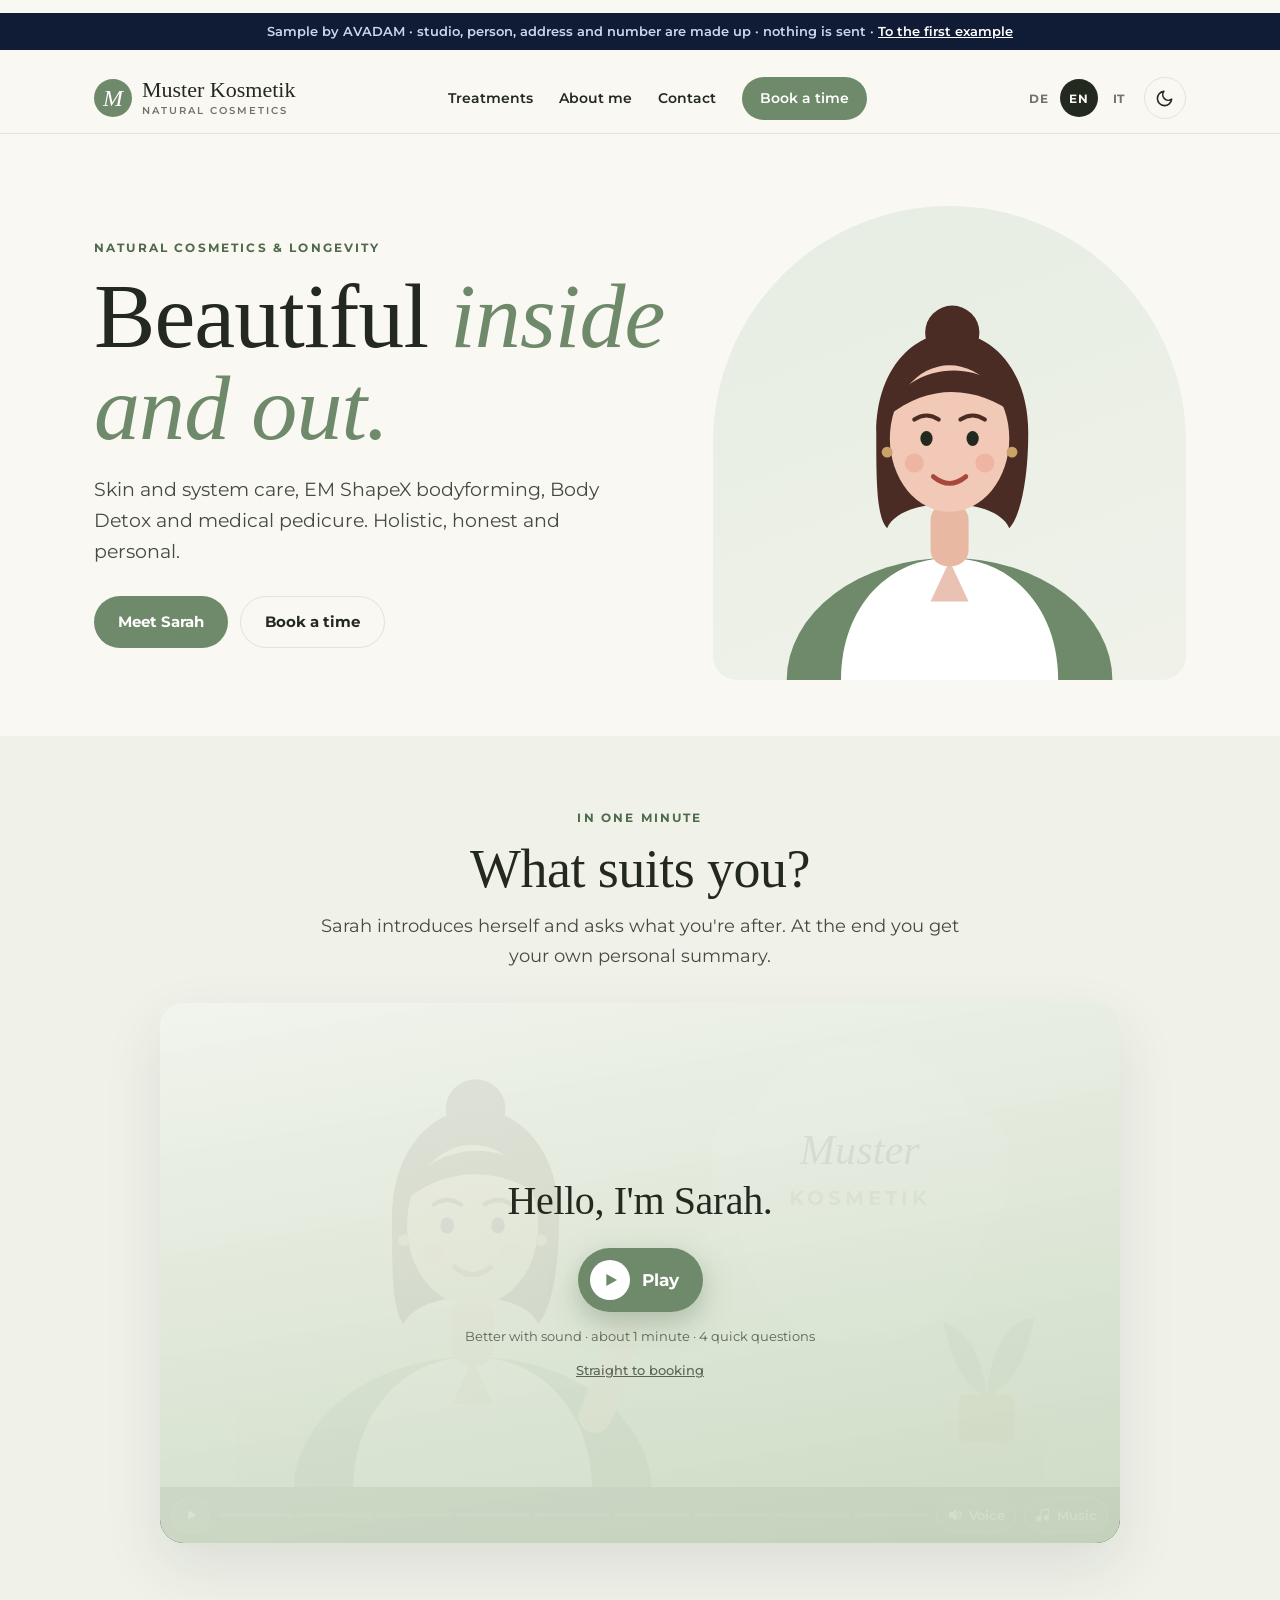
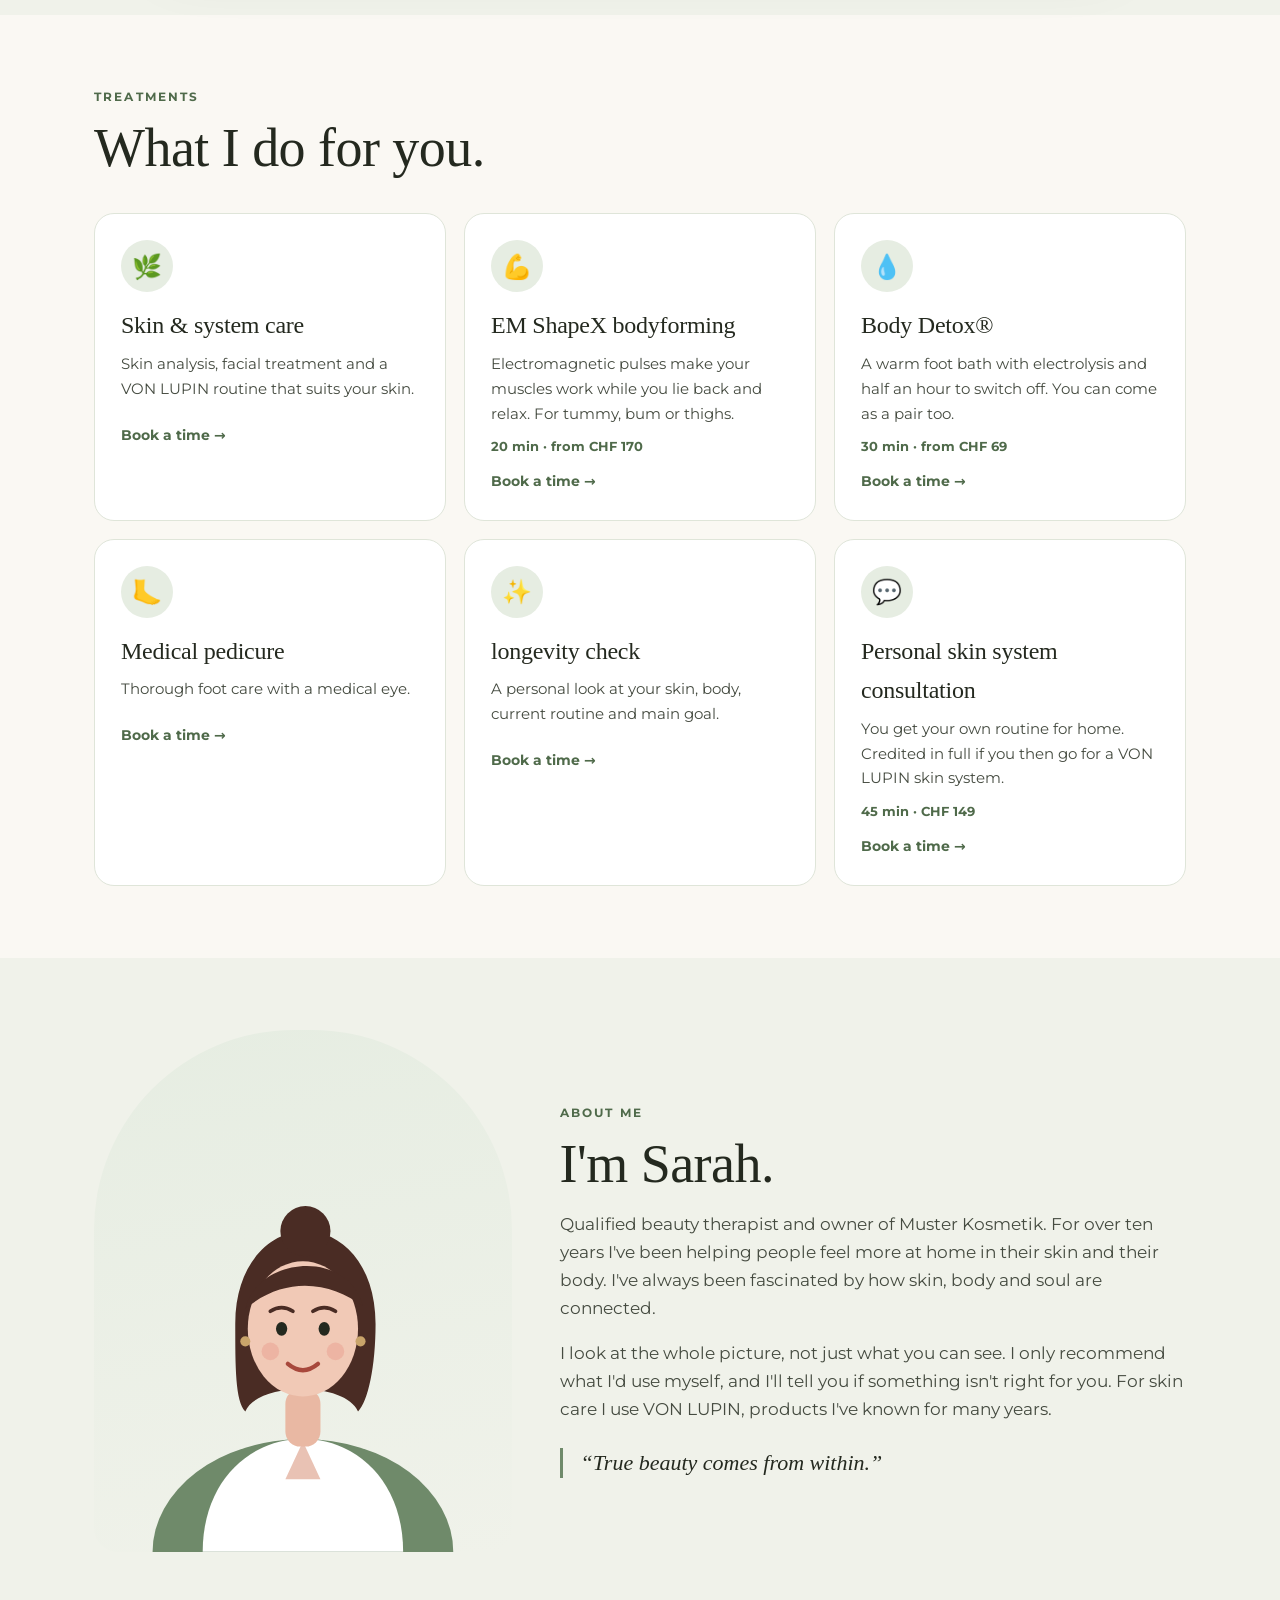
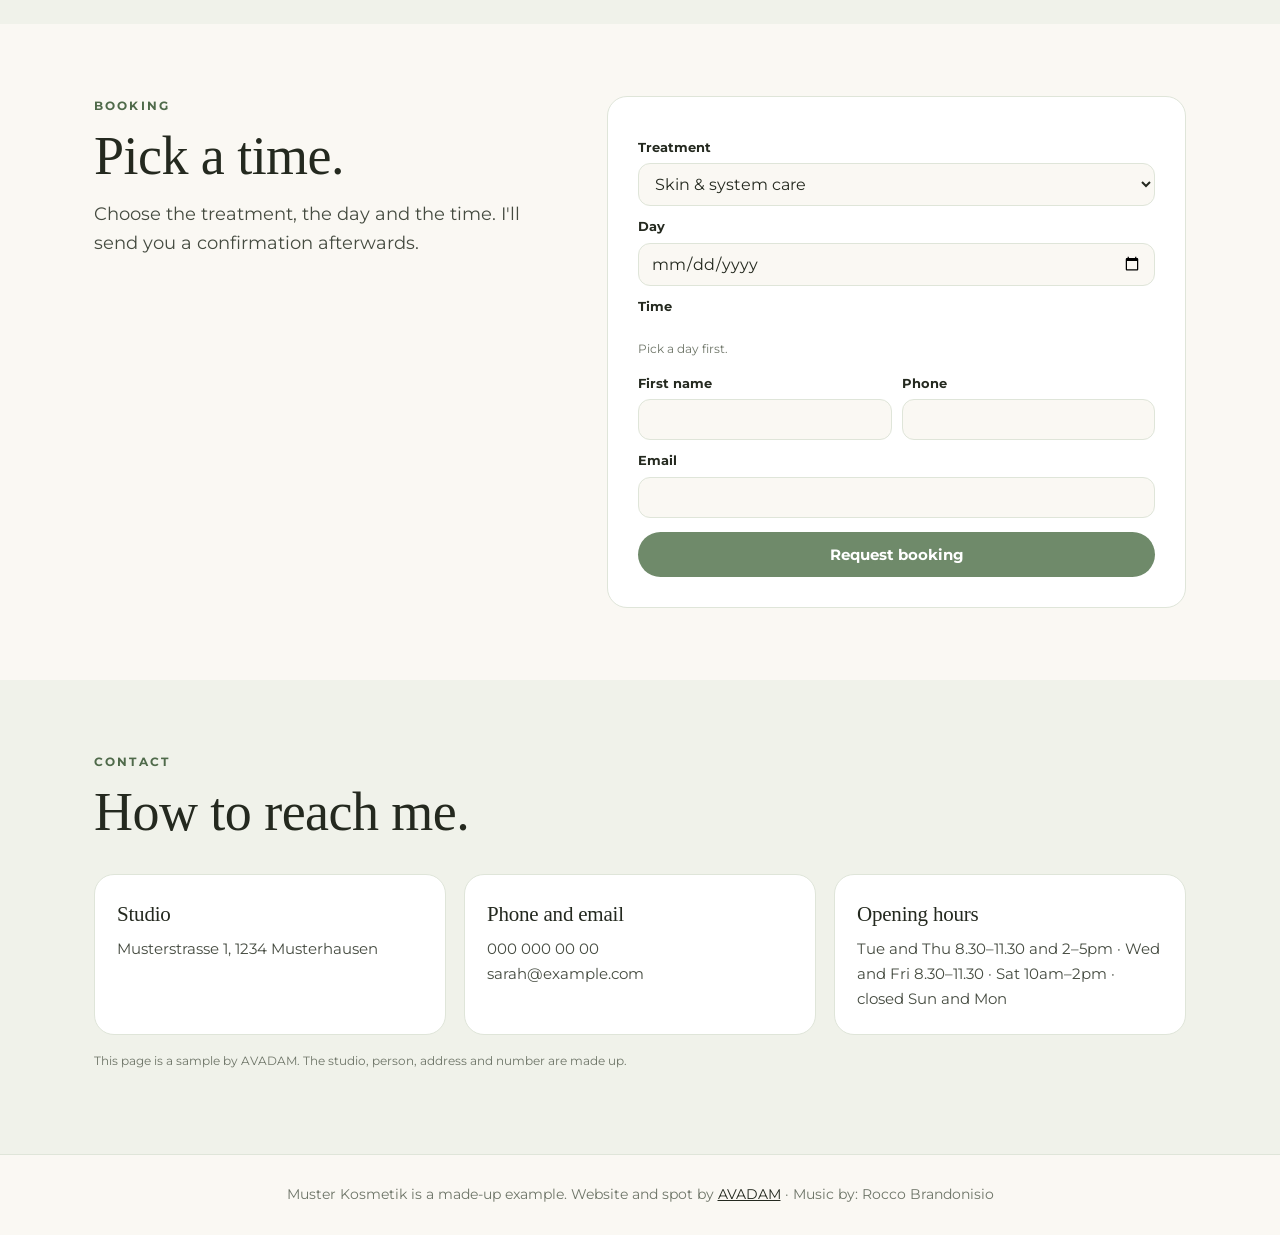
<file: spot/kosmetik/index.html>
<!doctype html>
<html lang="de">
<head>
<meta charset="utf-8">
<meta name="viewport" content="width=device-width, initial-scale=1">
<title>Muster Kosmetik · Haut, Bodyforming, Body Detox</title>
<meta name="description" content="Muster von AVADAM: Webseite eines Kosmetikstudios mit interaktivem Spot, Auswertung und Terminbuchung.">
<meta name="robots" content="noindex, nofollow">
<meta name="theme-color" content="#FAF8F3" media="(prefers-color-scheme: light)">
<meta name="theme-color" content="#121510" media="(prefers-color-scheme: dark)">
<script>try{var m=localStorage.getItem("muster-theme");if(m)document.documentElement.dataset.theme=m}catch(e){}</script>
<link rel="icon" href="data:image/svg+xml,%3Csvg xmlns='http://www.w3.org/2000/svg' viewBox='0 0 64 64'%3E%3Ccircle cx='32' cy='32' r='30' fill='%236F8A6A'/%3E%3Ctext x='32' y='43' text-anchor='middle' font-family='Georgia' font-style='italic' font-size='36' fill='white'%3EM%3C/text%3E%3C/svg%3E">
<link rel="preload" href="../../assets/fonts/montserrat-latin-500-normal.woff2" as="font" type="font/woff2" crossorigin>
<style>
@font-face{font-family:"Montserrat";font-weight:400;font-display:swap;src:url(../../assets/fonts/montserrat-latin-400-normal.woff2) format("woff2")}
@font-face{font-family:"Montserrat";font-weight:500;font-display:swap;src:url(../../assets/fonts/montserrat-latin-500-normal.woff2) format("woff2")}
@font-face{font-family:"Montserrat";font-weight:600;font-display:swap;src:url(../../assets/fonts/montserrat-latin-600-normal.woff2) format("woff2")}
@font-face{font-family:"Montserrat";font-weight:700;font-display:swap;src:url(../../assets/fonts/montserrat-latin-700-normal.woff2) format("woff2")}
:root{
 --rose:#6F8A6A;--rose-ink:#4F6A4A;--rose-soft:#E6EDE2;--gold:#C9A46A;
 --ink:#24291F;--text:#454B40;--muted:#6E7568;
 --bg:#FAF8F3;--surface:#FFFFFF;--soft:#F0F2EA;--line:#DFE5D9;
 --topbg:rgba(250,248,243,.9);--shadow:rgba(40,50,35,.10);
 --serif:Georgia,"Times New Roman",serif;--sans:"Montserrat",system-ui,-apple-system,"Segoe UI",sans-serif;
 --wrap:1140px;--r:20px;
}
@media (prefers-color-scheme:dark){:root:not([data-theme="light"]){--rose:#9DB896;--rose-ink:#B7CEB0;--rose-soft:#28331F;--ink:#EEF2EA;--text:#CBD3C6;--muted:#9AA394;--bg:#121510;--surface:#1B2018;--soft:#171B14;--line:#2F3829;--topbg:rgba(18,21,16,.88);--shadow:rgba(0,0,0,.45);color-scheme:dark}}
:root[data-theme="dark"]{--rose:#9DB896;--rose-ink:#B7CEB0;--rose-soft:#28331F;--ink:#EEF2EA;--text:#CBD3C6;--muted:#9AA394;--bg:#121510;--surface:#1B2018;--soft:#171B14;--line:#2F3829;--topbg:rgba(18,21,16,.88);--shadow:rgba(0,0,0,.45);color-scheme:dark}
*{box-sizing:border-box}
html{scroll-behavior:smooth;-webkit-text-size-adjust:100%}
@media (prefers-reduced-motion:reduce){html{scroll-behavior:auto}}
body{margin:0;background:var(--bg);color:var(--text);font-family:var(--sans);font-size:17px;line-height:1.65}
img,svg{max-width:100%}
a{color:var(--rose-ink)}
:focus-visible{outline:3px solid var(--rose);outline-offset:3px;border-radius:6px}
.wrap{max-width:var(--wrap);margin:0 auto;padding:0 24px}
h1,h2,h3{font-family:var(--serif);color:var(--ink);font-weight:400;letter-spacing:-.01em}
.eyebrow{font-size:12px;font-weight:700;letter-spacing:.18em;text-transform:uppercase;color:var(--rose-ink);margin:0 0 12px}
section{scroll-margin-top:80px}

.draft{background:#101B35;color:#C9D6EE;font-size:13px;font-weight:600;text-align:center;padding:8px 16px}
.draft a{color:#fff}

.top{position:sticky;top:0;z-index:30;background:var(--topbg);backdrop-filter:saturate(1.3) blur(10px);-webkit-backdrop-filter:saturate(1.3) blur(10px);border-bottom:1px solid var(--line)}
.top .wrap{display:flex;align-items:center;justify-content:space-between;gap:16px;min-height:70px}
.logo{display:flex;align-items:center;gap:10px;text-decoration:none;color:var(--ink)}
.logo i{display:inline-flex;width:38px;height:38px;border-radius:50%;background:var(--rose);color:#fff;font:italic 400 24px var(--serif);align-items:center;justify-content:center}
.logo b{font:400 22px var(--serif)}
.logo small{display:block;font-size:10px;letter-spacing:.2em;text-transform:uppercase;color:var(--muted);font-weight:600;margin-top:-2px}
.nav{display:flex;align-items:center;gap:26px}
.nav a{color:var(--ink);text-decoration:none;font-weight:600;font-size:14px}
.nav a:hover{color:var(--rose-ink)}
.right{display:flex;align-items:center;gap:6px}
.langs{display:flex;gap:2px}
.langs button{min-width:38px;min-height:38px;border:none;border-radius:999px;background:transparent;font:700 12px var(--sans);letter-spacing:.06em;color:var(--muted);cursor:pointer}
.langs button[aria-pressed="true"]{background:var(--ink);color:var(--bg)}
.ibtn{display:inline-flex;align-items:center;justify-content:center;width:42px;height:42px;border-radius:50%;border:1px solid var(--line);background:transparent;color:var(--ink);cursor:pointer}
.ibtn svg{width:19px;height:19px}
.moon{display:block}.sun{display:none}
@media (prefers-color-scheme:dark){:root:not([data-theme="light"]) .moon{display:none}:root:not([data-theme="light"]) .sun{display:block}}
:root[data-theme="dark"] .moon{display:none}:root[data-theme="dark"] .sun{display:block}
.burger{display:none}
.mpanel{border-top:1px solid var(--line);padding:8px 24px 18px}
.mpanel[hidden]{display:none}
.mpanel a{display:block;padding:12px 0;color:var(--ink);font-weight:600;text-decoration:none;border-bottom:1px solid var(--line)}
.cta{display:inline-flex;align-items:center;gap:8px;padding:13px 24px;border-radius:999px;background:var(--rose);color:#fff;text-decoration:none;font-weight:700;font-size:15px;border:none;cursor:pointer;font-family:var(--sans)}
.cta:hover{background:var(--rose-ink);color:#fff}
.cta.ghost{background:transparent;color:var(--ink);border:1.5px solid var(--line)}
.cta.ghost:hover{background:var(--soft);color:var(--ink)}
.nav .cta{padding:10px 18px;color:#fff}

.hero{padding-top:72px;padding-bottom:56px;display:grid;grid-template-columns:1.1fr .9fr;gap:40px;align-items:center}
.hero h1{font-size:clamp(46px,7.5vw,92px);line-height:1;margin:0 0 20px}
.hero h1 em{color:var(--rose);font-style:italic}
.hero p.lead{font-size:19px;max-width:520px;margin:0 0 28px}
.hero .btns{display:flex;flex-wrap:wrap;gap:12px}
.heroart{aspect-ratio:1;border-radius:50% 50% 24px 24px;background:linear-gradient(160deg,var(--rose-soft),var(--soft));display:flex;align-items:flex-end;justify-content:center;overflow:hidden}
.heroart svg{width:86%;height:auto}

.block{padding:72px 0}
.block.alt{background:var(--soft)}
.block h2{font-size:clamp(34px,5vw,54px);line-height:1.08;margin:0 0 14px}
.block p.lead{max-width:640px;font-size:18px;margin:0}
.center{text-align:center}.center p.lead{margin:0 auto}

/* Spot */
.stagewrap{max-width:960px;margin:32px auto 0}
.stage{position:relative;aspect-ratio:16/9;border-radius:24px;overflow:hidden;background:linear-gradient(170deg,#F1F4EC 0%,#E1E9DA 60%,#CCDAC4 100%);box-shadow:0 24px 60px var(--shadow);isolation:isolate;color:#24291F}
.stage>svg.world{position:absolute;inset:0 0 56px;width:100%;height:calc(100% - 56px)}
.g{opacity:0;transition:opacity .5s}
.g.on{opacity:1}
.sub{position:absolute;left:0;right:0;bottom:60px;padding:0 5%;text-align:center;font-weight:600;font-size:clamp(14px,2.1vw,20px);line-height:1.4;z-index:3;display:flex;justify-content:center}
.sub span{background:rgba(36,41,31,.8);color:#fff;padding:6px 14px;border-radius:12px;-webkit-box-decoration-break:clone;box-decoration-break:clone}
.sub:empty{display:none}
.bar{position:absolute;left:0;right:0;bottom:0;height:56px;display:flex;align-items:center;gap:8px;padding:0 12px;background:rgba(36,41,31,.92);z-index:4}
.bar button{display:inline-flex;align-items:center;gap:6px;height:36px;min-width:36px;padding:0 10px;border-radius:999px;border:1px solid rgba(255,255,255,.25);background:rgba(255,255,255,.08);color:#fff;font:600 13px var(--sans);cursor:pointer}
.bar button[hidden]{display:none}
.bar svg{width:16px;height:16px}
.prog{flex:1;display:flex;gap:4px}
.prog i{flex:1;height:4px;border-radius:4px;background:rgba(255,255,255,.22);overflow:hidden}
.prog i b{display:block;height:100%;width:0;background:#B7CEB0}
.tog[aria-pressed="false"] .on,.tog[aria-pressed="true"] .off{display:none}
.start{position:absolute;inset:0;z-index:6;display:flex;flex-direction:column;align-items:center;justify-content:center;gap:14px;text-align:center;padding:20px;background:linear-gradient(170deg,rgba(241,244,236,.92),rgba(204,218,196,.95))}
.start[hidden]{display:none}
.start h3{margin:0;font-size:clamp(24px,4vw,40px);color:#24291F}
.start small{color:#5A6455;font-size:13px}
.playbig{display:inline-flex;align-items:center;gap:12px;padding:12px 24px 12px 12px;border-radius:999px;border:none;background:#6F8A6A;color:#fff;font:700 17px var(--sans);cursor:pointer;box-shadow:0 10px 30px rgba(111,138,106,.45)}
.playbig .c{display:inline-flex;width:40px;height:40px;border-radius:50%;background:#fff;align-items:center;justify-content:center}
.playbig .c svg{width:16px;height:16px;margin-left:3px}
.linkbtn{background:none;border:none;color:#5A6455;font:500 13px var(--sans);text-decoration:underline;cursor:pointer}
.ask{position:absolute;inset:0 0 56px;z-index:5;display:flex;align-items:center;justify-content:flex-end;padding:14px 4%;opacity:0;pointer-events:none;transition:opacity .4s}
.ask.on{opacity:1;pointer-events:auto}
.askbox{width:min(62%,520px);background:rgba(255,255,255,.94);border-radius:18px;padding:18px;box-shadow:0 14px 40px rgba(40,50,35,.2)}
.askbox .qn{font-size:11px;font-weight:700;letter-spacing:.16em;text-transform:uppercase;color:#4F6A4A;margin:0 0 4px}
.askbox h3{font-size:clamp(19px,2.8vw,27px);line-height:1.15;margin:0 0 12px;color:#24291F}
.opts{display:grid;grid-template-columns:1fr 1fr;gap:8px}
.opts.one{grid-template-columns:1fr}
.opts button{display:flex;align-items:center;gap:8px;text-align:left;padding:10px 12px;border-radius:12px;border:1.5px solid #DFE5D9;background:#fff;color:#24291F;font:600 14px/1.25 var(--sans);cursor:pointer;opacity:0;transform:translateY(8px)}
.ask.on .opts button,.choose.on .opts button{animation:rise .4s ease forwards}
.opts button:nth-child(2){animation-delay:.06s!important}.opts button:nth-child(3){animation-delay:.12s!important}.opts button:nth-child(4){animation-delay:.18s!important}.opts button:nth-child(5){animation-delay:.24s!important}.opts button:nth-child(6){animation-delay:.3s!important}
.opts button:hover,.opts button:focus-visible{border-color:#6F8A6A;background:#F1F5EE}
.opts button.picked{background:#6F8A6A;border-color:#6F8A6A;color:#fff}
.opts .ic{flex:none;font-size:18px;line-height:1}
.choose{position:absolute;inset:0 0 56px;z-index:5;display:flex;align-items:center;justify-content:flex-end;padding:14px 4%;opacity:0;pointer-events:none;transition:opacity .4s}
.choose.on{opacity:1;pointer-events:auto}
.choose .askbox .opts{grid-template-columns:1fr}

/* Szenen-Animation */
.g .pop,.g .rise{opacity:0}
.g.on .pop{animation:pop .5s cubic-bezier(.3,1.5,.6,1) forwards}
.g.on .rise{animation:rise .55s ease forwards}
.pop{transform-box:fill-box;transform-origin:center}
.wave{transform-box:fill-box;transform-origin:10% 90%}
.stage.hi .wave{animation:wave .5s ease-in-out 4 alternate}
.mouth-o{opacity:0}
.stage.talk .mouth-o{animation:talk .22s steps(1) infinite}
.stage.talk .mouth-c{animation:talk2 .22s steps(1) infinite}
.blink{transform-box:fill-box;transform-origin:center;animation:blink 4.5s infinite}
.float{animation:float 3s ease-in-out infinite;transform-box:fill-box}
@keyframes pop{from{opacity:0;transform:scale(.3)}to{opacity:1;transform:scale(1)}}
@keyframes rise{from{opacity:0;transform:translateY(12px)}to{opacity:1;transform:none}}
@keyframes wave{from{transform:rotate(-8deg)}to{transform:rotate(14deg)}}
@keyframes talk{0%{opacity:1}50%{opacity:0}}
@keyframes talk2{0%{opacity:0}50%{opacity:1}}
@keyframes blink{0%,46%,50%,100%{transform:scaleY(1)}48%{transform:scaleY(.1)}}
@keyframes float{50%{transform:translateY(-5px)}}
@media (prefers-reduced-motion:reduce){.g *,.stage *,.opts button{animation-duration:.01ms!important;animation-iteration-count:1!important}}

/* Angebot */
.cards{display:grid;grid-template-columns:repeat(3,1fr);gap:18px;margin-top:36px}
.card{background:var(--surface);border:1px solid var(--line);border-radius:var(--r);padding:26px}
.card .ic{width:52px;height:52px;border-radius:50%;background:var(--rose-soft);display:flex;align-items:center;justify-content:center;font-size:24px;margin-bottom:14px}
.card h3{font-size:24px;margin:0 0 6px}
.card p{margin:0;font-size:15px}
.card .meta{display:block;margin-top:10px;font-size:13px;font-weight:700;color:var(--rose-ink)}
.card button{margin-top:14px;background:none;border:none;padding:0;color:var(--rose-ink);font:700 14px var(--sans);cursor:pointer}

/* Über mich */
.about{display:grid;grid-template-columns:.8fr 1.2fr;gap:48px;align-items:center}
.about .portrait{aspect-ratio:4/5;border-radius:200px 200px 24px 24px;background:linear-gradient(170deg,var(--rose-soft),var(--soft));display:flex;align-items:flex-end;justify-content:center;overflow:hidden}
.about .portrait svg{width:90%}
.about blockquote{margin:24px 0 0;font:italic 22px/1.4 var(--serif);color:var(--ink);border-left:3px solid var(--rose);padding-left:18px}

/* Auswertung & Aktionen */
.result[hidden]{display:none}
.rgrid{display:grid;grid-template-columns:1fr 1fr;gap:24px;margin-top:32px;align-items:start}
.sheet{background:var(--surface);border:1px solid var(--line);border-radius:var(--r);padding:30px;box-shadow:0 12px 34px var(--shadow)}
.sheet .head{display:flex;justify-content:space-between;align-items:flex-start;gap:12px;border-bottom:1px solid var(--line);padding-bottom:14px;margin-bottom:16px}
.sheet h3{font-size:28px;margin:0}
.sheet .date{font-size:13px;color:var(--muted)}
.sheet dl{display:grid;grid-template-columns:auto 1fr;gap:6px 14px;margin:0 0 16px;font-size:15px}
.sheet dt{color:var(--muted)}.sheet dd{margin:0;color:var(--ink);font-weight:600}
.sheet .reco{background:var(--rose-soft);border-radius:14px;padding:16px 18px;margin-bottom:14px}
.sheet .reco strong{display:block;font:400 22px var(--serif);color:var(--ink);margin-bottom:6px}
.sheet .reco p{margin:0 0 6px;font-size:15px}
.sheet .bring{font-size:14px;color:var(--muted);margin:0}
.sheet .addr{margin-top:12px;font-size:14px;color:var(--ink)}
.save{display:flex;flex-wrap:wrap;gap:8px;margin-top:16px}
.save button{display:inline-flex;align-items:center;gap:7px;padding:10px 14px;border-radius:999px;border:1px solid var(--line);background:var(--surface);color:var(--ink);font:600 14px var(--sans);cursor:pointer}
.save button:hover{background:var(--soft)}
.save svg{width:16px;height:16px}
.acts{display:grid;gap:14px}
.act{background:var(--surface);border:1.5px solid var(--line);border-radius:var(--r);padding:20px 22px}
.act.hl{border-color:var(--rose)}
.act h3{font-size:23px;margin:0 0 4px}
.act p{margin:0 0 12px;font-size:15px}
.act form[hidden],.act .done[hidden]{display:none}
.slots{display:flex;flex-wrap:wrap;gap:6px;margin:6px 0 4px}
.slots button{padding:8px 12px;border-radius:999px;border:1.5px solid var(--line);background:var(--bg);color:var(--ink);font:600 13px var(--sans);cursor:pointer}
.slots button[aria-pressed="true"]{background:var(--rose);border-color:var(--rose);color:#fff}
label{display:block;font-size:13px;font-weight:700;color:var(--ink);margin:10px 0 5px}
input,select,textarea{width:100%;font:16px var(--sans);color:var(--ink);background:var(--bg);border:1.5px solid var(--line);border-radius:12px;padding:10px 12px}
input:focus,select:focus,textarea:focus{outline:none;border-color:var(--rose)}
.row2{display:grid;grid-template-columns:1fr 1fr;gap:10px}
.done{margin-top:12px;border:1.5px dashed var(--rose);background:var(--rose-soft);border-radius:14px;padding:14px;font-size:14px}
.done strong{color:var(--ink)}
.done pre{white-space:pre-wrap;font:13px/1.5 var(--sans);margin:8px 0 0;color:var(--ink)}
.err{color:#C0392B;font-size:13px;margin:6px 0 0}

/* Termin */
.book{display:grid;grid-template-columns:.9fr 1.1fr;gap:40px;align-items:start}
.book .sheet{box-shadow:none}

/* Kontakt */
.contact{display:grid;grid-template-columns:repeat(3,1fr);gap:18px;margin-top:32px}
.contact div{background:var(--surface);border:1px solid var(--line);border-radius:var(--r);padding:22px}
.contact h3{font-size:21px;margin:0 0 6px}
.contact p{margin:0;font-size:15px}
.note{font-size:12px;color:var(--muted);margin-top:16px}
footer{border-top:1px solid var(--line);padding:28px 0;font-size:14px;color:var(--muted);text-align:center}
footer a{color:var(--ink)}

/* Back to Top: Nagellack und Lippenstift */
.totop{position:fixed;right:calc(18px + env(safe-area-inset-right,0px));bottom:calc(18px + env(safe-area-inset-bottom,0px));z-index:50;width:60px;height:60px;padding:0;border:none;background:transparent;cursor:pointer;opacity:0;pointer-events:none;transform:translateY(16px);transition:opacity .3s,transform .3s;filter:drop-shadow(0 6px 10px rgba(0,0,0,.25))}
.totop.show:not(.away){opacity:1;pointer-events:auto;transform:none}
.totop svg{width:100%;height:100%;display:none;overflow:visible}
.totop[data-motif="lack"] .m-lack,.totop[data-motif="pip"] .m-pip{display:block}
.totop .drop{opacity:0;transform-box:fill-box}
.totop .cap,.totop .bullet{transform-box:fill-box}
.totop .spark{opacity:0}
.totop.go{animation:liftoff 1s cubic-bezier(.55,0,.8,.2) .7s forwards}
.totop.go .m-lack .cap{animation:capoff .6s ease forwards}
.totop.go .m-lack .spark{animation:sparkle .5s ease .25s 2}
.totop.go .m-pip .bullet{animation:twist .6s ease forwards}
.totop.go .m-pip .drop{animation:drip .6s ease .3s forwards}
@keyframes drip{0%{opacity:1;transform:translateY(-10px)}100%{opacity:0;transform:translateY(14px)}}
@keyframes capoff{to{transform:translateY(-14px) rotate(-18deg)}}
@keyframes sparkle{0%,100%{opacity:0}50%{opacity:1}}
@keyframes twist{to{transform:translateY(-12px)}}
@keyframes liftoff{to{transform:translateY(-120vh);opacity:0}}
@media (prefers-reduced-motion:reduce){.totop.go,.totop.go *{animation:none!important}}

@media print{
 body *{visibility:hidden}
 #sheet,#sheet *{visibility:visible}
 #sheet{position:absolute;left:0;top:0;width:100%;border:none;box-shadow:none;background:#fff;color:#000}
 #sheet .save{display:none}
 #sheet .reco{background:#EEF2EA}
}
@media (max-width:900px){
 .nav{display:none}.burger{display:inline-flex}
 .hero,.about,.book,.rgrid{grid-template-columns:1fr}
 .heroart{max-width:420px;margin:0 auto}
 .about .portrait{max-width:340px}
 .cards,.contact{grid-template-columns:1fr 1fr}
}
@media (max-width:640px){
 .wrap{padding:0 16px}
 .hero{padding-top:36px;padding-bottom:40px}
 .block{padding:52px 0}
 .stagewrap{margin-top:24px}
 .stage{aspect-ratio:3/4;border-radius:20px}
 .ask,.choose{align-items:flex-end;justify-content:center;padding:10px}
 .askbox{width:100%;padding:14px}
 .opts{grid-template-columns:1fr}
 .opts button{font-size:13px;padding:8px 10px}
 .cards,.contact,.row2{grid-template-columns:1fr}
 .bar .lbl{display:none}
 .sheet{padding:20px}
}
@media (max-width:400px){.top .wrap{gap:8px}.logo{gap:7px}.logo i{width:32px;height:32px;font-size:18px}.logo small{display:none}.logo b{font-size:17px}.right{gap:2px}.langs button{min-width:30px;min-height:36px}.ibtn{width:36px;height:36px}}
</style>
</head>
<body>
<p class="draft"><span data-i="draft">Muster von AVADAM · Studio, Person, Adresse und Nummer sind erfunden · es wird nichts verschickt</span> · <a href="../" data-i="draft_link">Zum ersten Beispiel</a></p>
<header class="top">
<div class="wrap">
<a class="logo" href="#"><i>M</i><span><b>Muster Kosmetik</b><small data-i="logo_sub">Naturkosmetik</small></span></a>
<nav class="nav" aria-label="Menü"><a href="#angebot" data-i="n1">Angebot</a><a href="#sarah" data-i="n2">Über mich</a><a href="#kontakt" data-i="n3">Kontakt</a><a class="cta" href="#termin" data-i="n4">Termin buchen</a></nav>
<div class="right">
<div class="langs" role="group" aria-label="Sprache"><button type="button" data-l="de" aria-pressed="true">DE</button><button type="button" data-l="en" aria-pressed="false">EN</button><button type="button" data-l="it" aria-pressed="false">IT</button></div>
<button type="button" class="ibtn" id="theme" aria-label="Hell oder dunkel"><svg class="moon" viewBox="0 0 24 24" fill="none" stroke="currentColor" stroke-width="2" stroke-linecap="round" stroke-linejoin="round" aria-hidden="true"><path d="M21 12.8A9 9 0 1 1 11.2 3a7 7 0 0 0 9.8 9.8z"/></svg><svg class="sun" viewBox="0 0 24 24" fill="none" stroke="currentColor" stroke-width="2" stroke-linecap="round" aria-hidden="true"><circle cx="12" cy="12" r="4.5"/><path d="M12 2v2M12 20v2M4.9 4.9l1.4 1.4M17.7 17.7l1.4 1.4M2 12h2M20 12h2M4.9 19.1l1.4-1.4M17.7 6.3l1.4-1.4"/></svg></button>
<button type="button" class="ibtn burger" id="burger" aria-expanded="false" aria-controls="mmenu" aria-label="Menü"><svg viewBox="0 0 24 24" fill="none" stroke="currentColor" stroke-width="2" stroke-linecap="round" aria-hidden="true"><path d="M4 7h16M4 12h16M4 17h16"/></svg></button>
</div>
</div>
<div class="mpanel" id="mmenu" hidden><a href="#angebot" data-i="n1">Angebot</a><a href="#sarah" data-i="n2">Über mich</a><a href="#termin" data-i="n4">Termin buchen</a><a href="#kontakt" data-i="n3">Kontakt</a></div>
</header>

<main>
<section class="wrap hero">
<div>
<p class="eyebrow" data-i="h_eye">Naturkosmetik &amp; Longevity</p>
<h1 data-i="h1" data-html>Schön von <em>innen und aussen.</em></h1>
<p class="lead" data-i="h_lead">Haut &amp; Systempflege, EM ShapeX Bodyforming, Body Detox und medizinische Pedikür. Ganzheitlich, ehrlich und persönlich.</p>
<div class="btns"><a class="cta" href="#spot" data-i="h_b1">Sarah kennenlernen</a><a class="cta ghost" href="#termin" data-i="n4">Termin buchen</a></div>
</div>
<div class="heroart" aria-hidden="true"><svg viewBox="0 0 300 300"><use href="#figur"/></svg></div>
</section>

<section class="block alt" id="spot">
<div class="wrap center">
<p class="eyebrow" data-i="s_eye">In einer Minute</p>
<h2 data-i="s_h">Was passt zu dir?</h2>
<p class="lead" data-i="s_lead">Sarah stellt sich kurz vor und fragt dich, was du dir wünschst. Am Schluss bekommst du deine persönliche Auswertung.</p>
</div>
<div class="wrap">
<div class="stagewrap">
<div class="stage" id="stage">
<svg class="world" viewBox="0 0 400 240" preserveAspectRatio="xMidYMid meet" aria-hidden="true">
<!-- Studio-Hintergrund -->
<rect x="250" y="20" width="120" height="150" rx="60" fill="#FFFFFF" opacity=".5"/>
<rect x="0" y="200" width="400" height="40" fill="#CCDAC4" opacity=".6"/>
<g class="float"><path d="M372 196c-2-26-14-36-22-38 4 12 4 26 22 38zM372 196c2-30 14-40 24-40-4 14-6 30-24 40z" fill="#8FAE8B"/></g>
<rect x="358" y="194" width="28" height="24" rx="4" fill="#C9A46A"/>
<!-- Sarah -->
<g id="person" transform="translate(6 20) scale(.74)">
 <g id="figur">
 <ellipse cx="150" cy="300" rx="120" ry="90" fill="#6F8A6A"/>
 <path d="M70 300c0-55 36-90 80-90s80 35 80 90z" fill="#FFFFFF"/>
 <path d="M150 212l-14 30h28z" fill="#E9C2B4"/>
 <rect x="136" y="170" width="28" height="46" rx="12" fill="#E9B8A3"/>
 <path d="M96 118c0-48 28-74 56-74s56 26 56 74c0 34-6 62-14 70-10-24-80-24-90 0-8-8-8-36-8-70z" fill="#4A2C24"/>
 <ellipse cx="150" cy="122" rx="44" ry="54" fill="#F1C9B6"/>
 <path d="M104 106c10-42 82-48 94-2-24-18-60-26-94 2z" fill="#4A2C24"/>
 <circle cx="152" cy="44" r="20" fill="#4A2C24"/>
 <g class="blink"><ellipse cx="133" cy="122" rx="4.5" ry="5.5" fill="#24291F"/><ellipse cx="167" cy="122" rx="4.5" ry="5.5" fill="#24291F"/></g>
 <path d="M124 108q9-6 18 0M158 108q9-6 18 0" stroke="#4A2C24" stroke-width="3" fill="none" stroke-linecap="round"/>
 <circle cx="124" cy="140" r="7" fill="#E89C8C" opacity=".45"/><circle cx="176" cy="140" r="7" fill="#E89C8C" opacity=".45"/>
 <path class="mouth-c" d="M138 150q12 10 24 0" stroke="#A8483C" stroke-width="3.5" fill="none" stroke-linecap="round"/>
 <ellipse class="mouth-o" cx="150" cy="152" rx="9" ry="7" fill="#A8483C"/>
 <circle cx="104" cy="132" r="4" fill="#C9A46A"/><circle cx="196" cy="132" r="4" fill="#C9A46A"/>
</g>
 <g class="wave"><path d="M232 250c14-30 20-62 22-84" stroke="#F1C9B6" stroke-width="22" stroke-linecap="round" fill="none"/><circle cx="256" cy="158" r="15" fill="#F1C9B6"/></g>
</g>

<!-- Szene: Hallo -->
<g class="g" data-s="hi">
 <g class="pop" style="animation-delay:.4s"><rect x="236" y="54" width="146" height="58" rx="18" fill="#FFFFFF"/><path d="M244 104l-16 16 26-8z" fill="#FFFFFF"/><text x="309" y="80" text-anchor="middle" font-family="Georgia,serif" font-size="21" font-style="italic" fill="#24291F">Muster</text><text x="309" y="100" text-anchor="middle" font-family="Montserrat,sans-serif" font-size="10" font-weight="700" letter-spacing="2" fill="#6F8A6A">KOSMETIK</text></g>
</g>
<!-- Szene: Angebot -->
<g class="g" data-s="offer" font-size="26" text-anchor="middle">
 <g class="pop" style="animation-delay:.2s"><circle cx="248" cy="52" r="26" fill="#FFFFFF"/><text x="248" y="61">🌿</text></g>
 <g class="pop" style="animation-delay:.6s"><circle cx="312" cy="44" r="26" fill="#FFFFFF"/><text x="312" y="53">💪</text></g>
 <g class="pop" style="animation-delay:1s"><circle cx="370" cy="70" r="26" fill="#FFFFFF"/><text x="370" y="79">💧</text></g>
 <g class="pop" style="animation-delay:1.4s"><circle cx="262" cy="118" r="26" fill="#FFFFFF"/><text x="262" y="127">🦶</text></g>
 <g class="pop" style="animation-delay:1.8s"><circle cx="326" cy="112" r="26" fill="#FFFFFF"/><text x="326" y="121">✨</text></g>
 <g class="pop" style="animation-delay:2.2s"><circle cx="370" cy="150" r="22" fill="#6F8A6A"/><text x="370" y="158" font-size="20">💬</text></g>
</g>
<!-- Szene: Fragen -->
<g class="g" data-s="ask">
 <g class="pop" style="animation-delay:.3s"><rect x="262" y="40" width="100" height="126" rx="10" fill="#FFFFFF"/><rect x="292" y="32" width="40" height="16" rx="6" fill="#C9A46A"/>
 <g stroke="#DFE5D9" stroke-width="5" stroke-linecap="round"><path d="M290 74h56M290 98h56M290 122h56M290 146h40"/></g>
 <g fill="none" stroke="#6F8A6A" stroke-width="3"><circle cx="276" cy="74" r="5"/><circle cx="276" cy="98" r="5"/><circle cx="276" cy="122" r="5"/><circle cx="276" cy="146" r="5"/></g></g>
 <text class="pop" style="animation-delay:.8s" x="372" y="56" font-family="Georgia,serif" font-size="34" fill="#6F8A6A">?</text>
</g>
<!-- Szene: Zweig (Symbol wird gesetzt) -->
<g class="g" data-s="branch">
 <circle class="pop" cx="318" cy="96" r="58" fill="#FFFFFF"/>
 <text class="pop" id="bicon" style="animation-delay:.25s" x="318" y="116" text-anchor="middle" font-size="56">🌿</text>
 <g class="pop" style="animation-delay:.6s" fill="#C9A46A"><path d="M262 40l4 10 10 4-10 4-4 10-4-10-10-4 10-4z"/><path d="M374 150l3 7 7 3-7 3-3 7-3-7-7-3 7-3z"/></g>
</g>
<!-- Szene: Ende -->
<g class="g" data-s="end" font-size="26" text-anchor="middle">
 <g class="pop" style="animation-delay:.2s"><circle cx="262" cy="64" r="28" fill="#FFFFFF"/><text x="262" y="73">📅</text></g>
 <g class="pop" style="animation-delay:.5s"><circle cx="326" cy="64" r="28" fill="#FFFFFF"/><text x="326" y="73">📞</text></g>
 <g class="pop" style="animation-delay:.8s"><circle cx="294" cy="124" r="28" fill="#FFFFFF"/><text x="294" y="133">📍</text></g>
</g>
</svg>

<p class="sub" id="sub" aria-live="polite"></p>

<div class="ask" id="ask" role="dialog" aria-labelledby="askq"><div class="askbox"><p class="qn" id="askn"></p><h3 id="askq"></h3><div class="opts" id="opts"></div></div></div>
<div class="choose" id="choose" role="dialog" aria-labelledby="chq"><div class="askbox"><p class="qn" data-i="ch_n">Wie geht's weiter?</p><h3 id="chq" data-i="ch_h">Was möchtest du?</h3><div class="opts" id="chopts"></div></div></div>

<div class="bar">
<button type="button" id="pp" aria-label="Pause"><svg viewBox="0 0 24 24" fill="currentColor" aria-hidden="true"><path class="i-pause" d="M7 5h4v14H7zM13 5h4v14h-4z"/><path class="i-play" d="M8 5l12 7-12 7z" style="display:none"/></svg></button>
<div class="prog" id="prog" aria-hidden="true"></div>
<button type="button" class="tog" id="voice" aria-pressed="true"><svg class="on" viewBox="0 0 24 24" fill="none" stroke="currentColor" stroke-width="2" stroke-linecap="round" aria-hidden="true"><path d="M4 9v6h4l5 4V5L8 9z" fill="currentColor"/><path d="M16 9a4 4 0 0 1 0 6M18.5 6.5a8 8 0 0 1 0 11"/></svg><svg class="off" viewBox="0 0 24 24" fill="none" stroke="currentColor" stroke-width="2" stroke-linecap="round" aria-hidden="true"><path d="M4 9v6h4l5 4V5L8 9z" fill="currentColor"/><path d="M17 9l5 6M22 9l-5 6"/></svg><span class="lbl" data-i="voice">Stimme</span></button>
<button type="button" class="tog" id="mus" aria-pressed="true" hidden><svg class="on" viewBox="0 0 24 24" fill="none" stroke="currentColor" stroke-width="2" stroke-linecap="round" aria-hidden="true"><path d="M9 18V5l11-2v13"/><circle cx="6" cy="18" r="3" fill="currentColor"/><circle cx="17" cy="16" r="3" fill="currentColor"/></svg><svg class="off" viewBox="0 0 24 24" fill="none" stroke="currentColor" stroke-width="2" stroke-linecap="round" aria-hidden="true"><path d="M9 18V5l11-2v13"/><circle cx="6" cy="18" r="3" fill="currentColor"/><path d="M3 3l18 18"/></svg><span class="lbl" data-i="music">Musik</span></button>
</div>
<audio id="music" src="../../media/spot-musik.mp3" preload="metadata" loop></audio>

<div class="start" id="start">
<h3 data-i="st_h">Hallo, ich bin Sarah.</h3>
<button type="button" class="playbig" id="go"><span class="c"><svg viewBox="0 0 24 24" fill="#6F8A6A" aria-hidden="true"><path d="M5 3l16 9-16 9z"/></svg></span><span data-i="play">Abspielen</span></button>
<small data-i="st_note">Mit Ton ist es schöner · etwa 1 Minute · 4 kurze Fragen</small>
<button type="button" class="linkbtn" id="skip" data-i="skip">Direkt zum Termin</button>
</div>
</div>
</div>
</div>
</section>

<section class="block result" id="result" hidden aria-labelledby="rh">
<div class="wrap">
<div class="center"><p class="eyebrow" data-i="r_eye">Deine Auswertung</p><h2 id="rh" data-i="r_h">Das passt zu dir.</h2></div>
<div class="rgrid">
<article class="sheet" id="sheet">
<div class="head"><div><h3>Muster Kosmetik</h3><span class="date" id="sdate"></span></div><span class="logo" aria-hidden="true"><i>M</i></span></div>
<dl id="sdl"></dl>
<div class="reco"><strong id="rtitle"></strong><div id="rtext"></div></div>
<p class="bring" data-i="bring">Bring diese Auswertung einfach mit, dann weiss ich gleich Bescheid.</p>
<p class="addr"><span class="addr-x">Musterstrasse 1, 1234 Musterhausen</span> · <span data-i="phone_line">000 000 00 00 · sarah@example.com</span></p>
<div class="save">
<button type="button" id="bprint"><svg viewBox="0 0 24 24" fill="none" stroke="currentColor" stroke-width="2" stroke-linecap="round" stroke-linejoin="round" aria-hidden="true"><path d="M6 9V2h12v7M6 18H4a2 2 0 0 1-2-2v-5a2 2 0 0 1 2-2h16a2 2 0 0 1 2 2v5a2 2 0 0 1-2 2h-2"/><rect x="6" y="14" width="12" height="8"/></svg><span data-i="print">Drucken oder PDF</span></button>
<button type="button" id="bimg"><svg viewBox="0 0 24 24" fill="none" stroke="currentColor" stroke-width="2" stroke-linecap="round" stroke-linejoin="round" aria-hidden="true"><rect x="3" y="3" width="18" height="18" rx="3"/><circle cx="9" cy="9" r="2"/><path d="M21 15l-5-5L5 21"/></svg><span data-i="img">Als Bild speichern</span></button>
<button type="button" id="breplay"><svg viewBox="0 0 24 24" fill="none" stroke="currentColor" stroke-width="2" stroke-linecap="round" aria-hidden="true"><path d="M3 12a9 9 0 1 0 3-6.7L3 8"/><path d="M3 3v5h5"/></svg><span data-i="replay">Nochmal</span></button>
</div>
</article>
<div class="acts">
<div class="act" id="a-book"><h3 data-i="a1_h">Gleich online buchen</h3><p data-i="a1_p">Such dir einen Termin aus, deine Antworten sind schon dabei.</p><a class="cta" href="#termin" id="a1go" data-i="a1_b">Zum Terminkalender</a></div>
<div class="act" id="a-call"><h3 data-i="a2_h">Ruf mich an</h3><p data-i="a2_p">Hinterlass mir deine Nummer, ich melde mich bei dir.</p>
<form id="fcall" novalidate>
<div class="row2"><div><label for="c1" data-i="f_name">Vorname</label><input id="c1" name="name" autocomplete="given-name"></div><div><label for="c2" data-i="f_tel">Telefon</label><input id="c2" name="tel" type="tel" autocomplete="tel"></div></div>
<label data-i="c_when">Wann erreiche ich dich am besten?</label>
<div class="slots" id="cwhen"></div>
<button class="cta" type="submit" style="margin-top:10px" data-i="c_send">Bitte ruf mich an</button>
<p class="err" id="cerr" hidden></p>
</form>
<div class="done" id="cdone" hidden></div>
</div>
<div class="act" id="a-visit"><h3 data-i="a3_h">Komm einfach vorbei</h3><p data-i="a3_p">Nimm die Auswertung mit, gedruckt oder auf dem Handy. Dann weiss ich gleich, was dir wichtig ist.</p><p style="margin:0;color:var(--ink);font-weight:600" class="addr-x">Musterstrasse 1, 1234 Musterhausen</p><p style="margin:4px 0 12px;font-size:14px" data-i="hours"></p></div>
</div>
</div>
</div>
</section>

<section class="block" id="angebot">
<div class="wrap">
<p class="eyebrow" data-i="o_eye">Angebot</p>
<h2 data-i="o_h">Was ich für dich mache.</h2>
<div class="cards" id="cards"></div>
</div>
</section>

<section class="block alt" id="sarah">
<div class="wrap about">
<div class="portrait" aria-hidden="true"><svg viewBox="0 0 300 300"><use href="#figur"/></svg></div>
<div>
<p class="eyebrow" data-i="ab_eye">Über mich</p>
<h2 data-i="ab_h">Ich bin Sarah.</h2>
<p data-i="ab_p1">Diplomierte Kosmetikerin und Inhaberin von Muster Kosmetik. Seit über zehn Jahren begleite ich Menschen dabei, sich in ihrer Haut und ihrem Körper wohler zu fühlen.</p>
<p data-i="ab_p2">Ich empfehle nur, was ich selbst benutzen würde, und sage dir auch, wenn etwas nicht passt.</p>
<blockquote data-i="ab_q">«Wahre Schönheit kommt von innen.»</blockquote>
</div>
</div>
</section>

<section class="block" id="termin">
<div class="wrap book">
<div>
<p class="eyebrow" data-i="b_eye">Termin</p>
<h2 data-i="b_h">Such dir einen Termin aus.</h2>
<p class="lead" data-i="b_lead">Wähl die Behandlung, den Tag und die Zeit. Du bekommst danach eine Bestätigung von mir.</p>
</div>
<form class="sheet" id="fbook" novalidate>
<label for="b1" data-i="b_what">Behandlung</label><select id="b1" name="svc"></select>
<label for="b2" data-i="b_day">Tag</label><input id="b2" name="day" type="date">
<label data-i="b_time">Zeit</label><div class="slots" id="btime"></div>
<div class="row2"><div><label for="b3" data-i="f_name">Vorname</label><input id="b3" name="name" autocomplete="given-name"></div><div><label for="b4" data-i="f_tel">Telefon</label><input id="b4" name="tel" type="tel" autocomplete="tel"></div></div>
<label for="b5" data-i="f_mail">E-Mail</label><input id="b5" name="mail" type="email" autocomplete="email">
<p class="note" id="battach" hidden data-i="b_att">Deine Auswertung aus dem Spot wird mitgeschickt.</p>
<button class="cta" type="submit" style="margin-top:14px;width:100%;justify-content:center" data-i="b_send">Termin anfragen</button>
<p class="err" id="berr" hidden></p>
<div class="done" id="bdone" hidden></div>
</form>
</div>
</section>

<section class="block alt" id="kontakt">
<div class="wrap">
<p class="eyebrow" data-i="k_eye">Kontakt</p>
<h2 data-i="k_h">So findest du mich.</h2>
<div class="contact">
<div><h3 data-i="k1">Studio</h3><p class="addr-x">Musterstrasse 1, 1234 Musterhausen</p></div>
<div><h3 data-i="k2">Telefon und E-Mail</h3><p>000 000 00 00<br>sarah@example.com</p></div>
<div><h3 data-i="k3">Öffnungszeiten</h3><p data-i="hours"></p></div>
</div>
<p class="note" data-i="k_note"></p>
</div>
</section>
</main>

<footer><div class="wrap"><span data-i="foot">Muster Kosmetik ist ein erfundenes Beispiel.</span> <span data-i="foot2">Webseite und Spot von</span> <a href="../../">AVADAM</a><span id="credit" hidden> · <span data-i="credit">Musik</span>: Rocco Brandonisio</span></div></footer>

<button type="button" class="totop" id="totop" aria-label="Nach oben">
<svg class="m-lack" viewBox="0 0 64 64" aria-hidden="true"><g class="spark" fill="#FFD27A"><path d="M14 10l2 5 5 2-5 2-2 5-2-5-5-2 5-2z"/><path d="M52 14l1.5 3.5 3.5 1.5-3.5 1.5-1.5 3.5-1.5-3.5-3.5-1.5 3.5-1.5z"/></g><rect x="17" y="30" width="30" height="30" rx="8" fill="#6F8A6A" stroke="#fff" stroke-width="1.5"/><rect x="21" y="34" width="6" height="18" rx="3" fill="#fff" opacity=".45"/><rect x="26" y="25" width="12" height="7" rx="2" fill="#DFE5D9"/><g class="cap"><rect x="25" y="4" width="14" height="23" rx="4" fill="#24291F" stroke="#fff" stroke-width="1.2"/></g></svg>
<svg class="m-pip" viewBox="0 0 64 64" aria-hidden="true"><g class="drop"><path d="M32 52c-3 4-4 6-4 8a4 4 0 0 0 8 0c0-2-1-4-4-8z" fill="#9DB896"/></g><g class="bullet"><rect x="27" y="2" width="10" height="12" rx="5" fill="#24291F" stroke="#fff" stroke-width="1.2"/><rect x="29.5" y="13" width="5" height="16" rx="2" fill="#DFE5D9"/></g><rect x="24" y="16" width="16" height="8" rx="2" fill="#C9A46A" stroke="#fff" stroke-width="1.2"/><path d="M20 30c0-4 3-6 6-6h12c3 0 6 2 6 6v18c0 3-2 5-5 5H25c-3 0-5-2-5-5z" fill="#6F8A6A" stroke="#fff" stroke-width="1.5"/><rect x="24" y="33" width="4" height="15" rx="2" fill="#fff" opacity=".35"/></svg>
</button>

<script>
(function(){
var SV=["haut","emshape","detox","pedi","longevity","beratung"];
var PATH=["haut","emshape","detox","pedi","longevity"];
var IC={haut:"🌿",emshape:"💪",detox:"💧",pedi:"🦶",longevity:"✨",beratung:"💬"};
var ADDR="Musterstrasse 1, 1234 Musterhausen";
var T={
de:{draft:"Muster von AVADAM · Studio, Person, Adresse und Nummer sind erfunden · es wird nichts verschickt",draft_link:"Zum ersten Beispiel",logo_sub:"Naturkosmetik",n1:"Angebot",n2:"Über mich",n3:"Kontakt",n4:"Termin abmachen",
h_eye:"Naturkosmetik & Longevity",h1:"Schön von <em>innen und aussen.</em>",h_lead:"Haut & Systempflege, EM ShapeX Bodyforming, Body Detox und medizinische Pedikür. Ganzheitlich, ehrlich und persönlich.",h_b1:"Sarah kennenlernen",
s_eye:"In einer Minute",s_h:"Was passt zu dir?",s_lead:"Sarah stellt sich kurz vor und fragt dich, was du dir wünschst. Am Schluss bekommst du deine persönliche Auswertung.",
st_h:"Hallo, ich bin Sarah.",play:"Abspielen",st_note:"Mit Ton ist es schöner · etwa 1 Minute · 4 kurze Fragen",skip:"Direkt zum Termin",voice:"Stimme",music:"Musik",credit:"Musik",pause:"Pause",resume:"Weiter",
svc:{haut:"Haut & Systempflege",emshape:"EM ShapeX Bodyforming",detox:"Body Detox®",pedi:"Medizinische Pedikür",longevity:"Longevity-Check",beratung:"Persönliche Hautsystem-Beratung"},
svcd:{haut:"Hautanalyse, Gesichtsbehandlung und eine Pflege mit VON LUPIN, die zu deiner Haut passt.",emshape:"Elektromagnetische Impulse lassen deine Muskeln arbeiten, während du entspannt liegst. Für Bauch, Po oder Oberschenkel.",detox:"Ein warmes Fussbad mit Elektrolyse und eine halbe Stunde zum Abschalten. Auch zu zweit möglich.",pedi:"Gründliche Fusspflege mit medizinischem Blick.",longevity:"Eine persönliche Einschätzung von Haut, Körper, deiner bisherigen Routine und deinem Hauptziel.",beratung:"Du bekommst deine eigene Routine für zu Hause. Wird angerechnet, wenn du danach ein VON LUPIN Hautsystem nimmst."},
svcm:{beratung:"45 Min · CHF 149",emshape:"20 Min · ab CHF 170",detox:"30 Min · ab CHF 69"},
book_this:"Termin abmachen",
r1:"Hallo, ich bin Sarah! Willkommen bei Muster Kosmetik.",
r2:"Ich bin diplomierte Kosmetikerin und begleite seit über zehn Jahren Menschen bei Haut, Körper und Wohlbefinden.",
r3:"Ich empfehle nur, wovon ich selbst überzeugt bin. Darum frage ich dich zuerst ein paar Dinge. Los geht's!",
qn:"Frage {n} von 4",
q1:"Worum geht's dir?",o1:["Um meine Haut","Straffere Konturen am Körper","Entspannen und regenerieren","Gepflegte Füsse","Ich will das Ganze anschauen"],
b:["Schön! Zuerst schaue ich mir deine Haut genau an. Danach weisst du, was sie wirklich braucht, und kaufst nichts mehr auf Verdacht.","Dafür habe ich EM ShapeX. Du liegst entspannt, und deine Muskeln arbeiten. Zwanzig Minuten pro Sitzung.","Dann passt Body Detox. Ein warmes Fussbad und eine halbe Stunde nur für dich.","Bei der medizinischen Pedikür kümmere ich mich gründlich um deine Füsse.","Dann ist der Longevity-Check genau richtig. Wir schauen Haut, Körper und deine Routine zusammen an."],
q2:{haut:"Was beschäftigt dich an deiner Haut am meisten?",emshape:"Welche Zone möchtest du angehen?",detox:"Was wünschst du dir davon?",pedi:"Worum soll ich mich kümmern?",longevity:"Wo möchtest du anfangen?"},
o2:{haut:["Fältchen","Unreinheiten","Empfindlich oder trocken","Fahler Teint"],emshape:["Bauch","Po","Oberschenkel","Weiss ich noch nicht"],detox:["Schwere, müde Beine","Erholung nach dem Sport","Einfach eine Auszeit"],pedi:["Hornhaut und Schwielen","Nägel","Einfach gepflegte Füsse"],longevity:["Haut","Körper","Wohlbefinden","Alles zusammen"]},
l2:{haut:["Bei Fältchen schauen wir, welche Wirkstoffe und welches Serum zu dir passen.","Bei Unreinheiten zählt eine Pflege, die deine Haut beruhigt statt reizt.","Empfindliche oder trockene Haut begleite ich behutsam und stelle die Produkte Schritt für Schritt um.","Wirkt die Haut fahl, schauen wir, was ihr wieder Frische gibt."],emshape:["Wir starten mit der Zone Bauch.","Wir starten mit der Zone Po.","Wir starten mit den Oberschenkeln.","Welche Zone für dich am meisten Sinn macht, besprechen wir zusammen."],detox:["Für schwere, müde Beine ist das warme Fussbad eine angenehme Pause.","Nach dem Sport ist es eine ruhige Auszeit zum Regenerieren.","Eine halbe Stunde nur für dich, danach gibt's Wasser oder Tee."],pedi:["Hornhaut und Schwielen behandle ich gründlich und schonend.","Bei den Nägeln schaue ich genau hin, was sie brauchen.","Ich sorge dafür, dass sich deine Füsse wieder wohlfühlen."],longevity:["Wir legen den Schwerpunkt auf deine Haut.","Wir legen den Schwerpunkt auf den Körper.","Wir legen den Schwerpunkt auf dein Wohlbefinden.","Wir schauen alles zusammen an und setzen dann Prioritäten."]},
q3:"Wie sieht deine Pflege heute aus?",o3:["Ich mache eigentlich nichts","Ein paar Produkte, aber ohne Plan","Ich habe eine feste Routine"],
l3:["Kein Problem, wir fangen einfach an. Ich zeige dir eine Routine, die in deinen Alltag passt.","Dann bringen wir Ordnung rein, damit deine Produkte zusammenpassen.","Gut, dann schauen wir, was du behalten kannst und was noch fehlt."],
q4:"Kommst du allein oder zu zweit?",o4:["Allein","Zu zweit"],
l4:["Du kommst allein, ich nehme mir die Zeit nur für dich.","Ihr kommt zu zweit, das planen wir gern so ein."],l4d:"Ihr kommt zu zweit. Für Body Detox habe ich zwei Geräte, ihr könnt also gleichzeitig.",
info:{haut:"Die persönliche Hautsystem-Beratung dauert 45 Minuten und kostet CHF 149. Nimmst du danach ein VON LUPIN Hautsystem, wird sie dir voll angerechnet.",emshape:"Eine Sitzung dauert 20 Minuten. Zum Ausprobieren gibt es eine Einzelbehandlung für CHF 170, dazu Programme mit 10 oder 20 Sitzungen.",detox:"Eine Sitzung dauert rund 30 Minuten, die Einzelbehandlung kostet CHF 69."},
safe:{detox:"Bei Blutdruckproblemen oder nach Operationen und Verletzungen bitte vorher ärztlich abklären.",emshape:"Hast du gesundheitliche Fragen, klären wir vorher zusammen ab, ob es für dich passt."},
honest:"Und passt etwas nicht zu dir, sage ich es dir ehrlich.",
r_end:"Danke dir! Ich habe dir eine kleine Auswertung gemacht. Willst du gleich einen Termin abmachen, soll ich dich anrufen, oder kommst du einfach vorbei?",
ch_n:"Wie geht's weiter?",ch_h:"Was möchtest du?",ch:["Gleich online buchen","Ruf mich an","Ich komme vorbei"],
r_eye:"Deine Auswertung",r_h:"Das passt zu dir.",r_h0:"Deine Auswertung",dl:["Thema","Fokus","Pflege heute","Wer kommt"],r_for:"Für dich passt: ",
bring:"Bring diese Auswertung einfach mit, dann weiss ich gleich Bescheid.",phone_line:"000 000 00 00 · sarah@example.com",
hours:"Di und Do 8.30 bis 11.30 und 14 bis 17 Uhr · Mi und Fr 8.30 bis 11.30 Uhr · Sa 10 bis 14 Uhr · So und Mo geschlossen",
print:"Drucken oder PDF",img:"Als Bild speichern",replay:"Nochmal",saved:"Gespeichert",
a1_h:"Gleich online buchen",a1_p:"Such dir einen Termin aus, deine Antworten sind schon dabei.",a1_b:"Zum Terminkalender",
a2_h:"Ruf mich an",a2_p:"Hinterlass mir deine Nummer, ich melde mich. Während einer Behandlung kann ich nicht abnehmen, darum rufe ich dich zurück.",c_when:"Wann erreiche ich dich am besten?",when:["Vormittags","Über Mittag","Nachmittags","Abends"],c_send:"Bitte ruf mich an",
a3_h:"Komm einfach vorbei",a3_p:"Nimm die Auswertung mit, gedruckt oder auf dem Handy. Dann weiss ich gleich, was dir wichtig ist.",
f_name:"Vorname",f_tel:"Telefon",f_mail:"E-Mail",err_call:"Bitte Vorname und Telefonnummer angeben.",err_book:"Bitte Tag, Zeit, Vorname und Telefon oder E-Mail angeben.",closed:"Sonntag und Montag ist geschlossen. Bitte einen anderen Tag wählen.",pickday:"Zuerst einen Tag wählen.",
demo_h:"Das ist ein Entwurf, es wurde nichts verschickt.",demo_call:"So käme die Rückrufbitte bei Sarah an:",demo_book:"So käme die Terminanfrage bei Sarah an:",subj_call:"Rückrufbitte über die Webseite",subj_book:"Terminanfrage über die Webseite",lbl_when:"Erreichbar",lbl_day:"Tag",lbl_time:"Zeit",lbl_svc:"Behandlung",
o_eye:"Angebot",o_h:"Was ich für dich mache.",
ab_eye:"Über mich",ab_h:"Ich bin Sarah.",ab_p1:"Diplomierte Kosmetikerin und Inhaberin von Muster Kosmetik. Seit über zehn Jahren begleite ich Menschen dabei, sich in ihrer Haut und ihrem Körper wohler zu fühlen. Mich hat schon immer fasziniert, wie Haut, Körper und Seele zusammenhängen.",ab_p2:"Ich schaue aufs Ganze, nicht nur auf das, was man sieht. Ich empfehle nur, was ich selbst benutzen würde, und sage dir auch, wenn etwas nicht passt. Für die Pflege setze ich auf VON LUPIN, die Produkte kenne ich seit vielen Jahren.",ab_q:"«Wahre Schönheit kommt von innen.»",
b_eye:"Termin",b_h:"Such dir einen Termin aus.",b_lead:"Wähl die Behandlung, den Tag und die Zeit. Du bekommst danach eine Bestätigung von mir.",b_what:"Behandlung",b_day:"Tag",b_time:"Zeit",b_att:"Deine Auswertung aus dem Spot wird mitgeschickt.",b_send:"Termin anfragen",
k_eye:"Kontakt",k_h:"So erreichst du mich.",k1:"Studio",k2:"Telefon und E-Mail",k3:"Öffnungszeiten",k_note:"Diese Seite ist ein Muster von AVADAM. Studio, Person, Adresse und Nummer sind erfunden.",
foot:"Muster Kosmetik ist ein erfundenes Beispiel.",foot2:"Webseite und Spot von",top:"Nach oben",theme:"Hell oder dunkel",title:"Muster Kosmetik · Haut, Bodyforming, Body Detox",img_file:"auswertung-muster-kosmetik.png",voiceLang:"de-CH",locale:"de-CH",
days:"Tag"},

en:{draft:"Sample by AVADAM · studio, person, address and number are made up · nothing is sent",draft_link:"To the first example",logo_sub:"Natural cosmetics",n1:"Treatments",n2:"About me",n3:"Contact",n4:"Book a time",
h_eye:"Natural cosmetics & longevity",h1:"Beautiful <em>inside and out.</em>",h_lead:"Skin and system care, EM ShapeX bodyforming, Body Detox and medical pedicure. Holistic, honest and personal.",h_b1:"Meet Sarah",
s_eye:"In one minute",s_h:"What suits you?",s_lead:"Sarah introduces herself and asks what you're after. At the end you get your own personal summary.",
st_h:"Hello, I'm Sarah.",play:"Play",st_note:"Better with sound · about 1 minute · 4 quick questions",skip:"Straight to booking",voice:"Voice",music:"Music",credit:"Music by",pause:"Pause",resume:"Play",
svc:{haut:"Skin & system care",emshape:"EM ShapeX bodyforming",detox:"Body Detox®",pedi:"Medical pedicure",longevity:"longevity check",beratung:"Personal skin system consultation"},
svcd:{haut:"Skin analysis, facial treatment and a VON LUPIN routine that suits your skin.",emshape:"Electromagnetic pulses make your muscles work while you lie back and relax. For tummy, bum or thighs.",detox:"A warm foot bath with electrolysis and half an hour to switch off. You can come as a pair too.",pedi:"Thorough foot care with a medical eye.",longevity:"A personal look at your skin, body, current routine and main goal.",beratung:"You get your own routine for home. Credited in full if you then go for a VON LUPIN skin system."},
svcm:{beratung:"45 min · CHF 149",emshape:"20 min · from CHF 170",detox:"30 min · from CHF 69"},
book_this:"Book a time",
r1:"Hello, I'm Sarah! Welcome to Muster Kosmetik.",
r2:"I'm a qualified beauty therapist, and for over ten years I've been helping people with their skin, body and wellbeing.",
r3:"I only recommend what I truly believe in. So first, I'll ask you a few things. Here we go!",
qn:"Question {n} of 4",
q1:"What's it about for you?",o1:["My skin","Firmer body contours","Relaxing and recharging","Well-kept feet","I want to look at the whole picture"],
b:["Lovely! First I take a close look at your skin. Then you know what it really needs, and you stop buying things on a hunch.","That's what EM ShapeX is for. You lie back, and your muscles do the work. Twenty minutes a session.","Then Body Detox is for you. A warm foot bath and half an hour just for you.","With a medical pedicure I take thorough care of your feet.","Then the longevity check is just right. We look at your skin, body and routine together."],
q2:{haut:"What bothers you most about your skin?",emshape:"Which area would you like to work on?",detox:"What are you hoping for?",pedi:"What should I take care of?",longevity:"Where would you like to start?"},
o2:{haut:["Fine lines","Blemishes","Sensitive or dry","Dull complexion"],emshape:["Tummy","Bum","Thighs","Not sure yet"],detox:["Heavy, tired legs","Recovery after sport","Simply some time out"],pedi:["Hard skin and calluses","Nails","Just well-kept feet"],longevity:["Skin","Body","Wellbeing","All of it"]},
l2:{haut:["For fine lines we'll look at which actives and which serum suit you.","With blemishes, what counts is care that calms your skin instead of irritating it.","I look after sensitive or dry skin gently and switch products over step by step.","If your skin looks dull, we'll find out what brings back its freshness."],emshape:["We'll start with the tummy.","We'll start with the bum.","We'll start with the thighs.","We'll work out together which area makes most sense for you."],detox:["For heavy, tired legs the warm foot bath is a lovely break.","After sport it's a calm time out to recover.","Half an hour just for you, with water or tea afterwards."],pedi:["I treat hard skin and calluses thoroughly and gently.","With nails I take a close look at what they need.","I'll make sure your feet feel good again."],longevity:["We'll put the focus on your skin.","We'll put the focus on your body.","We'll put the focus on your wellbeing.","We'll look at everything and then set priorities."]},
q3:"What does your routine look like today?",o3:["I don't really do anything","A few products, but no plan","I've got a set routine"],
l3:["No problem, we'll just start. I'll show you a routine that fits your day.","Then we'll bring some order in, so your products work together.","Good, then we'll see what you can keep and what's missing."],
q4:"Are you coming on your own or as a pair?",o4:["On my own","As a pair"],
l4:["You're coming on your own, so I'll take the time just for you.","You're coming as a pair, we'll happily plan it that way."],l4d:"You're coming as a pair. I have two Body Detox devices, so you can go at the same time.",
info:{haut:"The personal skin system consultation takes 45 minutes and costs CHF 149. If you then go for a VON LUPIN skin system, it's credited in full.",emshape:"A session takes 20 minutes. To try it out there's a single session for CHF 170, plus programmes of 10 or 20 sessions.",detox:"A session takes about 30 minutes, a single treatment costs CHF 69."},
safe:{detox:"With blood pressure issues, or after surgery or injuries, please check with your doctor first.",emshape:"If you have any health questions, we'll check together beforehand whether it suits you."},
honest:"And if something isn't right for you, I'll tell you honestly.",
r_end:"Thank you! I've put together a little summary for you. Would you like to book straight away, shall I give you a call, or will you just pop in?",
ch_n:"What's next?",ch_h:"What would you like?",ch:["Book online now","Give me a call","I'll pop in"],
r_eye:"Your summary",r_h:"This is what suits you.",r_h0:"Your summary",dl:["Topic","Focus","Routine today","Coming"],r_for:"What suits you: ",
bring:"Just bring this summary along and I'll know what you're after.",phone_line:"000 000 00 00 · sarah@example.com",
hours:"Tue and Thu 8.30–11.30 and 2–5pm · Wed and Fri 8.30–11.30 · Sat 10am–2pm · closed Sun and Mon",
print:"Print or PDF",img:"Save as image",replay:"Again",saved:"Saved",
a1_h:"Book online now",a1_p:"Pick a time, your answers are already included.",a1_b:"To the calendar",
a2_h:"Give me a call",a2_p:"Leave me your number and I'll get back to you. I can't answer during treatments, so I'll call you back.",c_when:"When's the best time to reach you?",when:["Morning","Lunchtime","Afternoon","Evening"],c_send:"Please call me",
a3_h:"Just pop in",a3_p:"Bring the summary, printed or on your phone. Then I'll know straight away what matters to you.",
f_name:"First name",f_tel:"Phone",f_mail:"Email",err_call:"Please enter your first name and phone number.",err_book:"Please choose a day and time and enter your first name and a phone number or email.",closed:"The studio is closed on Sundays and Mondays. Please pick another day.",pickday:"Pick a day first.",
demo_h:"This is a draft, nothing has been sent.",demo_call:"This is how the call-back request would reach Sarah:",demo_book:"This is how the booking request would reach Sarah:",subj_call:"Call-back request from the website",subj_book:"Booking request from the website",lbl_when:"Reachable",lbl_day:"Day",lbl_time:"Time",lbl_svc:"Treatment",
o_eye:"Treatments",o_h:"What I do for you.",
ab_eye:"About me",ab_h:"I'm Sarah.",ab_p1:"Qualified beauty therapist and owner of Muster Kosmetik. For over ten years I've been helping people feel more at home in their skin and their body. I've always been fascinated by how skin, body and soul are connected.",ab_p2:"I look at the whole picture, not just what you can see. I only recommend what I'd use myself, and I'll tell you if something isn't right for you. For skin care I use VON LUPIN, products I've known for many years.",ab_q:"“True beauty comes from within.”",
b_eye:"Booking",b_h:"Pick a time.",b_lead:"Choose the treatment, the day and the time. I'll send you a confirmation afterwards.",b_what:"Treatment",b_day:"Day",b_time:"Time",b_att:"Your summary from the spot is sent along.",b_send:"Request booking",
k_eye:"Contact",k_h:"How to reach me.",k1:"Studio",k2:"Phone and email",k3:"Opening hours",k_note:"This page is a sample by AVADAM. The studio, person, address and number are made up.",
foot:"Muster Kosmetik is a made-up example.",foot2:"Website and spot by",top:"Back to top",theme:"Light or dark",title:"Muster Kosmetik · Skin, bodyforming, Body Detox",img_file:"summary-muster-kosmetik.png",voiceLang:"en-GB",locale:"en-GB"},

it:{draft:"Esempio di AVADAM · studio, persona, indirizzo e numero sono inventati · non viene inviato niente",draft_link:"Al primo esempio",logo_sub:"Cosmesi naturale",n1:"Trattamenti",n2:"Chi sono",n3:"Contatto",n4:"Prenota",
h_eye:"Cosmesi naturale & longevity",h1:"Belli <em>dentro e fuori.</em>",h_lead:"Cura della pelle e dei sistemi, bodyforming EM ShapeX, Body Detox e pedicure medica. Con un approccio olistico, onesto e personale.",h_b1:"Conosci Sarah",
s_eye:"In un minuto",s_h:"Cosa fa per te?",s_lead:"Sarah si presenta e ti chiede cosa desideri. Alla fine ricevi la tua valutazione personale.",
st_h:"Ciao, sono Sarah.",play:"Guarda",st_note:"Meglio con l'audio · circa 1 minuto · 4 domande veloci",skip:"Direttamente alla prenotazione",voice:"Voce",music:"Musica",credit:"Musica",pause:"Pausa",resume:"Avanti",
svc:{haut:"Cura della pelle e dei sistemi",emshape:"Bodyforming EM ShapeX",detox:"Body Detox®",pedi:"Pedicure medica",longevity:"Longevity-Check",beratung:"Consulenza personale sul sistema pelle"},
svcd:{haut:"Analisi della pelle, trattamento viso e una cura VON LUPIN adatta alla tua pelle.",emshape:"Impulsi elettromagnetici fanno lavorare i muscoli mentre tu stai sdraiata e rilassata. Per pancia, glutei o cosce.",detox:"Un pediluvio caldo con elettrolisi e mezz'ora per staccare. Si può fare anche in due.",pedi:"Una cura dei piedi accurata, con occhio medico.",longevity:"Una valutazione personale di pelle, corpo, routine attuale e obiettivo principale.",beratung:"Ricevi la tua routine per casa. Viene scalata del tutto se poi scegli un sistema pelle VON LUPIN."},
svcm:{beratung:"45 min · CHF 149",emshape:"20 min · da CHF 170",detox:"30 min · da CHF 69"},
book_this:"Prenota",
r1:"Ciao, sono Sarah! Benvenuta da Muster Kosmetik.",
r2:"Sono estetista diplomata e da più di dieci anni accompagno le persone nella cura di pelle, corpo e benessere.",
r3:"Consiglio solo quello di cui sono convinta io. Per questo prima ti faccio qualche domanda. Si parte!",
qn:"Domanda {n} di 4",
q1:"Di cosa si tratta per te?",o1:["La mia pelle","Contorni del corpo più tonici","Rilassarmi e rigenerarmi","Piedi curati","Voglio guardare il quadro completo"],
b:["Bello! Prima guardo bene la tua pelle. Così sai cosa le serve davvero e non compri più niente alla cieca.","Per questo ho EM ShapeX. Tu stai sdraiata e i muscoli lavorano. Venti minuti a seduta.","Allora fa per te Body Detox. Un pediluvio caldo e mezz'ora solo per te.","Con la pedicure medica mi prendo cura dei tuoi piedi a fondo.","Allora il Longevity-Check è perfetto. Guardiamo insieme pelle, corpo e la tua routine."],
q2:{haut:"Cosa ti preoccupa di più della tua pelle?",emshape:"Quale zona vuoi trattare?",detox:"Cosa ti aspetti?",pedi:"Di cosa mi devo occupare?",longevity:"Da dove vuoi partire?"},
o2:{haut:["Rughette","Impurità","Sensibile o secca","Colorito spento"],emshape:["Pancia","Glutei","Cosce","Non lo so ancora"],detox:["Gambe pesanti e stanche","Recupero dopo lo sport","Semplicemente una pausa"],pedi:["Calli e duroni","Unghie","Semplicemente piedi curati"],longevity:["Pelle","Corpo","Benessere","Tutto insieme"]},
l2:{haut:["Per le rughette vediamo quali principi attivi e quale siero fanno per te.","Con le impurità conta una cura che calma la pelle invece di irritarla.","La pelle sensibile o secca la seguo con delicatezza e cambio i prodotti passo dopo passo.","Se la pelle è spenta, vediamo cosa le ridà freschezza."],emshape:["Iniziamo con la pancia.","Iniziamo con i glutei.","Iniziamo con le cosce.","Quale zona ha più senso per te lo decidiamo insieme."],detox:["Per gambe pesanti e stanche il pediluvio caldo è una bella pausa.","Dopo lo sport è un momento tranquillo per recuperare.","Mezz'ora solo per te, e dopo acqua o tè."],pedi:["Tratto calli e duroni a fondo e con delicatezza.","Per le unghie guardo bene di cosa hanno bisogno.","Faccio in modo che i tuoi piedi tornino a stare bene."],longevity:["Mettiamo l'accento sulla pelle.","Mettiamo l'accento sul corpo.","Mettiamo l'accento sul tuo benessere.","Guardiamo tutto insieme e poi decidiamo le priorità."]},
q3:"Com'è la tua cura oggi?",o3:["In realtà non faccio niente","Qualche prodotto, ma senza un piano","Ho una routine fissa"],
l3:["Nessun problema, cominciamo e basta. Ti mostro una routine che sta nella tua giornata.","Allora mettiamo un po' d'ordine, così i tuoi prodotti vanno d'accordo.","Bene, allora vediamo cosa tenere e cosa manca."],
q4:"Vieni da sola o in due?",o4:["Da sola","In due"],
l4:["Vieni da sola, mi prendo il tempo solo per te.","Venite in due, lo organizziamo volentieri così."],l4d:"Venite in due. Per Body Detox ho due apparecchi, quindi potete farlo insieme.",
info:{haut:"La consulenza personale sul sistema pelle dura 45 minuti e costa CHF 149. Se poi scegli un sistema pelle VON LUPIN, ti viene scalata del tutto.",emshape:"Una seduta dura 20 minuti. Per provare c'è una seduta singola a CHF 170, poi programmi da 10 o 20 sedute.",detox:"Una seduta dura circa 30 minuti, il trattamento singolo costa CHF 69."},
safe:{detox:"In caso di problemi di pressione, dopo operazioni o infortuni, chiedi prima al tuo medico.",emshape:"Se hai domande sulla salute, verifichiamo insieme prima se fa per te."},
honest:"E se qualcosa non fa per te, te lo dico onestamente.",
r_end:"Grazie! Ti ho preparato una piccola valutazione. Vuoi prenotare subito, preferisci che ti chiami, o passi direttamente da me?",
ch_n:"E adesso?",ch_h:"Cosa preferisci?",ch:["Prenoto subito online","Chiamami tu","Passo da te"],
r_eye:"La tua valutazione",r_h:"Ecco cosa fa per te.",r_h0:"La tua valutazione",dl:["Tema","Focus","Cura oggi","Vieni"],r_for:"Per te va bene: ",
bring:"Porta semplicemente questa valutazione, così so subito cosa cerchi.",phone_line:"000 000 00 00 · sarah@example.com",
hours:"Mar e gio 8.30–11.30 e 14–17 · mer e ven 8.30–11.30 · sab 10–14 · dom e lun chiuso",
print:"Stampa o PDF",img:"Salva come immagine",replay:"Di nuovo",saved:"Salvato",
a1_h:"Prenota subito online",a1_p:"Scegli un orario, le tue risposte ci sono già.",a1_b:"Al calendario",
a2_h:"Chiamami tu",a2_p:"Lasciami il tuo numero e ti richiamo. Durante i trattamenti non posso rispondere, quindi ti richiamo io.",c_when:"Quando ti trovo meglio?",when:["Mattina","Mezzogiorno","Pomeriggio","Sera"],c_send:"Chiamami, per favore",
a3_h:"Passa da me",a3_p:"Porta la valutazione, stampata o sul telefono. Così so subito cosa è importante per te.",
f_name:"Nome",f_tel:"Telefono",f_mail:"E-mail",err_call:"Inserisci il tuo nome e il numero di telefono.",err_book:"Scegli giorno e ora e inserisci il nome e un telefono o un'e-mail.",closed:"La domenica e il lunedì lo studio è chiuso. Scegli un altro giorno.",pickday:"Prima scegli un giorno.",
demo_h:"Questa è una bozza, non è stato inviato niente.",demo_call:"Così arriverebbe la richiesta di richiamata a Sarah:",demo_book:"Così arriverebbe la richiesta di appuntamento a Sarah:",subj_call:"Richiesta di richiamata dal sito",subj_book:"Richiesta di appuntamento dal sito",lbl_when:"Raggiungibile",lbl_day:"Giorno",lbl_time:"Ora",lbl_svc:"Trattamento",
o_eye:"Trattamenti",o_h:"Cosa faccio per te.",
ab_eye:"Chi sono",ab_h:"Sono Sarah.",ab_p1:"Estetista diplomata e titolare di Muster Kosmetik. Da più di dieci anni aiuto le persone a sentirsi meglio nella loro pelle e nel loro corpo. Mi ha sempre affascinato come pelle, corpo e anima siano legati.",ab_p2:"Guardo l'insieme, non solo quello che si vede. Consiglio solo quello che userei io e ti dico anche quando qualcosa non fa per te. Per la cura della pelle uso VON LUPIN, prodotti che conosco da tanti anni.",ab_q:"«La vera bellezza viene da dentro.»",
b_eye:"Appuntamento",b_h:"Scegli un appuntamento.",b_lead:"Scegli il trattamento, il giorno e l'ora. Dopo ti mando una conferma.",b_what:"Trattamento",b_day:"Giorno",b_time:"Ora",b_att:"La tua valutazione dallo spot viene inviata insieme.",b_send:"Richiedi appuntamento",
k_eye:"Contatto",k_h:"Come raggiungermi.",k1:"Studio",k2:"Telefono ed e-mail",k3:"Orari",k_note:"Questa pagina è un esempio di AVADAM. Studio, persona, indirizzo e numero sono inventati.",
foot:"Muster Kosmetik è un esempio inventato.",foot2:"Sito e spot di",top:"Torna su",theme:"Chiaro o scuro",title:"Muster Kosmetik · Pelle, bodyforming, Body Detox",img_file:"valutazione-muster-kosmetik.png",voiceLang:"it-IT",locale:"it-CH"}
};
/* Zeiten nach Öffnungszeiten: 0=So ... 6=Sa */
var HOURS={2:["08:30","09:30","10:30","14:00","15:00","16:00"],3:["08:30","09:30","10:30"],4:["08:30","09:30","10:30","14:00","15:00","16:00"],5:["08:30","09:30","10:30"],6:["10:00","11:00","12:00","13:00"]};
var STEPS=[{s:"hi",t:"r1",hi:1},{s:"offer",t:"r2"},{s:"ask",t:"r3"},{q:1},{branch:1},{q:2},{q:3},{q:4},{s:"end",t:"r_end",last:1}];
var STY={r1:[1.02,1.12],r2:[.98,1.04],r3:[1.04,1.1],b:[1.03,1.1],r_end:[1,1.08],q:[1.02,1.14]};

var $=function(id){return document.getElementById(id)};
var stage=$("stage"),sub=$("sub"),ask=$("ask"),opts=$("opts"),prog=$("prog");
var L="de",i=-1,ans=[null,null,null,null],timer=null,playing=false,voiceOn=true,runId=0,picked={book:null,call:null};
var synth=window.speechSynthesis||null;
function t(k){return T[L][k]}
function pickLang(){var p=new URLSearchParams(location.search).get("lang");if(T[p])return p;try{var s=localStorage.getItem("muster-lang");if(T[s])return s}catch(e){}var n=(navigator.language||"de").slice(0,2);return T[n]?n:"de"}

/* Musik */
var mu=$("music"),muOK=false,muOn=true,muVol=.5,muLow=.2,fadeT=null;
function fadeTo(v,ms,cb){clearInterval(fadeT);if(!muOK){if(cb)cb();return}var st=mu.volume,n=Math.max(1,Math.round((ms||400)/40)),k=0;fadeT=setInterval(function(){k++;mu.volume=Math.max(0,Math.min(1,st+(v-st)*k/n));if(k>=n){clearInterval(fadeT);if(cb)cb()}},40)}
function muStart(){if(!muOK||!muOn)return;if(mu.paused){mu.volume=0;var pr=mu.play();if(pr&&pr.catch)pr.catch(function(){})}fadeTo(muVol,900)}
function muStop(ms){if(!muOK)return;fadeTo(0,ms||500,function(){mu.pause()})}
function duck(d){if(muOK&&muOn&&!mu.paused)fadeTo(d?muLow:muVol,350)}
mu.addEventListener("loadedmetadata",function(){muOK=true;$("mus").hidden=false;$("credit").hidden=false});
mu.addEventListener("error",function(){muOK=false;$("mus").hidden=true});

/* Stimme: Frauenstimme bevorzugt */
function bestVoice(){var vs=synth.getVoices(),lg=t("voiceLang"),good=/natural|neural|premium|enhanced|online|google|siri/i,fem=/female|frau|donna|anna|petra|helena|katja|marlene|vicki|hedda|elsa|alice|federica|elsa|paola|serena|kate|libby|sonia|samantha|susan|hazel|sonia|ava|zoe|amelie|seraina|leni|isabella|chiara|giorgia/i;
 var m=vs.filter(function(x){return x.lang&&x.lang.replace("_","-").toLowerCase().indexOf(L)===0});
 function score(x){return (good.test(x.name)?4:0)+(fem.test(x.name)?3:0)+(x.lang.replace("_","-")===lg?1:0)}
 m.sort(function(a,b){return score(b)-score(a)});return m[0]||null}
function stopVoice(){if(synth)synth.cancel();stage.classList.remove("talk")}
function speak(key,txt,end){
 if(!voiceOn||!synth)return false;
 try{stopVoice();var st=STY[key]||STY[key.charAt(0)]||[1,1.08],v=bestVoice();
 var parts=txt.match(/[^.!?…]+[.!?…]+|[^.!?…]+$/g)||[txt];
 parts.forEach(function(p,k){var u=new SpeechSynthesisUtterance(p.trim());u.lang=t("voiceLang");if(v)u.voice=v;var ex=/!$/.test(p.trim()),qu=/\?$/.test(p.trim());u.rate=st[0]*(ex?1.05:1);u.pitch=Math.min(2,st[1]*(ex?1.08:qu?1.06:1));
  u.onstart=function(){stage.classList.add("talk")};if(k===parts.length-1)u.onend=function(){stage.classList.remove("talk");end()};synth.speak(u)});
 return true}catch(e){return false}
}
function say(key,txt,done){
 sub.innerHTML="";var sp=document.createElement("span");sp.textContent=txt;sub.appendChild(sp);
 var ms=Math.max(3600,txt.length*60),my=runId,fired=false;
 function fin(){if(fired||my!==runId)return;fired=true;clearTimeout(timer);stage.classList.remove("talk");done()}
 duck(true);
 var on=speak(key,txt,function(){if(my!==runId)return;duck(false);timer=setTimeout(fin,450)});
 if(!on){stage.classList.add("talk")}
 timer=setTimeout(function(){duck(false);fin()},on?ms+7000:ms);
 runBar(ms);
}
function buildProg(){prog.innerHTML="";STEPS.forEach(function(){var x=document.createElement("i");x.appendChild(document.createElement("b"));prog.appendChild(x)})}
function markProg(){[].forEach.call(prog.children,function(x,k){x.firstChild.style.transition="none";x.firstChild.style.width=k<i?"100%":"0"})}
function runBar(ms){var b=prog.children[i]&&prog.children[i].firstChild;if(!b)return;b.style.transition="none";b.style.width="0";void b.offsetWidth;b.style.transition="width "+ms+"ms linear";b.style.width="100%"}
function show(id){stage.querySelectorAll(".g").forEach(function(g){g.classList.toggle("on",g.dataset.s===id)})}
function next(){
 if(!playing)return;i++;markProg();var st=STEPS[i];if(!st)return;
 ask.classList.remove("on");$("choose").classList.remove("on");stage.classList.remove("hi");
 if(st.q){askQ(st.q);return}
 if(st.branch){$("bicon").textContent=IC[PATH[ans[0]]];show("branch");say("b",t("b")[ans[0]],next);return}
 show(st.s);if(st.hi)stage.classList.add("hi");
 say(st.t,t(st.t),function(){if(st.last)finish();else next()});
}
function optList(el,list,icons,onPick){
 el.innerHTML="";list.forEach(function(txt,k){var b=document.createElement("button");b.type="button";if(icons){var s=document.createElement("span");s.className="ic";s.textContent=icons[k];b.appendChild(s)}b.appendChild(document.createTextNode(txt));b.addEventListener("click",function(){onPick(k,b)});el.appendChild(b)});
}
function askQ(n){
 sub.innerHTML="";$("askn").textContent=t("qn").replace("{n}",n);$("askq").textContent=qText(n);
 var o=oList(n);opts.className="opts"+(o.length<4?" one":"");
 optList(opts,o,n===1?PATH.map(function(k){return IC[k]}):null,function(k,b){if(!playing)return;ans[n-1]=k;b.classList.add("picked");stopVoice();clearTimeout(timer);setTimeout(next,420)});
 show("ask");ask.classList.add("on");
 var b0=prog.children[i]&&prog.children[i].firstChild;if(b0){b0.style.transition="none";b0.style.width="100%"}
 duck(true);speak("q",qText(n),function(){duck(false)});
 setTimeout(function(){var f=opts.querySelector("button");if(f)f.focus({preventScroll:true})},400);
}
function finish(){
 playing=false;setPP();i=STEPS.length;markProg();muStop(3000);
 sub.innerHTML="";showChoose();openResult(false);
}
function showChoose(){optList($("chopts"),t("ch"),["📅","📞","📍"],function(k){go(k)});$("choose").classList.add("on")}
function go(k){
 $("choose").classList.remove("on");openResult(false);
 var tgt=[$("termin"),$("a-call"),$("a-visit")][k];
 document.querySelectorAll(".act").forEach(function(a){a.classList.toggle("hl",a===tgt)});
 if(k===0)prefillBook();
 setTimeout(function(){tgt.scrollIntoView({behavior:matchMedia("(prefers-reduced-motion: reduce)").matches?"auto":"smooth",block:"start"});if(k===1)$("c1").focus({preventScroll:true})},50);
}
function play(from){runId++;clearTimeout(timer);stopVoice();playing=true;setPP();muStart();$("start").hidden=true;$("choose").classList.remove("on");if(from===0){i=-1;ans=[null,null,null,null]}else{i--}next()}
function pause(){runId++;muStop(300);playing=false;clearTimeout(timer);stopVoice();setPP()}
function setPP(){var p=$("pp");p.setAttribute("aria-label",playing?t("pause"):t("resume"));p.querySelector(".i-pause").style.display=playing?"":"none";p.querySelector(".i-play").style.display=playing?"none":""}

/* Auswertung */
function svcIndex(){return ans[0]===null?null:ans[0]}
function recoSvc(){var k=svcIndex();return k===null?"beratung":PATH[k]}
function path(){return ans[0]===null?null:PATH[ans[0]]}
function qText(n){return n===2?t("q2")[path()]:t("q"+n)}
function oList(n){return n===2?t("o2")[path()]:t("o"+n)}
function aLabel(n){return ans[n-1]===null?null:oList(n)[ans[n-1]]}
function openResult(scroll){$("result").hidden=false;fillResult();if(scroll)$("result").scrollIntoView({behavior:"smooth"})}
function hasAns(){return ans[0]!==null}
function fillResult(){
 var has=hasAns();$("rh").textContent=has?t("r_h"):t("r_h0");
 $("sdate").textContent=new Date().toLocaleDateString(t("locale"),{day:"numeric",month:"long",year:"numeric"});
 var dl=$("sdl");dl.innerHTML="";
 [1,2,3,4].forEach(function(n){var v=aLabel(n);if(v===null)return;var a=document.createElement("dt");a.textContent=t("dl")[n-1];var b=document.createElement("dd");b.textContent=v;dl.appendChild(a);dl.appendChild(b)});
 $("rtitle").textContent=t("r_for")+t("svc")[recoSvc()];
 var rt=$("rtext");rt.innerHTML="";recoLines().forEach(function(s){var p=document.createElement("p");p.textContent=s;rt.appendChild(p)});
 $("battach").hidden=!has;
}
function recoLines(){var r=[],k=recoSvc(),pa=path();
 r.push(t("svcd")[k]);
 if(pa&&ans[1]!==null)r.push(t("l2")[pa][ans[1]]);
 if(ans[2]!==null)r.push(t("l3")[ans[2]]);
 if(ans[3]!==null)r.push(ans[3]===1&&k==="detox"?t("l4d"):t("l4")[ans[3]]);
 if(t("info")[k])r.push(t("info")[k]);
 if(t("safe")[k])r.push(t("safe")[k]);
 r.push(t("honest"));return r}
function ansText(){var l=[];[1,2,3,4].forEach(function(n){var v=aLabel(n);if(v!==null)l.push(t("dl")[n-1]+": "+v)});return l}

/* Bild der Auswertung */
function wrap(ctx,txt,x,y,maxW,lh){var w=txt.split(" "),line="";for(var n=0;n<w.length;n++){var test=line?line+" "+w[n]:w[n];if(ctx.measureText(test).width>maxW&&line){ctx.fillText(line,x,y);line=w[n];y+=lh}else line=test}if(line){ctx.fillText(line,x,y);y+=lh}return y}
function drawImage(cb){
 var W=1080,H=1500,c=document.createElement("canvas");c.width=W;c.height=H;var x=c.getContext("2d");
 x.fillStyle="#FAF8F3";x.fillRect(0,0,W,H);
 x.fillStyle="#6F8A6A";x.beginPath();x.arc(120,130,48,0,7);x.fill();
 x.fillStyle="#fff";x.font="italic 56px Georgia";x.textAlign="center";x.fillText("M",120,146);x.textAlign="left";
 x.fillStyle="#24291F";x.font="56px Georgia";x.fillText("Muster Kosmetik",190,130);
 x.fillStyle="#6E7568";x.font="500 28px Montserrat, sans-serif";x.fillText(t("r_eye")+" · "+$("sdate").textContent,190,172);
 x.fillStyle="#DFE5D9";x.fillRect(72,220,W-144,2);
 var y=290;x.font="500 30px Montserrat, sans-serif";
 [1,2,3,4].forEach(function(n){var v=aLabel(n);if(v===null)return;x.fillStyle="#6E7568";x.fillText(t("dl")[n-1],72,y);x.fillStyle="#24291F";x.font="700 30px Montserrat, sans-serif";y=wrap(x,v,330,y,W-400,42)+10;x.font="500 30px Montserrat, sans-serif"});
 y+=20;var top=y;
 x.font="500 30px Montserrat, sans-serif";var lines=recoLines(),hh=110;var tmp=document.createElement("canvas").getContext("2d");tmp.font=x.font;lines.forEach(function(s){var w=s.split(" "),ln="",n=1;w.forEach(function(q){var te=ln?ln+" "+q:q;if(tmp.measureText(te).width>W-224&&ln){n++;ln=q}else ln=te});hh+=n*44+16});
 x.fillStyle="#E6EDE2";roundRect(x,72,top,W-144,hh,28);x.fill();
 x.fillStyle="#24291F";x.font="44px Georgia";x.fillText(t("r_for")+t("svc")[recoSvc()],112,top+70);
 y=top+130;x.font="500 30px Montserrat, sans-serif";x.fillStyle="#454B40";lines.forEach(function(s){y=wrap(x,s,112,y,W-224,44)+16});
 y=top+hh+70;x.fillStyle="#6E7568";x.font="italic 32px Georgia";y=wrap(x,t("bring"),72,y,W-144,44)+20;
 x.fillStyle="#24291F";x.font="600 28px Montserrat, sans-serif";y=wrap(x,"Muster Kosmetik · "+ADDR+" · "+t("phone_line"),72,y+10,W-144,40);
 x.fillStyle="#A3AA9C";x.font="500 22px Montserrat, sans-serif";y=wrap(x,t("draft"),72,y+30,W-144,32);
 var o=document.createElement("canvas");o.width=W;o.height=Math.min(H,y+40);o.getContext("2d").drawImage(c,0,0);
 o.toBlob(cb,"image/png");
}
function roundRect(x,a,b,w,h,r){x.beginPath();x.moveTo(a+r,b);x.arcTo(a+w,b,a+w,b+h,r);x.arcTo(a+w,b+h,a,b+h,r);x.arcTo(a,b+h,a,b,r);x.arcTo(a,b,a+w,b,r);x.closePath()}
$("bimg").addEventListener("click",function(){var btn=this;(document.fonts&&document.fonts.ready?document.fonts.ready:Promise.resolve()).then(function(){drawImage(function(blob){if(!blob)return;var name=t("img_file");try{var f=new File([blob],name,{type:"image/png"});if(navigator.canShare&&navigator.canShare({files:[f]})&&/Mobi|Android|iPhone|iPad/i.test(navigator.userAgent)){navigator.share({files:[f],title:"Muster Kosmetik"}).catch(function(){});return}}catch(e){}var a=document.createElement("a");a.href=URL.createObjectURL(blob);a.download=name;document.body.appendChild(a);a.click();setTimeout(function(){URL.revokeObjectURL(a.href);a.remove()},1500);var s=btn.querySelector("span"),o=s.textContent;s.textContent=t("saved");setTimeout(function(){s.textContent=o},1800)})})});
$("bprint").addEventListener("click",function(){window.print()});
$("breplay").addEventListener("click",function(){stage.scrollIntoView({behavior:"smooth",block:"center"});setTimeout(function(){play(0)},500)});

/* Formulare */
function slots(el,list,key){el.innerHTML="";list.forEach(function(s){var b=document.createElement("button");b.type="button";b.textContent=s;b.setAttribute("aria-pressed",picked[key]===s?"true":"false");b.addEventListener("click",function(){picked[key]=s;[].forEach.call(el.children,function(c){c.setAttribute("aria-pressed",c===b?"true":"false")})});el.appendChild(b)})}
function demo(box,head,subj,lines){box.hidden=false;box.innerHTML="";var s=document.createElement("strong");s.textContent=t("demo_h");var p=document.createElement("p");p.style.margin="6px 0 0";p.textContent=head;var pre=document.createElement("pre");pre.textContent=[subj,""].concat(lines).join("\n");box.appendChild(s);box.appendChild(p);box.appendChild(pre)}
$("fcall").addEventListener("submit",function(e){e.preventDefault();var n=this.name.value.trim(),tel=this.tel.value.trim(),er=$("cerr");if(!n||tel.replace(/\D/g,"").length<6){er.textContent=t("err_call");er.hidden=false;return}er.hidden=true;
 var l=[t("f_name")+": "+n,t("f_tel")+": "+tel];if(picked.call)l.push(t("lbl_when")+": "+picked.call);var a=ansText();if(a.length)l=l.concat([""],a);demo($("cdone"),t("demo_call"),t("subj_call"),l)});
$("fbook").addEventListener("submit",function(e){e.preventDefault();var f=this,er=$("berr");var n=f.name.value.trim(),tel=f.tel.value.trim(),ml=f.mail.value.trim();
 if(!f.day.value||!HOURS[new Date(f.day.value+"T12:00:00").getDay()]||!picked.book||!n||(!tel&&!/^[^@\s]+@[^@\s]+\.[^@\s]+$/.test(ml))){er.textContent=t("err_book");er.hidden=false;return}er.hidden=true;
 var d=new Date(f.day.value+"T12:00:00").toLocaleDateString(t("locale"),{weekday:"long",day:"numeric",month:"long"});
 var l=[t("lbl_svc")+": "+t("svc")[f.svc.value],t("lbl_day")+": "+d,t("lbl_time")+": "+picked.book,"",t("f_name")+": "+n];if(tel)l.push(t("f_tel")+": "+tel);if(ml)l.push(t("f_mail")+": "+ml);var a=ansText();if(a.length)l=l.concat([""],a);demo($("bdone"),t("demo_book"),t("subj_book"),l)});
function fillSelect(){var s=$("b1"),v=s.value;s.innerHTML="";SV.forEach(function(k){var o=document.createElement("option");o.value=k;o.textContent=t("svc")[k];s.appendChild(o)});if(v)s.value=v}
function prefillBook(){$("b1").value=recoSvc()}
function daySlots(){var v=$("b2").value,el=$("btime"),er=$("berr");picked.book=null;if(!v){el.innerHTML="";var p=document.createElement("span");p.className="note";p.textContent=t("pickday");el.appendChild(p);return}var d=new Date(v+"T12:00:00").getDay();if(!HOURS[d]){el.innerHTML="";er.textContent=t("closed");er.hidden=false;return}er.hidden=true;slots(el,HOURS[d],"book")}
$("b2").addEventListener("change",daySlots);
(function(){var d=new Date();d.setDate(d.getDate()+1);$("b2").min=d.toISOString().slice(0,10)})();
function fillCards(){var c=$("cards");c.innerHTML="";SV.forEach(function(k){var d=document.createElement("div");d.className="card";d.innerHTML='<div class="ic" aria-hidden="true"></div><h3></h3><p></p><small class="meta"></small><button type="button"></button>';d.querySelector(".meta").textContent=t("svcm")[k]||"";d.querySelector(".ic").textContent=IC[k];d.querySelector("h3").textContent=t("svc")[k];d.querySelector("p").textContent=t("svcd")[k];var b=d.querySelector("button");b.textContent=t("book_this")+" →";b.addEventListener("click",function(){$("b1").value=k;$("termin").scrollIntoView({behavior:"smooth"})});c.appendChild(d)})}

/* Sprache */
function applyLang(){
 document.documentElement.lang=L;document.title=t("title");
 document.querySelectorAll("[data-i]").forEach(function(el){var v=T[L][el.getAttribute("data-i")];if(typeof v!=="string")return;if(el.hasAttribute("data-html"))el.innerHTML=v;else el.textContent=v});
 document.querySelectorAll(".langs button").forEach(function(b){b.setAttribute("aria-pressed",b.dataset.l===L?"true":"false")});
 $("theme").setAttribute("aria-label",t("theme"));$("totop").setAttribute("aria-label",t("top"));
 fillCards();fillSelect();daySlots();slots($("cwhen"),t("when"),"call");setPP();
 if(!$("result").hidden)fillResult();
 if($("choose").classList.contains("on"))showChoose();
}
document.querySelectorAll(".langs button").forEach(function(b){b.addEventListener("click",function(){var was=playing;if(was)pause();L=b.dataset.l;try{localStorage.setItem("muster-lang",L)}catch(e){}picked.call=null;applyLang();if(STEPS[i]&&STEPS[i].q)askQ(STEPS[i].q);else if(was)play(1)})});

$("go").addEventListener("click",function(){play(0)});
$("skip").addEventListener("click",function(){$("start").hidden=true;$("termin").scrollIntoView({behavior:"smooth"})});
$("pp").addEventListener("click",function(){if(playing)pause();else if(i>=STEPS.length||i<0)play(0);else play(1)});
$("voice").addEventListener("click",function(){voiceOn=!voiceOn;this.setAttribute("aria-pressed",voiceOn?"true":"false");if(!voiceOn)stopVoice();if(playing&&STEPS[i]&&!STEPS[i].q)play(1)});
$("mus").addEventListener("click",function(){muOn=!muOn;this.setAttribute("aria-pressed",muOn?"true":"false");if(muOn&&playing)muStart();else muStop(300)});
$("a1go").addEventListener("click",function(){prefillBook()});
document.addEventListener("visibilitychange",function(){if(document.hidden&&playing)pause()});
if(!synth){voiceOn=false;$("voice").hidden=true}

/* Menü, Theme, Back to Top */
var g=$("burger"),P=$("mmenu");function sm(o){P.hidden=!o;g.setAttribute("aria-expanded",o?"true":"false")}g.addEventListener("click",function(){sm(P.hidden)});P.addEventListener("click",function(e){if(e.target.closest("a"))sm(false)});addEventListener("keydown",function(e){if(e.key==="Escape"&&!P.hidden){sm(false);g.focus()}});addEventListener("resize",function(){if(innerWidth>900)sm(false)});
$("theme").addEventListener("click",function(){var r=document.documentElement;var c=r.getAttribute("data-theme")||(matchMedia("(prefers-color-scheme: dark)").matches?"dark":"light");var n=c==="dark"?"light":"dark";r.setAttribute("data-theme",n);try{localStorage.setItem("muster-theme",n)}catch(e){}});
var bt=$("totop"),M=["lack","pip"];bt.setAttribute("data-motif",M[Math.floor(Math.random()*M.length)]);var busy=false;function f(){if(busy)return;bt.classList.toggle("show",scrollY>500)}addEventListener("scroll",f,{passive:true});f();
bt.addEventListener("click",function(){if(busy)return;if(matchMedia("(prefers-reduced-motion: reduce)").matches){scrollTo(0,0);return}busy=true;bt.classList.add("go");setTimeout(function(){scrollTo({top:0,behavior:"smooth"})},750);setTimeout(function(){bt.classList.remove("go","show");busy=false},2400)});

if("IntersectionObserver" in window){new IntersectionObserver(function(e){bt.classList.toggle("away",e[0].isIntersecting)},{threshold:.35}).observe(stage)}
document.querySelectorAll(".addr-x").forEach(function(e){e.textContent=ADDR});
L=pickLang();buildProg();applyLang();show("hi");
})();
</script>
</body>
</html>
</file>
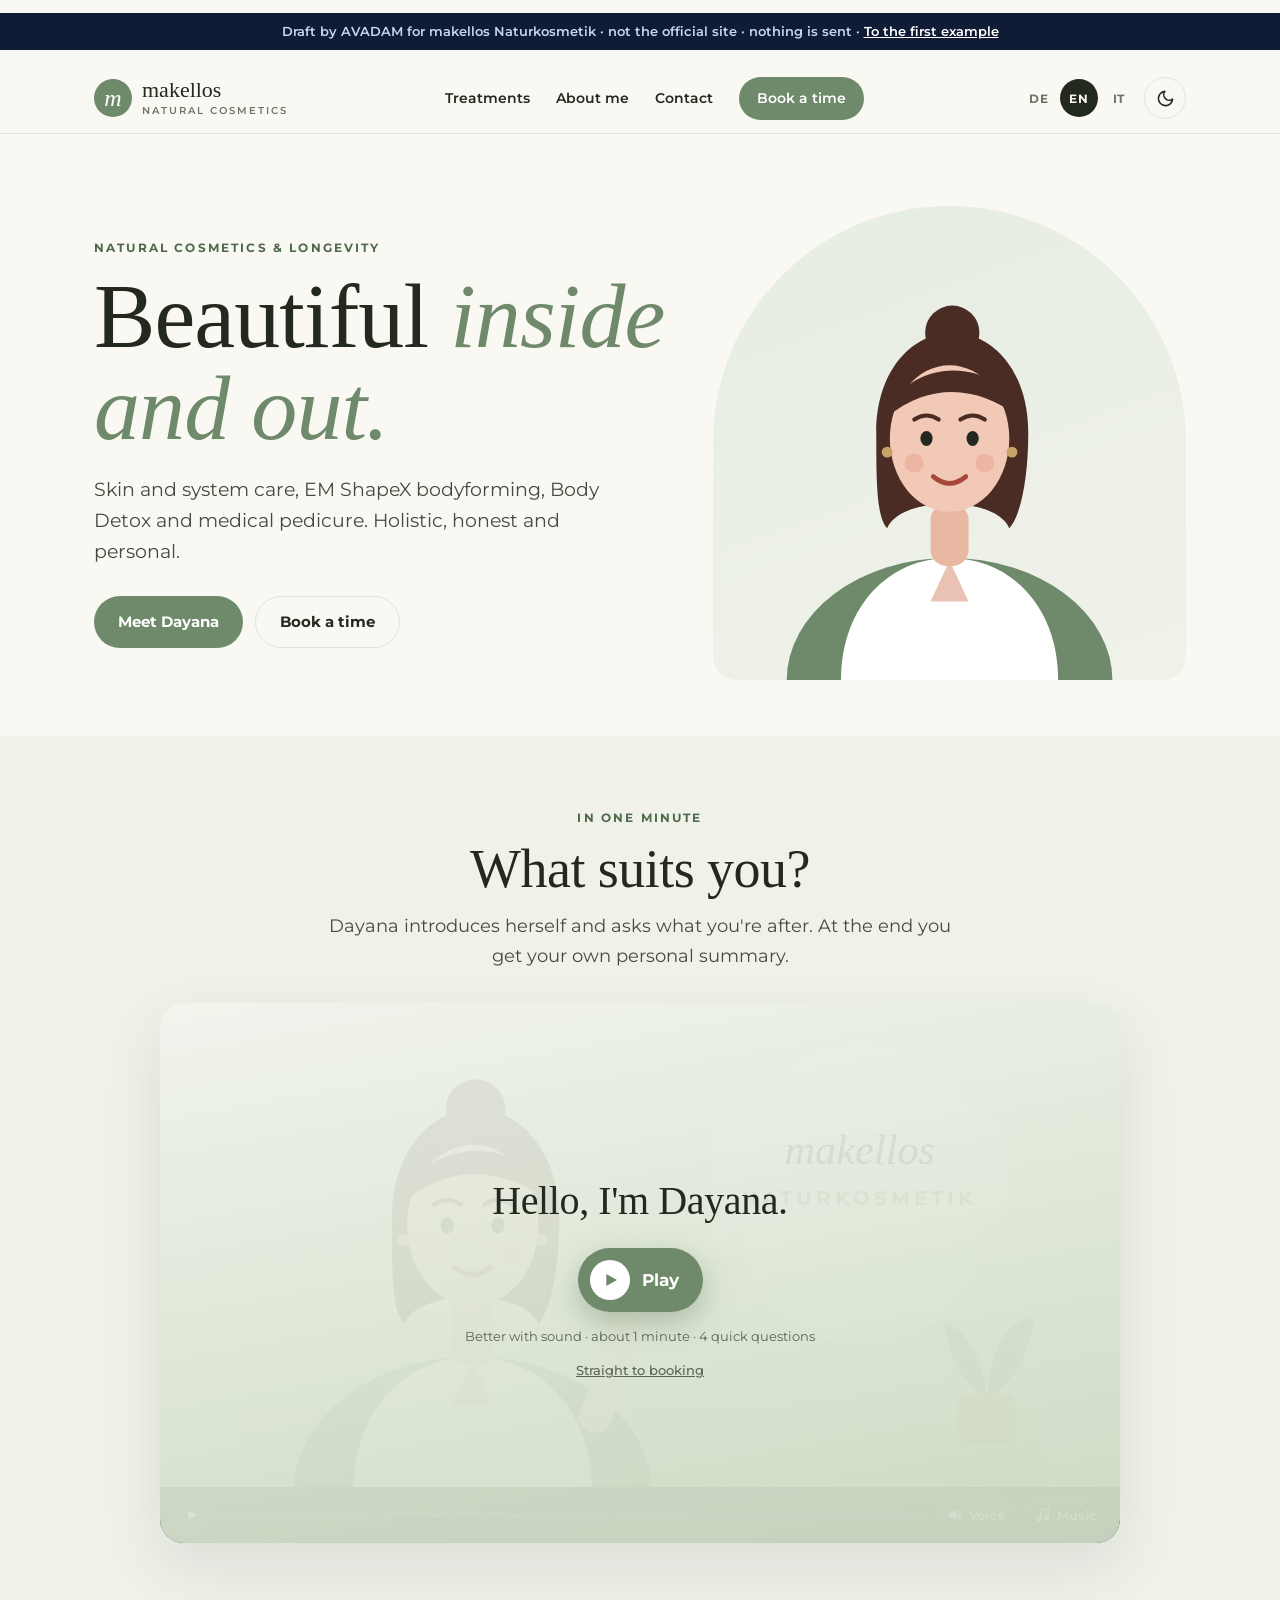
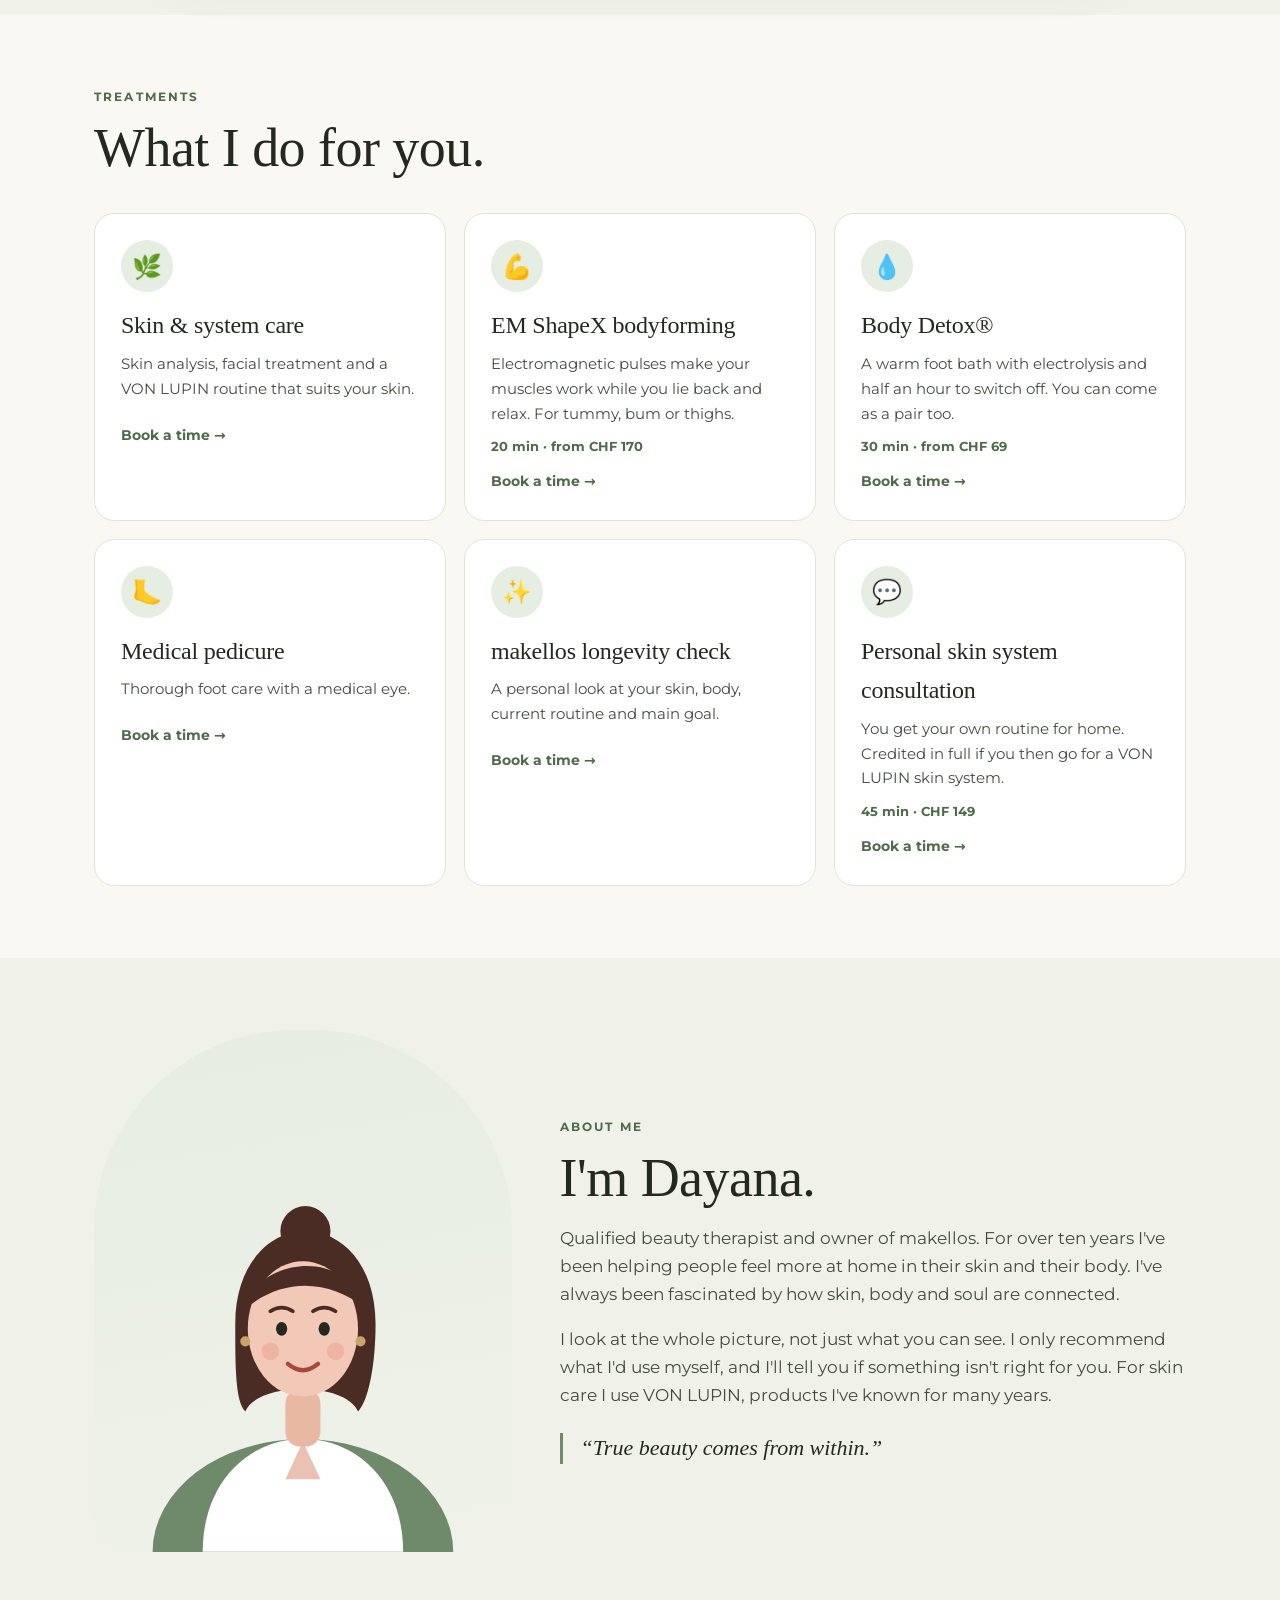
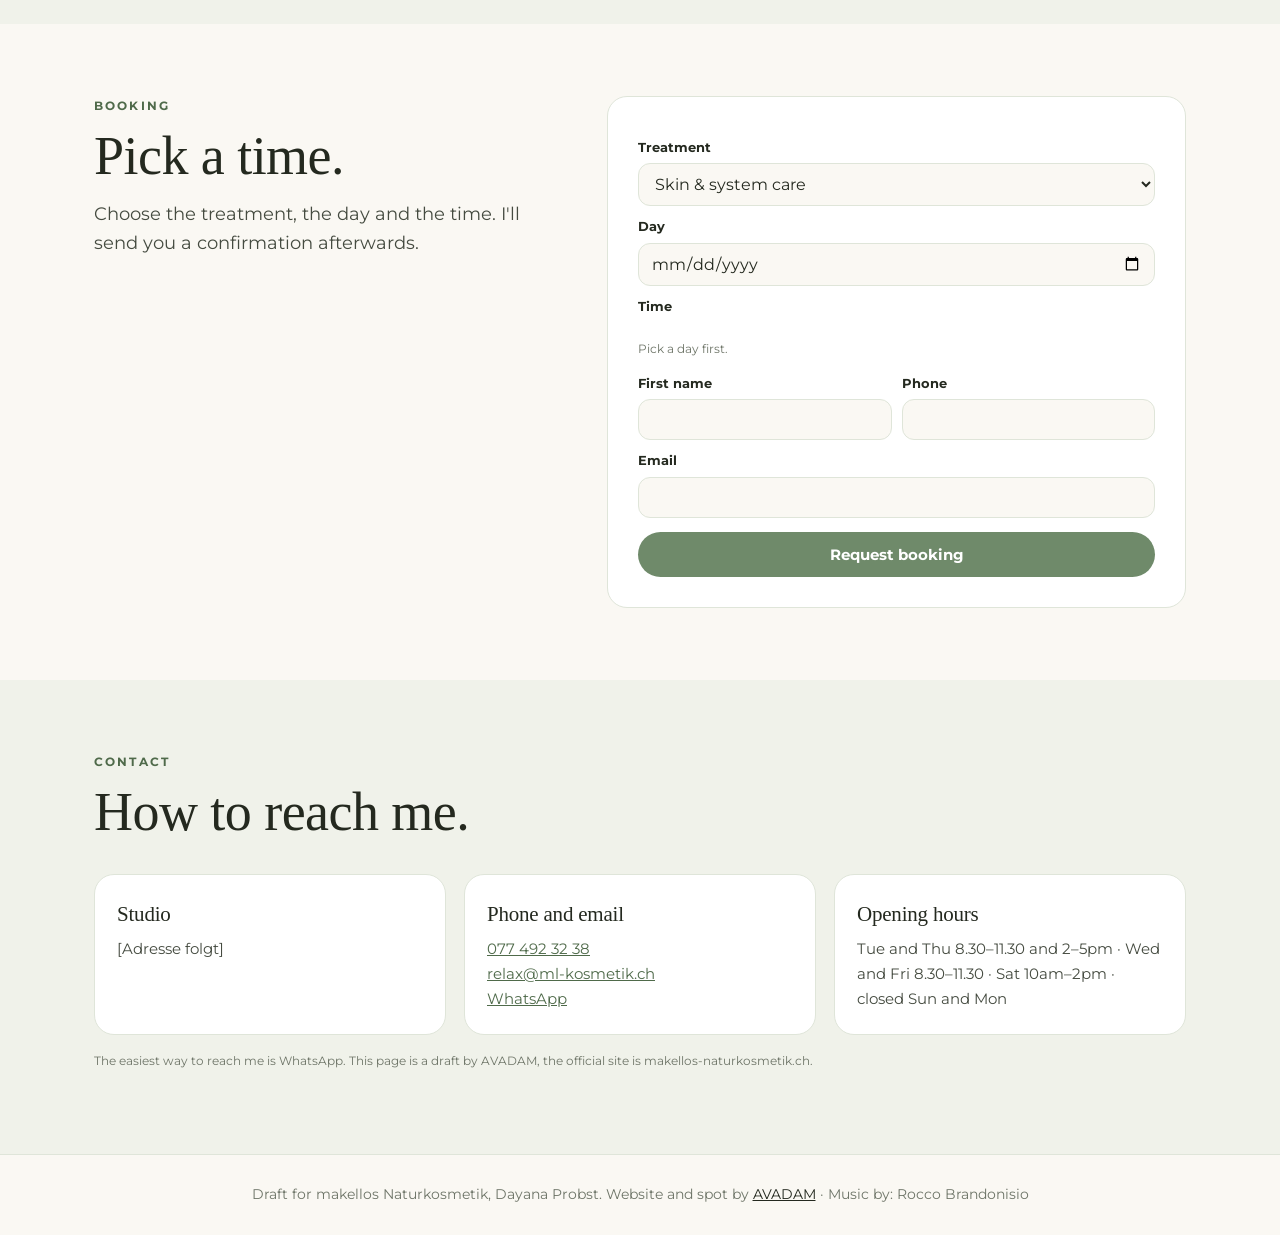
<file: spot/makellos/index.html>
<!doctype html>
<html lang="de">
<head>
<meta charset="utf-8">
<meta name="viewport" content="width=device-width, initial-scale=1">
<title>makellos Naturkosmetik · Haut, Bodyforming, Body Detox</title>
<meta name="description" content="Entwurf von AVADAM für makellos Naturkosmetik: Webseite mit interaktivem Spot, Auswertung und Terminbuchung. Nicht die offizielle Seite.">
<meta name="robots" content="noindex, nofollow">
<meta name="theme-color" content="#FAF8F3" media="(prefers-color-scheme: light)">
<meta name="theme-color" content="#121510" media="(prefers-color-scheme: dark)">
<script>try{var m=localStorage.getItem("makellos-theme");if(m)document.documentElement.dataset.theme=m}catch(e){}</script>
<link rel="icon" href="data:image/svg+xml,%3Csvg xmlns='http://www.w3.org/2000/svg' viewBox='0 0 64 64'%3E%3Ccircle cx='32' cy='32' r='30' fill='%236F8A6A'/%3E%3Ctext x='32' y='43' text-anchor='middle' font-family='Georgia' font-style='italic' font-size='36' fill='white'%3Em%3C/text%3E%3C/svg%3E">
<link rel="preload" href="../../assets/fonts/montserrat-latin-500-normal.woff2" as="font" type="font/woff2" crossorigin>
<style>
@font-face{font-family:"Montserrat";font-weight:400;font-display:swap;src:url(../../assets/fonts/montserrat-latin-400-normal.woff2) format("woff2")}
@font-face{font-family:"Montserrat";font-weight:500;font-display:swap;src:url(../../assets/fonts/montserrat-latin-500-normal.woff2) format("woff2")}
@font-face{font-family:"Montserrat";font-weight:600;font-display:swap;src:url(../../assets/fonts/montserrat-latin-600-normal.woff2) format("woff2")}
@font-face{font-family:"Montserrat";font-weight:700;font-display:swap;src:url(../../assets/fonts/montserrat-latin-700-normal.woff2) format("woff2")}
:root{
 --rose:#6F8A6A;--rose-ink:#4F6A4A;--rose-soft:#E6EDE2;--gold:#C9A46A;
 --ink:#24291F;--text:#454B40;--muted:#6E7568;
 --bg:#FAF8F3;--surface:#FFFFFF;--soft:#F0F2EA;--line:#DFE5D9;
 --topbg:rgba(250,248,243,.9);--shadow:rgba(40,50,35,.10);
 --serif:Georgia,"Times New Roman",serif;--sans:"Montserrat",system-ui,-apple-system,"Segoe UI",sans-serif;
 --wrap:1140px;--r:20px;
}
@media (prefers-color-scheme:dark){:root:not([data-theme="light"]){--rose:#9DB896;--rose-ink:#B7CEB0;--rose-soft:#28331F;--ink:#EEF2EA;--text:#CBD3C6;--muted:#9AA394;--bg:#121510;--surface:#1B2018;--soft:#171B14;--line:#2F3829;--topbg:rgba(18,21,16,.88);--shadow:rgba(0,0,0,.45);color-scheme:dark}}
:root[data-theme="dark"]{--rose:#9DB896;--rose-ink:#B7CEB0;--rose-soft:#28331F;--ink:#EEF2EA;--text:#CBD3C6;--muted:#9AA394;--bg:#121510;--surface:#1B2018;--soft:#171B14;--line:#2F3829;--topbg:rgba(18,21,16,.88);--shadow:rgba(0,0,0,.45);color-scheme:dark}
*{box-sizing:border-box}
html{scroll-behavior:smooth;-webkit-text-size-adjust:100%}
@media (prefers-reduced-motion:reduce){html{scroll-behavior:auto}}
body{margin:0;background:var(--bg);color:var(--text);font-family:var(--sans);font-size:17px;line-height:1.65}
img,svg{max-width:100%}
a{color:var(--rose-ink)}
:focus-visible{outline:3px solid var(--rose);outline-offset:3px;border-radius:6px}
.wrap{max-width:var(--wrap);margin:0 auto;padding:0 24px}
h1,h2,h3{font-family:var(--serif);color:var(--ink);font-weight:400;letter-spacing:-.01em}
.eyebrow{font-size:12px;font-weight:700;letter-spacing:.18em;text-transform:uppercase;color:var(--rose-ink);margin:0 0 12px}
section{scroll-margin-top:80px}

.draft{background:#101B35;color:#C9D6EE;font-size:13px;font-weight:600;text-align:center;padding:8px 16px}
.draft a{color:#fff}

.top{position:sticky;top:0;z-index:30;background:var(--topbg);backdrop-filter:saturate(1.3) blur(10px);-webkit-backdrop-filter:saturate(1.3) blur(10px);border-bottom:1px solid var(--line)}
.top .wrap{display:flex;align-items:center;justify-content:space-between;gap:16px;min-height:70px}
.logo{display:flex;align-items:center;gap:10px;text-decoration:none;color:var(--ink)}
.logo i{display:inline-flex;width:38px;height:38px;border-radius:50%;background:var(--rose);color:#fff;font:italic 400 24px var(--serif);align-items:center;justify-content:center}
.logo b{font:400 22px var(--serif)}
.logo small{display:block;font-size:10px;letter-spacing:.2em;text-transform:uppercase;color:var(--muted);font-weight:600;margin-top:-2px}
.nav{display:flex;align-items:center;gap:26px}
.nav a{color:var(--ink);text-decoration:none;font-weight:600;font-size:14px}
.nav a:hover{color:var(--rose-ink)}
.right{display:flex;align-items:center;gap:6px}
.langs{display:flex;gap:2px}
.langs button{min-width:38px;min-height:38px;border:none;border-radius:999px;background:transparent;font:700 12px var(--sans);letter-spacing:.06em;color:var(--muted);cursor:pointer}
.langs button[aria-pressed="true"]{background:var(--ink);color:var(--bg)}
.ibtn{display:inline-flex;align-items:center;justify-content:center;width:42px;height:42px;border-radius:50%;border:1px solid var(--line);background:transparent;color:var(--ink);cursor:pointer}
.ibtn svg{width:19px;height:19px}
.moon{display:block}.sun{display:none}
@media (prefers-color-scheme:dark){:root:not([data-theme="light"]) .moon{display:none}:root:not([data-theme="light"]) .sun{display:block}}
:root[data-theme="dark"] .moon{display:none}:root[data-theme="dark"] .sun{display:block}
.burger{display:none}
.mpanel{border-top:1px solid var(--line);padding:8px 24px 18px}
.mpanel[hidden]{display:none}
.mpanel a{display:block;padding:12px 0;color:var(--ink);font-weight:600;text-decoration:none;border-bottom:1px solid var(--line)}
.cta{display:inline-flex;align-items:center;gap:8px;padding:13px 24px;border-radius:999px;background:var(--rose);color:#fff;text-decoration:none;font-weight:700;font-size:15px;border:none;cursor:pointer;font-family:var(--sans)}
.cta:hover{background:var(--rose-ink);color:#fff}
.cta.ghost{background:transparent;color:var(--ink);border:1.5px solid var(--line)}
.cta.ghost:hover{background:var(--soft);color:var(--ink)}
.nav .cta{padding:10px 18px;color:#fff}

.hero{padding-top:72px;padding-bottom:56px;display:grid;grid-template-columns:1.1fr .9fr;gap:40px;align-items:center}
.hero h1{font-size:clamp(46px,7.5vw,92px);line-height:1;margin:0 0 20px}
.hero h1 em{color:var(--rose);font-style:italic}
.hero p.lead{font-size:19px;max-width:520px;margin:0 0 28px}
.hero .btns{display:flex;flex-wrap:wrap;gap:12px}
.heroart{aspect-ratio:1;border-radius:50% 50% 24px 24px;background:linear-gradient(160deg,var(--rose-soft),var(--soft));display:flex;align-items:flex-end;justify-content:center;overflow:hidden}
.heroart svg{width:86%;height:auto}

.block{padding:72px 0}
.block.alt{background:var(--soft)}
.block h2{font-size:clamp(34px,5vw,54px);line-height:1.08;margin:0 0 14px}
.block p.lead{max-width:640px;font-size:18px;margin:0}
.center{text-align:center}.center p.lead{margin:0 auto}

/* Spot */
.stagewrap{max-width:960px;margin:32px auto 0}
.stage{position:relative;aspect-ratio:16/9;border-radius:24px;overflow:hidden;background:linear-gradient(170deg,#F1F4EC 0%,#E1E9DA 60%,#CCDAC4 100%);box-shadow:0 24px 60px var(--shadow);isolation:isolate;color:#24291F}
.stage>svg.world{position:absolute;inset:0 0 56px;width:100%;height:calc(100% - 56px)}
.g{opacity:0;transition:opacity .5s}
.g.on{opacity:1}
.sub{position:absolute;left:0;right:0;bottom:60px;padding:0 5%;text-align:center;font-weight:600;font-size:clamp(14px,2.1vw,20px);line-height:1.4;z-index:3;display:flex;justify-content:center}
.sub span{background:rgba(36,41,31,.8);color:#fff;padding:6px 14px;border-radius:12px;-webkit-box-decoration-break:clone;box-decoration-break:clone}
.sub:empty{display:none}
.bar{position:absolute;left:0;right:0;bottom:0;height:56px;display:flex;align-items:center;gap:8px;padding:0 12px;background:rgba(36,41,31,.92);z-index:4}
.bar button{display:inline-flex;align-items:center;gap:6px;height:36px;min-width:36px;padding:0 10px;border-radius:999px;border:1px solid rgba(255,255,255,.25);background:rgba(255,255,255,.08);color:#fff;font:600 13px var(--sans);cursor:pointer}
.bar button[hidden]{display:none}
.bar svg{width:16px;height:16px}
.prog{flex:1;display:flex;gap:4px}
.prog i{flex:1;height:4px;border-radius:4px;background:rgba(255,255,255,.22);overflow:hidden}
.prog i b{display:block;height:100%;width:0;background:#B7CEB0}
.tog[aria-pressed="false"] .on,.tog[aria-pressed="true"] .off{display:none}
.start{position:absolute;inset:0;z-index:6;display:flex;flex-direction:column;align-items:center;justify-content:center;gap:14px;text-align:center;padding:20px;background:linear-gradient(170deg,rgba(241,244,236,.92),rgba(204,218,196,.95))}
.start[hidden]{display:none}
.start h3{margin:0;font-size:clamp(24px,4vw,40px);color:#24291F}
.start small{color:#5A6455;font-size:13px}
.playbig{display:inline-flex;align-items:center;gap:12px;padding:12px 24px 12px 12px;border-radius:999px;border:none;background:#6F8A6A;color:#fff;font:700 17px var(--sans);cursor:pointer;box-shadow:0 10px 30px rgba(111,138,106,.45)}
.playbig .c{display:inline-flex;width:40px;height:40px;border-radius:50%;background:#fff;align-items:center;justify-content:center}
.playbig .c svg{width:16px;height:16px;margin-left:3px}
.linkbtn{background:none;border:none;color:#5A6455;font:500 13px var(--sans);text-decoration:underline;cursor:pointer}
.ask{position:absolute;inset:0 0 56px;z-index:5;display:flex;align-items:center;justify-content:flex-end;padding:14px 4%;opacity:0;pointer-events:none;transition:opacity .4s}
.ask.on{opacity:1;pointer-events:auto}
.askbox{width:min(62%,520px);background:rgba(255,255,255,.94);border-radius:18px;padding:18px;box-shadow:0 14px 40px rgba(40,50,35,.2)}
.askbox .qn{font-size:11px;font-weight:700;letter-spacing:.16em;text-transform:uppercase;color:#4F6A4A;margin:0 0 4px}
.askbox h3{font-size:clamp(19px,2.8vw,27px);line-height:1.15;margin:0 0 12px;color:#24291F}
.opts{display:grid;grid-template-columns:1fr 1fr;gap:8px}
.opts.one{grid-template-columns:1fr}
.opts button{display:flex;align-items:center;gap:8px;text-align:left;padding:10px 12px;border-radius:12px;border:1.5px solid #DFE5D9;background:#fff;color:#24291F;font:600 14px/1.25 var(--sans);cursor:pointer;opacity:0;transform:translateY(8px)}
.ask.on .opts button,.choose.on .opts button{animation:rise .4s ease forwards}
.opts button:nth-child(2){animation-delay:.06s!important}.opts button:nth-child(3){animation-delay:.12s!important}.opts button:nth-child(4){animation-delay:.18s!important}.opts button:nth-child(5){animation-delay:.24s!important}.opts button:nth-child(6){animation-delay:.3s!important}
.opts button:hover,.opts button:focus-visible{border-color:#6F8A6A;background:#F1F5EE}
.opts button.picked{background:#6F8A6A;border-color:#6F8A6A;color:#fff}
.opts .ic{flex:none;font-size:18px;line-height:1}
.choose{position:absolute;inset:0 0 56px;z-index:5;display:flex;align-items:center;justify-content:flex-end;padding:14px 4%;opacity:0;pointer-events:none;transition:opacity .4s}
.choose.on{opacity:1;pointer-events:auto}
.choose .askbox .opts{grid-template-columns:1fr}

/* Szenen-Animation */
.g .pop,.g .rise{opacity:0}
.g.on .pop{animation:pop .5s cubic-bezier(.3,1.5,.6,1) forwards}
.g.on .rise{animation:rise .55s ease forwards}
.pop{transform-box:fill-box;transform-origin:center}
.wave{transform-box:fill-box;transform-origin:10% 90%}
.stage.hi .wave{animation:wave .5s ease-in-out 4 alternate}
.mouth-o{opacity:0}
.stage.talk .mouth-o{animation:talk .22s steps(1) infinite}
.stage.talk .mouth-c{animation:talk2 .22s steps(1) infinite}
.blink{transform-box:fill-box;transform-origin:center;animation:blink 4.5s infinite}
.float{animation:float 3s ease-in-out infinite;transform-box:fill-box}
@keyframes pop{from{opacity:0;transform:scale(.3)}to{opacity:1;transform:scale(1)}}
@keyframes rise{from{opacity:0;transform:translateY(12px)}to{opacity:1;transform:none}}
@keyframes wave{from{transform:rotate(-8deg)}to{transform:rotate(14deg)}}
@keyframes talk{0%{opacity:1}50%{opacity:0}}
@keyframes talk2{0%{opacity:0}50%{opacity:1}}
@keyframes blink{0%,46%,50%,100%{transform:scaleY(1)}48%{transform:scaleY(.1)}}
@keyframes float{50%{transform:translateY(-5px)}}
@media (prefers-reduced-motion:reduce){.g *,.stage *,.opts button{animation-duration:.01ms!important;animation-iteration-count:1!important}}

/* Angebot */
.cards{display:grid;grid-template-columns:repeat(3,1fr);gap:18px;margin-top:36px}
.card{background:var(--surface);border:1px solid var(--line);border-radius:var(--r);padding:26px}
.card .ic{width:52px;height:52px;border-radius:50%;background:var(--rose-soft);display:flex;align-items:center;justify-content:center;font-size:24px;margin-bottom:14px}
.card h3{font-size:24px;margin:0 0 6px}
.card p{margin:0;font-size:15px}
.card .meta{display:block;margin-top:10px;font-size:13px;font-weight:700;color:var(--rose-ink)}
.card button{margin-top:14px;background:none;border:none;padding:0;color:var(--rose-ink);font:700 14px var(--sans);cursor:pointer}

/* Über mich */
.about{display:grid;grid-template-columns:.8fr 1.2fr;gap:48px;align-items:center}
.about .portrait{aspect-ratio:4/5;border-radius:200px 200px 24px 24px;background:linear-gradient(170deg,var(--rose-soft),var(--soft));display:flex;align-items:flex-end;justify-content:center;overflow:hidden}
.about .portrait svg{width:90%}
.about blockquote{margin:24px 0 0;font:italic 22px/1.4 var(--serif);color:var(--ink);border-left:3px solid var(--rose);padding-left:18px}

/* Auswertung & Aktionen */
.result[hidden]{display:none}
.rgrid{display:grid;grid-template-columns:1fr 1fr;gap:24px;margin-top:32px;align-items:start}
.sheet{background:var(--surface);border:1px solid var(--line);border-radius:var(--r);padding:30px;box-shadow:0 12px 34px var(--shadow)}
.sheet .head{display:flex;justify-content:space-between;align-items:flex-start;gap:12px;border-bottom:1px solid var(--line);padding-bottom:14px;margin-bottom:16px}
.sheet h3{font-size:28px;margin:0}
.sheet .date{font-size:13px;color:var(--muted)}
.sheet dl{display:grid;grid-template-columns:auto 1fr;gap:6px 14px;margin:0 0 16px;font-size:15px}
.sheet dt{color:var(--muted)}.sheet dd{margin:0;color:var(--ink);font-weight:600}
.sheet .reco{background:var(--rose-soft);border-radius:14px;padding:16px 18px;margin-bottom:14px}
.sheet .reco strong{display:block;font:400 22px var(--serif);color:var(--ink);margin-bottom:6px}
.sheet .reco p{margin:0 0 6px;font-size:15px}
.sheet .bring{font-size:14px;color:var(--muted);margin:0}
.sheet .addr{margin-top:12px;font-size:14px;color:var(--ink)}
.save{display:flex;flex-wrap:wrap;gap:8px;margin-top:16px}
.save button{display:inline-flex;align-items:center;gap:7px;padding:10px 14px;border-radius:999px;border:1px solid var(--line);background:var(--surface);color:var(--ink);font:600 14px var(--sans);cursor:pointer}
.save button:hover{background:var(--soft)}
.save svg{width:16px;height:16px}
.acts{display:grid;gap:14px}
.act{background:var(--surface);border:1.5px solid var(--line);border-radius:var(--r);padding:20px 22px}
.act.hl{border-color:var(--rose)}
.act h3{font-size:23px;margin:0 0 4px}
.act p{margin:0 0 12px;font-size:15px}
.act form[hidden],.act .done[hidden]{display:none}
.slots{display:flex;flex-wrap:wrap;gap:6px;margin:6px 0 4px}
.slots button{padding:8px 12px;border-radius:999px;border:1.5px solid var(--line);background:var(--bg);color:var(--ink);font:600 13px var(--sans);cursor:pointer}
.slots button[aria-pressed="true"]{background:var(--rose);border-color:var(--rose);color:#fff}
label{display:block;font-size:13px;font-weight:700;color:var(--ink);margin:10px 0 5px}
input,select,textarea{width:100%;font:16px var(--sans);color:var(--ink);background:var(--bg);border:1.5px solid var(--line);border-radius:12px;padding:10px 12px}
input:focus,select:focus,textarea:focus{outline:none;border-color:var(--rose)}
.row2{display:grid;grid-template-columns:1fr 1fr;gap:10px}
.done{margin-top:12px;border:1.5px dashed var(--rose);background:var(--rose-soft);border-radius:14px;padding:14px;font-size:14px}
.done strong{color:var(--ink)}
.done pre{white-space:pre-wrap;font:13px/1.5 var(--sans);margin:8px 0 0;color:var(--ink)}
.err{color:#C0392B;font-size:13px;margin:6px 0 0}

/* Termin */
.book{display:grid;grid-template-columns:.9fr 1.1fr;gap:40px;align-items:start}
.book .sheet{box-shadow:none}

/* Kontakt */
.contact{display:grid;grid-template-columns:repeat(3,1fr);gap:18px;margin-top:32px}
.contact div{background:var(--surface);border:1px solid var(--line);border-radius:var(--r);padding:22px}
.contact h3{font-size:21px;margin:0 0 6px}
.contact p{margin:0;font-size:15px}
.note{font-size:12px;color:var(--muted);margin-top:16px}
footer{border-top:1px solid var(--line);padding:28px 0;font-size:14px;color:var(--muted);text-align:center}
footer a{color:var(--ink)}

/* Back to Top: Nagellack und Lippenstift */
.totop{position:fixed;right:calc(18px + env(safe-area-inset-right,0px));bottom:calc(18px + env(safe-area-inset-bottom,0px));z-index:50;width:60px;height:60px;padding:0;border:none;background:transparent;cursor:pointer;opacity:0;pointer-events:none;transform:translateY(16px);transition:opacity .3s,transform .3s;filter:drop-shadow(0 6px 10px rgba(0,0,0,.25))}
.totop.show:not(.away){opacity:1;pointer-events:auto;transform:none}
.totop svg{width:100%;height:100%;display:none;overflow:visible}
.totop[data-motif="lack"] .m-lack,.totop[data-motif="pip"] .m-pip{display:block}
.totop .drop{opacity:0;transform-box:fill-box}
.totop .cap,.totop .bullet{transform-box:fill-box}
.totop .spark{opacity:0}
.totop.go{animation:liftoff 1s cubic-bezier(.55,0,.8,.2) .7s forwards}
.totop.go .m-lack .cap{animation:capoff .6s ease forwards}
.totop.go .m-lack .spark{animation:sparkle .5s ease .25s 2}
.totop.go .m-pip .bullet{animation:twist .6s ease forwards}
.totop.go .m-pip .drop{animation:drip .6s ease .3s forwards}
@keyframes drip{0%{opacity:1;transform:translateY(-10px)}100%{opacity:0;transform:translateY(14px)}}
@keyframes capoff{to{transform:translateY(-14px) rotate(-18deg)}}
@keyframes sparkle{0%,100%{opacity:0}50%{opacity:1}}
@keyframes twist{to{transform:translateY(-12px)}}
@keyframes liftoff{to{transform:translateY(-120vh);opacity:0}}
@media (prefers-reduced-motion:reduce){.totop.go,.totop.go *{animation:none!important}}

@media print{
 body *{visibility:hidden}
 #sheet,#sheet *{visibility:visible}
 #sheet{position:absolute;left:0;top:0;width:100%;border:none;box-shadow:none;background:#fff;color:#000}
 #sheet .save{display:none}
 #sheet .reco{background:#EEF2EA}
}
@media (max-width:900px){
 .nav{display:none}.burger{display:inline-flex}
 .hero,.about,.book,.rgrid{grid-template-columns:1fr}
 .heroart{max-width:420px;margin:0 auto}
 .about .portrait{max-width:340px}
 .cards,.contact{grid-template-columns:1fr 1fr}
}
@media (max-width:640px){
 .wrap{padding:0 16px}
 .hero{padding-top:36px;padding-bottom:40px}
 .block{padding:52px 0}
 .stagewrap{margin-top:24px}
 .stage{aspect-ratio:3/4;border-radius:20px}
 .ask,.choose{align-items:flex-end;justify-content:center;padding:10px}
 .askbox{width:100%;padding:14px}
 .opts{grid-template-columns:1fr}
 .opts button{font-size:13px;padding:8px 10px}
 .cards,.contact,.row2{grid-template-columns:1fr}
 .bar .lbl{display:none}
 .sheet{padding:20px}
}
@media (max-width:400px){.top .wrap{gap:8px}.logo{gap:7px}.logo i{width:32px;height:32px;font-size:18px}.logo small{display:none}.logo b{font-size:17px}.right{gap:2px}.langs button{min-width:30px;min-height:36px}.ibtn{width:36px;height:36px}}
</style>
</head>
<body>
<p class="draft"><span data-i="draft">Entwurf von AVADAM für makellos Naturkosmetik · nicht die offizielle Seite · es wird nichts verschickt</span> · <a href="../" data-i="draft_link">Zum ersten Beispiel</a></p>
<header class="top">
<div class="wrap">
<a class="logo" href="#"><i>m</i><span><b>makellos</b><small data-i="logo_sub">Naturkosmetik</small></span></a>
<nav class="nav" aria-label="Menü"><a href="#angebot" data-i="n1">Angebot</a><a href="#dayana" data-i="n2">Über mich</a><a href="#kontakt" data-i="n3">Kontakt</a><a class="cta" href="#termin" data-i="n4">Termin buchen</a></nav>
<div class="right">
<div class="langs" role="group" aria-label="Sprache"><button type="button" data-l="de" aria-pressed="true">DE</button><button type="button" data-l="en" aria-pressed="false">EN</button><button type="button" data-l="it" aria-pressed="false">IT</button></div>
<button type="button" class="ibtn" id="theme" aria-label="Hell oder dunkel"><svg class="moon" viewBox="0 0 24 24" fill="none" stroke="currentColor" stroke-width="2" stroke-linecap="round" stroke-linejoin="round" aria-hidden="true"><path d="M21 12.8A9 9 0 1 1 11.2 3a7 7 0 0 0 9.8 9.8z"/></svg><svg class="sun" viewBox="0 0 24 24" fill="none" stroke="currentColor" stroke-width="2" stroke-linecap="round" aria-hidden="true"><circle cx="12" cy="12" r="4.5"/><path d="M12 2v2M12 20v2M4.9 4.9l1.4 1.4M17.7 17.7l1.4 1.4M2 12h2M20 12h2M4.9 19.1l1.4-1.4M17.7 6.3l1.4-1.4"/></svg></button>
<button type="button" class="ibtn burger" id="burger" aria-expanded="false" aria-controls="mmenu" aria-label="Menü"><svg viewBox="0 0 24 24" fill="none" stroke="currentColor" stroke-width="2" stroke-linecap="round" aria-hidden="true"><path d="M4 7h16M4 12h16M4 17h16"/></svg></button>
</div>
</div>
<div class="mpanel" id="mmenu" hidden><a href="#angebot" data-i="n1">Angebot</a><a href="#dayana" data-i="n2">Über mich</a><a href="#termin" data-i="n4">Termin buchen</a><a href="#kontakt" data-i="n3">Kontakt</a></div>
</header>

<main>
<section class="wrap hero">
<div>
<p class="eyebrow" data-i="h_eye">Naturkosmetik &amp; Longevity</p>
<h1 data-i="h1" data-html>Schön von <em>innen und aussen.</em></h1>
<p class="lead" data-i="h_lead">Haut &amp; Systempflege, EM ShapeX Bodyforming, Body Detox und medizinische Pedikür. Ganzheitlich, ehrlich und persönlich.</p>
<div class="btns"><a class="cta" href="#spot" data-i="h_b1">Dayana kennenlernen</a><a class="cta ghost" href="#termin" data-i="n4">Termin buchen</a></div>
</div>
<div class="heroart" aria-hidden="true"><svg viewBox="0 0 300 300"><use href="#figur"/></svg></div>
</section>

<section class="block alt" id="spot">
<div class="wrap center">
<p class="eyebrow" data-i="s_eye">In einer Minute</p>
<h2 data-i="s_h">Was passt zu dir?</h2>
<p class="lead" data-i="s_lead">Dayana stellt sich kurz vor und fragt dich, was du dir wünschst. Am Schluss bekommst du deine persönliche Auswertung.</p>
</div>
<div class="wrap">
<div class="stagewrap">
<div class="stage" id="stage">
<svg class="world" viewBox="0 0 400 240" preserveAspectRatio="xMidYMid meet" aria-hidden="true">
<!-- Studio-Hintergrund -->
<rect x="250" y="20" width="120" height="150" rx="60" fill="#FFFFFF" opacity=".5"/>
<rect x="0" y="200" width="400" height="40" fill="#CCDAC4" opacity=".6"/>
<g class="float"><path d="M372 196c-2-26-14-36-22-38 4 12 4 26 22 38zM372 196c2-30 14-40 24-40-4 14-6 30-24 40z" fill="#8FAE8B"/></g>
<rect x="358" y="194" width="28" height="24" rx="4" fill="#C9A46A"/>
<!-- Dayana -->
<g id="person" transform="translate(6 20) scale(.74)">
 <g id="figur">
 <ellipse cx="150" cy="300" rx="120" ry="90" fill="#6F8A6A"/>
 <path d="M70 300c0-55 36-90 80-90s80 35 80 90z" fill="#FFFFFF"/>
 <path d="M150 212l-14 30h28z" fill="#E9C2B4"/>
 <rect x="136" y="170" width="28" height="46" rx="12" fill="#E9B8A3"/>
 <path d="M96 118c0-48 28-74 56-74s56 26 56 74c0 34-6 62-14 70-10-24-80-24-90 0-8-8-8-36-8-70z" fill="#4A2C24"/>
 <ellipse cx="150" cy="122" rx="44" ry="54" fill="#F1C9B6"/>
 <path d="M104 106c10-42 82-48 94-2-24-18-60-26-94 2z" fill="#4A2C24"/>
 <circle cx="152" cy="44" r="20" fill="#4A2C24"/>
 <g class="blink"><ellipse cx="133" cy="122" rx="4.5" ry="5.5" fill="#24291F"/><ellipse cx="167" cy="122" rx="4.5" ry="5.5" fill="#24291F"/></g>
 <path d="M124 108q9-6 18 0M158 108q9-6 18 0" stroke="#4A2C24" stroke-width="3" fill="none" stroke-linecap="round"/>
 <circle cx="124" cy="140" r="7" fill="#E89C8C" opacity=".45"/><circle cx="176" cy="140" r="7" fill="#E89C8C" opacity=".45"/>
 <path class="mouth-c" d="M138 150q12 10 24 0" stroke="#A8483C" stroke-width="3.5" fill="none" stroke-linecap="round"/>
 <ellipse class="mouth-o" cx="150" cy="152" rx="9" ry="7" fill="#A8483C"/>
 <circle cx="104" cy="132" r="4" fill="#C9A46A"/><circle cx="196" cy="132" r="4" fill="#C9A46A"/>
</g>
 <g class="wave"><path d="M232 250c14-30 20-62 22-84" stroke="#F1C9B6" stroke-width="22" stroke-linecap="round" fill="none"/><circle cx="256" cy="158" r="15" fill="#F1C9B6"/></g>
</g>

<!-- Szene: Hallo -->
<g class="g" data-s="hi">
 <g class="pop" style="animation-delay:.4s"><rect x="236" y="54" width="146" height="58" rx="18" fill="#FFFFFF"/><path d="M244 104l-16 16 26-8z" fill="#FFFFFF"/><text x="309" y="80" text-anchor="middle" font-family="Georgia,serif" font-size="21" font-style="italic" fill="#24291F">makellos</text><text x="309" y="100" text-anchor="middle" font-family="Montserrat,sans-serif" font-size="10" font-weight="700" letter-spacing="2" fill="#6F8A6A">NATURKOSMETIK</text></g>
</g>
<!-- Szene: Angebot -->
<g class="g" data-s="offer" font-size="26" text-anchor="middle">
 <g class="pop" style="animation-delay:.2s"><circle cx="248" cy="52" r="26" fill="#FFFFFF"/><text x="248" y="61">🌿</text></g>
 <g class="pop" style="animation-delay:.6s"><circle cx="312" cy="44" r="26" fill="#FFFFFF"/><text x="312" y="53">💪</text></g>
 <g class="pop" style="animation-delay:1s"><circle cx="370" cy="70" r="26" fill="#FFFFFF"/><text x="370" y="79">💧</text></g>
 <g class="pop" style="animation-delay:1.4s"><circle cx="262" cy="118" r="26" fill="#FFFFFF"/><text x="262" y="127">🦶</text></g>
 <g class="pop" style="animation-delay:1.8s"><circle cx="326" cy="112" r="26" fill="#FFFFFF"/><text x="326" y="121">✨</text></g>
 <g class="pop" style="animation-delay:2.2s"><circle cx="370" cy="150" r="22" fill="#6F8A6A"/><text x="370" y="158" font-size="20">💬</text></g>
</g>
<!-- Szene: Fragen -->
<g class="g" data-s="ask">
 <g class="pop" style="animation-delay:.3s"><rect x="262" y="40" width="100" height="126" rx="10" fill="#FFFFFF"/><rect x="292" y="32" width="40" height="16" rx="6" fill="#C9A46A"/>
 <g stroke="#DFE5D9" stroke-width="5" stroke-linecap="round"><path d="M290 74h56M290 98h56M290 122h56M290 146h40"/></g>
 <g fill="none" stroke="#6F8A6A" stroke-width="3"><circle cx="276" cy="74" r="5"/><circle cx="276" cy="98" r="5"/><circle cx="276" cy="122" r="5"/><circle cx="276" cy="146" r="5"/></g></g>
 <text class="pop" style="animation-delay:.8s" x="372" y="56" font-family="Georgia,serif" font-size="34" fill="#6F8A6A">?</text>
</g>
<!-- Szene: Zweig (Symbol wird gesetzt) -->
<g class="g" data-s="branch">
 <circle class="pop" cx="318" cy="96" r="58" fill="#FFFFFF"/>
 <text class="pop" id="bicon" style="animation-delay:.25s" x="318" y="116" text-anchor="middle" font-size="56">🌿</text>
 <g class="pop" style="animation-delay:.6s" fill="#C9A46A"><path d="M262 40l4 10 10 4-10 4-4 10-4-10-10-4 10-4z"/><path d="M374 150l3 7 7 3-7 3-3 7-3-7-7-3 7-3z"/></g>
</g>
<!-- Szene: Ende -->
<g class="g" data-s="end" font-size="26" text-anchor="middle">
 <g class="pop" style="animation-delay:.2s"><circle cx="262" cy="64" r="28" fill="#FFFFFF"/><text x="262" y="73">📅</text></g>
 <g class="pop" style="animation-delay:.5s"><circle cx="326" cy="64" r="28" fill="#FFFFFF"/><text x="326" y="73">📞</text></g>
 <g class="pop" style="animation-delay:.8s"><circle cx="294" cy="124" r="28" fill="#FFFFFF"/><text x="294" y="133">📍</text></g>
</g>
</svg>

<p class="sub" id="sub" aria-live="polite"></p>

<div class="ask" id="ask" role="dialog" aria-labelledby="askq"><div class="askbox"><p class="qn" id="askn"></p><h3 id="askq"></h3><div class="opts" id="opts"></div></div></div>
<div class="choose" id="choose" role="dialog" aria-labelledby="chq"><div class="askbox"><p class="qn" data-i="ch_n">Wie geht's weiter?</p><h3 id="chq" data-i="ch_h">Was möchtest du?</h3><div class="opts" id="chopts"></div></div></div>

<div class="bar">
<button type="button" id="pp" aria-label="Pause"><svg viewBox="0 0 24 24" fill="currentColor" aria-hidden="true"><path class="i-pause" d="M7 5h4v14H7zM13 5h4v14h-4z"/><path class="i-play" d="M8 5l12 7-12 7z" style="display:none"/></svg></button>
<div class="prog" id="prog" aria-hidden="true"></div>
<button type="button" class="tog" id="voice" aria-pressed="true"><svg class="on" viewBox="0 0 24 24" fill="none" stroke="currentColor" stroke-width="2" stroke-linecap="round" aria-hidden="true"><path d="M4 9v6h4l5 4V5L8 9z" fill="currentColor"/><path d="M16 9a4 4 0 0 1 0 6M18.5 6.5a8 8 0 0 1 0 11"/></svg><svg class="off" viewBox="0 0 24 24" fill="none" stroke="currentColor" stroke-width="2" stroke-linecap="round" aria-hidden="true"><path d="M4 9v6h4l5 4V5L8 9z" fill="currentColor"/><path d="M17 9l5 6M22 9l-5 6"/></svg><span class="lbl" data-i="voice">Stimme</span></button>
<button type="button" class="tog" id="mus" aria-pressed="true" hidden><svg class="on" viewBox="0 0 24 24" fill="none" stroke="currentColor" stroke-width="2" stroke-linecap="round" aria-hidden="true"><path d="M9 18V5l11-2v13"/><circle cx="6" cy="18" r="3" fill="currentColor"/><circle cx="17" cy="16" r="3" fill="currentColor"/></svg><svg class="off" viewBox="0 0 24 24" fill="none" stroke="currentColor" stroke-width="2" stroke-linecap="round" aria-hidden="true"><path d="M9 18V5l11-2v13"/><circle cx="6" cy="18" r="3" fill="currentColor"/><path d="M3 3l18 18"/></svg><span class="lbl" data-i="music">Musik</span></button>
</div>
<audio id="music" src="../../media/spot-musik.mp3" preload="metadata" loop></audio>

<div class="start" id="start">
<h3 data-i="st_h">Hallo, ich bin Dayana.</h3>
<button type="button" class="playbig" id="go"><span class="c"><svg viewBox="0 0 24 24" fill="#6F8A6A" aria-hidden="true"><path d="M5 3l16 9-16 9z"/></svg></span><span data-i="play">Abspielen</span></button>
<small data-i="st_note">Mit Ton ist es schöner · etwa 1 Minute · 4 kurze Fragen</small>
<button type="button" class="linkbtn" id="skip" data-i="skip">Direkt zum Termin</button>
</div>
</div>
</div>
</div>
</section>

<section class="block result" id="result" hidden aria-labelledby="rh">
<div class="wrap">
<div class="center"><p class="eyebrow" data-i="r_eye">Deine Auswertung</p><h2 id="rh" data-i="r_h">Das passt zu dir.</h2></div>
<div class="rgrid">
<article class="sheet" id="sheet">
<div class="head"><div><h3>makellos</h3><span class="date" id="sdate"></span></div><span class="logo" aria-hidden="true"><i>m</i></span></div>
<dl id="sdl"></dl>
<div class="reco"><strong id="rtitle"></strong><div id="rtext"></div></div>
<p class="bring" data-i="bring">Bring diese Auswertung einfach mit, dann weiss ich gleich Bescheid.</p>
<p class="addr"><span class="addr-x">[Adresse folgt]</span> · <span data-i="phone_line">077 492 32 38 · relax@ml-kosmetik.ch</span></p>
<div class="save">
<button type="button" id="bprint"><svg viewBox="0 0 24 24" fill="none" stroke="currentColor" stroke-width="2" stroke-linecap="round" stroke-linejoin="round" aria-hidden="true"><path d="M6 9V2h12v7M6 18H4a2 2 0 0 1-2-2v-5a2 2 0 0 1 2-2h16a2 2 0 0 1 2 2v5a2 2 0 0 1-2 2h-2"/><rect x="6" y="14" width="12" height="8"/></svg><span data-i="print">Drucken oder PDF</span></button>
<button type="button" id="bimg"><svg viewBox="0 0 24 24" fill="none" stroke="currentColor" stroke-width="2" stroke-linecap="round" stroke-linejoin="round" aria-hidden="true"><rect x="3" y="3" width="18" height="18" rx="3"/><circle cx="9" cy="9" r="2"/><path d="M21 15l-5-5L5 21"/></svg><span data-i="img">Als Bild speichern</span></button>
<button type="button" id="breplay"><svg viewBox="0 0 24 24" fill="none" stroke="currentColor" stroke-width="2" stroke-linecap="round" aria-hidden="true"><path d="M3 12a9 9 0 1 0 3-6.7L3 8"/><path d="M3 3v5h5"/></svg><span data-i="replay">Nochmal</span></button>
</div>
</article>
<div class="acts">
<div class="act" id="a-book"><h3 data-i="a1_h">Gleich online buchen</h3><p data-i="a1_p">Such dir einen Termin aus, deine Antworten sind schon dabei.</p><a class="cta" href="#termin" id="a1go" data-i="a1_b">Zum Terminkalender</a></div>
<div class="act" id="a-call"><h3 data-i="a2_h">Ruf mich an</h3><p data-i="a2_p">Hinterlass mir deine Nummer, ich melde mich bei dir.</p>
<form id="fcall" novalidate>
<div class="row2"><div><label for="c1" data-i="f_name">Vorname</label><input id="c1" name="name" autocomplete="given-name"></div><div><label for="c2" data-i="f_tel">Telefon</label><input id="c2" name="tel" type="tel" autocomplete="tel"></div></div>
<label data-i="c_when">Wann erreiche ich dich am besten?</label>
<div class="slots" id="cwhen"></div>
<button class="cta" type="submit" style="margin-top:10px" data-i="c_send">Bitte ruf mich an</button>
<p class="err" id="cerr" hidden></p>
</form>
<div class="done" id="cdone" hidden></div>
</div>
<div class="act" id="a-visit"><h3 data-i="a3_h">Komm einfach vorbei</h3><p data-i="a3_p">Nimm die Auswertung mit, gedruckt oder auf dem Handy. Dann weiss ich gleich, was dir wichtig ist.</p><p style="margin:0;color:var(--ink);font-weight:600" class="addr-x">[Adresse folgt]</p><p style="margin:4px 0 12px;font-size:14px" data-i="hours"></p><a class="cta ghost" href="https://wa.me/41774923238" target="_blank" rel="noopener" data-i="wa">Oder schreib mir auf WhatsApp</a></div>
</div>
</div>
</div>
</section>

<section class="block" id="angebot">
<div class="wrap">
<p class="eyebrow" data-i="o_eye">Angebot</p>
<h2 data-i="o_h">Was ich für dich mache.</h2>
<div class="cards" id="cards"></div>
</div>
</section>

<section class="block alt" id="dayana">
<div class="wrap about">
<div class="portrait" aria-hidden="true"><svg viewBox="0 0 300 300"><use href="#figur"/></svg></div>
<div>
<p class="eyebrow" data-i="ab_eye">Über mich</p>
<h2 data-i="ab_h">Ich bin Dayana.</h2>
<p data-i="ab_p1">Diplomierte Kosmetikerin und Inhaberin von makellos. Seit über zehn Jahren begleite ich Menschen dabei, sich in ihrer Haut und ihrem Körper wohler zu fühlen.</p>
<p data-i="ab_p2">Ich empfehle nur, was ich selbst benutzen würde, und sage dir auch, wenn etwas nicht passt.</p>
<blockquote data-i="ab_q">«Wahre Schönheit kommt von innen.»</blockquote>
</div>
</div>
</section>

<section class="block" id="termin">
<div class="wrap book">
<div>
<p class="eyebrow" data-i="b_eye">Termin</p>
<h2 data-i="b_h">Such dir einen Termin aus.</h2>
<p class="lead" data-i="b_lead">Wähl die Behandlung, den Tag und die Zeit. Du bekommst danach eine Bestätigung von mir.</p>
</div>
<form class="sheet" id="fbook" novalidate>
<label for="b1" data-i="b_what">Behandlung</label><select id="b1" name="svc"></select>
<label for="b2" data-i="b_day">Tag</label><input id="b2" name="day" type="date">
<label data-i="b_time">Zeit</label><div class="slots" id="btime"></div>
<div class="row2"><div><label for="b3" data-i="f_name">Vorname</label><input id="b3" name="name" autocomplete="given-name"></div><div><label for="b4" data-i="f_tel">Telefon</label><input id="b4" name="tel" type="tel" autocomplete="tel"></div></div>
<label for="b5" data-i="f_mail">E-Mail</label><input id="b5" name="mail" type="email" autocomplete="email">
<p class="note" id="battach" hidden data-i="b_att">Deine Auswertung aus dem Spot wird mitgeschickt.</p>
<button class="cta" type="submit" style="margin-top:14px;width:100%;justify-content:center" data-i="b_send">Termin anfragen</button>
<p class="err" id="berr" hidden></p>
<div class="done" id="bdone" hidden></div>
</form>
</div>
</section>

<section class="block alt" id="kontakt">
<div class="wrap">
<p class="eyebrow" data-i="k_eye">Kontakt</p>
<h2 data-i="k_h">So findest du mich.</h2>
<div class="contact">
<div><h3 data-i="k1">Studio</h3><p class="addr-x">[Adresse folgt]</p></div>
<div><h3 data-i="k2">Telefon und E-Mail</h3><p><a href="tel:+41774923238">077 492 32 38</a><br><a href="mailto:relax@ml-kosmetik.ch">relax@ml-kosmetik.ch</a><br><a href="https://wa.me/41774923238" target="_blank" rel="noopener">WhatsApp</a></p></div>
<div><h3 data-i="k3">Öffnungszeiten</h3><p data-i="hours"></p></div>
</div>
<p class="note" data-i="k_note"></p>
</div>
</section>
</main>

<footer><div class="wrap"><span data-i="foot">Entwurf für makellos Naturkosmetik, Dayana Probst.</span> <span data-i="foot2">Webseite und Spot von</span> <a href="../../">AVADAM</a><span id="credit" hidden> · <span data-i="credit">Musik</span>: Rocco Brandonisio</span></div></footer>

<button type="button" class="totop" id="totop" aria-label="Nach oben">
<svg class="m-lack" viewBox="0 0 64 64" aria-hidden="true"><g class="spark" fill="#FFD27A"><path d="M14 10l2 5 5 2-5 2-2 5-2-5-5-2 5-2z"/><path d="M52 14l1.5 3.5 3.5 1.5-3.5 1.5-1.5 3.5-1.5-3.5-3.5-1.5 3.5-1.5z"/></g><rect x="17" y="30" width="30" height="30" rx="8" fill="#6F8A6A" stroke="#fff" stroke-width="1.5"/><rect x="21" y="34" width="6" height="18" rx="3" fill="#fff" opacity=".45"/><rect x="26" y="25" width="12" height="7" rx="2" fill="#DFE5D9"/><g class="cap"><rect x="25" y="4" width="14" height="23" rx="4" fill="#24291F" stroke="#fff" stroke-width="1.2"/></g></svg>
<svg class="m-pip" viewBox="0 0 64 64" aria-hidden="true"><g class="drop"><path d="M32 52c-3 4-4 6-4 8a4 4 0 0 0 8 0c0-2-1-4-4-8z" fill="#9DB896"/></g><g class="bullet"><rect x="27" y="2" width="10" height="12" rx="5" fill="#24291F" stroke="#fff" stroke-width="1.2"/><rect x="29.5" y="13" width="5" height="16" rx="2" fill="#DFE5D9"/></g><rect x="24" y="16" width="16" height="8" rx="2" fill="#C9A46A" stroke="#fff" stroke-width="1.2"/><path d="M20 30c0-4 3-6 6-6h12c3 0 6 2 6 6v18c0 3-2 5-5 5H25c-3 0-5-2-5-5z" fill="#6F8A6A" stroke="#fff" stroke-width="1.5"/><rect x="24" y="33" width="4" height="15" rx="2" fill="#fff" opacity=".35"/></svg>
</button>

<script>
(function(){
var SV=["haut","emshape","detox","pedi","longevity","beratung"];
var PATH=["haut","emshape","detox","pedi","longevity"];
var IC={haut:"🌿",emshape:"💪",detox:"💧",pedi:"🦶",longevity:"✨",beratung:"💬"};
var ADDR="[Adresse folgt]";
var T={
de:{draft:"Entwurf von AVADAM für makellos Naturkosmetik · nicht die offizielle Seite · es wird nichts verschickt",draft_link:"Zum ersten Beispiel",logo_sub:"Naturkosmetik",n1:"Angebot",n2:"Über mich",n3:"Kontakt",n4:"Termin abmachen",
h_eye:"Naturkosmetik & Longevity",h1:"Schön von <em>innen und aussen.</em>",h_lead:"Haut & Systempflege, EM ShapeX Bodyforming, Body Detox und medizinische Pedikür. Ganzheitlich, ehrlich und persönlich.",h_b1:"Dayana kennenlernen",
s_eye:"In einer Minute",s_h:"Was passt zu dir?",s_lead:"Dayana stellt sich kurz vor und fragt dich, was du dir wünschst. Am Schluss bekommst du deine persönliche Auswertung.",
st_h:"Hallo, ich bin Dayana.",play:"Abspielen",st_note:"Mit Ton ist es schöner · etwa 1 Minute · 4 kurze Fragen",skip:"Direkt zum Termin",voice:"Stimme",music:"Musik",credit:"Musik",pause:"Pause",resume:"Weiter",
svc:{haut:"Haut & Systempflege",emshape:"EM ShapeX Bodyforming",detox:"Body Detox®",pedi:"Medizinische Pedikür",longevity:"makellos Longevity-Check",beratung:"Persönliche Hautsystem-Beratung"},
svcd:{haut:"Hautanalyse, Gesichtsbehandlung und eine Pflege mit VON LUPIN, die zu deiner Haut passt.",emshape:"Elektromagnetische Impulse lassen deine Muskeln arbeiten, während du entspannt liegst. Für Bauch, Po oder Oberschenkel.",detox:"Ein warmes Fussbad mit Elektrolyse und eine halbe Stunde zum Abschalten. Auch zu zweit möglich.",pedi:"Gründliche Fusspflege mit medizinischem Blick.",longevity:"Eine persönliche Einschätzung von Haut, Körper, deiner bisherigen Routine und deinem Hauptziel.",beratung:"Du bekommst deine eigene Routine für zu Hause. Wird angerechnet, wenn du danach ein VON LUPIN Hautsystem nimmst."},
svcm:{beratung:"45 Min · CHF 149",emshape:"20 Min · ab CHF 170",detox:"30 Min · ab CHF 69"},
book_this:"Termin abmachen",
r1:"Hallo, ich bin Dayana! Willkommen bei makellos.",
r2:"Ich bin diplomierte Kosmetikerin und begleite seit über zehn Jahren Menschen bei Haut, Körper und Wohlbefinden.",
r3:"Ich empfehle nur, wovon ich selbst überzeugt bin. Darum frage ich dich zuerst ein paar Dinge. Los geht's!",
qn:"Frage {n} von 4",
q1:"Worum geht's dir?",o1:["Um meine Haut","Straffere Konturen am Körper","Entspannen und regenerieren","Gepflegte Füsse","Ich will das Ganze anschauen"],
b:["Schön! Zuerst schaue ich mir deine Haut genau an. Danach weisst du, was sie wirklich braucht, und kaufst nichts mehr auf Verdacht.","Dafür habe ich EM ShapeX. Du liegst entspannt, und deine Muskeln arbeiten. Zwanzig Minuten pro Sitzung.","Dann passt Body Detox. Ein warmes Fussbad und eine halbe Stunde nur für dich.","Bei der medizinischen Pedikür kümmere ich mich gründlich um deine Füsse.","Dann ist der makellos Longevity-Check genau richtig. Wir schauen Haut, Körper und deine Routine zusammen an."],
q2:{haut:"Was beschäftigt dich an deiner Haut am meisten?",emshape:"Welche Zone möchtest du angehen?",detox:"Was wünschst du dir davon?",pedi:"Worum soll ich mich kümmern?",longevity:"Wo möchtest du anfangen?"},
o2:{haut:["Fältchen","Unreinheiten","Empfindlich oder trocken","Fahler Teint"],emshape:["Bauch","Po","Oberschenkel","Weiss ich noch nicht"],detox:["Schwere, müde Beine","Erholung nach dem Sport","Einfach eine Auszeit"],pedi:["Hornhaut und Schwielen","Nägel","Einfach gepflegte Füsse"],longevity:["Haut","Körper","Wohlbefinden","Alles zusammen"]},
l2:{haut:["Bei Fältchen schauen wir, welche Wirkstoffe und welches Serum zu dir passen.","Bei Unreinheiten zählt eine Pflege, die deine Haut beruhigt statt reizt.","Empfindliche oder trockene Haut begleite ich behutsam und stelle die Produkte Schritt für Schritt um.","Wirkt die Haut fahl, schauen wir, was ihr wieder Frische gibt."],emshape:["Wir starten mit der Zone Bauch.","Wir starten mit der Zone Po.","Wir starten mit den Oberschenkeln.","Welche Zone für dich am meisten Sinn macht, besprechen wir zusammen."],detox:["Für schwere, müde Beine ist das warme Fussbad eine angenehme Pause.","Nach dem Sport ist es eine ruhige Auszeit zum Regenerieren.","Eine halbe Stunde nur für dich, danach gibt's Wasser oder Tee."],pedi:["Hornhaut und Schwielen behandle ich gründlich und schonend.","Bei den Nägeln schaue ich genau hin, was sie brauchen.","Ich sorge dafür, dass sich deine Füsse wieder wohlfühlen."],longevity:["Wir legen den Schwerpunkt auf deine Haut.","Wir legen den Schwerpunkt auf den Körper.","Wir legen den Schwerpunkt auf dein Wohlbefinden.","Wir schauen alles zusammen an und setzen dann Prioritäten."]},
q3:"Wie sieht deine Pflege heute aus?",o3:["Ich mache eigentlich nichts","Ein paar Produkte, aber ohne Plan","Ich habe eine feste Routine"],
l3:["Kein Problem, wir fangen einfach an. Ich zeige dir eine Routine, die in deinen Alltag passt.","Dann bringen wir Ordnung rein, damit deine Produkte zusammenpassen.","Gut, dann schauen wir, was du behalten kannst und was noch fehlt."],
q4:"Kommst du allein oder zu zweit?",o4:["Allein","Zu zweit"],
l4:["Du kommst allein, ich nehme mir die Zeit nur für dich.","Ihr kommt zu zweit, das planen wir gern so ein."],l4d:"Ihr kommt zu zweit. Für Body Detox habe ich zwei Geräte, ihr könnt also gleichzeitig.",
info:{haut:"Die persönliche Hautsystem-Beratung dauert 45 Minuten und kostet CHF 149. Nimmst du danach ein VON LUPIN Hautsystem, wird sie dir voll angerechnet.",emshape:"Eine Sitzung dauert 20 Minuten. Zum Ausprobieren gibt es eine Einzelbehandlung für CHF 170, dazu Programme mit 10 oder 20 Sitzungen.",detox:"Eine Sitzung dauert rund 30 Minuten, die Einzelbehandlung kostet CHF 69."},
safe:{detox:"Bei Blutdruckproblemen oder nach Operationen und Verletzungen bitte vorher ärztlich abklären.",emshape:"Hast du gesundheitliche Fragen, klären wir vorher zusammen ab, ob es für dich passt."},
honest:"Und passt etwas nicht zu dir, sage ich es dir ehrlich.",
r_end:"Danke dir! Ich habe dir eine kleine Auswertung gemacht. Willst du gleich einen Termin abmachen, soll ich dich anrufen, oder kommst du einfach vorbei?",
ch_n:"Wie geht's weiter?",ch_h:"Was möchtest du?",ch:["Gleich online buchen","Ruf mich an","Ich komme vorbei"],
r_eye:"Deine Auswertung",r_h:"Das passt zu dir.",r_h0:"Deine Auswertung",dl:["Thema","Fokus","Pflege heute","Wer kommt"],r_for:"Für dich passt: ",
bring:"Bring diese Auswertung einfach mit, dann weiss ich gleich Bescheid.",phone_line:"077 492 32 38 · relax@ml-kosmetik.ch",
hours:"Di und Do 8.30 bis 11.30 und 14 bis 17 Uhr · Mi und Fr 8.30 bis 11.30 Uhr · Sa 10 bis 14 Uhr · So und Mo geschlossen",
print:"Drucken oder PDF",img:"Als Bild speichern",replay:"Nochmal",saved:"Gespeichert",
a1_h:"Gleich online buchen",a1_p:"Such dir einen Termin aus, deine Antworten sind schon dabei.",a1_b:"Zum Terminkalender",
a2_h:"Ruf mich an",a2_p:"Hinterlass mir deine Nummer, ich melde mich. Während einer Behandlung kann ich nicht abnehmen, darum rufe ich dich zurück.",c_when:"Wann erreiche ich dich am besten?",when:["Vormittags","Über Mittag","Nachmittags","Abends"],c_send:"Bitte ruf mich an",
a3_h:"Komm einfach vorbei",a3_p:"Nimm die Auswertung mit, gedruckt oder auf dem Handy. Dann weiss ich gleich, was dir wichtig ist.",wa:"Oder schreib mir auf WhatsApp",
f_name:"Vorname",f_tel:"Telefon",f_mail:"E-Mail",err_call:"Bitte Vorname und Telefonnummer angeben.",err_book:"Bitte Tag, Zeit, Vorname und Telefon oder E-Mail angeben.",closed:"Sonntag und Montag ist geschlossen. Bitte einen anderen Tag wählen.",pickday:"Zuerst einen Tag wählen.",
demo_h:"Das ist ein Entwurf, es wurde nichts verschickt.",demo_call:"So käme die Rückrufbitte bei Dayana an:",demo_book:"So käme die Terminanfrage bei Dayana an:",subj_call:"Rückrufbitte über die Webseite",subj_book:"Terminanfrage über die Webseite",lbl_when:"Erreichbar",lbl_day:"Tag",lbl_time:"Zeit",lbl_svc:"Behandlung",
o_eye:"Angebot",o_h:"Was ich für dich mache.",
ab_eye:"Über mich",ab_h:"Ich bin Dayana.",ab_p1:"Diplomierte Kosmetikerin und Inhaberin von makellos. Seit über zehn Jahren begleite ich Menschen dabei, sich in ihrer Haut und ihrem Körper wohler zu fühlen. Mich hat schon immer fasziniert, wie Haut, Körper und Seele zusammenhängen.",ab_p2:"Ich schaue aufs Ganze, nicht nur auf das, was man sieht. Ich empfehle nur, was ich selbst benutzen würde, und sage dir auch, wenn etwas nicht passt. Für die Pflege setze ich auf VON LUPIN, die Produkte kenne ich seit vielen Jahren.",ab_q:"«Wahre Schönheit kommt von innen.»",
b_eye:"Termin",b_h:"Such dir einen Termin aus.",b_lead:"Wähl die Behandlung, den Tag und die Zeit. Du bekommst danach eine Bestätigung von mir.",b_what:"Behandlung",b_day:"Tag",b_time:"Zeit",b_att:"Deine Auswertung aus dem Spot wird mitgeschickt.",b_send:"Termin anfragen",
k_eye:"Kontakt",k_h:"So erreichst du mich.",k1:"Studio",k2:"Telefon und E-Mail",k3:"Öffnungszeiten",k_note:"Am einfachsten erreichst du mich auf WhatsApp. Diese Seite ist ein Entwurf von AVADAM, die offizielle Seite ist makellos-naturkosmetik.ch.",
foot:"Entwurf für makellos Naturkosmetik, Dayana Probst.",foot2:"Webseite und Spot von",top:"Nach oben",theme:"Hell oder dunkel",title:"makellos Naturkosmetik · Haut, Bodyforming, Body Detox",img_file:"auswertung-makellos.png",voiceLang:"de-CH",locale:"de-CH",
days:"Tag"},

en:{draft:"Draft by AVADAM for makellos Naturkosmetik · not the official site · nothing is sent",draft_link:"To the first example",logo_sub:"Natural cosmetics",n1:"Treatments",n2:"About me",n3:"Contact",n4:"Book a time",
h_eye:"Natural cosmetics & longevity",h1:"Beautiful <em>inside and out.</em>",h_lead:"Skin and system care, EM ShapeX bodyforming, Body Detox and medical pedicure. Holistic, honest and personal.",h_b1:"Meet Dayana",
s_eye:"In one minute",s_h:"What suits you?",s_lead:"Dayana introduces herself and asks what you're after. At the end you get your own personal summary.",
st_h:"Hello, I'm Dayana.",play:"Play",st_note:"Better with sound · about 1 minute · 4 quick questions",skip:"Straight to booking",voice:"Voice",music:"Music",credit:"Music by",pause:"Pause",resume:"Play",
svc:{haut:"Skin & system care",emshape:"EM ShapeX bodyforming",detox:"Body Detox®",pedi:"Medical pedicure",longevity:"makellos longevity check",beratung:"Personal skin system consultation"},
svcd:{haut:"Skin analysis, facial treatment and a VON LUPIN routine that suits your skin.",emshape:"Electromagnetic pulses make your muscles work while you lie back and relax. For tummy, bum or thighs.",detox:"A warm foot bath with electrolysis and half an hour to switch off. You can come as a pair too.",pedi:"Thorough foot care with a medical eye.",longevity:"A personal look at your skin, body, current routine and main goal.",beratung:"You get your own routine for home. Credited in full if you then go for a VON LUPIN skin system."},
svcm:{beratung:"45 min · CHF 149",emshape:"20 min · from CHF 170",detox:"30 min · from CHF 69"},
book_this:"Book a time",
r1:"Hello, I'm Dayana! Welcome to makellos.",
r2:"I'm a qualified beauty therapist, and for over ten years I've been helping people with their skin, body and wellbeing.",
r3:"I only recommend what I truly believe in. So first, I'll ask you a few things. Here we go!",
qn:"Question {n} of 4",
q1:"What's it about for you?",o1:["My skin","Firmer body contours","Relaxing and recharging","Well-kept feet","I want to look at the whole picture"],
b:["Lovely! First I take a close look at your skin. Then you know what it really needs, and you stop buying things on a hunch.","That's what EM ShapeX is for. You lie back, and your muscles do the work. Twenty minutes a session.","Then Body Detox is for you. A warm foot bath and half an hour just for you.","With a medical pedicure I take thorough care of your feet.","Then the makellos longevity check is just right. We look at your skin, body and routine together."],
q2:{haut:"What bothers you most about your skin?",emshape:"Which area would you like to work on?",detox:"What are you hoping for?",pedi:"What should I take care of?",longevity:"Where would you like to start?"},
o2:{haut:["Fine lines","Blemishes","Sensitive or dry","Dull complexion"],emshape:["Tummy","Bum","Thighs","Not sure yet"],detox:["Heavy, tired legs","Recovery after sport","Simply some time out"],pedi:["Hard skin and calluses","Nails","Just well-kept feet"],longevity:["Skin","Body","Wellbeing","All of it"]},
l2:{haut:["For fine lines we'll look at which actives and which serum suit you.","With blemishes, what counts is care that calms your skin instead of irritating it.","I look after sensitive or dry skin gently and switch products over step by step.","If your skin looks dull, we'll find out what brings back its freshness."],emshape:["We'll start with the tummy.","We'll start with the bum.","We'll start with the thighs.","We'll work out together which area makes most sense for you."],detox:["For heavy, tired legs the warm foot bath is a lovely break.","After sport it's a calm time out to recover.","Half an hour just for you, with water or tea afterwards."],pedi:["I treat hard skin and calluses thoroughly and gently.","With nails I take a close look at what they need.","I'll make sure your feet feel good again."],longevity:["We'll put the focus on your skin.","We'll put the focus on your body.","We'll put the focus on your wellbeing.","We'll look at everything and then set priorities."]},
q3:"What does your routine look like today?",o3:["I don't really do anything","A few products, but no plan","I've got a set routine"],
l3:["No problem, we'll just start. I'll show you a routine that fits your day.","Then we'll bring some order in, so your products work together.","Good, then we'll see what you can keep and what's missing."],
q4:"Are you coming on your own or as a pair?",o4:["On my own","As a pair"],
l4:["You're coming on your own, so I'll take the time just for you.","You're coming as a pair, we'll happily plan it that way."],l4d:"You're coming as a pair. I have two Body Detox devices, so you can go at the same time.",
info:{haut:"The personal skin system consultation takes 45 minutes and costs CHF 149. If you then go for a VON LUPIN skin system, it's credited in full.",emshape:"A session takes 20 minutes. To try it out there's a single session for CHF 170, plus programmes of 10 or 20 sessions.",detox:"A session takes about 30 minutes, a single treatment costs CHF 69."},
safe:{detox:"With blood pressure issues, or after surgery or injuries, please check with your doctor first.",emshape:"If you have any health questions, we'll check together beforehand whether it suits you."},
honest:"And if something isn't right for you, I'll tell you honestly.",
r_end:"Thank you! I've put together a little summary for you. Would you like to book straight away, shall I give you a call, or will you just pop in?",
ch_n:"What's next?",ch_h:"What would you like?",ch:["Book online now","Give me a call","I'll pop in"],
r_eye:"Your summary",r_h:"This is what suits you.",r_h0:"Your summary",dl:["Topic","Focus","Routine today","Coming"],r_for:"What suits you: ",
bring:"Just bring this summary along and I'll know what you're after.",phone_line:"077 492 32 38 · relax@ml-kosmetik.ch",
hours:"Tue and Thu 8.30–11.30 and 2–5pm · Wed and Fri 8.30–11.30 · Sat 10am–2pm · closed Sun and Mon",
print:"Print or PDF",img:"Save as image",replay:"Again",saved:"Saved",
a1_h:"Book online now",a1_p:"Pick a time, your answers are already included.",a1_b:"To the calendar",
a2_h:"Give me a call",a2_p:"Leave me your number and I'll get back to you. I can't answer during treatments, so I'll call you back.",c_when:"When's the best time to reach you?",when:["Morning","Lunchtime","Afternoon","Evening"],c_send:"Please call me",
a3_h:"Just pop in",a3_p:"Bring the summary, printed or on your phone. Then I'll know straight away what matters to you.",wa:"Or message me on WhatsApp",
f_name:"First name",f_tel:"Phone",f_mail:"Email",err_call:"Please enter your first name and phone number.",err_book:"Please choose a day and time and enter your first name and a phone number or email.",closed:"The studio is closed on Sundays and Mondays. Please pick another day.",pickday:"Pick a day first.",
demo_h:"This is a draft, nothing has been sent.",demo_call:"This is how the call-back request would reach Dayana:",demo_book:"This is how the booking request would reach Dayana:",subj_call:"Call-back request from the website",subj_book:"Booking request from the website",lbl_when:"Reachable",lbl_day:"Day",lbl_time:"Time",lbl_svc:"Treatment",
o_eye:"Treatments",o_h:"What I do for you.",
ab_eye:"About me",ab_h:"I'm Dayana.",ab_p1:"Qualified beauty therapist and owner of makellos. For over ten years I've been helping people feel more at home in their skin and their body. I've always been fascinated by how skin, body and soul are connected.",ab_p2:"I look at the whole picture, not just what you can see. I only recommend what I'd use myself, and I'll tell you if something isn't right for you. For skin care I use VON LUPIN, products I've known for many years.",ab_q:"“True beauty comes from within.”",
b_eye:"Booking",b_h:"Pick a time.",b_lead:"Choose the treatment, the day and the time. I'll send you a confirmation afterwards.",b_what:"Treatment",b_day:"Day",b_time:"Time",b_att:"Your summary from the spot is sent along.",b_send:"Request booking",
k_eye:"Contact",k_h:"How to reach me.",k1:"Studio",k2:"Phone and email",k3:"Opening hours",k_note:"The easiest way to reach me is WhatsApp. This page is a draft by AVADAM, the official site is makellos-naturkosmetik.ch.",
foot:"Draft for makellos Naturkosmetik, Dayana Probst.",foot2:"Website and spot by",top:"Back to top",theme:"Light or dark",title:"makellos Naturkosmetik · Skin, bodyforming, Body Detox",img_file:"summary-makellos.png",voiceLang:"en-GB",locale:"en-GB"},

it:{draft:"Bozza di AVADAM per makellos Naturkosmetik · non è il sito ufficiale · non viene inviato niente",draft_link:"Al primo esempio",logo_sub:"Cosmesi naturale",n1:"Trattamenti",n2:"Chi sono",n3:"Contatto",n4:"Prenota",
h_eye:"Cosmesi naturale & longevity",h1:"Belli <em>dentro e fuori.</em>",h_lead:"Cura della pelle e dei sistemi, bodyforming EM ShapeX, Body Detox e pedicure medica. Con un approccio olistico, onesto e personale.",h_b1:"Conosci Dayana",
s_eye:"In un minuto",s_h:"Cosa fa per te?",s_lead:"Dayana si presenta e ti chiede cosa desideri. Alla fine ricevi la tua valutazione personale.",
st_h:"Ciao, sono Dayana.",play:"Guarda",st_note:"Meglio con l'audio · circa 1 minuto · 4 domande veloci",skip:"Direttamente alla prenotazione",voice:"Voce",music:"Musica",credit:"Musica",pause:"Pausa",resume:"Avanti",
svc:{haut:"Cura della pelle e dei sistemi",emshape:"Bodyforming EM ShapeX",detox:"Body Detox®",pedi:"Pedicure medica",longevity:"makellos Longevity-Check",beratung:"Consulenza personale sul sistema pelle"},
svcd:{haut:"Analisi della pelle, trattamento viso e una cura VON LUPIN adatta alla tua pelle.",emshape:"Impulsi elettromagnetici fanno lavorare i muscoli mentre tu stai sdraiata e rilassata. Per pancia, glutei o cosce.",detox:"Un pediluvio caldo con elettrolisi e mezz'ora per staccare. Si può fare anche in due.",pedi:"Una cura dei piedi accurata, con occhio medico.",longevity:"Una valutazione personale di pelle, corpo, routine attuale e obiettivo principale.",beratung:"Ricevi la tua routine per casa. Viene scalata del tutto se poi scegli un sistema pelle VON LUPIN."},
svcm:{beratung:"45 min · CHF 149",emshape:"20 min · da CHF 170",detox:"30 min · da CHF 69"},
book_this:"Prenota",
r1:"Ciao, sono Dayana! Benvenuta da makellos.",
r2:"Sono estetista diplomata e da più di dieci anni accompagno le persone nella cura di pelle, corpo e benessere.",
r3:"Consiglio solo quello di cui sono convinta io. Per questo prima ti faccio qualche domanda. Si parte!",
qn:"Domanda {n} di 4",
q1:"Di cosa si tratta per te?",o1:["La mia pelle","Contorni del corpo più tonici","Rilassarmi e rigenerarmi","Piedi curati","Voglio guardare il quadro completo"],
b:["Bello! Prima guardo bene la tua pelle. Così sai cosa le serve davvero e non compri più niente alla cieca.","Per questo ho EM ShapeX. Tu stai sdraiata e i muscoli lavorano. Venti minuti a seduta.","Allora fa per te Body Detox. Un pediluvio caldo e mezz'ora solo per te.","Con la pedicure medica mi prendo cura dei tuoi piedi a fondo.","Allora il makellos Longevity-Check è perfetto. Guardiamo insieme pelle, corpo e la tua routine."],
q2:{haut:"Cosa ti preoccupa di più della tua pelle?",emshape:"Quale zona vuoi trattare?",detox:"Cosa ti aspetti?",pedi:"Di cosa mi devo occupare?",longevity:"Da dove vuoi partire?"},
o2:{haut:["Rughette","Impurità","Sensibile o secca","Colorito spento"],emshape:["Pancia","Glutei","Cosce","Non lo so ancora"],detox:["Gambe pesanti e stanche","Recupero dopo lo sport","Semplicemente una pausa"],pedi:["Calli e duroni","Unghie","Semplicemente piedi curati"],longevity:["Pelle","Corpo","Benessere","Tutto insieme"]},
l2:{haut:["Per le rughette vediamo quali principi attivi e quale siero fanno per te.","Con le impurità conta una cura che calma la pelle invece di irritarla.","La pelle sensibile o secca la seguo con delicatezza e cambio i prodotti passo dopo passo.","Se la pelle è spenta, vediamo cosa le ridà freschezza."],emshape:["Iniziamo con la pancia.","Iniziamo con i glutei.","Iniziamo con le cosce.","Quale zona ha più senso per te lo decidiamo insieme."],detox:["Per gambe pesanti e stanche il pediluvio caldo è una bella pausa.","Dopo lo sport è un momento tranquillo per recuperare.","Mezz'ora solo per te, e dopo acqua o tè."],pedi:["Tratto calli e duroni a fondo e con delicatezza.","Per le unghie guardo bene di cosa hanno bisogno.","Faccio in modo che i tuoi piedi tornino a stare bene."],longevity:["Mettiamo l'accento sulla pelle.","Mettiamo l'accento sul corpo.","Mettiamo l'accento sul tuo benessere.","Guardiamo tutto insieme e poi decidiamo le priorità."]},
q3:"Com'è la tua cura oggi?",o3:["In realtà non faccio niente","Qualche prodotto, ma senza un piano","Ho una routine fissa"],
l3:["Nessun problema, cominciamo e basta. Ti mostro una routine che sta nella tua giornata.","Allora mettiamo un po' d'ordine, così i tuoi prodotti vanno d'accordo.","Bene, allora vediamo cosa tenere e cosa manca."],
q4:"Vieni da sola o in due?",o4:["Da sola","In due"],
l4:["Vieni da sola, mi prendo il tempo solo per te.","Venite in due, lo organizziamo volentieri così."],l4d:"Venite in due. Per Body Detox ho due apparecchi, quindi potete farlo insieme.",
info:{haut:"La consulenza personale sul sistema pelle dura 45 minuti e costa CHF 149. Se poi scegli un sistema pelle VON LUPIN, ti viene scalata del tutto.",emshape:"Una seduta dura 20 minuti. Per provare c'è una seduta singola a CHF 170, poi programmi da 10 o 20 sedute.",detox:"Una seduta dura circa 30 minuti, il trattamento singolo costa CHF 69."},
safe:{detox:"In caso di problemi di pressione, dopo operazioni o infortuni, chiedi prima al tuo medico.",emshape:"Se hai domande sulla salute, verifichiamo insieme prima se fa per te."},
honest:"E se qualcosa non fa per te, te lo dico onestamente.",
r_end:"Grazie! Ti ho preparato una piccola valutazione. Vuoi prenotare subito, preferisci che ti chiami, o passi direttamente da me?",
ch_n:"E adesso?",ch_h:"Cosa preferisci?",ch:["Prenoto subito online","Chiamami tu","Passo da te"],
r_eye:"La tua valutazione",r_h:"Ecco cosa fa per te.",r_h0:"La tua valutazione",dl:["Tema","Focus","Cura oggi","Vieni"],r_for:"Per te va bene: ",
bring:"Porta semplicemente questa valutazione, così so subito cosa cerchi.",phone_line:"077 492 32 38 · relax@ml-kosmetik.ch",
hours:"Mar e gio 8.30–11.30 e 14–17 · mer e ven 8.30–11.30 · sab 10–14 · dom e lun chiuso",
print:"Stampa o PDF",img:"Salva come immagine",replay:"Di nuovo",saved:"Salvato",
a1_h:"Prenota subito online",a1_p:"Scegli un orario, le tue risposte ci sono già.",a1_b:"Al calendario",
a2_h:"Chiamami tu",a2_p:"Lasciami il tuo numero e ti richiamo. Durante i trattamenti non posso rispondere, quindi ti richiamo io.",c_when:"Quando ti trovo meglio?",when:["Mattina","Mezzogiorno","Pomeriggio","Sera"],c_send:"Chiamami, per favore",
a3_h:"Passa da me",a3_p:"Porta la valutazione, stampata o sul telefono. Così so subito cosa è importante per te.",wa:"Oppure scrivimi su WhatsApp",
f_name:"Nome",f_tel:"Telefono",f_mail:"E-mail",err_call:"Inserisci il tuo nome e il numero di telefono.",err_book:"Scegli giorno e ora e inserisci il nome e un telefono o un'e-mail.",closed:"La domenica e il lunedì lo studio è chiuso. Scegli un altro giorno.",pickday:"Prima scegli un giorno.",
demo_h:"Questa è una bozza, non è stato inviato niente.",demo_call:"Così arriverebbe la richiesta di richiamata a Dayana:",demo_book:"Così arriverebbe la richiesta di appuntamento a Dayana:",subj_call:"Richiesta di richiamata dal sito",subj_book:"Richiesta di appuntamento dal sito",lbl_when:"Raggiungibile",lbl_day:"Giorno",lbl_time:"Ora",lbl_svc:"Trattamento",
o_eye:"Trattamenti",o_h:"Cosa faccio per te.",
ab_eye:"Chi sono",ab_h:"Sono Dayana.",ab_p1:"Estetista diplomata e titolare di makellos. Da più di dieci anni aiuto le persone a sentirsi meglio nella loro pelle e nel loro corpo. Mi ha sempre affascinato come pelle, corpo e anima siano legati.",ab_p2:"Guardo l'insieme, non solo quello che si vede. Consiglio solo quello che userei io e ti dico anche quando qualcosa non fa per te. Per la cura della pelle uso VON LUPIN, prodotti che conosco da tanti anni.",ab_q:"«La vera bellezza viene da dentro.»",
b_eye:"Appuntamento",b_h:"Scegli un appuntamento.",b_lead:"Scegli il trattamento, il giorno e l'ora. Dopo ti mando una conferma.",b_what:"Trattamento",b_day:"Giorno",b_time:"Ora",b_att:"La tua valutazione dallo spot viene inviata insieme.",b_send:"Richiedi appuntamento",
k_eye:"Contatto",k_h:"Come raggiungermi.",k1:"Studio",k2:"Telefono ed e-mail",k3:"Orari",k_note:"Il modo più semplice per raggiungermi è WhatsApp. Questa pagina è una bozza di AVADAM, il sito ufficiale è makellos-naturkosmetik.ch.",
foot:"Bozza per makellos Naturkosmetik, Dayana Probst.",foot2:"Sito e spot di",top:"Torna su",theme:"Chiaro o scuro",title:"makellos Naturkosmetik · Pelle, bodyforming, Body Detox",img_file:"valutazione-makellos.png",voiceLang:"it-IT",locale:"it-CH"}
};
/* Zeiten nach Öffnungszeiten: 0=So ... 6=Sa */
var HOURS={2:["08:30","09:30","10:30","14:00","15:00","16:00"],3:["08:30","09:30","10:30"],4:["08:30","09:30","10:30","14:00","15:00","16:00"],5:["08:30","09:30","10:30"],6:["10:00","11:00","12:00","13:00"]};
var STEPS=[{s:"hi",t:"r1",hi:1},{s:"offer",t:"r2"},{s:"ask",t:"r3"},{q:1},{branch:1},{q:2},{q:3},{q:4},{s:"end",t:"r_end",last:1}];
var STY={r1:[1.02,1.12],r2:[.98,1.04],r3:[1.04,1.1],b:[1.03,1.1],r_end:[1,1.08],q:[1.02,1.14]};

var $=function(id){return document.getElementById(id)};
var stage=$("stage"),sub=$("sub"),ask=$("ask"),opts=$("opts"),prog=$("prog");
var L="de",i=-1,ans=[null,null,null,null],timer=null,playing=false,voiceOn=true,runId=0,picked={book:null,call:null};
var synth=window.speechSynthesis||null;
function t(k){return T[L][k]}
function pickLang(){var p=new URLSearchParams(location.search).get("lang");if(T[p])return p;try{var s=localStorage.getItem("makellos-lang");if(T[s])return s}catch(e){}var n=(navigator.language||"de").slice(0,2);return T[n]?n:"de"}

/* Musik */
var mu=$("music"),muOK=false,muOn=true,muVol=.5,muLow=.2,fadeT=null;
function fadeTo(v,ms,cb){clearInterval(fadeT);if(!muOK){if(cb)cb();return}var st=mu.volume,n=Math.max(1,Math.round((ms||400)/40)),k=0;fadeT=setInterval(function(){k++;mu.volume=Math.max(0,Math.min(1,st+(v-st)*k/n));if(k>=n){clearInterval(fadeT);if(cb)cb()}},40)}
function muStart(){if(!muOK||!muOn)return;if(mu.paused){mu.volume=0;var pr=mu.play();if(pr&&pr.catch)pr.catch(function(){})}fadeTo(muVol,900)}
function muStop(ms){if(!muOK)return;fadeTo(0,ms||500,function(){mu.pause()})}
function duck(d){if(muOK&&muOn&&!mu.paused)fadeTo(d?muLow:muVol,350)}
mu.addEventListener("loadedmetadata",function(){muOK=true;$("mus").hidden=false;$("credit").hidden=false});
mu.addEventListener("error",function(){muOK=false;$("mus").hidden=true});

/* Stimme: Frauenstimme bevorzugt */
function bestVoice(){var vs=synth.getVoices(),lg=t("voiceLang"),good=/natural|neural|premium|enhanced|online|google|siri/i,fem=/female|frau|donna|anna|petra|helena|katja|marlene|vicki|hedda|elsa|alice|federica|elsa|paola|serena|kate|libby|sonia|samantha|susan|hazel|sonia|ava|zoe|amelie|seraina|leni|isabella|chiara|giorgia/i;
 var m=vs.filter(function(x){return x.lang&&x.lang.replace("_","-").toLowerCase().indexOf(L)===0});
 function score(x){return (good.test(x.name)?4:0)+(fem.test(x.name)?3:0)+(x.lang.replace("_","-")===lg?1:0)}
 m.sort(function(a,b){return score(b)-score(a)});return m[0]||null}
function stopVoice(){if(synth)synth.cancel();stage.classList.remove("talk")}
function speak(key,txt,end){
 if(!voiceOn||!synth)return false;
 try{stopVoice();var st=STY[key]||STY[key.charAt(0)]||[1,1.08],v=bestVoice();
 var parts=txt.match(/[^.!?…]+[.!?…]+|[^.!?…]+$/g)||[txt];
 parts.forEach(function(p,k){var u=new SpeechSynthesisUtterance(p.trim());u.lang=t("voiceLang");if(v)u.voice=v;var ex=/!$/.test(p.trim()),qu=/\?$/.test(p.trim());u.rate=st[0]*(ex?1.05:1);u.pitch=Math.min(2,st[1]*(ex?1.08:qu?1.06:1));
  u.onstart=function(){stage.classList.add("talk")};if(k===parts.length-1)u.onend=function(){stage.classList.remove("talk");end()};synth.speak(u)});
 return true}catch(e){return false}
}
function say(key,txt,done){
 sub.innerHTML="";var sp=document.createElement("span");sp.textContent=txt;sub.appendChild(sp);
 var ms=Math.max(3600,txt.length*60),my=runId,fired=false;
 function fin(){if(fired||my!==runId)return;fired=true;clearTimeout(timer);stage.classList.remove("talk");done()}
 duck(true);
 var on=speak(key,txt,function(){if(my!==runId)return;duck(false);timer=setTimeout(fin,450)});
 if(!on){stage.classList.add("talk")}
 timer=setTimeout(function(){duck(false);fin()},on?ms+7000:ms);
 runBar(ms);
}
function buildProg(){prog.innerHTML="";STEPS.forEach(function(){var x=document.createElement("i");x.appendChild(document.createElement("b"));prog.appendChild(x)})}
function markProg(){[].forEach.call(prog.children,function(x,k){x.firstChild.style.transition="none";x.firstChild.style.width=k<i?"100%":"0"})}
function runBar(ms){var b=prog.children[i]&&prog.children[i].firstChild;if(!b)return;b.style.transition="none";b.style.width="0";void b.offsetWidth;b.style.transition="width "+ms+"ms linear";b.style.width="100%"}
function show(id){stage.querySelectorAll(".g").forEach(function(g){g.classList.toggle("on",g.dataset.s===id)})}
function next(){
 if(!playing)return;i++;markProg();var st=STEPS[i];if(!st)return;
 ask.classList.remove("on");$("choose").classList.remove("on");stage.classList.remove("hi");
 if(st.q){askQ(st.q);return}
 if(st.branch){$("bicon").textContent=IC[PATH[ans[0]]];show("branch");say("b",t("b")[ans[0]],next);return}
 show(st.s);if(st.hi)stage.classList.add("hi");
 say(st.t,t(st.t),function(){if(st.last)finish();else next()});
}
function optList(el,list,icons,onPick){
 el.innerHTML="";list.forEach(function(txt,k){var b=document.createElement("button");b.type="button";if(icons){var s=document.createElement("span");s.className="ic";s.textContent=icons[k];b.appendChild(s)}b.appendChild(document.createTextNode(txt));b.addEventListener("click",function(){onPick(k,b)});el.appendChild(b)});
}
function askQ(n){
 sub.innerHTML="";$("askn").textContent=t("qn").replace("{n}",n);$("askq").textContent=qText(n);
 var o=oList(n);opts.className="opts"+(o.length<4?" one":"");
 optList(opts,o,n===1?PATH.map(function(k){return IC[k]}):null,function(k,b){if(!playing)return;ans[n-1]=k;b.classList.add("picked");stopVoice();clearTimeout(timer);setTimeout(next,420)});
 show("ask");ask.classList.add("on");
 var b0=prog.children[i]&&prog.children[i].firstChild;if(b0){b0.style.transition="none";b0.style.width="100%"}
 duck(true);speak("q",qText(n),function(){duck(false)});
 setTimeout(function(){var f=opts.querySelector("button");if(f)f.focus({preventScroll:true})},400);
}
function finish(){
 playing=false;setPP();i=STEPS.length;markProg();muStop(3000);
 sub.innerHTML="";showChoose();openResult(false);
}
function showChoose(){optList($("chopts"),t("ch"),["📅","📞","📍"],function(k){go(k)});$("choose").classList.add("on")}
function go(k){
 $("choose").classList.remove("on");openResult(false);
 var tgt=[$("termin"),$("a-call"),$("a-visit")][k];
 document.querySelectorAll(".act").forEach(function(a){a.classList.toggle("hl",a===tgt)});
 if(k===0)prefillBook();
 setTimeout(function(){tgt.scrollIntoView({behavior:matchMedia("(prefers-reduced-motion: reduce)").matches?"auto":"smooth",block:"start"});if(k===1)$("c1").focus({preventScroll:true})},50);
}
function play(from){runId++;clearTimeout(timer);stopVoice();playing=true;setPP();muStart();$("start").hidden=true;$("choose").classList.remove("on");if(from===0){i=-1;ans=[null,null,null,null]}else{i--}next()}
function pause(){runId++;muStop(300);playing=false;clearTimeout(timer);stopVoice();setPP()}
function setPP(){var p=$("pp");p.setAttribute("aria-label",playing?t("pause"):t("resume"));p.querySelector(".i-pause").style.display=playing?"":"none";p.querySelector(".i-play").style.display=playing?"none":""}

/* Auswertung */
function svcIndex(){return ans[0]===null?null:ans[0]}
function recoSvc(){var k=svcIndex();return k===null?"beratung":PATH[k]}
function path(){return ans[0]===null?null:PATH[ans[0]]}
function qText(n){return n===2?t("q2")[path()]:t("q"+n)}
function oList(n){return n===2?t("o2")[path()]:t("o"+n)}
function aLabel(n){return ans[n-1]===null?null:oList(n)[ans[n-1]]}
function openResult(scroll){$("result").hidden=false;fillResult();if(scroll)$("result").scrollIntoView({behavior:"smooth"})}
function hasAns(){return ans[0]!==null}
function fillResult(){
 var has=hasAns();$("rh").textContent=has?t("r_h"):t("r_h0");
 $("sdate").textContent=new Date().toLocaleDateString(t("locale"),{day:"numeric",month:"long",year:"numeric"});
 var dl=$("sdl");dl.innerHTML="";
 [1,2,3,4].forEach(function(n){var v=aLabel(n);if(v===null)return;var a=document.createElement("dt");a.textContent=t("dl")[n-1];var b=document.createElement("dd");b.textContent=v;dl.appendChild(a);dl.appendChild(b)});
 $("rtitle").textContent=t("r_for")+t("svc")[recoSvc()];
 var rt=$("rtext");rt.innerHTML="";recoLines().forEach(function(s){var p=document.createElement("p");p.textContent=s;rt.appendChild(p)});
 $("battach").hidden=!has;
}
function recoLines(){var r=[],k=recoSvc(),pa=path();
 r.push(t("svcd")[k]);
 if(pa&&ans[1]!==null)r.push(t("l2")[pa][ans[1]]);
 if(ans[2]!==null)r.push(t("l3")[ans[2]]);
 if(ans[3]!==null)r.push(ans[3]===1&&k==="detox"?t("l4d"):t("l4")[ans[3]]);
 if(t("info")[k])r.push(t("info")[k]);
 if(t("safe")[k])r.push(t("safe")[k]);
 r.push(t("honest"));return r}
function ansText(){var l=[];[1,2,3,4].forEach(function(n){var v=aLabel(n);if(v!==null)l.push(t("dl")[n-1]+": "+v)});return l}

/* Bild der Auswertung */
function wrap(ctx,txt,x,y,maxW,lh){var w=txt.split(" "),line="";for(var n=0;n<w.length;n++){var test=line?line+" "+w[n]:w[n];if(ctx.measureText(test).width>maxW&&line){ctx.fillText(line,x,y);line=w[n];y+=lh}else line=test}if(line){ctx.fillText(line,x,y);y+=lh}return y}
function drawImage(cb){
 var W=1080,H=1500,c=document.createElement("canvas");c.width=W;c.height=H;var x=c.getContext("2d");
 x.fillStyle="#FAF8F3";x.fillRect(0,0,W,H);
 x.fillStyle="#6F8A6A";x.beginPath();x.arc(120,130,48,0,7);x.fill();
 x.fillStyle="#fff";x.font="italic 56px Georgia";x.textAlign="center";x.fillText("m",120,146);x.textAlign="left";
 x.fillStyle="#24291F";x.font="56px Georgia";x.fillText("makellos",190,130);
 x.fillStyle="#6E7568";x.font="500 28px Montserrat, sans-serif";x.fillText(t("r_eye")+" · "+$("sdate").textContent,190,172);
 x.fillStyle="#DFE5D9";x.fillRect(72,220,W-144,2);
 var y=290;x.font="500 30px Montserrat, sans-serif";
 [1,2,3,4].forEach(function(n){var v=aLabel(n);if(v===null)return;x.fillStyle="#6E7568";x.fillText(t("dl")[n-1],72,y);x.fillStyle="#24291F";x.font="700 30px Montserrat, sans-serif";y=wrap(x,v,330,y,W-400,42)+10;x.font="500 30px Montserrat, sans-serif"});
 y+=20;var top=y;
 x.font="500 30px Montserrat, sans-serif";var lines=recoLines(),hh=110;var tmp=document.createElement("canvas").getContext("2d");tmp.font=x.font;lines.forEach(function(s){var w=s.split(" "),ln="",n=1;w.forEach(function(q){var te=ln?ln+" "+q:q;if(tmp.measureText(te).width>W-224&&ln){n++;ln=q}else ln=te});hh+=n*44+16});
 x.fillStyle="#E6EDE2";roundRect(x,72,top,W-144,hh,28);x.fill();
 x.fillStyle="#24291F";x.font="44px Georgia";x.fillText(t("r_for")+t("svc")[recoSvc()],112,top+70);
 y=top+130;x.font="500 30px Montserrat, sans-serif";x.fillStyle="#454B40";lines.forEach(function(s){y=wrap(x,s,112,y,W-224,44)+16});
 y=top+hh+70;x.fillStyle="#6E7568";x.font="italic 32px Georgia";y=wrap(x,t("bring"),72,y,W-144,44)+20;
 x.fillStyle="#24291F";x.font="600 28px Montserrat, sans-serif";y=wrap(x,"makellos Naturkosmetik · "+ADDR+" · "+t("phone_line"),72,y+10,W-144,40);
 x.fillStyle="#A3AA9C";x.font="500 22px Montserrat, sans-serif";y=wrap(x,t("draft"),72,y+30,W-144,32);
 var o=document.createElement("canvas");o.width=W;o.height=Math.min(H,y+40);o.getContext("2d").drawImage(c,0,0);
 o.toBlob(cb,"image/png");
}
function roundRect(x,a,b,w,h,r){x.beginPath();x.moveTo(a+r,b);x.arcTo(a+w,b,a+w,b+h,r);x.arcTo(a+w,b+h,a,b+h,r);x.arcTo(a,b+h,a,b,r);x.arcTo(a,b,a+w,b,r);x.closePath()}
$("bimg").addEventListener("click",function(){var btn=this;(document.fonts&&document.fonts.ready?document.fonts.ready:Promise.resolve()).then(function(){drawImage(function(blob){if(!blob)return;var name=t("img_file");try{var f=new File([blob],name,{type:"image/png"});if(navigator.canShare&&navigator.canShare({files:[f]})&&/Mobi|Android|iPhone|iPad/i.test(navigator.userAgent)){navigator.share({files:[f],title:"makellos"}).catch(function(){});return}}catch(e){}var a=document.createElement("a");a.href=URL.createObjectURL(blob);a.download=name;document.body.appendChild(a);a.click();setTimeout(function(){URL.revokeObjectURL(a.href);a.remove()},1500);var s=btn.querySelector("span"),o=s.textContent;s.textContent=t("saved");setTimeout(function(){s.textContent=o},1800)})})});
$("bprint").addEventListener("click",function(){window.print()});
$("breplay").addEventListener("click",function(){stage.scrollIntoView({behavior:"smooth",block:"center"});setTimeout(function(){play(0)},500)});

/* Formulare */
function slots(el,list,key){el.innerHTML="";list.forEach(function(s){var b=document.createElement("button");b.type="button";b.textContent=s;b.setAttribute("aria-pressed",picked[key]===s?"true":"false");b.addEventListener("click",function(){picked[key]=s;[].forEach.call(el.children,function(c){c.setAttribute("aria-pressed",c===b?"true":"false")})});el.appendChild(b)})}
function demo(box,head,subj,lines){box.hidden=false;box.innerHTML="";var s=document.createElement("strong");s.textContent=t("demo_h");var p=document.createElement("p");p.style.margin="6px 0 0";p.textContent=head;var pre=document.createElement("pre");pre.textContent=[subj,""].concat(lines).join("\n");box.appendChild(s);box.appendChild(p);box.appendChild(pre)}
$("fcall").addEventListener("submit",function(e){e.preventDefault();var n=this.name.value.trim(),tel=this.tel.value.trim(),er=$("cerr");if(!n||tel.replace(/\D/g,"").length<6){er.textContent=t("err_call");er.hidden=false;return}er.hidden=true;
 var l=[t("f_name")+": "+n,t("f_tel")+": "+tel];if(picked.call)l.push(t("lbl_when")+": "+picked.call);var a=ansText();if(a.length)l=l.concat([""],a);demo($("cdone"),t("demo_call"),t("subj_call"),l)});
$("fbook").addEventListener("submit",function(e){e.preventDefault();var f=this,er=$("berr");var n=f.name.value.trim(),tel=f.tel.value.trim(),ml=f.mail.value.trim();
 if(!f.day.value||!HOURS[new Date(f.day.value+"T12:00:00").getDay()]||!picked.book||!n||(!tel&&!/^[^@\s]+@[^@\s]+\.[^@\s]+$/.test(ml))){er.textContent=t("err_book");er.hidden=false;return}er.hidden=true;
 var d=new Date(f.day.value+"T12:00:00").toLocaleDateString(t("locale"),{weekday:"long",day:"numeric",month:"long"});
 var l=[t("lbl_svc")+": "+t("svc")[f.svc.value],t("lbl_day")+": "+d,t("lbl_time")+": "+picked.book,"",t("f_name")+": "+n];if(tel)l.push(t("f_tel")+": "+tel);if(ml)l.push(t("f_mail")+": "+ml);var a=ansText();if(a.length)l=l.concat([""],a);demo($("bdone"),t("demo_book"),t("subj_book"),l)});
function fillSelect(){var s=$("b1"),v=s.value;s.innerHTML="";SV.forEach(function(k){var o=document.createElement("option");o.value=k;o.textContent=t("svc")[k];s.appendChild(o)});if(v)s.value=v}
function prefillBook(){$("b1").value=recoSvc()}
function daySlots(){var v=$("b2").value,el=$("btime"),er=$("berr");picked.book=null;if(!v){el.innerHTML="";var p=document.createElement("span");p.className="note";p.textContent=t("pickday");el.appendChild(p);return}var d=new Date(v+"T12:00:00").getDay();if(!HOURS[d]){el.innerHTML="";er.textContent=t("closed");er.hidden=false;return}er.hidden=true;slots(el,HOURS[d],"book")}
$("b2").addEventListener("change",daySlots);
(function(){var d=new Date();d.setDate(d.getDate()+1);$("b2").min=d.toISOString().slice(0,10)})();
function fillCards(){var c=$("cards");c.innerHTML="";SV.forEach(function(k){var d=document.createElement("div");d.className="card";d.innerHTML='<div class="ic" aria-hidden="true"></div><h3></h3><p></p><small class="meta"></small><button type="button"></button>';d.querySelector(".meta").textContent=t("svcm")[k]||"";d.querySelector(".ic").textContent=IC[k];d.querySelector("h3").textContent=t("svc")[k];d.querySelector("p").textContent=t("svcd")[k];var b=d.querySelector("button");b.textContent=t("book_this")+" →";b.addEventListener("click",function(){$("b1").value=k;$("termin").scrollIntoView({behavior:"smooth"})});c.appendChild(d)})}

/* Sprache */
function applyLang(){
 document.documentElement.lang=L;document.title=t("title");
 document.querySelectorAll("[data-i]").forEach(function(el){var v=T[L][el.getAttribute("data-i")];if(typeof v!=="string")return;if(el.hasAttribute("data-html"))el.innerHTML=v;else el.textContent=v});
 document.querySelectorAll(".langs button").forEach(function(b){b.setAttribute("aria-pressed",b.dataset.l===L?"true":"false")});
 $("theme").setAttribute("aria-label",t("theme"));$("totop").setAttribute("aria-label",t("top"));
 fillCards();fillSelect();daySlots();slots($("cwhen"),t("when"),"call");setPP();
 if(!$("result").hidden)fillResult();
 if($("choose").classList.contains("on"))showChoose();
}
document.querySelectorAll(".langs button").forEach(function(b){b.addEventListener("click",function(){var was=playing;if(was)pause();L=b.dataset.l;try{localStorage.setItem("makellos-lang",L)}catch(e){}picked.call=null;applyLang();if(STEPS[i]&&STEPS[i].q)askQ(STEPS[i].q);else if(was)play(1)})});

$("go").addEventListener("click",function(){play(0)});
$("skip").addEventListener("click",function(){$("start").hidden=true;$("termin").scrollIntoView({behavior:"smooth"})});
$("pp").addEventListener("click",function(){if(playing)pause();else if(i>=STEPS.length||i<0)play(0);else play(1)});
$("voice").addEventListener("click",function(){voiceOn=!voiceOn;this.setAttribute("aria-pressed",voiceOn?"true":"false");if(!voiceOn)stopVoice();if(playing&&STEPS[i]&&!STEPS[i].q)play(1)});
$("mus").addEventListener("click",function(){muOn=!muOn;this.setAttribute("aria-pressed",muOn?"true":"false");if(muOn&&playing)muStart();else muStop(300)});
$("a1go").addEventListener("click",function(){prefillBook()});
document.addEventListener("visibilitychange",function(){if(document.hidden&&playing)pause()});
if(!synth){voiceOn=false;$("voice").hidden=true}

/* Menü, Theme, Back to Top */
var g=$("burger"),P=$("mmenu");function sm(o){P.hidden=!o;g.setAttribute("aria-expanded",o?"true":"false")}g.addEventListener("click",function(){sm(P.hidden)});P.addEventListener("click",function(e){if(e.target.closest("a"))sm(false)});addEventListener("keydown",function(e){if(e.key==="Escape"&&!P.hidden){sm(false);g.focus()}});addEventListener("resize",function(){if(innerWidth>900)sm(false)});
$("theme").addEventListener("click",function(){var r=document.documentElement;var c=r.getAttribute("data-theme")||(matchMedia("(prefers-color-scheme: dark)").matches?"dark":"light");var n=c==="dark"?"light":"dark";r.setAttribute("data-theme",n);try{localStorage.setItem("makellos-theme",n)}catch(e){}});
var bt=$("totop"),M=["lack","pip"];bt.setAttribute("data-motif",M[Math.floor(Math.random()*M.length)]);var busy=false;function f(){if(busy)return;bt.classList.toggle("show",scrollY>500)}addEventListener("scroll",f,{passive:true});f();
bt.addEventListener("click",function(){if(busy)return;if(matchMedia("(prefers-reduced-motion: reduce)").matches){scrollTo(0,0);return}busy=true;bt.classList.add("go");setTimeout(function(){scrollTo({top:0,behavior:"smooth"})},750);setTimeout(function(){bt.classList.remove("go","show");busy=false},2400)});

if("IntersectionObserver" in window){new IntersectionObserver(function(e){bt.classList.toggle("away",e[0].isIntersecting)},{threshold:.35}).observe(stage)}
document.querySelectorAll(".addr-x").forEach(function(e){e.textContent=ADDR});
L=pickLang();buildProg();applyLang();show("hi");
})();
</script>
</body>
</html>
</file>
<file: assets/style.css>
/* AVADAM · Farben und Schrift gemäss CI */
@font-face{font-family:"Montserrat";font-style:normal;font-weight:400;font-display:swap;src:url(fonts/montserrat-latin-400-normal.woff2) format("woff2")}
@font-face{font-family:"Montserrat";font-style:normal;font-weight:500;font-display:swap;src:url(fonts/montserrat-latin-500-normal.woff2) format("woff2")}
@font-face{font-family:"Montserrat";font-style:normal;font-weight:600;font-display:swap;src:url(fonts/montserrat-latin-600-normal.woff2) format("woff2")}
@font-face{font-family:"Montserrat";font-style:normal;font-weight:700;font-display:swap;src:url(fonts/montserrat-latin-700-normal.woff2) format("woff2")}
@font-face{font-family:"Montserrat";font-style:normal;font-weight:800;font-display:swap;src:url(fonts/montserrat-latin-800-normal.woff2) format("woff2")}

:root{
  --navy:#101B35; --blue:#3C82D9; --blue-ink:#2A6CC0;
  --ink:#101B35; --text:#3A4255; --muted:#5E6577;
  --bg:#FFFFFF; --soft:#F4F6FA; --line:#E3E7EE; --surface:#FFFFFF;
  --topbg:rgba(255,255,255,.9); --tagbg:#EAF2FC; --deep:#101B35;
  --btn:#101B35; --btn-fg:#FFFFFF; --btn-hover:#3C82D9;
  --shadow:rgba(16,27,53,.10);
  --wrap:1180px; --r:18px;
}
@media (prefers-color-scheme:dark){:root:not([data-theme="light"]){
  --ink:#F2F5FA; --text:#C5CDDC; --muted:#9AA4B8; --blue-ink:#7DB0F0;
  --bg:#0A1020; --soft:#111A2E; --line:#233049; --surface:#141E33;
  --topbg:rgba(10,16,32,.88); --tagbg:#1A2A47; --deep:#060B17;
  --btn:#3C82D9; --btn-fg:#FFFFFF; --btn-hover:#5B98E2; --shadow:rgba(0,0,0,.45);
  color-scheme:dark}}
:root[data-theme="dark"]{
  --ink:#F2F5FA; --text:#C5CDDC; --muted:#9AA4B8; --blue-ink:#7DB0F0;
  --bg:#0A1020; --soft:#111A2E; --line:#233049; --surface:#141E33;
  --topbg:rgba(10,16,32,.88); --tagbg:#1A2A47; --deep:#060B17;
  --btn:#3C82D9; --btn-fg:#FFFFFF; --btn-hover:#5B98E2; --shadow:rgba(0,0,0,.45);
  color-scheme:dark}
*{box-sizing:border-box}
html{scroll-behavior:smooth;-webkit-text-size-adjust:100%}
@media (prefers-reduced-motion:reduce){html{scroll-behavior:auto}}
body{margin:0;background:var(--bg);color:var(--text);font-family:"Montserrat",system-ui,-apple-system,"Segoe UI",sans-serif;font-size:17px;line-height:1.65}
img,video{max-width:100%;height:auto;display:block}
a{color:var(--blue-ink)}
a:hover{color:var(--ink)}
:focus-visible{outline:3px solid var(--blue);outline-offset:3px;border-radius:6px}
.wrap{max-width:var(--wrap);margin:0 auto;padding:0 24px}
.skip{position:absolute;left:-9999px;top:8px;background:var(--btn);color:#fff;padding:10px 16px;border-radius:8px;z-index:100}
.skip:focus{left:16px;color:#fff}

/* Kopf */
.top{position:sticky;top:0;z-index:20;background:var(--topbg);backdrop-filter:saturate(1.4) blur(10px);-webkit-backdrop-filter:saturate(1.4) blur(10px);border-bottom:1px solid var(--line)}
.top .wrap{display:flex;align-items:center;justify-content:space-between;gap:20px;min-height:72px}
.brand img{height:34px;width:auto}
.nav{display:flex;align-items:center;gap:28px}
.nav a{color:var(--ink);text-decoration:none;font-weight:600;font-size:15px}
.nav a:hover{color:var(--blue-ink)}
.langs{display:flex;gap:4px;margin-left:8px}
.langs a{display:inline-flex;align-items:center;justify-content:center;min-width:40px;min-height:40px;border-radius:999px;font-size:13px;font-weight:700;letter-spacing:.06em;color:var(--muted);text-decoration:none}
.langs a[aria-current="true"]{background:var(--btn);color:var(--btn-fg)}
.langs a:hover{color:var(--ink);background:var(--soft)}
.langs a[aria-current="true"]:hover{color:var(--btn-fg);background:var(--btn)}
@media (max-width:860px){.nav .links{display:none}.brand img{height:28px}}

/* Typo */
h1,h2,h3{color:var(--ink);line-height:1.08;letter-spacing:-.02em;margin:0}
h1{font-weight:800;font-size:clamp(42px,7vw,88px)}
h2{font-weight:800;font-size:clamp(32px,4.6vw,56px)}
h3{font-weight:700;font-size:22px;letter-spacing:-.01em}
.eyebrow{display:block;font-weight:700;font-size:13px;letter-spacing:.22em;text-transform:uppercase;color:var(--blue-ink);margin-bottom:18px}
.lead{font-size:clamp(18px,2vw,21px);color:var(--text);max-width:640px}
.accent{color:var(--blue)}

section{padding:112px 0}
@media (max-width:700px){section{padding:72px 0}}
.head{max-width:760px;margin-bottom:56px}
.head p{margin:18px 0 0}

/* Hero */
.hero{padding:120px 0 96px}
.hero h1{max-width:920px}
.hero .lead{margin:28px 0 40px}
.btns{display:flex;flex-wrap:wrap;gap:12px}
.btn{display:inline-flex;align-items:center;justify-content:center;min-height:52px;padding:0 26px;border-radius:999px;font-weight:700;font-size:16px;text-decoration:none;border:2px solid var(--btn);transition:background .2s,color .2s}
.btn.primary{background:var(--btn);color:var(--btn-fg)}
.btn.primary:hover{background:var(--btn-hover);border-color:var(--btn-hover);color:var(--btn-fg)}
.btn.ghost{color:var(--ink);border-color:var(--ink)}
.btn.ghost:hover{background:var(--ink);color:var(--bg)}

/* Das Kabel: Mensch steckt bei Technik ein */
.cable{display:flex;align-items:center;gap:0;margin-top:88px;max-width:100%}
.cable .h,.cable .t{font-weight:800;font-size:clamp(13px,1.6vw,16px);letter-spacing:.24em;white-space:nowrap}
.cable .h{color:var(--ink)}
.cable .t{color:var(--blue)}
.cable .wire{flex:1;height:6px;background:var(--ink);border-radius:3px 0 0 3px;margin:0 0 0 18px;position:relative;min-width:40px}
.cable .wire::after{content:"";position:absolute;right:-3px;top:-3px;width:12px;height:12px;border-radius:50%;background:var(--ink)}
.cable .gap{width:28px;flex:none}
.cable .socket{width:16px;height:30px;border:6px solid var(--blue);border-left:none;border-radius:0 16px 16px 0;margin-right:18px;flex:none}

/* Bereiche */
.areas{background:var(--soft)}
.grid4{display:grid;grid-template-columns:repeat(4,1fr);gap:20px}
@media (max-width:1000px){.grid4{grid-template-columns:repeat(2,1fr)}}
@media (max-width:600px){.grid4{grid-template-columns:1fr}}
.card{background:var(--surface);border:1px solid var(--line);border-radius:var(--r);padding:32px 28px}
.card .num{font-weight:800;color:var(--blue);font-size:14px;letter-spacing:.2em}
.card h3{margin:18px 0 12px}
.card p{margin:0;font-size:16px}
.card p.extra{margin-top:14px;padding-top:14px;border-top:1px solid var(--line);scroll-margin-top:90px}
.card p.extra a{font-weight:700;color:var(--blue-ink);text-decoration:none}
.card p.extra a:hover{text-decoration:underline}
.card p.extra a.faqlink{display:inline-block;margin-top:8px;font-weight:600;font-size:15px}
details[id]{scroll-margin-top:90px}
details[id]:target{animation:hinweis 2.4s ease-out}
.card p.extra:target{animation:hinweis 2.4s ease-out}
@keyframes hinweis{0%,35%{background:color-mix(in srgb,var(--blue) 16%,transparent);box-shadow:0 0 0 10px color-mix(in srgb,var(--blue) 16%,transparent)}100%{background:transparent;box-shadow:0 0 0 10px transparent}}
@media (prefers-reduced-motion:reduce){.card p.extra:target{animation:none}}

/* Projekte */
.projects{display:grid;grid-template-columns:repeat(3,1fr);gap:28px}
.projects+.projects{margin-top:28px}
@media (max-width:1000px){.projects{grid-template-columns:repeat(2,1fr)}}
@media (max-width:640px){.projects{grid-template-columns:1fr}}
.projects .proj .pic.type span{font-size:clamp(28px,3vw,40px)}
.proj{display:flex;flex-direction:column;border:1px solid var(--line);border-radius:var(--r);overflow:hidden;background:var(--surface);text-decoration:none;color:inherit;transition:transform .25s,box-shadow .25s}
.proj:hover{transform:translateY(-4px);box-shadow:0 18px 40px var(--shadow);color:inherit}
.proj .pic{aspect-ratio:16/10;background:var(--soft);overflow:hidden;position:relative}
.proj .pic img{width:100%;height:100%;object-fit:cover;object-position:50% 0}
.proj .pic.type{display:flex;align-items:center;justify-content:center;padding:32px;text-align:center}
.proj .pic.type span{font-weight:800;font-size:clamp(30px,4vw,46px);letter-spacing:-.02em;line-height:1}
.pic.navy{background:var(--navy)}.pic.navy span{color:#fff}
.pic.blue{background:var(--blue)}.pic.blue span{color:#fff}
.pic small{display:block;margin-top:14px;font-size:13px;letter-spacing:.2em;font-weight:700;text-transform:uppercase;opacity:.75}
.proj .body{padding:26px 28px 30px}
.tags{display:flex;flex-wrap:wrap;gap:8px;margin-bottom:14px}
.tag{font-size:12px;font-weight:700;letter-spacing:.12em;text-transform:uppercase;color:var(--blue-ink);background:var(--tagbg);border-radius:999px;padding:5px 12px}
.tag.grey{color:var(--muted);background:var(--soft)}
.proj h3{margin-bottom:10px}
.proj p{margin:0 0 16px;font-size:16px}
.more{font-weight:700;color:var(--blue-ink);font-size:15px}

/* Motion */
.motion{background:var(--deep);color:#C9D2E3}
.motion h2,.motion h3{color:#fff}
.motion .eyebrow{color:#8DB8EE}
.reels{display:flex;flex-wrap:wrap;gap:40px;justify-content:center}
.reel{flex:0 1 320px;width:100%;max-width:320px;margin:0}
.reel video{width:100%;height:auto;aspect-ratio:9/16;object-fit:cover;border-radius:28px;background:#0A1226;border:6px solid #1E2A4A}
.reel figcaption{margin-top:16px;font-size:15px;text-align:center}
.reel figcaption strong{display:block;color:#fff;font-size:17px}
.reel figcaption .note{display:block;margin-top:8px;font-size:13px;color:#9DC2EE}

/* Geschichte */
.story>div{max-width:1000px}

.story p{margin:0 0 18px;font-size:18px}
.story .big{font-size:clamp(22px,2.6vw,28px);font-weight:700;color:var(--ink);line-height:1.35}
.adam{border-radius:var(--r);background:var(--soft);padding:56px 40px;text-align:center}
.adam .name{font-weight:800;font-size:clamp(56px,9vw,104px);letter-spacing:-.03em;line-height:1;color:var(--ink)}
.adam .name b{color:var(--blue);font-weight:800}
.adam .say{margin-top:18px;font-weight:600;color:var(--muted);letter-spacing:.08em}
.adam .slogan{margin-top:36px;font-weight:700;font-size:14px;letter-spacing:.24em;color:var(--ink)}
.adam .slogan span{color:var(--blue)}

/* Team und Standorte */
.duo{display:grid;grid-template-columns:repeat(2,1fr);gap:20px;margin-bottom:64px}
.places{display:grid;grid-template-columns:repeat(2,1fr);gap:20px}
.team-photo{margin:28px 0 0}
.team-photo img{display:block;width:100%;height:auto;border-radius:18px;border:1px solid var(--line)}
@media (max-width:700px){.duo,.places{grid-template-columns:1fr}}
.person{display:flex;align-items:center;gap:20px}
.mono{width:72px;height:72px;flex:none;border-radius:50%;display:flex;align-items:center;justify-content:center;font-weight:800;font-size:22px;color:#fff;background:#101B35;border:2px solid var(--line)}
.mono.b{background:var(--blue)}
.person h3{margin:0}
.place address{font-style:normal;margin-top:10px}
.place .more{display:inline-block;margin-top:14px;font-weight:700;text-decoration:none}
.place .country{font-size:13px;font-weight:700;letter-spacing:.2em;text-transform:uppercase;color:var(--blue-ink)}

/* FAQ */
.faq{background:var(--soft)}
.faq-grid{display:grid;grid-template-columns:1fr 1.5fr;gap:72px;align-items:start}
@media (max-width:900px){.faq-grid{grid-template-columns:1fr;gap:36px}}
.faq-grid>*{min-width:0}
.faq-intro h2 .accent{display:block;color:var(--blue)}
.faq-intro .note{margin:24px 0 0}
.faq-list{border-top:1px solid var(--line)}
.faq-list details{border-bottom:1px solid var(--line);padding:6px 0}
.faq-list summary{cursor:pointer;list-style:none;font-weight:700;color:var(--ink);font-size:18px;padding:18px 40px 18px 0;position:relative}
.faq-list summary::-webkit-details-marker{display:none}
.faq-list summary::after{content:"+";position:absolute;right:4px;top:12px;font-size:28px;font-weight:500;color:var(--blue);transition:transform .25s}
.faq-list details[open] summary::after{transform:rotate(45deg)}
@media (prefers-reduced-motion:reduce){.faq-list summary::after{transition:none}}
.faq-list details p{margin:0 0 18px}
.note{color:var(--muted);font-size:15px;margin-top:20px}

/* Kontakt */
.contact{text-align:center}
.contact .head{margin:0 auto 32px}
.mailbox{display:inline-flex;align-items:center;gap:12px;font-weight:700;color:var(--ink);background:var(--soft);border-radius:999px;padding:14px 26px}

/* Fuss */
footer{border-top:1px solid var(--line);padding:48px 0 56px;font-size:14px;color:var(--muted)}
footer .wrap{display:flex;flex-wrap:wrap;gap:24px;align-items:center;justify-content:space-between}
footer img{height:40px;width:auto}
footer .langs a{min-height:36px}

/* Logo je nach Modus */
.logo-dark{display:none}
@media (prefers-color-scheme:dark){:root:not([data-theme="light"]) .logo-light{display:none}:root:not([data-theme="light"]) .logo-dark{display:block}}
:root[data-theme="dark"] .logo-light{display:none}
:root[data-theme="dark"] .logo-dark{display:block}

/* Hell/Dunkel-Schalter */
.theme{display:inline-flex;align-items:center;justify-content:center;width:44px;height:44px;border-radius:999px;border:1px solid var(--line);background:transparent;color:var(--ink);cursor:pointer;flex:none}
.theme:hover{background:var(--soft)}
.theme svg{width:20px;height:20px}
.theme .moon{display:block}.theme .sun{display:none}
@media (prefers-color-scheme:dark){:root:not([data-theme="light"]) .theme .moon{display:none}:root:not([data-theme="light"]) .theme .sun{display:block}}
:root[data-theme="dark"] .theme .moon{display:none}
:root[data-theme="dark"] .theme .sun{display:block}
.right{display:flex;align-items:center;gap:12px}
@media (max-width:520px){.langs a{min-width:34px}.right{gap:6px}}

/* Back to Top: Apfel, Roboter oder Stecker, bei jedem Laden zufällig */
.totop{position:fixed;right:calc(20px + env(safe-area-inset-right,0px));bottom:calc(20px + env(safe-area-inset-bottom,0px));z-index:50;width:64px;height:64px;padding:0;border:none;background:transparent;cursor:pointer;opacity:0;pointer-events:none;transform:translateY(16px);transition:opacity .3s,transform .3s;filter:drop-shadow(0 6px 10px rgba(0,0,0,.25))}
.totop.show{opacity:1;pointer-events:auto;transform:none}
.totop.show:hover{transform:translateY(-4px)}
.totop svg{width:100%;height:100%;display:none;overflow:visible}
.totop[data-motif="apfel"] .m-apfel,.totop[data-motif="roboter"] .m-roboter,.totop[data-motif="stecker"] .m-stecker{display:block}
.totop .flame{opacity:0}
.totop .spark{opacity:0}
.totop .bite{opacity:0}
/* Abflug */
.totop.go{animation:liftoff 1s cubic-bezier(.55,0,.8,.2) .55s forwards}
@keyframes liftoff{to{transform:translateY(-115vh);opacity:1}}
.totop.go[data-motif="apfel"] .m-apfel{animation:wobble .55s ease-in-out}
.totop.go[data-motif="apfel"] .bite{opacity:1;transition:opacity .1s .15s}
.totop.go[data-motif="roboter"] .m-roboter{animation:shake .07s linear 8}
.totop.go[data-motif="roboter"] .flame{opacity:1;animation:flicker .1s linear infinite alternate}
.totop.go[data-motif="stecker"] .m-stecker{animation:shake .07s linear 8}
.totop.go[data-motif="stecker"] .spark{opacity:1;animation:flicker .08s linear infinite alternate}
@keyframes wobble{0%,100%{transform:rotate(0)}25%{transform:rotate(-12deg)}50%{transform:rotate(10deg)}75%{transform:rotate(-6deg)}}
@keyframes shake{0%{transform:translate(0,0)}25%{transform:translate(-1.5px,1px)}50%{transform:translate(1.5px,0)}75%{transform:translate(-1px,-1px)}100%{transform:translate(0,0)}}
@keyframes flicker{from{transform:scaleY(.8)}to{transform:scaleY(1.15)}}
.totop .flame,.totop .spark{transform-box:fill-box;transform-origin:50% 0}
.totop svg{transform-origin:50% 60%}
@media (prefers-reduced-motion:reduce){.totop,.totop.go,.totop.go *{animation:none!important;transition:opacity .2s!important}}
@media (max-width:420px){.wrap{padding:0 16px}.brand img{height:24px}.langs{gap:0;margin-left:0}.langs a{min-width:32px;min-height:40px}.theme{width:40px;height:40px}}
@media (max-width:350px){.brand img{height:22px}}
.story>*{min-width:0}.adam .name{font-size:clamp(40px,9vw,104px)}@media (max-width:420px){.cable .h,.cable .t{letter-spacing:.14em;font-size:12px}.cable .wire{margin-left:10px}.cable .socket{margin-right:10px}.adam{padding:40px 20px}}

/* Klappmenü auf dem Handy */
.burger{display:none;flex-direction:column;justify-content:center;align-items:center;gap:5px;width:44px;height:44px;border-radius:999px;border:1px solid var(--line);background:transparent;cursor:pointer;flex:none}
.burger span{display:block;width:18px;height:2px;border-radius:2px;background:var(--ink);transition:transform .25s,opacity .2s}
.burger[aria-expanded="true"] span:nth-child(1){transform:translateY(7px) rotate(45deg)}
.burger[aria-expanded="true"] span:nth-child(2){opacity:0}
.burger[aria-expanded="true"] span:nth-child(3){transform:translateY(-7px) rotate(-45deg)}
.mpanel{border-top:1px solid var(--line);background:var(--bg);padding:8px max(16px,env(safe-area-inset-left,0px)) 20px}
.mlinks{display:flex;flex-direction:column}
.mlinks a{display:block;padding:14px 4px;font-weight:700;font-size:20px;color:var(--ink);text-decoration:none;border-bottom:1px solid var(--line)}
.mlinks a:hover{color:var(--blue-ink)}
.mpanel .langs{margin:16px 0 0;gap:8px}
.mpanel .langs a{min-width:48px;min-height:44px;border:1px solid var(--line)}
@media (max-width:860px){.burger{display:inline-flex}.right>.langs{display:none}}
@media (min-width:861px){.mpanel{display:none!important}}
@media (max-width:420px){.burger{width:40px;height:40px}}
section[id]{scroll-margin-top:72px}

/* Zu uns zwei */
.about{max-width:760px;margin:-16px 0 56px}
.about p{margin:0 0 18px;font-size:18px}
.about p:last-child{margin:0;font-weight:600;color:var(--ink)}

/* Interaktive Spots */
.spots{background:var(--soft)}
.spotgrid{display:grid;grid-template-columns:1fr 1fr;gap:24px}
.spotcard{display:flex;flex-direction:column;background:var(--surface);border:1px solid var(--line);border-radius:var(--r);overflow:hidden;text-decoration:none;color:inherit;transition:transform .2s,box-shadow .2s}
.spotcard:hover{transform:translateY(-4px);box-shadow:0 16px 36px var(--shadow);color:inherit}
.spotcard .pic img{width:100%;height:auto;aspect-ratio:16/9;object-fit:cover;background:var(--deep)}
.spotcard .body{padding:24px 26px 26px}
.spotcard .tag{display:inline-block;background:var(--tagbg);color:var(--blue-ink);border-radius:999px;padding:5px 12px;font-size:12px;font-weight:700;letter-spacing:.04em}
.spotcard h3{color:var(--ink);font-size:24px;margin:12px 0 8px}
.spotcard p{margin:0 0 14px}
.spotcard .more{font-weight:700;color:var(--blue-ink)}
.spotnote{font-size:14px;color:var(--muted);margin:18px 0 0}
@media (max-width:760px){.spotgrid{grid-template-columns:1fr}}
</file>
